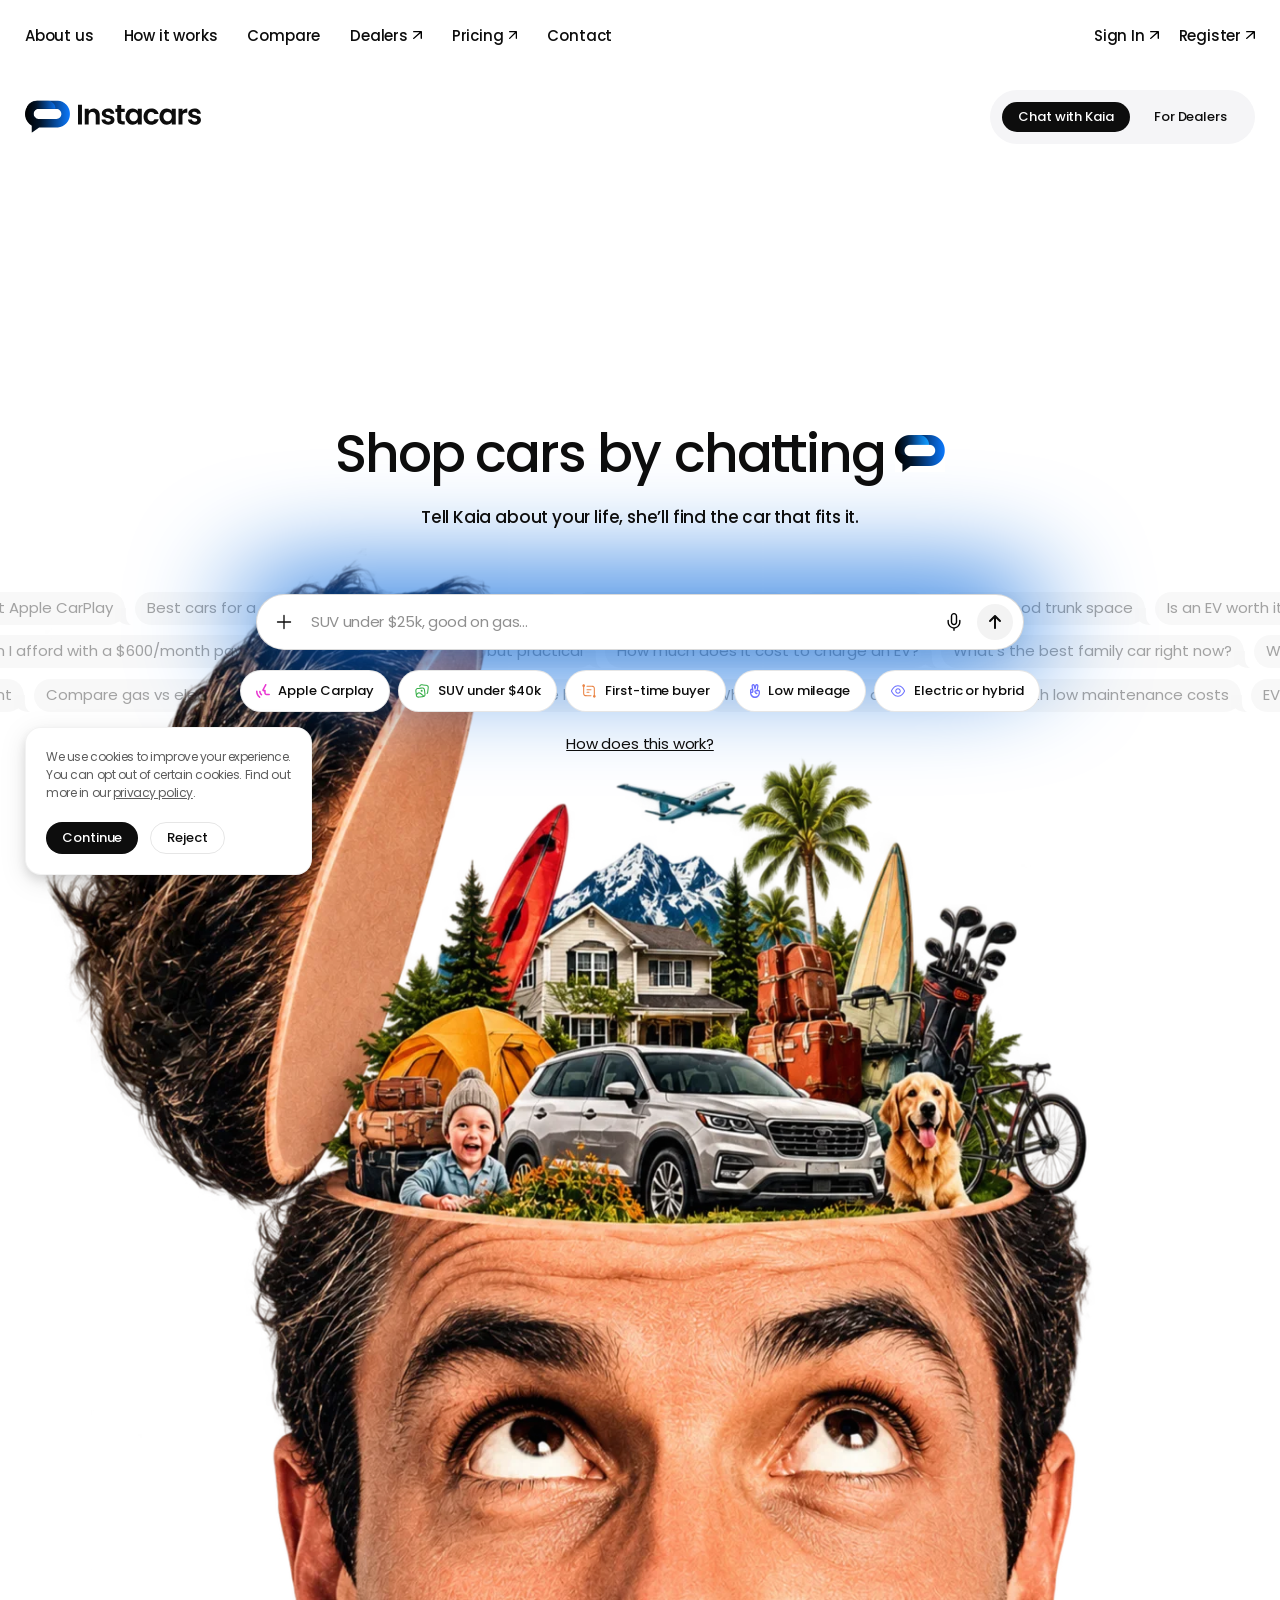
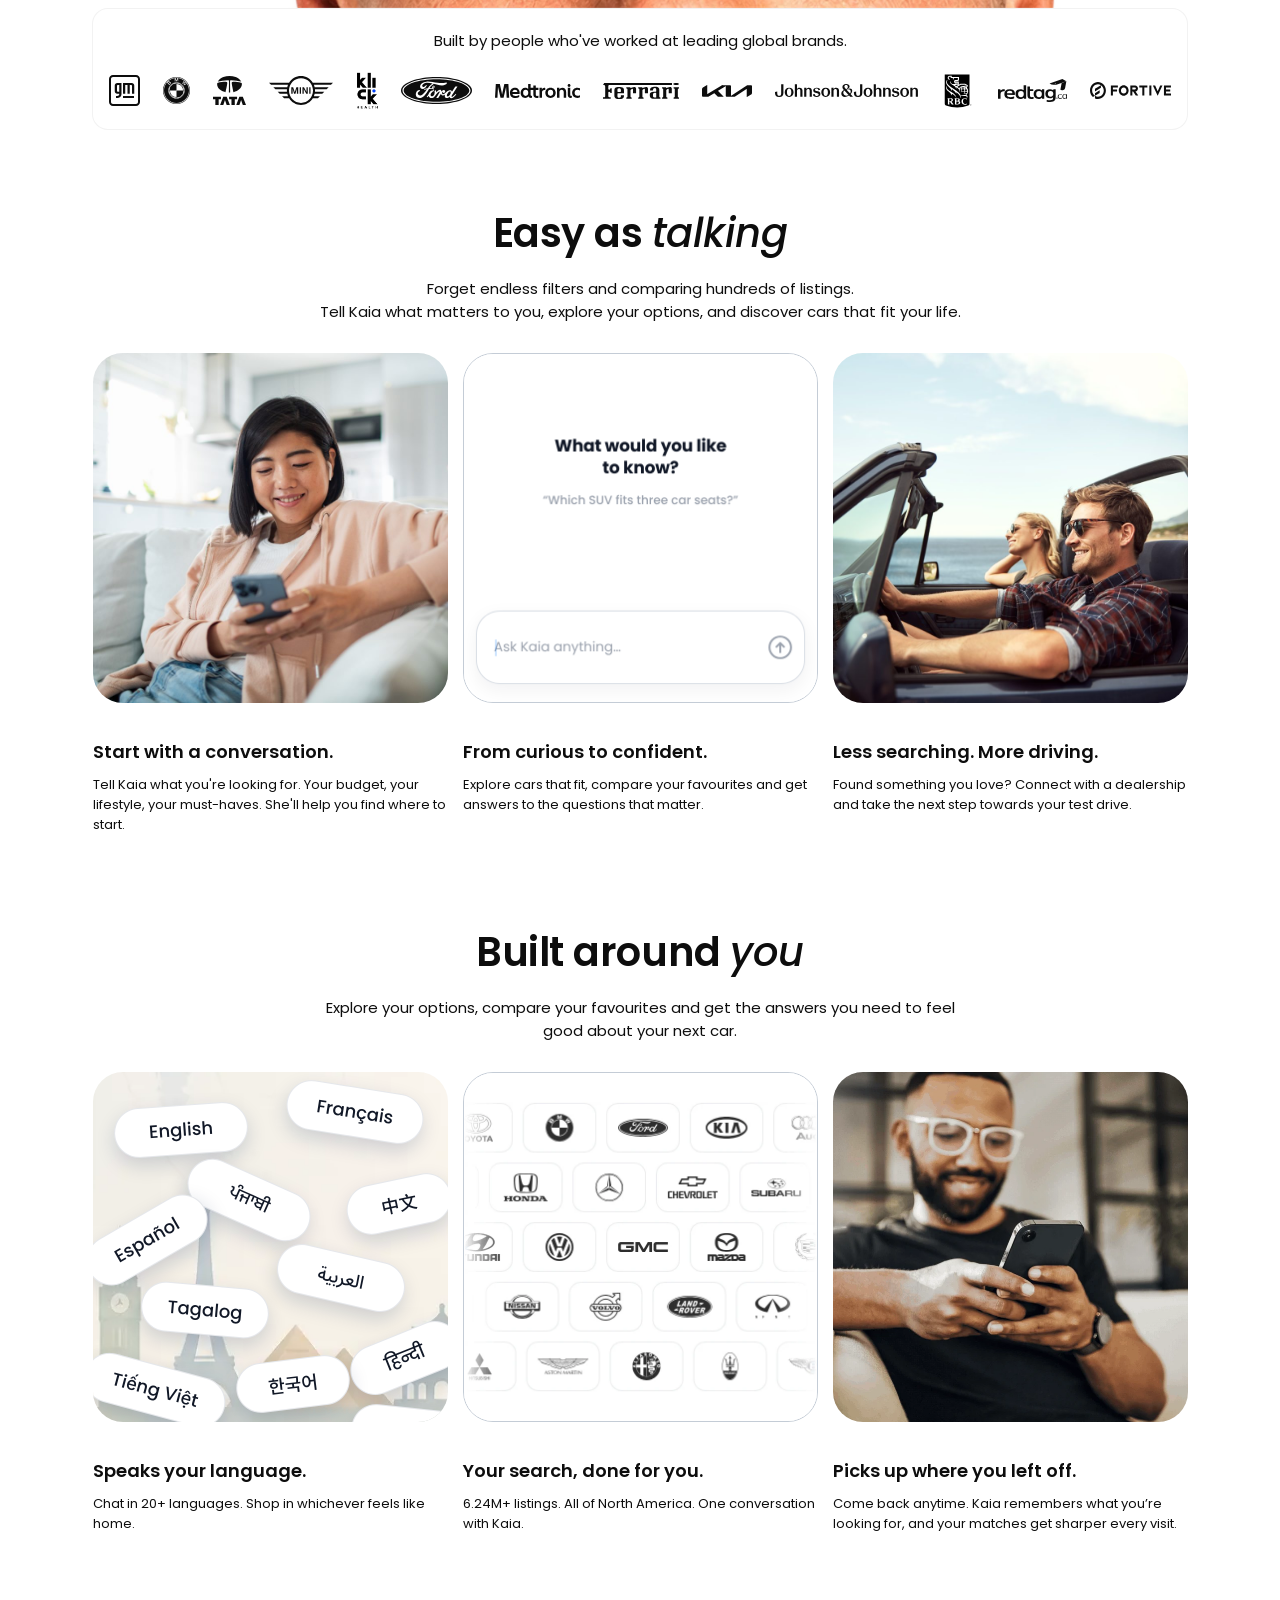
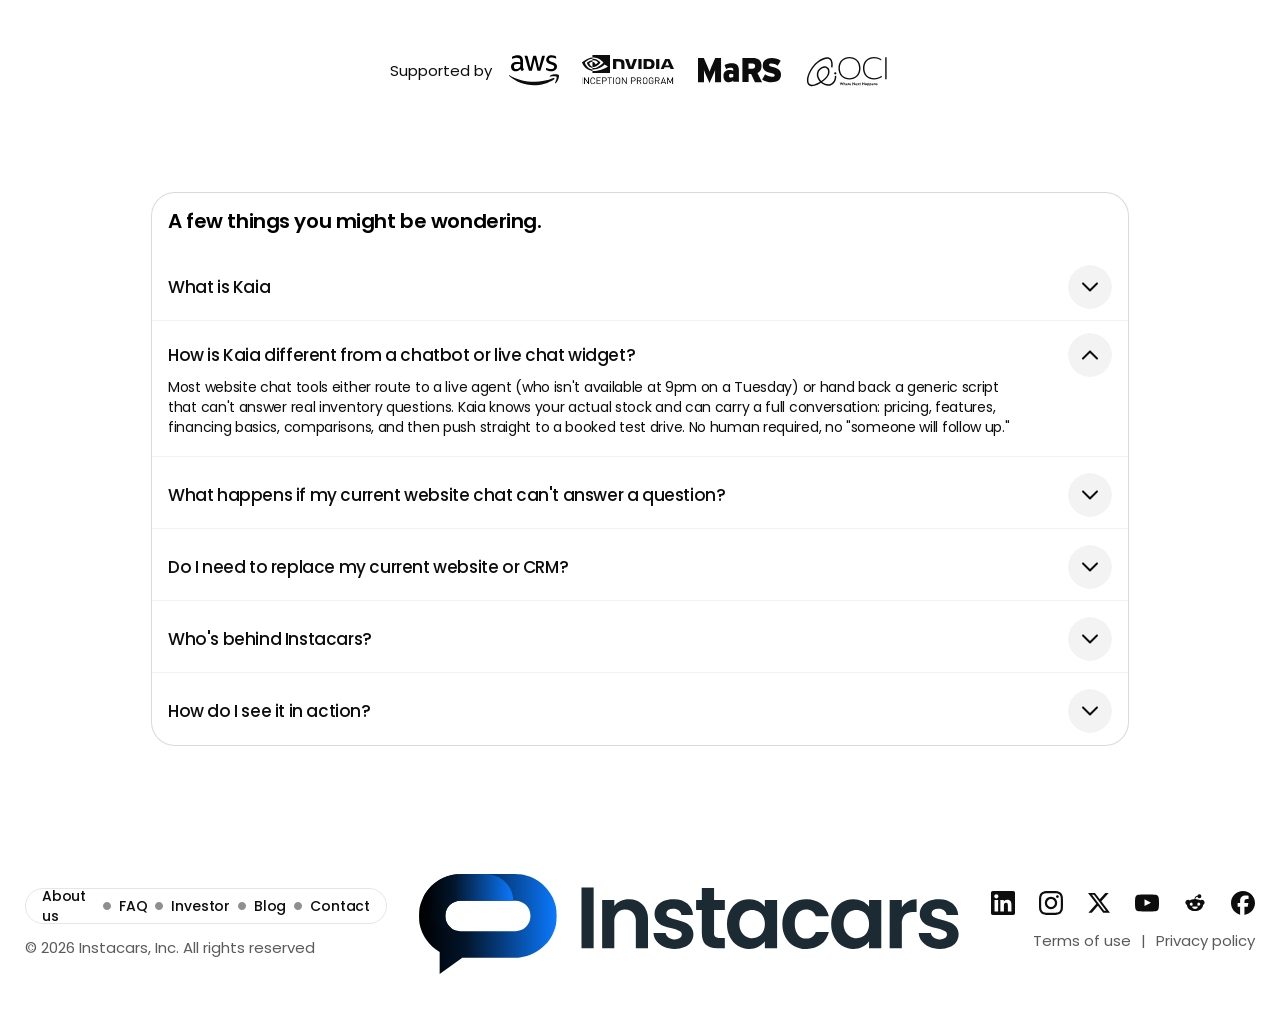
<file: index.html>
<!DOCTYPE html>
<html lang="en">
<head>
  <meta charset="utf-8" />
  <meta name="viewport" content="width=device-width, initial-scale=1" />
  <!-- Team preview: ask search engines not to list this page. Remove at public launch. -->
  <meta name="robots" content="noindex, nofollow" />
  <title>Instacars | Shop cars by chatting</title>
  <meta name="description" content="Tell Kaia about your life, she'll find the car that fits it." />
  <link rel="preconnect" href="https://fonts.googleapis.com" />
  <link rel="preconnect" href="https://fonts.gstatic.com" crossorigin />
  <link href="https://fonts.googleapis.com/css2?family=Poppins:ital,wght@0,400;0,500;0,600;1,500&display=swap" rel="stylesheet" />
  <link rel="stylesheet" href="styles.css" />
</head>
<body>
  <div class="page">

    <!-- Menu: logo + hamburger on phones/tablets, full two-row nav on desktop -->
    <header class="menu" data-menu>
      <a href="#" class="menu__logo" aria-label="Instacars home">
        <img src="assets/logo-header.svg" width="136" height="26" alt="Instacars" />
      </a>
      <button class="menu__toggle" type="button" aria-label="Open menu" aria-expanded="false" aria-controls="mobile-menu" data-menu-toggle>
        <img src="assets/icon-menu.svg" width="24" height="24" alt="" />
      </button>

      <!-- Full-screen menu for phones, foldables and tablets (Figma "mobile.menu") -->
      <div class="drawer" id="mobile-menu" role="dialog" aria-modal="true" aria-label="Menu" hidden data-drawer>
        <div class="drawer__top">
          <a href="#" class="menu__logo" aria-label="Instacars home">
            <img src="assets/logo-header.svg" width="136" height="26" alt="Instacars" />
          </a>
          <button class="menu__toggle" type="button" aria-label="Close menu" data-menu-close>
            <img src="assets/icon-close.svg" width="24" height="24" alt="" />
          </button>
        </div>

        <nav class="drawer__nav" aria-label="Mobile">
          <div class="drawer__group">
            <p class="drawer__label">EXPLORE</p>
            <ul class="drawer__links">
              <li><a class="drawer__row" href="about-us/"><img src="assets/mi-about.svg" alt="" />About us</a></li>
              <li><a class="drawer__row drawer__row--tall" href="how-it-works/"><img src="assets/mi-how.svg" alt="" />How it works</a></li>
              <li><a class="drawer__row" href="compare/"><img src="assets/mi-compare.svg" alt="" />Compare kaia</a></li>
              <li><a class="drawer__row" href="#"><img src="assets/mi-dealer.svg" alt="" />Dealers<img class="drawer__ext" src="assets/mi-arrow.svg" alt="" /></a></li>
              <li><a class="drawer__row" href="#"><img src="assets/mi-pricing.svg" alt="" />Pricing<img class="drawer__ext" src="assets/mi-arrow.svg" alt="" /></a></li>
              <li><a class="drawer__row" href="#faq"><img src="assets/mi-help.svg" alt="" />Help &amp; support</a></li>
            </ul>
          </div>
          <hr class="drawer__divider" />
          <div class="drawer__group">
            <p class="drawer__label">ACCOUNT</p>
            <ul class="drawer__links">
              <li><a class="drawer__row drawer__row--tall" href="#"><img src="assets/mi-preferences.svg" alt="" />Preferences</a></li>
              <li><a class="drawer__row" href="#"><img src="assets/mi-signout.svg" alt="" />Sign out</a></li>
            </ul>
          </div>
          <hr class="drawer__divider" />
          <div class="drawer__group">
            <p class="drawer__label">LEGAL</p>
            <ul class="drawer__links">
              <li><a class="drawer__row drawer__row--tall" href="https://instacars.io/page/terms-of-use" target="_blank" rel="noopener"><img src="assets/mi-terms.svg" alt="" />Terms of use</a></li>
              <li><a class="drawer__row" href="https://instacars.io/page/privacy-policy" target="_blank" rel="noopener"><img src="assets/mi-privacy.svg" alt="" />Privacy policy</a></li>
            </ul>
          </div>
        </nav>

        <div class="drawer__foot">
          <div class="drawer__social">
            <a href="https://www.linkedin.com/company/instacars-io/" target="_blank" rel="noopener" aria-label="LinkedIn"><img src="assets/social-linkedin.svg" width="24" height="24" alt="" /></a>
            <a href="https://www.instagram.com/instacars.io/" target="_blank" rel="noopener" aria-label="Instagram"><img src="assets/social-instagram.svg" width="24" height="24" alt="" /></a>
            <a href="https://twitter.com/instacarsio" target="_blank" rel="noopener" aria-label="X"><img src="assets/social-x.svg" width="24" height="24" alt="" /></a>
            <a href="https://www.youtube.com/@instacarsio" target="_blank" rel="noopener" aria-label="YouTube"><img src="assets/social-youtube.svg" width="24" height="24" alt="" /></a>
            <a href="https://www.reddit.com/user/instacarsio" target="_blank" rel="noopener" aria-label="Reddit"><img src="assets/social-reddit.svg" width="24" height="24" alt="" /></a>
            <a href="https://www.facebook.com/instacars.io/" target="_blank" rel="noopener" aria-label="Facebook"><img src="assets/social-facebook.svg" width="24" height="24" alt="" /></a>
          </div>
          <p class="drawer__copy">© 2026 Instacars, Inc. All rights reserved</p>
          <img src="assets/logo-footer.svg" class="drawer__logo drawer__logo--narrow" width="390" height="80" alt="" />
          <img src="assets/logo-footer-wide.svg" class="drawer__logo drawer__logo--wide" width="466" height="80" alt="" />
        </div>
      </div>
      <nav class="menu__nav" aria-label="Main">
        <ul class="menu__links">
          <li><a class="navlink" href="about-us/">About us</a></li>
          <!-- Subpage links are written for the published site, where this page is the root and subpages sit beside it -->
          <li><a class="navlink" href="how-it-works/">How it works</a></li>
          <li><a class="navlink" href="compare/">Compare</a></li>
          <li><a class="navlink" href="#">Dealers <img src="assets/nav-chevron.svg" alt="" /></a></li>
          <li><a class="navlink" href="pricing/">Pricing <img src="assets/nav-chevron.svg" alt="" /></a></li>
          <li><a class="navlink" href="contact/">Contact</a></li>
        </ul>
        <ul class="menu__account">
          <li><a class="navlink" href="#">Sign In <img src="assets/nav-chevron.svg" alt="" /></a></li>
          <li><a class="navlink" href="#">Register <img src="assets/nav-chevron.svg" alt="" /></a></li>
        </ul>
        <div class="seg">
          <a class="btn btn-primary" href="#" data-chat>Chat with Kaia</a>
          <a class="btn btn-ghost" href="#">For Dealers</a>
        </div>
      </nav>
    </header>

    <main>
      <section class="hero-head">
        <h1 class="hero-head__title">
          <span class="hero-head__line">Shop cars by</span>
          <span class="hero-head__line hero-head__line--icon">
            chatting
            <img src="assets/chat-icon@4x.png" class="chat-icon" width="50" height="37" alt="" />
          </span>
        </h1>
        <p class="hero-head__sub">Tell Kaia about your life, she’ll find <br />the car that fits it.</p>
      </section>

      <!-- Chat bubbles band + composer + suggestions -->
      <section class="stage">
        <div class="tags" aria-hidden="true" data-tags></div>

        <form class="composer" data-composer>
          <p class="composer__status" role="status" aria-live="polite" data-voice-status hidden></p>
          <label class="visually-hidden" for="kaia-input">Tell Kaia what you're looking for</label>
          <textarea id="kaia-input" class="composer__input" rows="1"
            placeholder="SUV under $25k, good on gas..." data-input></textarea>
          <div class="composer__actions">
            <button type="button" class="composer__btn composer__btn--add" aria-label="Add attachment">
              <img src="assets/icon-plus.svg" width="20" height="20" alt="" />
            </button>
            <div class="composer__right">
              <button type="button" class="composer__btn composer__btn--mic" aria-label="Speak instead of typing" aria-pressed="false" data-mic>
                <img src="assets/icon-mic.svg" width="34" height="34" alt="" />
              </button>
              <button type="submit" class="composer__send" aria-label="Send" data-send>
                <img src="assets/icon-send.svg" width="20" height="20" alt="" />
              </button>
            </div>
          </div>
        </form>

        <div class="suggest">
          <ul class="tokens" aria-label="Suggested searches">
            <li><button type="button" class="token" data-fill="Apple Carplay"><img src="assets/tok-carplay.svg" width="14" height="14" alt="" />Apple Carplay</button></li>
            <li><button type="button" class="token" data-fill="SUV under $40k"><img src="assets/tok-suv.svg" width="16" height="16" alt="" />SUV under $40k</button></li>
            <li><button type="button" class="token" data-fill="First-time buyer"><img src="assets/tok-firsttime.svg" width="16" height="16" alt="" />First-time buyer</button></li>
            <li><button type="button" class="token" data-fill="Low mileage"><img src="assets/tok-mileage.svg" width="10" height="14" alt="" />Low mileage</button></li>
            <li><button type="button" class="token" data-fill="Electric or hybrid"><img src="assets/tok-electric.svg" width="16" height="16" alt="" />Electric or hybrid</button></li>
          </ul>
          <a href="#how-it-works" class="suggest__how" aria-haspopup="dialog" aria-controls="faq-modal" data-faq-modal-open>How does this work?</a>
        </div>
      </section>

      <div class="hero-art">
        <img src="assets/hero.webp"
          srcset="assets/hero.webp 1600w, assets/hero-lg.webp 2200w"
          sizes="(min-width: 1024px) 1488px, (min-width: 768px) 850px, 140vw"
          alt="A man looking up, with a family, SUV, dog and travel gear sitting on top of his head" />
      </div>

      <section class="brands">
        <div class="brands__card">
          <p class="brands__text">Built by people who've worked at leading <br />global brands.</p>
          <div class="marquee" aria-label="Brands our team has worked with">
            <div class="marquee__track" data-marquee>
              <ul class="brands__row">
                <li><img src="assets/b-gm.svg" width="31" height="31" alt="GM" /></li>
                <li class="bmw" role="img" aria-label="BMW">
                  <img src="assets/b-bmw-l3.svg" alt="" class="bmw__l3" />
                  <img src="assets/b-bmw-l5.svg" alt="" class="bmw__l5" />
                  <img src="assets/b-bmw-l4.svg" alt="" class="bmw__l4" />
                  <img src="assets/b-bmw-l2.svg" alt="" class="bmw__l2" />
                </li>
                <li><img src="assets/b-tata.svg" width="33" height="29" alt="Tata" /></li>
                <li><img src="assets/b-mini.svg" width="64" height="29" alt="MINI" /></li>
                <li class="klick"><img src="assets/b-klick.jpg" alt="Klick Health" /></li>
                <li><img src="assets/b-ford.svg" width="71" height="27" alt="Ford" /></li>
                <li><img src="assets/b-medtronic.svg" width="85" height="14" alt="Medtronic" /></li>
                <li><img src="assets/b-ferrari.svg" width="76" height="16" alt="Ferrari" /></li>
                <li><img src="assets/b-kia.svg" width="50" height="12" alt="Kia" /></li>
                <li><img src="assets/b-jnj.svg" width="143" height="13" alt="Johnson &amp; Johnson" /></li>
                <li><img src="assets/b-rbc.svg" width="34" height="34" alt="RBC" /></li>
                <li><img src="assets/b-creative.svg" width="69" height="23" alt="Creative" /></li>
                <li><img src="assets/b-fortive.svg" width="81" height="17" alt="Fortive" /></li>
              </ul>
            </div>
          </div>
        </div>
      </section>

      <section class="feature" id="how-it-works">
        <div class="section-head">
          <h2 class="section-title">Easy as <em>talking</em></h2>
          <p class="section-sub">Forget endless filters and comparing hundreds of listings.<br />Tell Kaia what matters to you, explore your options, and discover cars that fit your life.</p>
        </div>
        <div class="carousel" data-carousel>
          <ul class="carousel__track" data-track>
            <li class="card">
              <div class="card__media"><img src="assets/card-conversation.jpg" alt="Woman smiling at her phone on a couch" loading="lazy" /></div>
              <h3 class="card__title">Start with a conversation.</h3>
              <p class="card__body">Tell Kaia what you're looking for. Your budget, your lifestyle, your must-haves. She'll help you find where to start.</p>
            </li>
            <li class="card">
              <div class="card__media card__media--outlined"><img src="assets/card-curious.gif" alt="Kaia chat asking: What would you like to know?" loading="lazy" /></div>
              <h3 class="card__title">From curious to confident.</h3>
              <p class="card__body">Explore cars that fit, compare your favourites and get answers to the questions that matter.</p>
            </li>
            <li class="card">
              <div class="card__media"><img src="assets/card-driving.jpg" alt="Couple driving a convertible" loading="lazy" /></div>
              <h3 class="card__title">Less searching. More driving.</h3>
              <p class="card__body">Found something you love? Connect with a dealership and take the next step towards your test drive.</p>
            </li>
          </ul>
          <div class="carousel__nav">
            <button type="button" class="carousel__arrow" data-prev aria-label="Previous"><img src="assets/arrow-right.svg" width="17" height="13" alt="" class="flip" /></button>
            <button type="button" class="carousel__arrow" data-next aria-label="Next"><img src="assets/arrow-right.svg" width="17" height="13" alt="" /></button>
          </div>
        </div>
      </section>

      <section class="feature feature--white">
        <div class="section-head">
          <h2 class="section-title">Built around <em>you</em></h2>
          <p class="section-sub">Explore your options, compare your favourites and get the answers you need to feel<br />good about your next car.</p>
        </div>
        <div class="carousel" data-carousel>
          <ul class="carousel__track" data-track>
            <li class="card">
              <div class="card__media card__media--lang">
                <img src="assets/card-lang-bg.webp" alt="" class="lang__bg" loading="lazy" />
                <img src="assets/card-lang.png" alt="Language bubbles: English, Español, Tagalog, Français, Punjabi, Arabic, Korean" class="lang__fg" loading="lazy" />
              </div>
              <h3 class="card__title">Speaks your language.</h3>
              <p class="card__body">Chat in 20+ languages. Shop in whichever feels like home.</p>
            </li>
            <li class="card">
              <div class="card__media card__media--outlined"><img src="assets/card-brandwall.webp" alt="Car brand logos" loading="lazy" /></div>
              <h3 class="card__title">Your search, done for you.</h3>
              <p class="card__body">6.24M+ listings. All of North America. One conversation with Kaia.</p>
            </li>
            <li class="card">
              <div class="card__media"><img src="assets/card-picksup.webp" alt="Man smiling at his phone" loading="lazy" /></div>
              <h3 class="card__title">Picks up where you left off.</h3>
              <p class="card__body">Come back anytime. Kaia remembers what you’re looking for, and your matches get sharper every visit.</p>
            </li>
          </ul>
          <div class="carousel__nav">
            <button type="button" class="carousel__arrow" data-prev aria-label="Previous"><img src="assets/arrow-right.svg" width="17" height="13" alt="" class="flip" /></button>
            <button type="button" class="carousel__arrow" data-next aria-label="Next"><img src="assets/arrow-right.svg" width="17" height="13" alt="" /></button>
          </div>
        </div>
      </section>

      <section class="supported">
        <p class="supported__title">Supported by</p>
        <ul class="supported__row">
          <li class="aws"><img src="assets/s-aws.svg" alt="AWS" /></li>
          <li class="nvidia" role="img" aria-label="NVIDIA Inception Program">
            <span class="nvidia__mark">
              <img src="assets/s-nvidia-eye.svg" width="27" height="18" alt="" class="nvidia__eye" />
              <img src="assets/s-nvidia-word.svg" width="61" height="10" alt="" class="nvidia__word" />
            </span>
            <span class="nvidia__inception"><img src="assets/s-nvidia-inception.png" alt="" /></span>
          </li>
          <li class="mars"><img src="assets/s-mars.svg" alt="MaRS" /></li>
          <li class="oci"><img src="assets/s-oci.svg" width="74" height="30" alt="OCI" /></li>
        </ul>
      </section>

      <section class="faq" id="faq">
        <h2 class="faq__title">A few things you might be <br />wondering.</h2>
        <div class="faq__list" data-faq></div>
      </section>
    </main>

    <footer class="footer">
      <div class="footer__left">
        <nav class="footer__links" aria-label="Footer">
          <a href="about-us/">About us</a><img src="assets/dot.svg" alt="" />
          <a href="#faq">FAQ</a><img src="assets/dot.svg" alt="" />
          <a href="contact/#investor">Investor</a><img src="assets/dot.svg" alt="" />
          <a href="#">Blog</a><img src="assets/dot.svg" alt="" />
          <a href="contact/">Contact</a>
        </nav>
        <p class="footer__copy">© 2026 Instacars, Inc. All rights reserved</p>
      </div>
      <img src="assets/logo-footer-desktop.svg" class="footer__logo footer__logo--desktop" width="899" height="166" alt="" />
      <div class="footer__right">
        <div class="footer__social">
          <a href="https://www.linkedin.com/company/instacars-io/" target="_blank" rel="noopener" aria-label="LinkedIn"><img src="assets/social-linkedin.svg" width="24" height="24" alt="" /></a>
          <a href="https://www.instagram.com/instacars.io/" target="_blank" rel="noopener" aria-label="Instagram"><img src="assets/social-instagram.svg" width="24" height="24" alt="" /></a>
          <a href="https://twitter.com/instacarsio" target="_blank" rel="noopener" aria-label="X"><img src="assets/social-x.svg" width="24" height="24" alt="" /></a>
          <a href="https://www.youtube.com/@instacarsio" target="_blank" rel="noopener" aria-label="YouTube"><img src="assets/social-youtube.svg" width="24" height="24" alt="" /></a>
          <a href="https://www.reddit.com/user/instacarsio" target="_blank" rel="noopener" aria-label="Reddit"><img src="assets/social-reddit.svg" width="24" height="24" alt="" /></a>
          <a href="https://www.facebook.com/instacars.io/" target="_blank" rel="noopener" aria-label="Facebook"><img src="assets/social-facebook.svg" width="24" height="24" alt="" /></a>
        </div>
        <p class="footer__legal"><a href="https://instacars.io/page/terms-of-use" target="_blank" rel="noopener">Terms of use</a><span aria-hidden="true">|</span><a href="https://instacars.io/page/privacy-policy" target="_blank" rel="noopener">Privacy policy</a></p>
      </div>
      <img src="assets/logo-footer.svg" class="footer__logo footer__logo--narrow" width="390" height="80" alt="" />
      <img src="assets/logo-footer-wide.svg" class="footer__logo footer__logo--wide" width="466" height="80" alt="" />
    </footer>
  </div>

  <!-- "How does this work?" modal (Figma 6407:1543) -->
  <dialog class="modal" id="faq-modal" aria-labelledby="faq-modal-title" data-faq-modal>
    <div class="modal__header">
      <h2 class="modal__title" id="faq-modal-title">Frequently asked questions</h2>
      <button type="button" class="modal__close" aria-label="Close" data-faq-modal-close>
        <img src="assets/icon-close-thin.svg" width="20" height="20" alt="" />
      </button>
    </div>
    <div class="modal__list" data-faq-modal-list></div>
  </dialog>

  <div class="cookie" data-cookie hidden>
    <p>We use cookies to improve your experience. You can opt out of certain cookies. Find out more in our <a href="https://instacars.io/page/privacy-policy" target="_blank" rel="noopener">privacy policy</a>.</p>
    <div class="cookie__actions">
      <button type="button" class="btn btn-primary" data-cookie-choice="accepted">Continue</button>
      <button type="button" class="btn btn-outline" data-cookie-choice="rejected">Reject</button>
    </div>
  </div>

  <script src="voice-input.js"></script>
  <script src="script.js"></script>
</body>
</html>
</file>
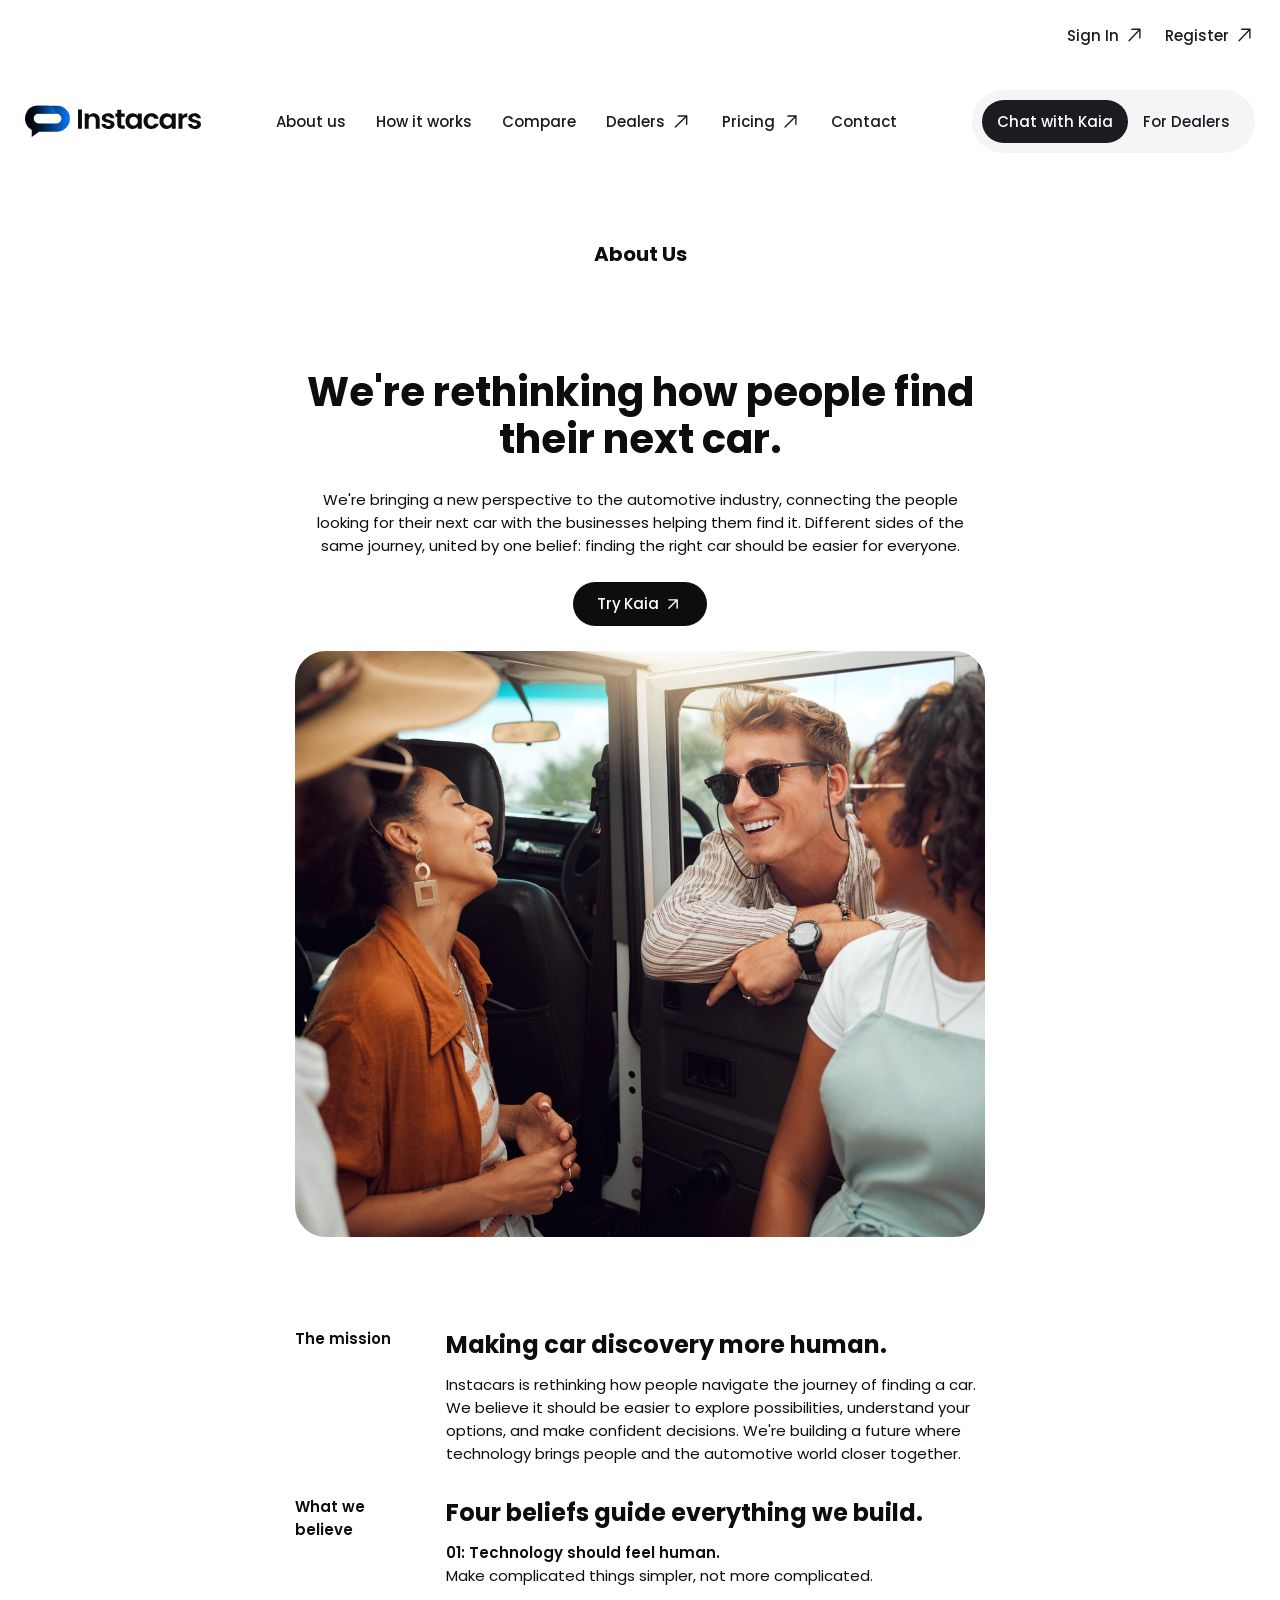
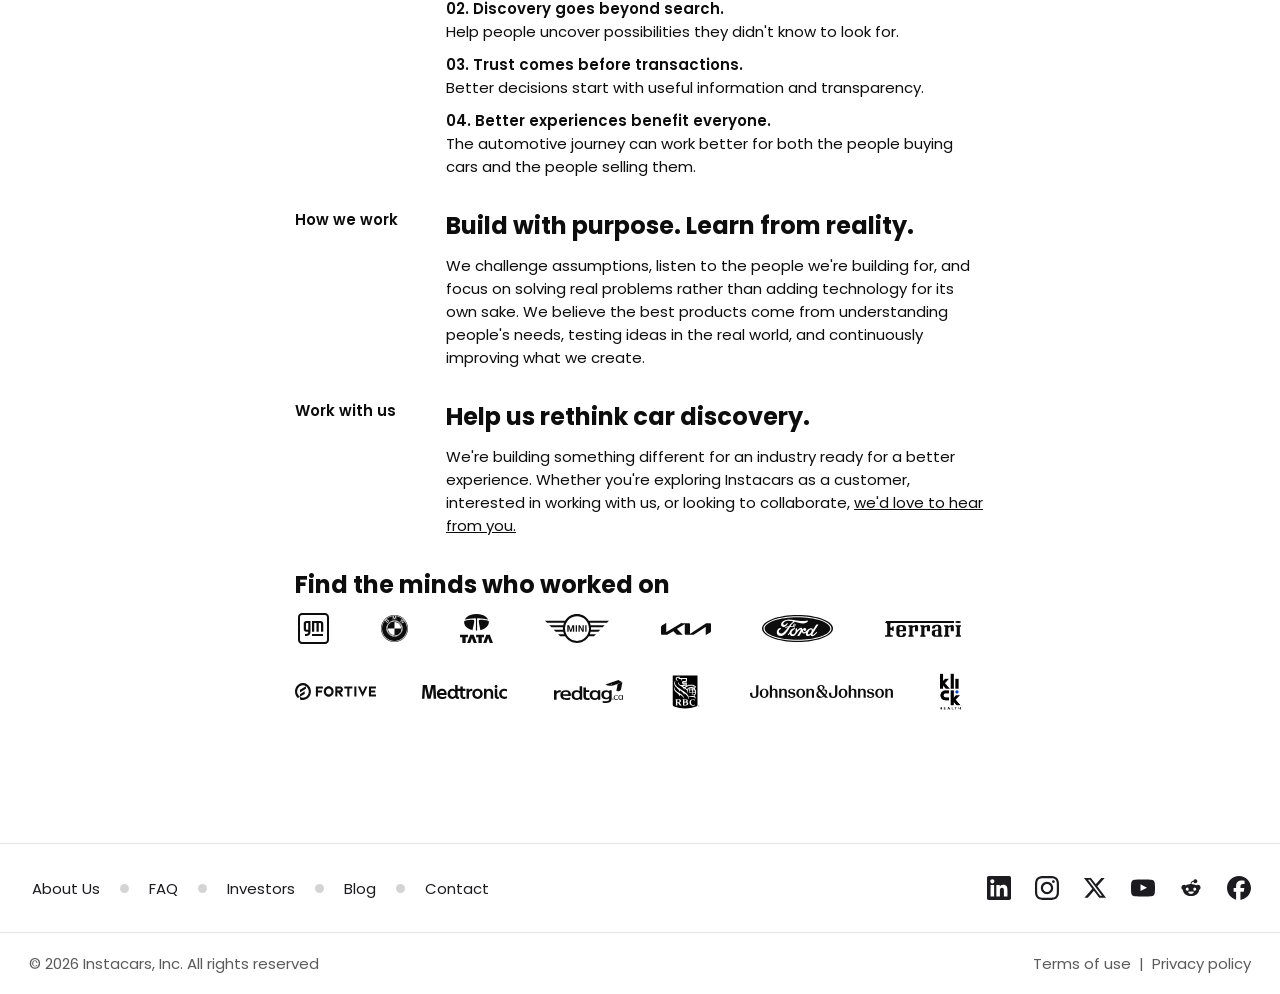
<file: about-us/index.html>
<!DOCTYPE html>
<html lang="en">
<head>
  <meta charset="utf-8" />
  <meta name="viewport" content="width=device-width, initial-scale=1" />
  <!-- Team preview: ask search engines not to list this page. Remove at public launch. -->
  <meta name="robots" content="noindex, nofollow" />
  <title>About Us | Instacars</title>
  <meta name="description" content="We're rethinking how people find their next car, connecting car shoppers with the businesses helping them find it." />
  <link rel="preconnect" href="https://fonts.googleapis.com" />
  <link rel="preconnect" href="https://fonts.gstatic.com" crossorigin />
  <link href="https://fonts.googleapis.com/css2?family=Poppins:wght@400;500;600;700&display=swap" rel="stylesheet" />
  <link rel="stylesheet" href="styles.css" />
</head>
<body>

  <!-- Top nav (6002:4653), same as How it works. Links are written for the published site, where this page sits in /about-us/. -->
  <header class="nav col">
    <ul class="nav__account">
      <li><a class="nav__link" href="#">Sign In <img src="assets/nav-arrow.svg" width="21" height="21" alt="" /></a></li>
      <li><a class="nav__link" href="#">Register <img src="assets/nav-arrow.svg" width="21" height="21" alt="" /></a></li>
    </ul>
    <div class="nav__main">
      <a class="nav__logo" href="../" aria-label="Instacars home"><img src="assets/logo-header.svg" width="176" height="34" alt="Instacars" /></a>
      <nav aria-label="Main">
        <ul class="nav__links">
          <li><a class="nav__link" href="./" aria-current="page">About us</a></li>
          <li><a class="nav__link" href="../how-it-works/">How it works</a></li>
          <li><a class="nav__link" href="../compare/">Compare</a></li>
          <li><a class="nav__link" href="#">Dealers <img src="assets/nav-arrow.svg" width="21" height="21" alt="" /></a></li>
          <li><a class="nav__link" href="../pricing/">Pricing <img src="assets/nav-arrow.svg" width="21" height="21" alt="" /></a></li>
          <li><a class="nav__link" href="../contact/">Contact</a></li>
        </ul>
      </nav>
      <div class="nav__cta">
        <a class="nav__btn nav__btn--dark" href="../">Chat with Kaia</a>
        <a class="nav__btn" href="../pricing/">For Dealers</a>
      </div>
      <!-- Below 1180px the nav collapses into this button and the full-screen menu (same as the marketplace homepage) -->
      <button class="nav__toggle" type="button" aria-label="Open menu" aria-expanded="false" aria-controls="mobile-menu" data-menu-toggle>
        <img src="assets/icon-menu.svg" width="24" height="24" alt="" />
      </button>
    </div>
  </header>

  <div class="drawer" id="mobile-menu" role="dialog" aria-modal="true" aria-label="Menu" hidden data-drawer>
    <div class="drawer__top">
      <a href="../" class="drawer__logo-link" aria-label="Instacars home">
        <img src="assets/logo-header.svg" width="136" height="26" alt="Instacars" />
      </a>
      <button class="nav__toggle" type="button" aria-label="Close menu" data-menu-close>
        <img src="assets/icon-close.svg" width="24" height="24" alt="" />
      </button>
    </div>
    <nav class="drawer__nav" aria-label="Mobile">
      <div class="drawer__group">
        <ul class="drawer__links">
          <li><a class="drawer__row" href="./" aria-current="page"><img src="assets/mi-about.svg" alt="" />About us</a></li>
          <li><a class="drawer__row drawer__row--tall" href="../how-it-works/"><img src="assets/mi-how.svg" alt="" />How it works</a></li>
          <li><a class="drawer__row" href="../compare/"><img src="assets/mi-compare.svg" alt="" />Compare kaia</a></li>
          <li><a class="drawer__row" href="#"><img src="assets/mi-dealer.svg" alt="" />Dealers<img class="drawer__ext" src="assets/mi-arrow.svg" alt="" /></a></li>
          <li><a class="drawer__row" href="../pricing/"><img src="assets/mi-pricing.svg" alt="" />Pricing<img class="drawer__ext" src="assets/mi-arrow.svg" alt="" /></a></li>
          <li><a class="drawer__row" href="../#faq"><img src="assets/mi-help.svg" alt="" />Help &amp; support</a></li>
        </ul>
      </div>
      <hr class="drawer__divider" />
      <div class="drawer__group">
        <p class="drawer__label">ACCOUNT</p>
        <ul class="drawer__links">
          <li><a class="drawer__row drawer__row--tall" href="#"><img src="assets/mi-preferences.svg" alt="" />Preferences</a></li>
          <li><a class="drawer__row" href="#"><img src="assets/mi-signout.svg" alt="" />Sign out</a></li>
        </ul>
      </div>
      <hr class="drawer__divider" />
      <div class="drawer__group">
        <p class="drawer__label">LEGAL</p>
        <ul class="drawer__links">
          <li><a class="drawer__row drawer__row--tall" href="https://instacars.io/page/terms-of-use" target="_blank" rel="noopener"><img src="assets/mi-terms.svg" alt="" />Terms of use</a></li>
          <li><a class="drawer__row" href="https://instacars.io/page/privacy-policy" target="_blank" rel="noopener"><img src="assets/mi-privacy.svg" alt="" />Privacy policy</a></li>
        </ul>
      </div>
    </nav>
    <div class="drawer__foot">
      <div class="drawer__social">
        <a href="https://www.linkedin.com/company/instacars-io/" target="_blank" rel="noopener" aria-label="LinkedIn"><img src="assets/social-linkedin.svg" width="24" height="24" alt="" /></a>
        <a href="https://www.instagram.com/instacars.io/" target="_blank" rel="noopener" aria-label="Instagram"><img src="assets/social-instagram.svg" width="24" height="24" alt="" /></a>
        <a href="https://twitter.com/instacarsio" target="_blank" rel="noopener" aria-label="X"><img src="assets/social-x.svg" width="24" height="24" alt="" /></a>
        <a href="https://www.youtube.com/@instacarsio" target="_blank" rel="noopener" aria-label="YouTube"><img src="assets/social-youtube.svg" width="24" height="24" alt="" /></a>
        <a href="https://www.reddit.com/user/instacarsio" target="_blank" rel="noopener" aria-label="Reddit"><img src="assets/social-reddit.svg" width="24" height="24" alt="" /></a>
        <a href="https://www.facebook.com/instacars.io/" target="_blank" rel="noopener" aria-label="Facebook"><img src="assets/social-facebook.svg" width="24" height="24" alt="" /></a>
      </div>
      <p class="drawer__copy">© 2026 Instacars, Inc. All rights reserved</p>
      <img src="assets/logo-footer.svg" class="drawer__logo drawer__logo--narrow" width="390" height="80" alt="" />
      <img src="assets/logo-footer-wide.svg" class="drawer__logo drawer__logo--wide" width="466" height="80" alt="" />
    </div>
  </div>

  <main class="col">
    <article class="hiw">
      <p class="page-label">About Us</p>

      <!-- Header content (6002:4570) -->
      <header class="hiw__head">
        <h1 class="hiw__title">We're rethinking how people find their next car.</h1>
        <p class="hiw__intro">We're bringing a new perspective to the automotive industry, connecting the people looking for their next car with the businesses helping them find it. Different sides of the same journey, united by one belief: finding the right car should be easier for everyone.</p>
        <a class="btn btn--dark" href="../">Try Kaia <img src="assets/icon-arrow-up-right.svg" width="20" height="20" alt="" /></a>
        <img class="hiw__photo" src="assets/hero.jpg" width="690" height="586" alt="Friends laughing together at the open door of an off-road vehicle" />
      </header>

      <!-- Full content (6002:4580) -->
      <div class="hiw__steps">
        <section class="step" aria-labelledby="mission">
          <p class="step__label">The mission</p>
          <div class="step__body">
            <h2 id="mission">Making car discovery more human.</h2>
            <div class="step__text">
              <p>Instacars is rethinking how people navigate the journey of finding a car. We believe it should be easier to explore possibilities, understand your options, and make confident decisions. We're building a future where technology brings people and the automotive world closer together.</p>
            </div>
          </div>
        </section>

        <section class="step" aria-labelledby="beliefs">
          <p class="step__label">What we believe</p>
          <div class="step__body">
            <h2 id="beliefs">Four beliefs guide everything we build.</h2>
            <ul class="beliefs">
              <li><strong>01: Technology should feel human.</strong> Make complicated things simpler, not more complicated.</li>
              <li><strong>02. Discovery goes beyond search.</strong> Help people uncover possibilities they didn't know to look for.</li>
              <li><strong>03. Trust comes before transactions.</strong> Better decisions start with useful information and transparency.</li>
              <li><strong>04. Better experiences benefit everyone.</strong> The automotive journey can work better for both the people buying cars and the people selling them.</li>
            </ul>
          </div>
        </section>

        <section class="step" aria-labelledby="how-we-work">
          <p class="step__label">How we work</p>
          <div class="step__body">
            <h2 id="how-we-work">Build with purpose. Learn from reality.</h2>
            <div class="step__text">
              <p>We challenge assumptions, listen to the people we're building for, and focus on solving real problems rather than adding technology for its own sake. We believe the best products come from understanding people's needs, testing ideas in the real world, and continuously improving what we create.</p>
            </div>
          </div>
        </section>

        <section class="step" aria-labelledby="work-with-us">
          <p class="step__label">Work with us</p>
          <div class="step__body">
            <h2 id="work-with-us">Help us rethink car discovery.</h2>
            <div class="step__text">
              <p>We're building something different for an industry ready for a better experience. Whether you're exploring Instacars as a customer, interested in working with us, or looking to collaborate, <a class="text-link" href="#">we'd love to hear from you.</a></p>
            </div>
          </div>
        </section>

        <!-- Brand logos (6041:1864): two rows, spread edge to edge -->
        <section class="step step--closing" aria-labelledby="minds">
          <div class="step__body">
            <h2 id="minds">Find the minds who worked on</h2>
            <!-- Desktop/tablet: two still rows. Phones: one looping strip, like the marketplace homepage (script.js adds the copies) -->
            <div class="minds">
              <div class="minds__track" data-marquee>
              <ul class="minds__row minds__row--1" aria-label="Brands our team has worked with">
                <li><img src="assets/b-gm.svg" width="31" height="31" alt="GM" /></li>
                <li class="bmw" role="img" aria-label="BMW">
                  <img src="assets/b-bmw-l3.svg" alt="" class="bmw__l3" />
                  <img src="assets/b-bmw-l5.svg" alt="" class="bmw__l5" />
                  <img src="assets/b-bmw-l4.svg" alt="" class="bmw__l4" />
                  <img src="assets/b-bmw-l2.svg" alt="" class="bmw__l2" />
                </li>
                <li><img src="assets/b-tata.svg" width="33" height="29" alt="Tata" /></li>
                <li><img src="assets/b-mini.svg" width="64" height="29" alt="MINI" /></li>
                <li><img src="assets/b-kia.svg" width="50" height="12" alt="Kia" /></li>
                <li><img src="assets/b-ford.svg" width="71" height="27" alt="Ford" /></li>
                <li><img src="assets/b-ferrari.svg" width="76" height="16" alt="Ferrari" /></li>
              </ul>
              <ul class="minds__row minds__row--2" aria-label="More brands our team has worked with">
                <li><img src="assets/b-fortive.svg" width="81" height="17" alt="Fortive" /></li>
                <li><img src="assets/b-medtronic.svg" width="85" height="14" alt="Medtronic" /></li>
                <li><img src="assets/b-creative.svg" width="69" height="23" alt="redtag.ca" /></li>
                <li><img src="assets/b-rbc.svg" width="34" height="34" alt="RBC" /></li>
                <li><img src="assets/b-jnj.svg" width="143" height="13" alt="Johnson &amp; Johnson" /></li>
                <li class="klick"><img src="assets/b-klick.jpg" alt="Klick Health" /></li>
              </ul>
              </div>
            </div>
          </div>
        </section>
      </div>
    </article>
  </main>

  <!-- Footer (6437:278), same as How it works -->
  <footer class="footer">
    <div class="footer__top">
      <div class="col footer__inner">
        <nav class="footer__links" aria-label="Footer">
          <a href="./" aria-current="page">About Us</a><span class="footer__dot" aria-hidden="true"></span>
          <a href="../#faq">FAQ</a><span class="footer__dot" aria-hidden="true"></span>
          <a href="../contact/#investor">Investors</a><span class="footer__dot" aria-hidden="true"></span>
          <a href="#">Blog</a><span class="footer__dot" aria-hidden="true"></span>
          <a href="../contact/">Contact</a>
        </nav>
        <div class="footer__social">
          <a href="https://www.linkedin.com/company/instacars-io/" target="_blank" rel="noopener" aria-label="LinkedIn"><img src="assets/social-linkedin.svg" width="24" height="24" alt="" /></a>
          <a href="https://www.instagram.com/instacars.io/" target="_blank" rel="noopener" aria-label="Instagram"><img src="assets/social-instagram.svg" width="24" height="24" alt="" /></a>
          <a href="https://twitter.com/instacarsio" target="_blank" rel="noopener" aria-label="X"><img src="assets/social-x.svg" width="24" height="24" alt="" /></a>
          <a href="https://www.youtube.com/@instacarsio" target="_blank" rel="noopener" aria-label="YouTube"><img src="assets/social-youtube.svg" width="24" height="24" alt="" /></a>
          <a href="https://www.reddit.com/user/instacarsio" target="_blank" rel="noopener" aria-label="Reddit"><img src="assets/social-reddit.svg" width="24" height="24" alt="" /></a>
          <a href="https://www.facebook.com/instacars.io/" target="_blank" rel="noopener" aria-label="Facebook"><img src="assets/social-facebook.svg" width="24" height="24" alt="" /></a>
        </div>
      </div>
    </div>
    <div class="col footer__bottom">
      <p>© 2026 Instacars, Inc. All rights reserved</p>
      <p class="footer__legal"><a href="https://instacars.io/page/terms-of-use" target="_blank" rel="noopener">Terms of use</a><span aria-hidden="true">|</span><a href="https://instacars.io/page/privacy-policy" target="_blank" rel="noopener">Privacy policy</a></p>
    </div>
    <!-- Phones only: the big IC mark peeking in at the bottom, as on How it works -->
    <img src="assets/logo-footer.svg" class="footer__mark footer__mark--narrow" width="390" height="80" alt="" />
    <img src="assets/logo-footer-wide.svg" class="footer__mark footer__mark--wide" width="466" height="80" alt="" />
  </footer>

  <script src="script.js"></script>
</body>
</html>
</file>
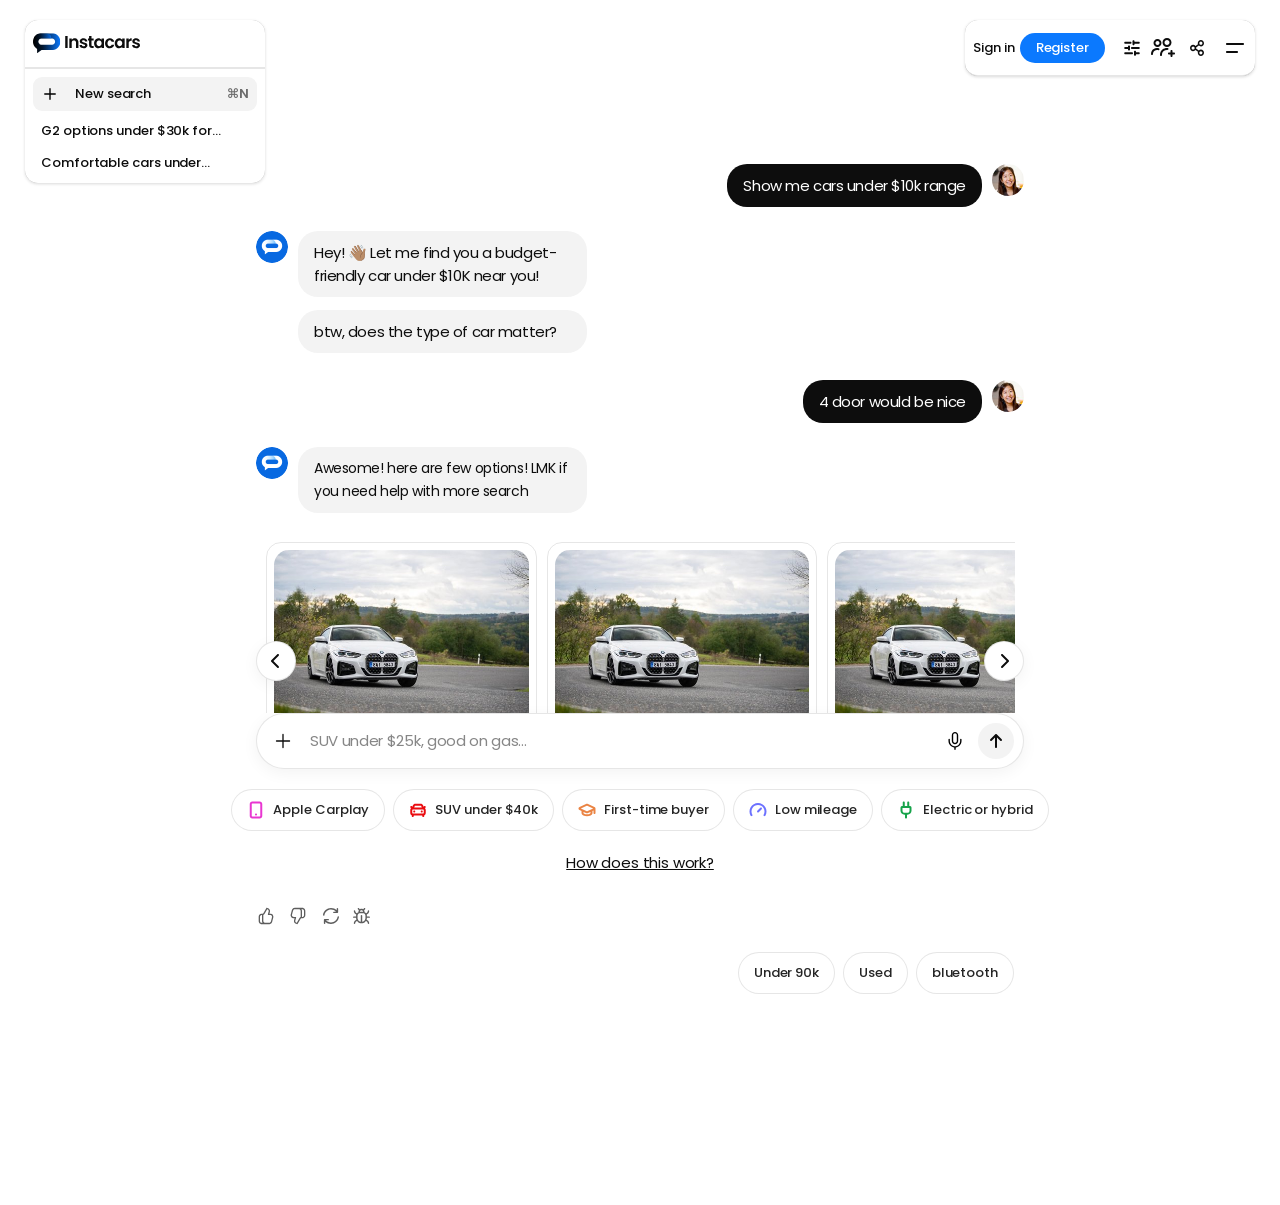
<file: chat/index.html>
<!DOCTYPE html>
<html lang="en">
<head>
  <meta charset="utf-8" />
  <meta name="viewport" content="width=device-width, initial-scale=1" />
  <!-- Team preview: ask search engines not to list this page. Remove at public launch. -->
  <meta name="robots" content="noindex, nofollow" />
  <title>Chat with Kaia | Instacars</title>
  <meta name="description" content="Tell Kaia what you're looking for and explore cars that fit your life." />
  <link rel="preconnect" href="https://fonts.googleapis.com" />
  <link rel="preconnect" href="https://fonts.gstatic.com" crossorigin />
  <link href="https://fonts.googleapis.com/css2?family=Poppins:wght@400;500;600&display=swap" rel="stylesheet" />
  <link rel="stylesheet" href="styles.css?v=chat-filters-7" />
</head>
<body>

  <!-- Left sidebar card (5969:2818): logo, New search, recent searches -->
  <aside class="side side--left" aria-label="Searches">
    <div class="side__card">
      <div class="side__head">
        <a href="../" class="side__logo" aria-label="Instacars home"><img src="assets/logo-header.svg" width="107" height="20" alt="Instacars" /></a>
      </div>
      <nav class="side__list" aria-label="Recent searches">
        <a class="side__row side__row--new" href="./" data-new-search>
          <span class="side__plus"><img src="assets/plus.svg" width="18" height="18" alt="" /></span>
          <span class="side__label">New search</span>
          <kbd class="side__kbd">⌘N</kbd>
        </a>
        <a class="side__row" href="#">G2 options under $30k for...</a>
        <a class="side__row" href="#">Comfortable cars under...</a>
      </nav>
    </div>
  </aside>

  <!-- Right sidebar card (5973:3441): account + tools -->
  <aside class="side side--right" aria-label="Account">
    <div class="side__card side__bar">
      <a class="side__signin" href="#">Sign in</a>
      <a class="side__register" href="#">Register</a>
      <div class="side__tools">
        <button type="button" class="side__tool side__tool--filter" aria-label="Filters" aria-haspopup="dialog" data-fpanel-open><img src="assets/sliders.svg" width="18" height="18" alt="" /><span class="side__badge" data-fbadge hidden></span></button>
        <button type="button" class="side__tool" aria-label="Invite people"><img src="assets/people.svg" width="24" height="19" alt="" /></button>
        <button type="button" class="side__tool" aria-label="Share"><img src="assets/share.svg" width="24" height="24" alt="" /></button>
        <button type="button" class="side__tool side__tool--menu" aria-label="Menu"><img src="assets/menu.svg" width="24" height="24" alt="" /></button>
      </div>
    </div>
  </aside>

  <!-- Conversation (5969:2706) -->
  <main class="chat" id="chat" aria-live="polite" data-chat>
    <div class="msg msg--me">
      <p class="bubble bubble--me">Show me cars under $10k range</p>
      <img class="avatar" src="assets/avatar-user.jpg" width="32" height="32" alt="You" />
    </div>

    <div class="msg msg--kaia">
      <img class="avatar" src="assets/avatar-kaia.png" width="32" height="32" alt="Kaia" />
      <div class="msg__stack">
        <p class="bubble bubble--kaia bubble--wide">Hey! 👋🏽 Let me find you a budget-friendly car under $10K near you!</p>
        <p class="bubble bubble--kaia">btw, does the type of car matter?</p>
      </div>
    </div>

    <div class="msg msg--me">
      <p class="bubble bubble--me">4 door would be nice</p>
      <img class="avatar" src="assets/avatar-user.jpg" width="32" height="32" alt="You" />
    </div>

    <div class="msg msg--kaia">
      <img class="avatar" src="assets/avatar-kaia.png" width="32" height="32" alt="Kaia" />
      <div class="msg__stack">
        <p class="bubble bubble--kaia bubble--wide bubble--small">Awesome! here are few options! LMK if you need help with more search</p>
      </div>
    </div>

    <!-- Car carousel (5969:2738) -->
    <section class="cars" aria-label="Suggested cars" data-carousel>
      <div class="cars__row" data-track>
        <!-- Sample listing from the design, shown five times -->
        <a class="car" href="#">
          <img class="car__img" src="assets/car.jpg" width="255" height="175" alt="White 2021 BMW M440i on a country road" />
          <span class="car__title">2021 BMW M440i Limited With Apple Carplay &amp; New All Season...</span>
          <span class="car__info">Gas<i></i>Sunroof<i></i>Carplay</span>
          <span class="car__price">$38,078</span>
        </a>
        <a class="car" href="#">
          <img class="car__img" src="assets/car.jpg" width="255" height="175" alt="White 2021 BMW M440i on a country road" />
          <span class="car__title">2021 BMW M440i Limited With Apple Carplay &amp; New All Season...</span>
          <span class="car__info">Gas<i></i>Sunroof<i></i>Carplay</span>
          <span class="car__price">$38,078</span>
        </a>
        <a class="car" href="#">
          <img class="car__img" src="assets/car.jpg" width="255" height="175" alt="White 2021 BMW M440i on a country road" />
          <span class="car__title">2021 BMW M440i Limited With Apple Carplay &amp; New All Season...</span>
          <span class="car__info">Gas<i></i>Sunroof<i></i>Carplay</span>
          <span class="car__price">$38,078</span>
        </a>
        <a class="car" href="#">
          <img class="car__img" src="assets/car.jpg" width="255" height="175" alt="White 2021 BMW M440i on a country road" />
          <span class="car__title">2021 BMW M440i Limited With Apple Carplay &amp; New All Season...</span>
          <span class="car__info">Gas<i></i>Sunroof<i></i>Carplay</span>
          <span class="car__price">$38,078</span>
        </a>
        <a class="car" href="#">
          <img class="car__img" src="assets/car.jpg" width="255" height="175" alt="White 2021 BMW M440i on a country road" />
          <span class="car__title">2021 BMW M440i Limited With Apple Carplay &amp; New All Season...</span>
          <span class="car__info">Gas<i></i>Sunroof<i></i>Carplay</span>
          <span class="car__price">$38,078</span>
        </a>
      </div>
      <button type="button" class="cars__btn cars__btn--prev" aria-label="Previous cars" data-prev><img src="assets/chevron-right.svg" width="24" height="24" alt="" /></button>
      <button type="button" class="cars__btn cars__btn--next" aria-label="Next cars" data-next><img src="assets/chevron-right.svg" width="24" height="24" alt="" /></button>
      <div class="cars__dots" data-dots></div>
    </section>

    <div class="actions" aria-label="Rate this answer">
      <button type="button" class="actions__btn" aria-label="Good answer" aria-pressed="false"><img src="assets/thumb-up.svg" width="20" height="20" alt="" /></button>
      <button type="button" class="actions__btn" aria-label="Bad answer" aria-pressed="false"><img src="assets/thumb-down.svg" width="20" height="20" alt="" /></button>
      <button type="button" class="actions__btn" aria-label="Try again"><img src="assets/regenerate.svg" width="20" height="20" alt="" /></button>
      <button type="button" class="actions__btn" aria-label="Report a problem"><img src="assets/bug.svg" width="18" height="18" alt="" /></button>
    </div>

    <ul class="tokens tokens--reply" aria-label="Quick replies">
      <li><button type="button" class="token" data-send-text="Under 90k">Under 90k</button></li>
      <li><button type="button" class="token" data-send-text="Used">Used</button></li>
      <li><button type="button" class="token" data-send-text="bluetooth">bluetooth</button></li>
    </ul>
  </main>

  <!-- Composer + suggestions, pinned to the bottom (5969:2677) -->
  <div class="dock">
    <form class="composer" data-composer>
      <p class="composer__status" role="status" aria-live="polite" data-voice-status hidden></p>
      <button type="button" class="composer__add" aria-label="Add attachment"><img src="assets/icon-plus-composer.svg" width="20" height="20" alt="" /></button>
      <label class="visually-hidden" for="chat-input">Message Kaia</label>
      <textarea id="chat-input" class="composer__input" rows="1" placeholder="SUV under $25k, good on gas..." data-input></textarea>
      <div class="composer__right">
        <button type="button" class="composer__mic" aria-label="Speak instead of typing" aria-pressed="false" data-mic><img src="assets/icon-mic.svg" width="34" height="34" alt="" /></button>
        <button type="submit" class="composer__send" aria-label="Send"><img src="assets/icon-send.svg" width="20" height="20" alt="" /></button>
      </div>
    </form>
    <ul class="tokens" aria-label="Suggested searches">
      <li><button type="button" class="token" data-fill="Apple Carplay"><img src="assets/tok-smartphone.svg" width="18" height="18" alt="" />Apple Carplay</button></li>
      <li><button type="button" class="token" data-fill="SUV under $40k"><img src="assets/tok-car.svg" width="18" height="18" alt="" />SUV under $40k</button></li>
      <li><button type="button" class="token" data-fill="First-time buyer"><img src="assets/tok-cap.svg" width="18" height="18" alt="" />First-time buyer</button></li>
      <li><button type="button" class="token" data-fill="Low mileage"><img src="assets/tok-gauge.svg" width="18" height="18" alt="" />Low mileage</button></li>
      <li><button type="button" class="token" data-fill="Electric or hybrid"><img src="assets/tok-plug.svg" width="18" height="18" alt="" />Electric or hybrid</button></li>
    </ul>
    <a class="dock__how" href="../#faq">How does this work?</a>
  </div>

  <!-- Filter panel (Figma 5988:4771). Kaia and the panel share one set of filters: typing to Kaia updates
       the panel, applying the panel updates Kaia. Built by /m/chat/filters.js. -->
  <svg width="0" height="0" style="position:absolute" aria-hidden="true">
    <symbol id="fp-x" viewBox="0 0 24 24"><path d="M18 6 6 18M6 6l12 12"/></symbol>
    <symbol id="fp-car-front" viewBox="0 0 24 24"><path d="m21 8-2 2-1.5-3.7A2 2 0 0 0 15.646 5H8.4a2 2 0 0 0-1.903 1.257L5 10 3 8"/><path d="M7 14h.01M17 14h.01"/><rect width="18" height="8" x="3" y="10" rx="2"/><path d="M5 18v2M19 18v2"/></symbol>
    <symbol id="fp-sparkles" viewBox="0 0 24 24"><path d="M9.94 15.5A2 2 0 0 0 8.5 14.06l-6.13-1.58a.5.5 0 0 1 0-.96L8.5 9.94A2 2 0 0 0 9.94 8.5l1.58-6.13a.5.5 0 0 1 .96 0L14.06 8.5A2 2 0 0 0 15.5 9.94l6.13 1.58a.5.5 0 0 1 0 .96L15.5 14.06a2 2 0 0 0-1.44 1.44l-1.58 6.13a.5.5 0 0 1-.96 0z"/><path d="M20 3v4M22 5h-4"/></symbol>
    <symbol id="fp-shield" viewBox="0 0 24 24"><path d="M20 13c0 5-3.5 7.5-7.66 8.95a1 1 0 0 1-.67-.01C7.5 20.5 4 18 4 13V6a1 1 0 0 1 1-1c2 0 4.5-1.2 6.24-2.72a1.17 1.17 0 0 1 1.52 0C14.51 3.81 17 5 19 5a1 1 0 0 1 1 1z"/><path d="m9 12 2 2 4-4"/></symbol>
    <symbol id="fp-gear" viewBox="0 0 24 24"><path d="M12.22 2h-.44a2 2 0 0 0-2 2v.18a2 2 0 0 1-1 1.73l-.43.25a2 2 0 0 1-2 0l-.15-.08a2 2 0 0 0-2.73.73l-.22.38a2 2 0 0 0 .73 2.73l.15.1a2 2 0 0 1 1 1.72v.51a2 2 0 0 1-1 1.74l-.15.09a2 2 0 0 0-.73 2.73l.22.38a2 2 0 0 0 2.73.73l.15-.08a2 2 0 0 1 2 0l.43.25a2 2 0 0 1 1 1.73V20a2 2 0 0 0 2 2h.44a2 2 0 0 0 2-2v-.18a2 2 0 0 1 1-1.73l.43-.25a2 2 0 0 1 2 0l.15.08a2 2 0 0 0 2.73-.73l.22-.39a2 2 0 0 0-.73-2.73l-.15-.08a2 2 0 0 1-1-1.74v-.5a2 2 0 0 1 1-1.74l.15-.09a2 2 0 0 0 .73-2.73l-.22-.38a2 2 0 0 0-2.73-.73l-.15.08a2 2 0 0 1-2 0l-.43-.25a2 2 0 0 1-1-1.73V4a2 2 0 0 0-2-2z"/><circle cx="12" cy="12" r="3"/></symbol>
    <symbol id="fp-wrench" viewBox="0 0 24 24"><path d="M14.7 6.3a1 1 0 0 0 0 1.4l1.6 1.6a1 1 0 0 0 1.4 0l3.77-3.77a6 6 0 0 1-7.94 7.94l-6.91 6.91a2.12 2.12 0 0 1-3-3l6.91-6.91a6 6 0 0 1 7.94-7.94l-3.76 3.76z"/></symbol>
    <symbol id="fp-fuel" viewBox="0 0 24 24"><path d="M3 22h12M4 9h10M14 22V4a2 2 0 0 0-2-2H6a2 2 0 0 0-2 2v18"/><path d="M14 13h2a2 2 0 0 1 2 2v2a2 2 0 0 0 2 2a2 2 0 0 0 2-2V9.83a2 2 0 0 0-.59-1.42L18 5"/></symbol>
    <symbol id="fp-gauge" viewBox="0 0 24 24"><path d="M15.6 2.7a10 10 0 1 0 5.7 5.7"/><circle cx="12" cy="12" r="2"/><path d="M13.4 10.6 19 5"/></symbol>
    <symbol id="fp-battery" viewBox="0 0 24 24"><path d="M15 7h1a2 2 0 0 1 2 2v6a2 2 0 0 1-2 2h-2M6 7H4a2 2 0 0 0-2 2v6a2 2 0 0 0 2 2h1M11 7l-3 5h4l-3 5M22 11v2"/></symbol>
    <symbol id="fp-zap" viewBox="0 0 24 24"><path d="M4 14a1 1 0 0 1-.78-1.63l9.9-10.2a.5.5 0 0 1 .86.46l-1.92 6.02A1 1 0 0 0 13 10h7a1 1 0 0 1 .78 1.63l-9.9 10.2a.5.5 0 0 1-.86-.46l1.92-6.02A1 1 0 0 0 11 14z"/></symbol>
  </svg>

  <div class="fpanel" data-fpanel hidden>
    <div class="fpanel__backdrop" data-fpanel-close></div>
    <div class="fpanel__box" role="dialog" aria-modal="true" aria-labelledby="fpanel-title">
      <div class="fpanel__head">
        <h2 class="fpanel__title" id="fpanel-title">Filter</h2>
        <button type="button" class="fpanel__close" aria-label="Close filters" data-fpanel-close><svg class="fpi"><use href="#fp-x"/></svg></button>
      </div>
      <div class="fpanel__body" data-fpanel-body></div>
      <div class="fpanel__foot">
        <button type="button" class="fpanel__clear" data-fpanel-clear>Clear</button>
        <button type="button" class="fpanel__show" data-fpanel-apply>Show cars</button>
      </div>
    </div>
  </div>

  <script src="../voice-input.js"></script>
  <script src="script.js?v=chat-filters-7"></script>
  <script src="filters.js?v=chat-filters-7"></script>
</body>
</html>
</file>
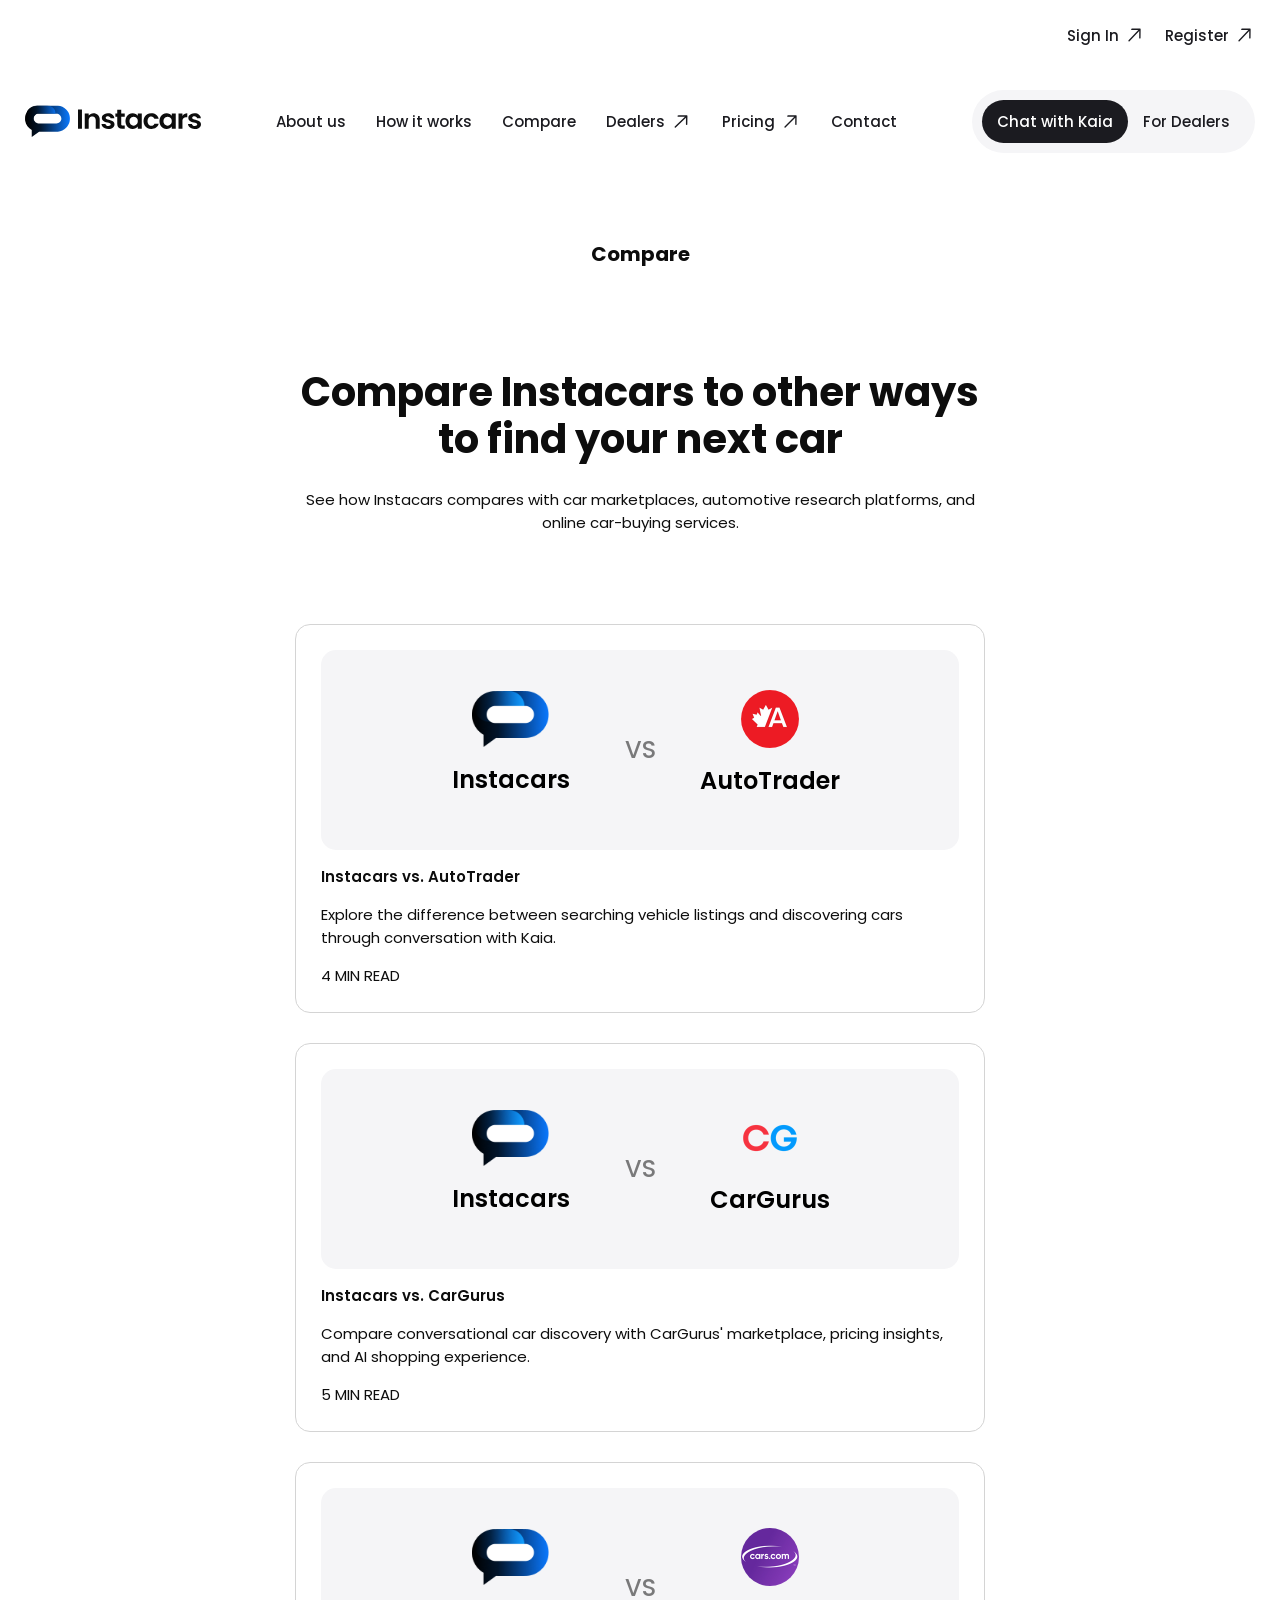
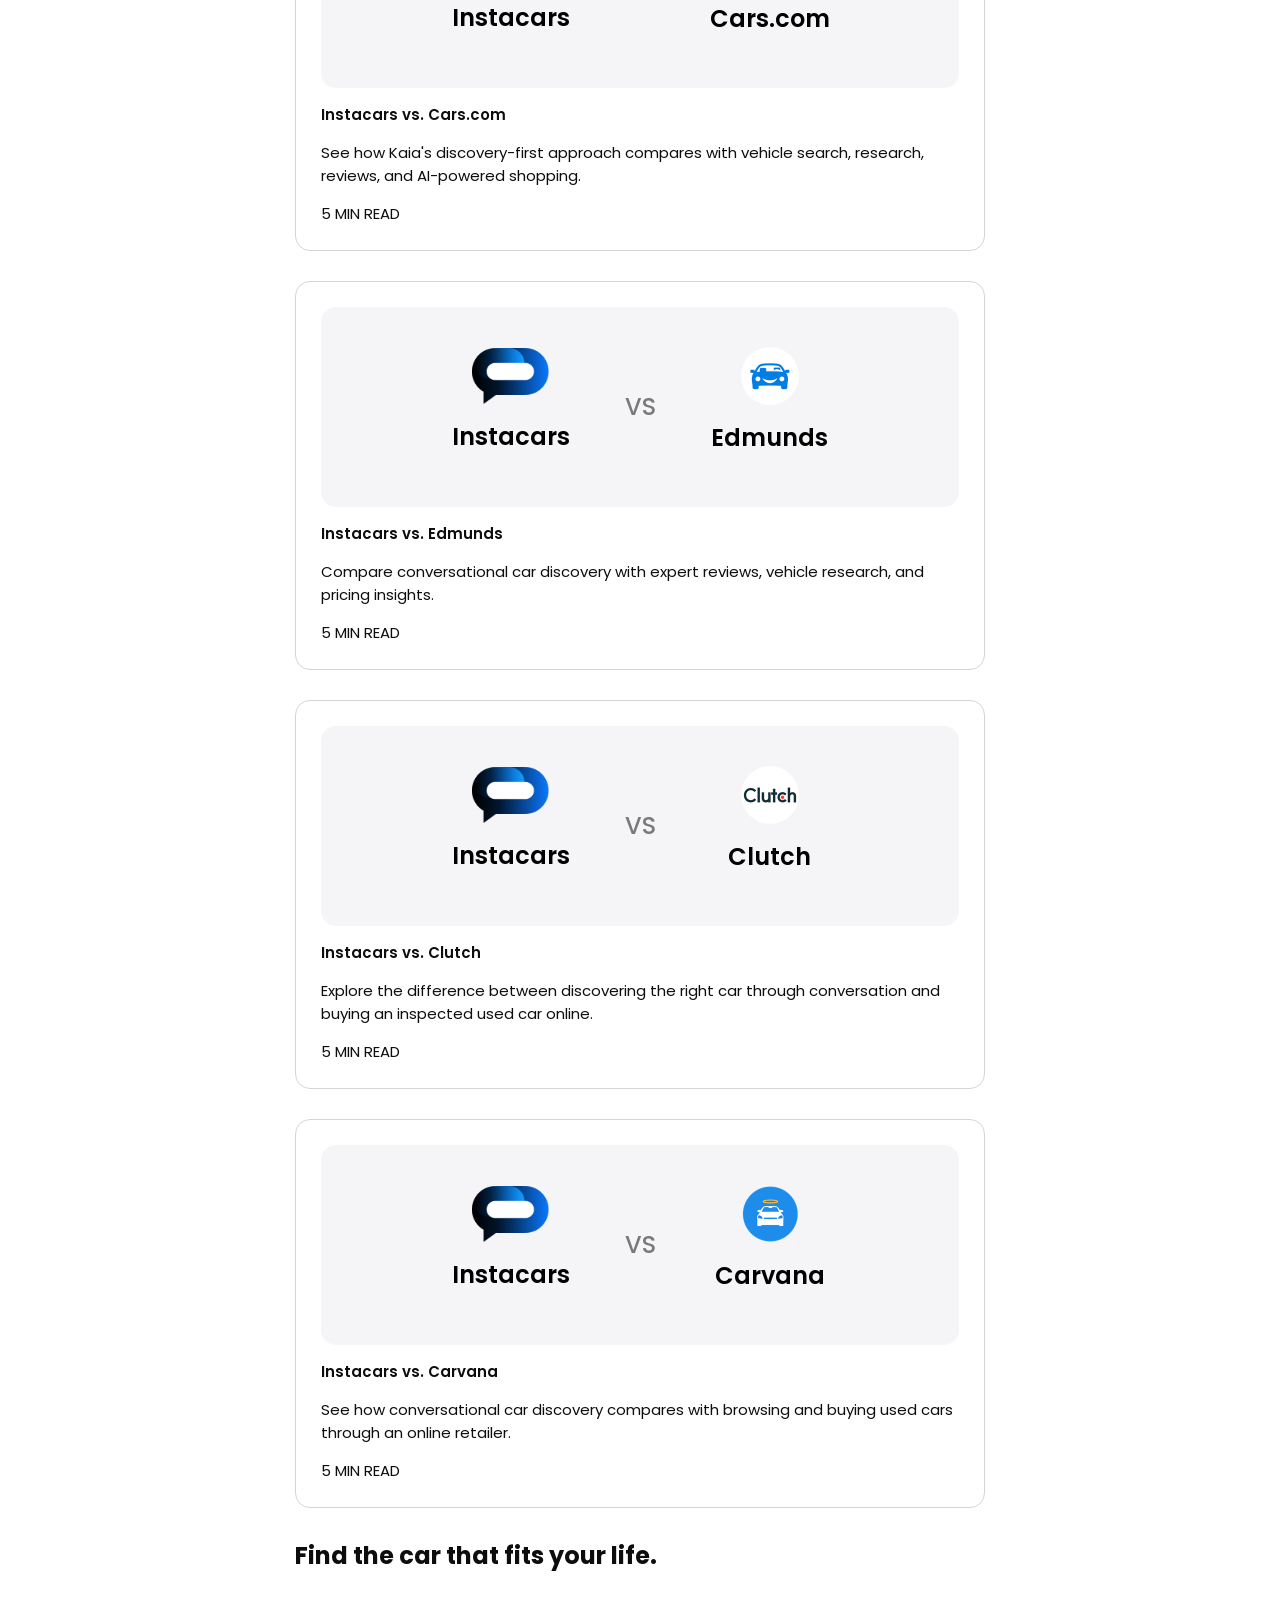
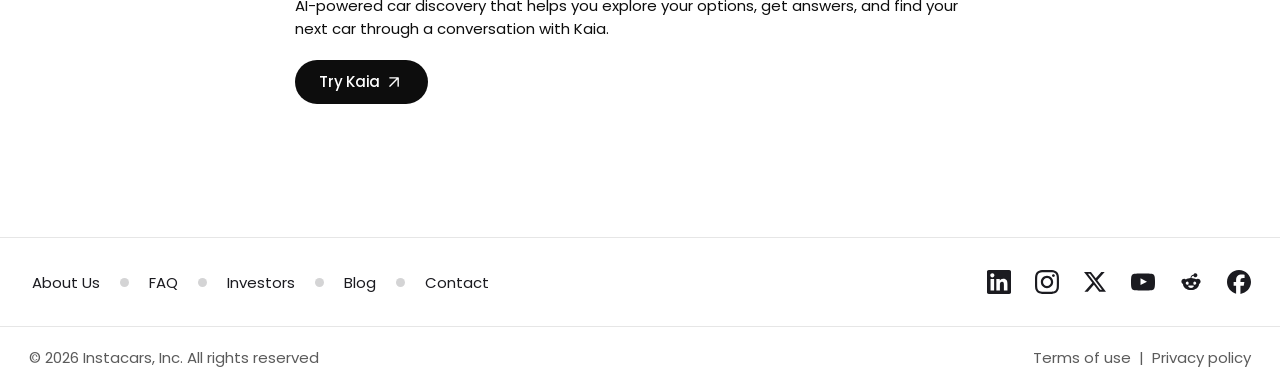
<file: compare/index.html>
<!DOCTYPE html>
<html lang="en">
<head>
  <meta charset="utf-8" />
  <meta name="viewport" content="width=device-width, initial-scale=1" />
  <!-- Team preview: ask search engines not to list this page. Remove at public launch. -->
  <meta name="robots" content="noindex, nofollow" />
  <title>Compare | Instacars</title>
  <meta name="description" content="See how Instacars compares with car marketplaces, automotive research platforms, and online car-buying services." />
  <link rel="preconnect" href="https://fonts.googleapis.com" />
  <link rel="preconnect" href="https://fonts.gstatic.com" crossorigin />
  <link href="https://fonts.googleapis.com/css2?family=Poppins:wght@400;500;600;700&display=swap" rel="stylesheet" />
  <link rel="stylesheet" href="styles.css" />
</head>
<body>

  <!-- Top nav, same as How it works. Links are written for the published site, where this page sits in /compare/. -->
  <header class="nav col">
    <ul class="nav__account">
      <li><a class="nav__link" href="#">Sign In <img src="assets/nav-arrow.svg" width="21" height="21" alt="" /></a></li>
      <li><a class="nav__link" href="#">Register <img src="assets/nav-arrow.svg" width="21" height="21" alt="" /></a></li>
    </ul>
    <div class="nav__main">
      <a class="nav__logo" href="../" aria-label="Instacars home"><img src="assets/logo-header.svg" width="176" height="34" alt="Instacars" /></a>
      <nav aria-label="Main">
        <ul class="nav__links">
          <li><a class="nav__link" href="../about-us/">About us</a></li>
          <li><a class="nav__link" href="../how-it-works/">How it works</a></li>
          <li><a class="nav__link" href="./" aria-current="page">Compare</a></li>
          <li><a class="nav__link" href="#">Dealers <img src="assets/nav-arrow.svg" width="21" height="21" alt="" /></a></li>
          <li><a class="nav__link" href="../pricing/">Pricing <img src="assets/nav-arrow.svg" width="21" height="21" alt="" /></a></li>
          <li><a class="nav__link" href="../contact/">Contact</a></li>
        </ul>
      </nav>
      <div class="nav__cta">
        <a class="nav__btn nav__btn--dark" href="../">Chat with Kaia</a>
        <a class="nav__btn" href="../pricing/">For Dealers</a>
      </div>
      <!-- Below 1180px the nav collapses into this button and the full-screen menu (same as the marketplace homepage) -->
      <button class="nav__toggle" type="button" aria-label="Open menu" aria-expanded="false" aria-controls="mobile-menu" data-menu-toggle>
        <img src="assets/icon-menu.svg" width="24" height="24" alt="" />
      </button>
    </div>
  </header>

  <div class="drawer" id="mobile-menu" role="dialog" aria-modal="true" aria-label="Menu" hidden data-drawer>
    <div class="drawer__top">
      <a href="../" class="drawer__logo-link" aria-label="Instacars home">
        <img src="assets/logo-header.svg" width="136" height="26" alt="Instacars" />
      </a>
      <button class="nav__toggle" type="button" aria-label="Close menu" data-menu-close>
        <img src="assets/icon-close.svg" width="24" height="24" alt="" />
      </button>
    </div>
    <nav class="drawer__nav" aria-label="Mobile">
      <div class="drawer__group">
        <ul class="drawer__links">
          <li><a class="drawer__row" href="../about-us/"><img src="assets/mi-about.svg" alt="" />About us</a></li>
          <li><a class="drawer__row drawer__row--tall" href="../how-it-works/"><img src="assets/mi-how.svg" alt="" />How it works</a></li>
          <li><a class="drawer__row" href="./" aria-current="page"><img src="assets/mi-compare.svg" alt="" />Compare kaia</a></li>
          <li><a class="drawer__row" href="#"><img src="assets/mi-dealer.svg" alt="" />Dealers<img class="drawer__ext" src="assets/mi-arrow.svg" alt="" /></a></li>
          <li><a class="drawer__row" href="../pricing/"><img src="assets/mi-pricing.svg" alt="" />Pricing<img class="drawer__ext" src="assets/mi-arrow.svg" alt="" /></a></li>
          <li><a class="drawer__row" href="../#faq"><img src="assets/mi-help.svg" alt="" />Help &amp; support</a></li>
        </ul>
      </div>
      <hr class="drawer__divider" />
      <div class="drawer__group">
        <p class="drawer__label">ACCOUNT</p>
        <ul class="drawer__links">
          <li><a class="drawer__row drawer__row--tall" href="#"><img src="assets/mi-preferences.svg" alt="" />Preferences</a></li>
          <li><a class="drawer__row" href="#"><img src="assets/mi-signout.svg" alt="" />Sign out</a></li>
        </ul>
      </div>
      <hr class="drawer__divider" />
      <div class="drawer__group">
        <p class="drawer__label">LEGAL</p>
        <ul class="drawer__links">
          <li><a class="drawer__row drawer__row--tall" href="https://instacars.io/page/terms-of-use" target="_blank" rel="noopener"><img src="assets/mi-terms.svg" alt="" />Terms of use</a></li>
          <li><a class="drawer__row" href="https://instacars.io/page/privacy-policy" target="_blank" rel="noopener"><img src="assets/mi-privacy.svg" alt="" />Privacy policy</a></li>
        </ul>
      </div>
    </nav>
    <div class="drawer__foot">
      <div class="drawer__social">
        <a href="https://www.linkedin.com/company/instacars-io/" target="_blank" rel="noopener" aria-label="LinkedIn"><img src="assets/social-linkedin.svg" width="24" height="24" alt="" /></a>
        <a href="https://www.instagram.com/instacars.io/" target="_blank" rel="noopener" aria-label="Instagram"><img src="assets/social-instagram.svg" width="24" height="24" alt="" /></a>
        <a href="https://twitter.com/instacarsio" target="_blank" rel="noopener" aria-label="X"><img src="assets/social-x.svg" width="24" height="24" alt="" /></a>
        <a href="https://www.youtube.com/@instacarsio" target="_blank" rel="noopener" aria-label="YouTube"><img src="assets/social-youtube.svg" width="24" height="24" alt="" /></a>
        <a href="https://www.reddit.com/user/instacarsio" target="_blank" rel="noopener" aria-label="Reddit"><img src="assets/social-reddit.svg" width="24" height="24" alt="" /></a>
        <a href="https://www.facebook.com/instacars.io/" target="_blank" rel="noopener" aria-label="Facebook"><img src="assets/social-facebook.svg" width="24" height="24" alt="" /></a>
      </div>
      <p class="drawer__copy">© 2026 Instacars, Inc. All rights reserved</p>
      <img src="assets/logo-footer.svg" class="drawer__logo drawer__logo--narrow" width="390" height="80" alt="" />
      <img src="assets/logo-footer-wide.svg" class="drawer__logo drawer__logo--wide" width="466" height="80" alt="" />
    </div>
  </div>

  <main class="col">
    <!-- Compare index (Figma 6008:13740) -->
    <article class="cmp">
      <p class="page-label">Compare</p>

      <header class="cmp__head">
        <h1 class="cmp__title">Compare Instacars to other ways to find your next car</h1>
        <p class="cmp__intro">See how Instacars compares with car marketplaces, automotive research platforms, and online car-buying services.</p>
      </header>

      <div class="cmp-list">
        <a class="cmp-card" href="autotrader/">
          <div class="cmp-card__banner" aria-hidden="true">
            <div class="cmp-card__side cmp-card__side--ic"><img class="cmp-card__mark" src="assets/instacars-mark.png" width="78" height="56" alt="" />Instacars</div>
            <span class="cmp-card__vs">VS</span>
            <div class="cmp-card__side cmp-card__side--them"><img class="cmp-card__logo" src="assets/logo-autotrader.png" width="58" height="58" alt="" />AutoTrader</div>
          </div>
          <h2 class="cmp-card__name">Instacars vs. AutoTrader</h2>
          <p>Explore the difference between searching vehicle listings and discovering cars through conversation with Kaia.</p>
          <p class="cmp-card__time">4 MIN READ</p>
        </a>
        <a class="cmp-card" href="cargurus/">
          <div class="cmp-card__banner" aria-hidden="true">
            <div class="cmp-card__side cmp-card__side--ic"><img class="cmp-card__mark" src="assets/instacars-mark.png" width="78" height="56" alt="" />Instacars</div>
            <span class="cmp-card__vs">VS</span>
            <div class="cmp-card__side cmp-card__side--them"><img class="cmp-card__logo" src="assets/logo-cargurus.png" width="58" height="58" alt="" />CarGurus</div>
          </div>
          <h2 class="cmp-card__name">Instacars vs. CarGurus</h2>
          <p>Compare conversational car discovery with CarGurus' marketplace, pricing insights, and AI shopping experience.</p>
          <p class="cmp-card__time">5 MIN READ</p>
        </a>
        <a class="cmp-card" href="cars-com/">
          <div class="cmp-card__banner" aria-hidden="true">
            <div class="cmp-card__side cmp-card__side--ic"><img class="cmp-card__mark" src="assets/instacars-mark.png" width="78" height="56" alt="" />Instacars</div>
            <span class="cmp-card__vs">VS</span>
            <div class="cmp-card__side cmp-card__side--them"><img class="cmp-card__logo" src="assets/logo-carscom.png" width="58" height="58" alt="" />Cars.com</div>
          </div>
          <h2 class="cmp-card__name">Instacars vs. Cars.com</h2>
          <p>See how Kaia's discovery-first approach compares with vehicle search, research, reviews, and AI-powered shopping.</p>
          <p class="cmp-card__time">5 MIN READ</p>
        </a>
        <a class="cmp-card" href="edmunds/">
          <div class="cmp-card__banner" aria-hidden="true">
            <div class="cmp-card__side cmp-card__side--ic"><img class="cmp-card__mark" src="assets/instacars-mark.png" width="78" height="56" alt="" />Instacars</div>
            <span class="cmp-card__vs">VS</span>
            <div class="cmp-card__side cmp-card__side--them"><img class="cmp-card__logo" src="assets/logo-edmunds.png" width="58" height="58" alt="" />Edmunds</div>
          </div>
          <h2 class="cmp-card__name">Instacars vs. Edmunds</h2>
          <p>Compare conversational car discovery with expert reviews, vehicle research, and pricing insights.</p>
          <p class="cmp-card__time">5 MIN READ</p>
        </a>
        <a class="cmp-card" href="clutch/">
          <div class="cmp-card__banner" aria-hidden="true">
            <div class="cmp-card__side cmp-card__side--ic"><img class="cmp-card__mark" src="assets/instacars-mark.png" width="78" height="56" alt="" />Instacars</div>
            <span class="cmp-card__vs">VS</span>
            <div class="cmp-card__side cmp-card__side--them"><img class="cmp-card__logo" src="assets/logo-clutch.png" width="58" height="58" alt="" />Clutch</div>
          </div>
          <h2 class="cmp-card__name">Instacars vs. Clutch</h2>
          <p>Explore the difference between discovering the right car through conversation and buying an inspected used car online.</p>
          <p class="cmp-card__time">5 MIN READ</p>
        </a>
        <a class="cmp-card" href="carvana/">
          <div class="cmp-card__banner" aria-hidden="true">
            <div class="cmp-card__side cmp-card__side--ic"><img class="cmp-card__mark" src="assets/instacars-mark.png" width="78" height="56" alt="" />Instacars</div>
            <span class="cmp-card__vs">VS</span>
            <div class="cmp-card__side cmp-card__side--them"><img class="cmp-card__logo" src="assets/logo-carvana.png" width="58" height="58" alt="" />Carvana</div>
          </div>
          <h2 class="cmp-card__name">Instacars vs. Carvana</h2>
          <p>See how conversational car discovery compares with browsing and buying used cars through an online retailer.</p>
          <p class="cmp-card__time">5 MIN READ</p>
        </a>

        <section class="sec" aria-labelledby="s-end">
          <h2 id="s-end">Find the car that fits your life.</h2>
          <div class="sec__text">
            <p>AI-powered car discovery that helps you explore your options, get answers, and find your next car through a conversation with Kaia.</p>
          </div>
          <a class="btn btn--dark" href="../">Try Kaia <img src="assets/icon-arrow-up-right.svg" width="20" height="20" alt="" /></a>
        </section>
      </div>
    </article>
  </main>

  <!-- Footer (5999:4224) -->
  <footer class="footer">
    <div class="footer__top">
      <div class="col footer__inner">
        <nav class="footer__links" aria-label="Footer">
          <a href="../about-us/">About Us</a><span class="footer__dot" aria-hidden="true"></span>
          <a href="../#faq">FAQ</a><span class="footer__dot" aria-hidden="true"></span>
          <a href="../contact/#investor">Investors</a><span class="footer__dot" aria-hidden="true"></span>
          <a href="#">Blog</a><span class="footer__dot" aria-hidden="true"></span>
          <a href="../contact/">Contact</a>
        </nav>
        <div class="footer__social">
          <a href="https://www.linkedin.com/company/instacars-io/" target="_blank" rel="noopener" aria-label="LinkedIn"><img src="assets/social-linkedin.svg" width="24" height="24" alt="" /></a>
          <a href="https://www.instagram.com/instacars.io/" target="_blank" rel="noopener" aria-label="Instagram"><img src="assets/social-instagram.svg" width="24" height="24" alt="" /></a>
          <a href="https://twitter.com/instacarsio" target="_blank" rel="noopener" aria-label="X"><img src="assets/social-x.svg" width="24" height="24" alt="" /></a>
          <a href="https://www.youtube.com/@instacarsio" target="_blank" rel="noopener" aria-label="YouTube"><img src="assets/social-youtube.svg" width="24" height="24" alt="" /></a>
          <a href="https://www.reddit.com/user/instacarsio" target="_blank" rel="noopener" aria-label="Reddit"><img src="assets/social-reddit.svg" width="24" height="24" alt="" /></a>
          <a href="https://www.facebook.com/instacars.io/" target="_blank" rel="noopener" aria-label="Facebook"><img src="assets/social-facebook.svg" width="24" height="24" alt="" /></a>
        </div>
      </div>
    </div>
    <div class="col footer__bottom">
      <p>© 2026 Instacars, Inc. All rights reserved</p>
      <p class="footer__legal"><a href="https://instacars.io/page/terms-of-use" target="_blank" rel="noopener">Terms of use</a><span aria-hidden="true">|</span><a href="https://instacars.io/page/privacy-policy" target="_blank" rel="noopener">Privacy policy</a></p>
    </div>
    <!-- Phones only: the big IC mark peeking in at the bottom, as in the mobile Figma frame -->
    <img src="assets/logo-footer.svg" class="footer__mark footer__mark--narrow" width="390" height="80" alt="" />
    <img src="assets/logo-footer-wide.svg" class="footer__mark footer__mark--wide" width="466" height="80" alt="" />
  </footer>

  <script src="script.js"></script>
</body>
</html>
</file>
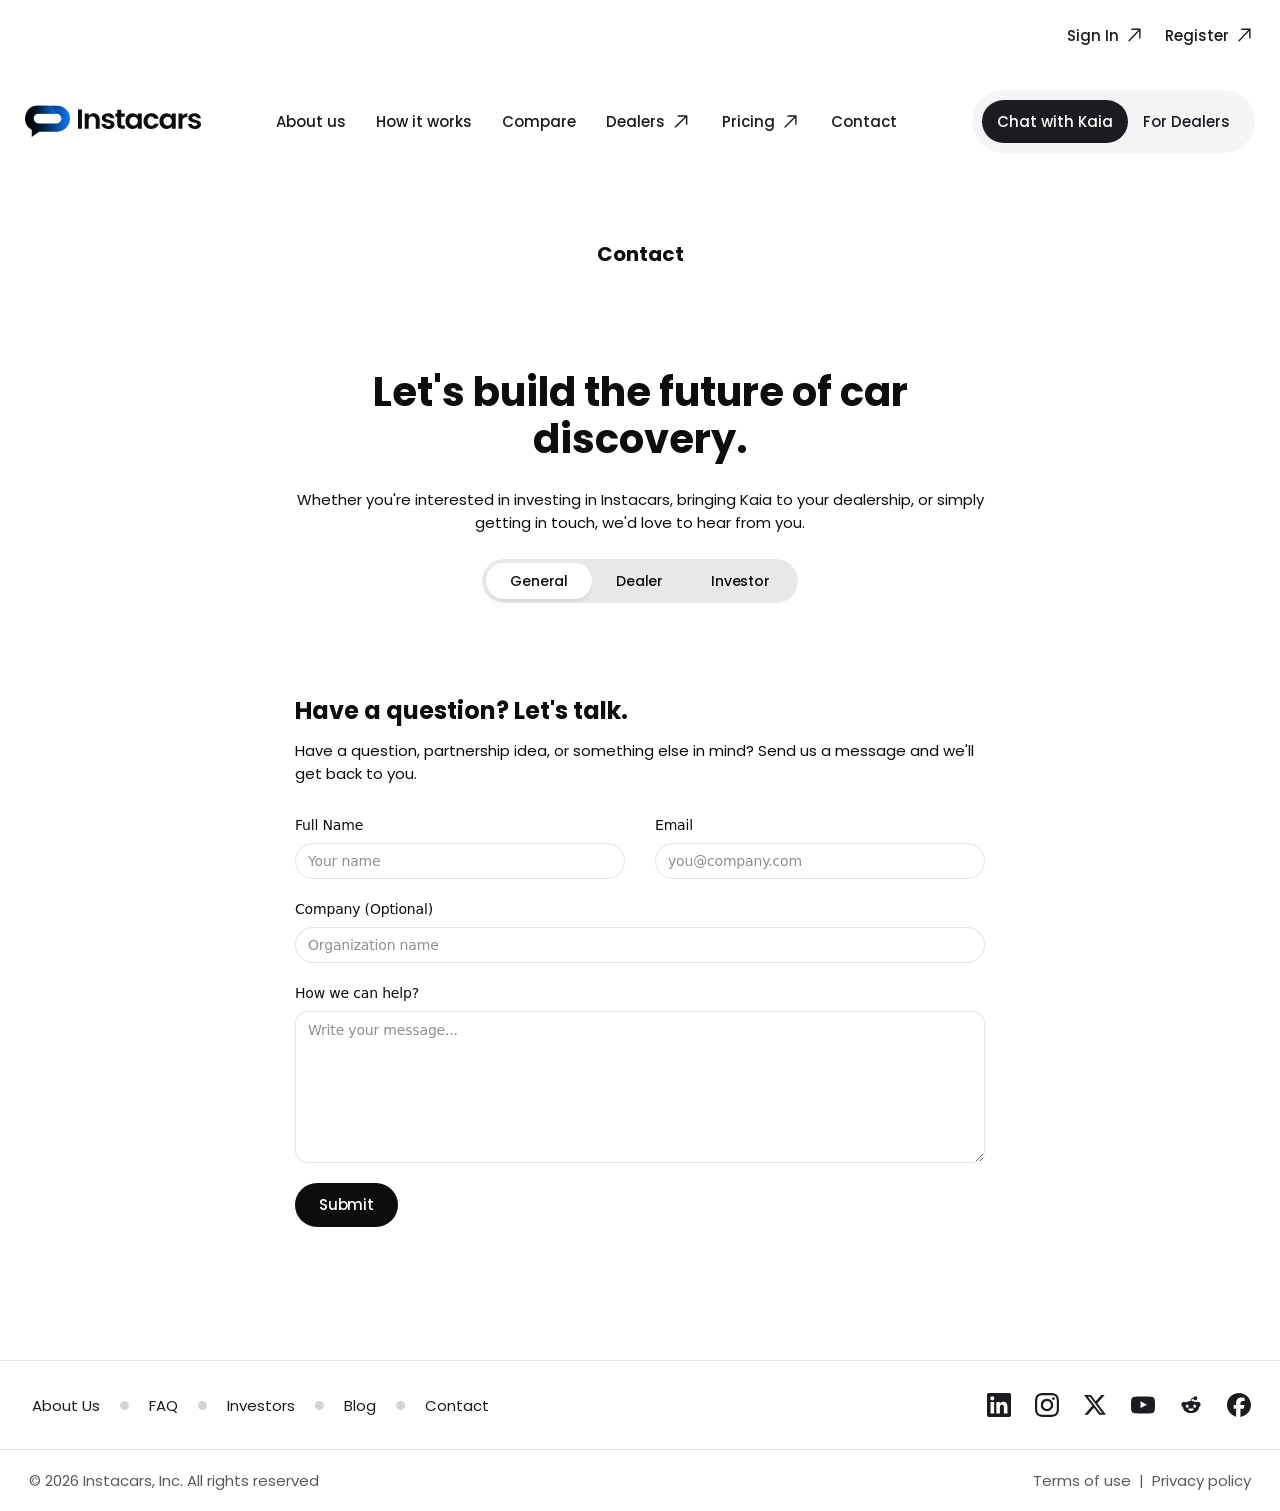
<file: contact/index.html>
<!DOCTYPE html>
<html lang="en">
<head>
  <meta charset="utf-8" />
  <meta name="viewport" content="width=device-width, initial-scale=1" />
  <!-- Team preview: ask search engines not to list this page. Remove at public launch. -->
  <meta name="robots" content="noindex, nofollow" />
  <title>Contact | Instacars</title>
  <meta name="description" content="Get in touch with Instacars: general questions, bringing Kaia to your dealership, or investing." />
  <link rel="preconnect" href="https://fonts.googleapis.com" />
  <link rel="preconnect" href="https://fonts.gstatic.com" crossorigin />
  <link href="https://fonts.googleapis.com/css2?family=Poppins:wght@400;500;600;700&display=swap" rel="stylesheet" />
  <link rel="stylesheet" href="styles.css" />
</head>
<body>

  <!-- Top nav (same as How it works). Links are written for the published site, where this page sits in /contact/. -->
  <header class="nav col">
    <ul class="nav__account">
      <li><a class="nav__link" href="#">Sign In <img src="assets/nav-arrow.svg" width="21" height="21" alt="" /></a></li>
      <li><a class="nav__link" href="#">Register <img src="assets/nav-arrow.svg" width="21" height="21" alt="" /></a></li>
    </ul>
    <div class="nav__main">
      <a class="nav__logo" href="../" aria-label="Instacars home"><img src="assets/logo-header.svg" width="176" height="34" alt="Instacars" /></a>
      <nav aria-label="Main">
        <ul class="nav__links">
          <li><a class="nav__link" href="../about-us/">About us</a></li>
          <li><a class="nav__link" href="../how-it-works/">How it works</a></li>
          <li><a class="nav__link" href="../compare/">Compare</a></li>
          <li><a class="nav__link" href="#">Dealers <img src="assets/nav-arrow.svg" width="21" height="21" alt="" /></a></li>
          <li><a class="nav__link" href="../pricing/">Pricing <img src="assets/nav-arrow.svg" width="21" height="21" alt="" /></a></li>
          <li><a class="nav__link" href="./" aria-current="page">Contact</a></li>
        </ul>
      </nav>
      <div class="nav__cta">
        <a class="nav__btn nav__btn--dark" href="../">Chat with Kaia</a>
        <a class="nav__btn" href="../pricing/">For Dealers</a>
      </div>
      <!-- Below 1180px the nav collapses into this button and the full-screen menu (same as the marketplace homepage) -->
      <button class="nav__toggle" type="button" aria-label="Open menu" aria-expanded="false" aria-controls="mobile-menu" data-menu-toggle>
        <img src="assets/icon-menu.svg" width="24" height="24" alt="" />
      </button>
    </div>
  </header>

  <div class="drawer" id="mobile-menu" role="dialog" aria-modal="true" aria-label="Menu" hidden data-drawer>
    <div class="drawer__top">
      <a href="../" class="drawer__logo-link" aria-label="Instacars home">
        <img src="assets/logo-header.svg" width="136" height="26" alt="Instacars" />
      </a>
      <button class="nav__toggle" type="button" aria-label="Close menu" data-menu-close>
        <img src="assets/icon-close.svg" width="24" height="24" alt="" />
      </button>
    </div>
    <nav class="drawer__nav" aria-label="Mobile">
      <div class="drawer__group">
        <ul class="drawer__links">
          <li><a class="drawer__row" href="../about-us/"><img src="assets/mi-about.svg" alt="" />About us</a></li>
          <li><a class="drawer__row drawer__row--tall" href="../how-it-works/"><img src="assets/mi-how.svg" alt="" />How it works</a></li>
          <li><a class="drawer__row" href="../compare/"><img src="assets/mi-compare.svg" alt="" />Compare kaia</a></li>
          <li><a class="drawer__row" href="#"><img src="assets/mi-dealer.svg" alt="" />Dealers<img class="drawer__ext" src="assets/mi-arrow.svg" alt="" /></a></li>
          <li><a class="drawer__row" href="../pricing/"><img src="assets/mi-pricing.svg" alt="" />Pricing<img class="drawer__ext" src="assets/mi-arrow.svg" alt="" /></a></li>
          <li><a class="drawer__row" href="../#faq"><img src="assets/mi-help.svg" alt="" />Help &amp; support</a></li>
        </ul>
      </div>
      <hr class="drawer__divider" />
      <div class="drawer__group">
        <p class="drawer__label">ACCOUNT</p>
        <ul class="drawer__links">
          <li><a class="drawer__row drawer__row--tall" href="#"><img src="assets/mi-preferences.svg" alt="" />Preferences</a></li>
          <li><a class="drawer__row" href="#"><img src="assets/mi-signout.svg" alt="" />Sign out</a></li>
        </ul>
      </div>
      <hr class="drawer__divider" />
      <div class="drawer__group">
        <p class="drawer__label">LEGAL</p>
        <ul class="drawer__links">
          <li><a class="drawer__row drawer__row--tall" href="https://instacars.io/page/terms-of-use" target="_blank" rel="noopener"><img src="assets/mi-terms.svg" alt="" />Terms of use</a></li>
          <li><a class="drawer__row" href="https://instacars.io/page/privacy-policy" target="_blank" rel="noopener"><img src="assets/mi-privacy.svg" alt="" />Privacy policy</a></li>
        </ul>
      </div>
    </nav>
    <div class="drawer__foot">
      <div class="drawer__social">
        <a href="https://www.linkedin.com/company/instacars-io/" target="_blank" rel="noopener" aria-label="LinkedIn"><img src="assets/social-linkedin.svg" width="24" height="24" alt="" /></a>
        <a href="https://www.instagram.com/instacars.io/" target="_blank" rel="noopener" aria-label="Instagram"><img src="assets/social-instagram.svg" width="24" height="24" alt="" /></a>
        <a href="https://twitter.com/instacarsio" target="_blank" rel="noopener" aria-label="X"><img src="assets/social-x.svg" width="24" height="24" alt="" /></a>
        <a href="https://www.youtube.com/@instacarsio" target="_blank" rel="noopener" aria-label="YouTube"><img src="assets/social-youtube.svg" width="24" height="24" alt="" /></a>
        <a href="https://www.reddit.com/user/instacarsio" target="_blank" rel="noopener" aria-label="Reddit"><img src="assets/social-reddit.svg" width="24" height="24" alt="" /></a>
        <a href="https://www.facebook.com/instacars.io/" target="_blank" rel="noopener" aria-label="Facebook"><img src="assets/social-facebook.svg" width="24" height="24" alt="" /></a>
      </div>
      <p class="drawer__copy">© 2026 Instacars, Inc. All rights reserved</p>
      <img src="assets/logo-footer.svg" class="drawer__logo drawer__logo--narrow" width="390" height="80" alt="" />
      <img src="assets/logo-footer-wide.svg" class="drawer__logo drawer__logo--wide" width="466" height="80" alt="" />
    </div>
  </div>

  <main class="col">
    <article class="hiw">
      <p class="page-label">Contact</p>

      <!-- Header content (6012:14403): headline, intro and the General / Dealer / Investor tabs -->
      <header class="hiw__head">
        <h1 class="hiw__title">Let's build the future of car discovery.</h1>
        <p class="hiw__intro">Whether you're interested in investing in Instacars, bringing Kaia to your dealership, or simply getting in touch, we'd love to hear from you.</p>
        <div class="tabs" role="tablist" aria-label="Who is getting in touch">
          <span class="tabs__pill" aria-hidden="true" data-tabs-pill></span>
          <button type="button" class="tabs__tab" role="tab" id="tab-general" aria-controls="panel-general" aria-selected="true" data-tab="general">General</button>
          <button type="button" class="tabs__tab" role="tab" id="tab-dealer" aria-controls="panel-dealer" aria-selected="false" tabindex="-1" data-tab="dealer">Dealer</button>
          <button type="button" class="tabs__tab" role="tab" id="tab-investor" aria-controls="panel-investor" aria-selected="false" tabindex="-1" data-tab="investor">Investor</button>
        </div>
      </header>

      <!-- General (6012:14413) -->
      <section class="panel" role="tabpanel" id="panel-general" aria-labelledby="tab-general" data-panel="general">
        <div class="panel__intro">
          <h2>Have a question? Let's talk.</h2>
          <p>Have a question, partnership idea, or something else in mind? Send us a message and we'll get back to you.</p>
        </div>
        <form class="form" data-contact-form novalidate>
          <div class="form__row">
            <label class="field"><span class="field__label">Full Name</span><input class="field__input" type="text" name="name" placeholder="Your name" autocomplete="name" maxlength="100" required /></label>
            <label class="field"><span class="field__label">Email</span><input class="field__input" type="email" name="email" placeholder="you@company.com" autocomplete="email" maxlength="254" required /></label>
          </div>
          <label class="field"><span class="field__label">Company (Optional)</span><input class="field__input" type="text" name="company" placeholder="Organization name" autocomplete="organization" maxlength="120" /></label>
          <label class="field"><span class="field__label">How we can help?</span><textarea class="field__input field__input--area" name="message" placeholder="Write your message..." minlength="10" maxlength="2000" required></textarea></label>
          <!-- Spam trap: hidden from people (and screen readers); bots that fill every field give themselves away -->
          <div class="form__trap" aria-hidden="true">
            <label>Website <input type="text" name="website" tabindex="-1" autocomplete="off" /></label>
          </div>
          <button type="submit" class="btn btn--dark">Submit</button>
          <p class="form__status" role="status" data-form-status></p>
        </form>
      </section>

      <!-- Dealer (6012:15453) -->
      <section class="panel" role="tabpanel" id="panel-dealer" aria-labelledby="tab-dealer" data-panel="dealer" hidden>
        <div class="panel__intro">
          <h2>Bring Kaia to your dealership.</h2>
          <p>See how conversational AI can help your dealership engage shoppers, answer vehicle questions, and create more opportunities for test drives.</p>
        </div>
        <a class="btn btn--dark btn--block" href="#"><img src="assets/icon-calendar.svg" width="20" height="20" alt="" />Book a 15-minute demo<img src="assets/icon-arrow-up-right.svg" width="20" height="20" alt="" /></a>
      </section>

      <!-- Investor (6012:15703) -->
      <section class="panel" role="tabpanel" id="panel-investor" aria-labelledby="tab-investor" data-panel="investor" hidden>
        <div class="panel__intro">
          <h2>Invest in a better way to buy cars.</h2>
          <p>We're building Instacars to rethink how people discover vehicles and how dealerships connect with shoppers. Interested in what we're building and where we're headed? Let's connect.</p>
        </div>
        <a class="btn btn--dark btn--block" href="#"><img src="assets/icon-calendar.svg" width="20" height="20" alt="" />Book an investor meeting<img src="assets/icon-arrow-up-right.svg" width="20" height="20" alt="" /></a>
      </section>
    </article>
  </main>


  <!-- Footer (6437:436), same as How it works -->
  <footer class="footer">
    <div class="footer__top">
      <div class="col footer__inner">
        <nav class="footer__links" aria-label="Footer">
          <a href="../about-us/">About Us</a><span class="footer__dot" aria-hidden="true"></span>
          <a href="../#faq">FAQ</a><span class="footer__dot" aria-hidden="true"></span>
          <a href="#investor" data-tab-link="investor">Investors</a><span class="footer__dot" aria-hidden="true"></span>
          <a href="#">Blog</a><span class="footer__dot" aria-hidden="true"></span>
          <a href="./" aria-current="page">Contact</a>
        </nav>
        <div class="footer__social">
          <a href="https://www.linkedin.com/company/instacars-io/" target="_blank" rel="noopener" aria-label="LinkedIn"><img src="assets/social-linkedin.svg" width="24" height="24" alt="" /></a>
          <a href="https://www.instagram.com/instacars.io/" target="_blank" rel="noopener" aria-label="Instagram"><img src="assets/social-instagram.svg" width="24" height="24" alt="" /></a>
          <a href="https://twitter.com/instacarsio" target="_blank" rel="noopener" aria-label="X"><img src="assets/social-x.svg" width="24" height="24" alt="" /></a>
          <a href="https://www.youtube.com/@instacarsio" target="_blank" rel="noopener" aria-label="YouTube"><img src="assets/social-youtube.svg" width="24" height="24" alt="" /></a>
          <a href="https://www.reddit.com/user/instacarsio" target="_blank" rel="noopener" aria-label="Reddit"><img src="assets/social-reddit.svg" width="24" height="24" alt="" /></a>
          <a href="https://www.facebook.com/instacars.io/" target="_blank" rel="noopener" aria-label="Facebook"><img src="assets/social-facebook.svg" width="24" height="24" alt="" /></a>
        </div>
      </div>
    </div>
    <div class="col footer__bottom">
      <p>© 2026 Instacars, Inc. All rights reserved</p>
      <p class="footer__legal"><a href="https://instacars.io/page/terms-of-use" target="_blank" rel="noopener">Terms of use</a><span aria-hidden="true">|</span><a href="https://instacars.io/page/privacy-policy" target="_blank" rel="noopener">Privacy policy</a></p>
    </div>
    <!-- Phones only: the big IC mark peeking in at the bottom, as on How it works -->
    <img src="assets/logo-footer.svg" class="footer__mark footer__mark--narrow" width="390" height="80" alt="" />
    <img src="assets/logo-footer-wide.svg" class="footer__mark footer__mark--wide" width="466" height="80" alt="" />
  </footer>

  <script src="script.js"></script>
</body>
</html>
</file>
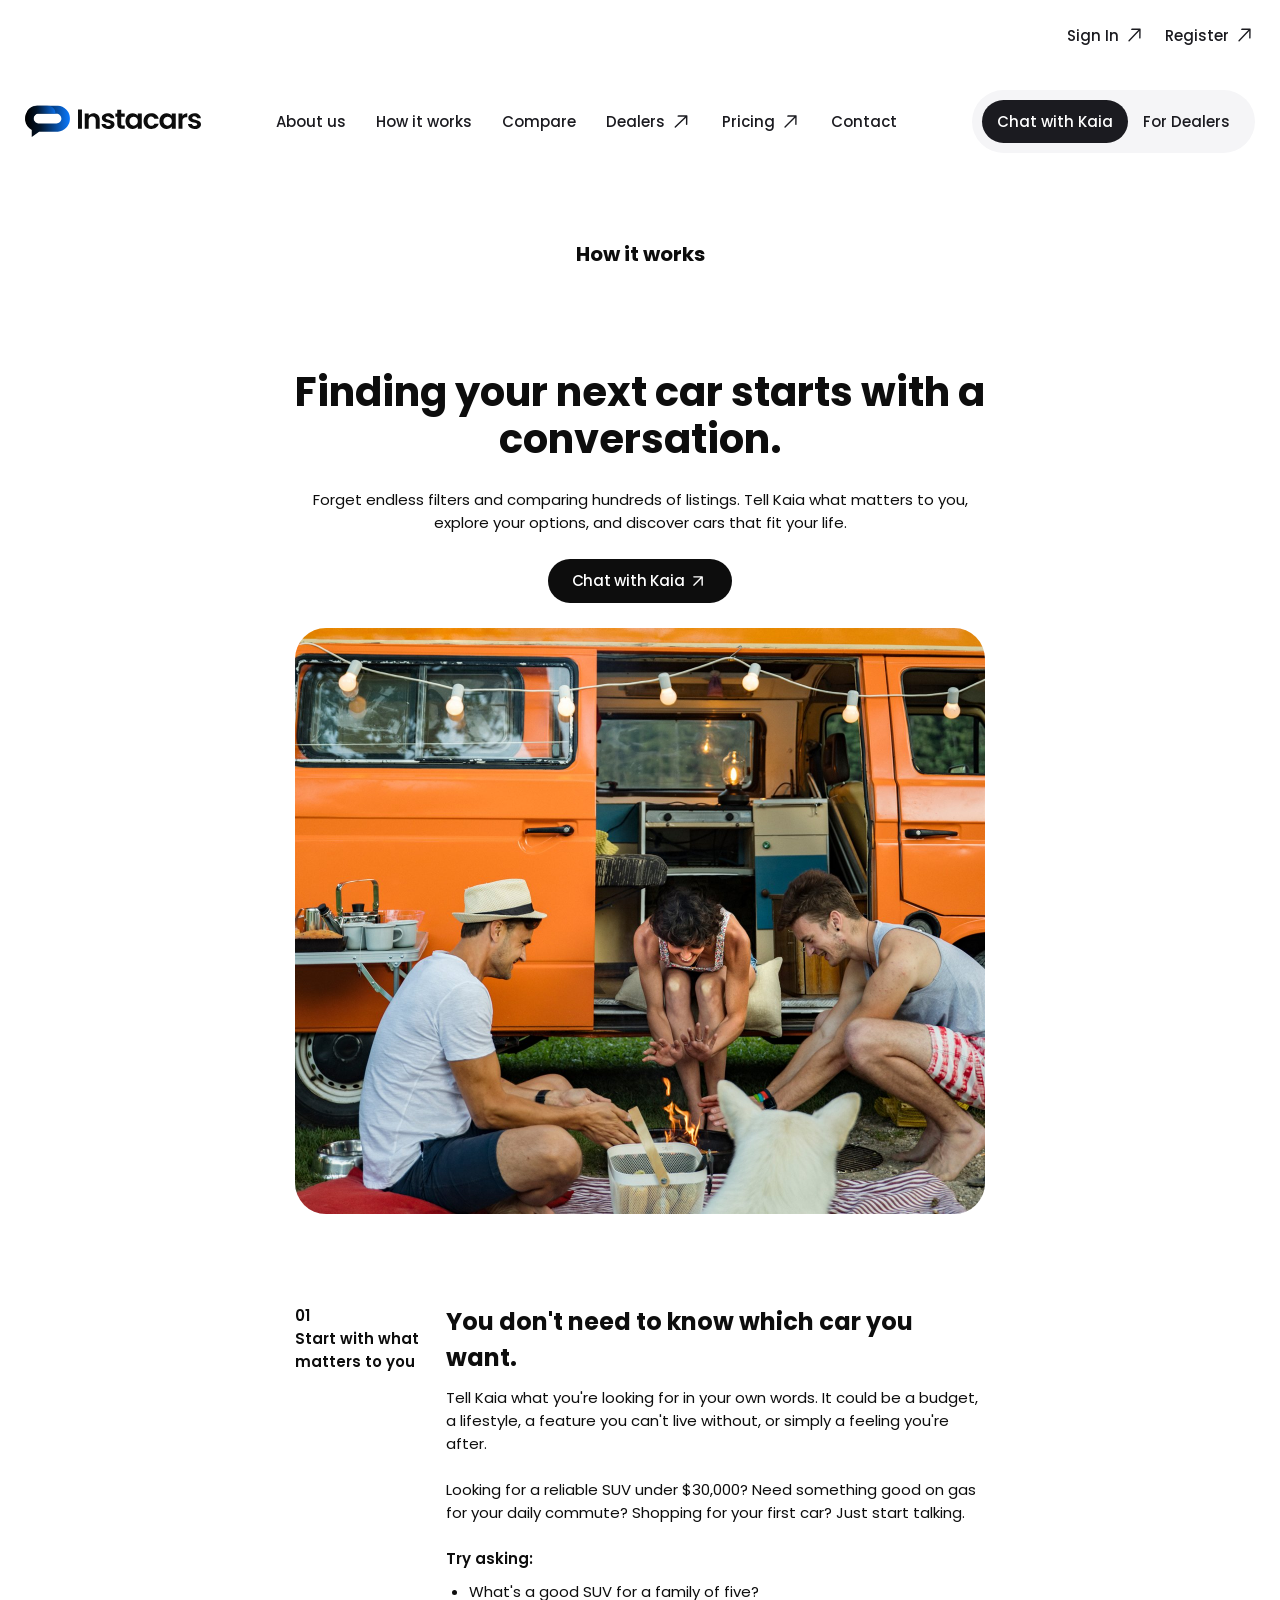
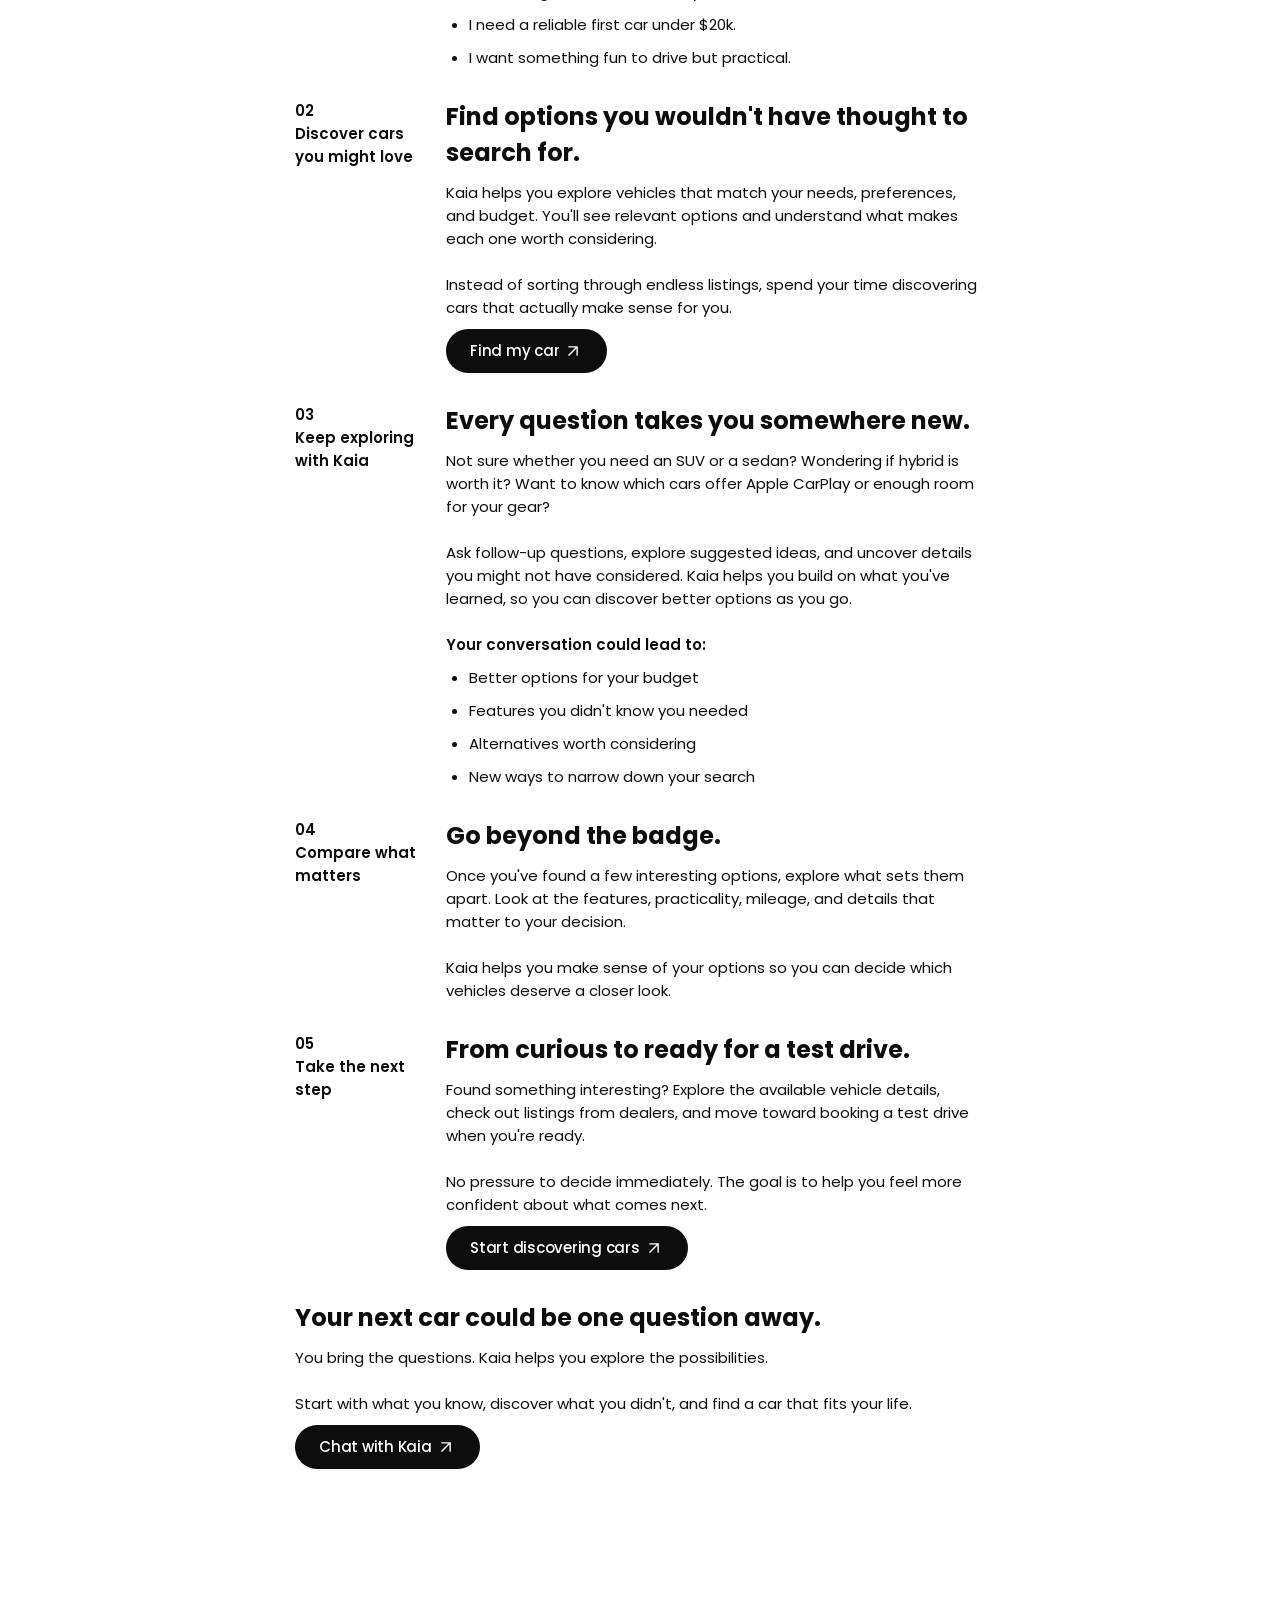
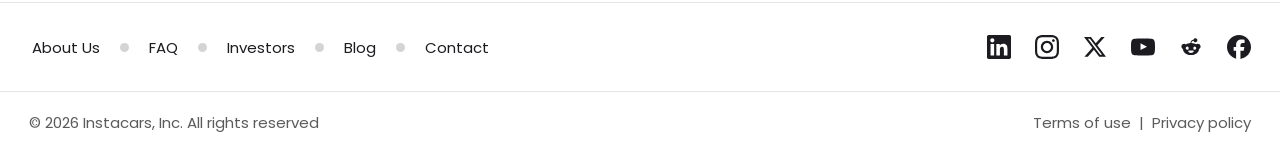
<file: how-it-works/index.html>
<!DOCTYPE html>
<html lang="en">
<head>
  <meta charset="utf-8" />
  <meta name="viewport" content="width=device-width, initial-scale=1" />
  <!-- Team preview: ask search engines not to list this page. Remove at public launch. -->
  <meta name="robots" content="noindex, nofollow" />
  <title>How it works | Instacars</title>
  <meta name="description" content="Finding your next car starts with a conversation. Tell Kaia what matters to you, explore your options, and discover cars that fit your life." />
  <link rel="preconnect" href="https://fonts.googleapis.com" />
  <link rel="preconnect" href="https://fonts.gstatic.com" crossorigin />
  <link href="https://fonts.googleapis.com/css2?family=Poppins:wght@400;500;600;700&display=swap" rel="stylesheet" />
  <link rel="stylesheet" href="styles.css" />
</head>
<body>

  <!-- Top nav (5999:4378). Links are written for the published site, where this page sits in /how-it-works/ next to /pricing/. -->
  <header class="nav col">
    <ul class="nav__account">
      <li><a class="nav__link" href="#">Sign In <img src="assets/nav-arrow.svg" width="21" height="21" alt="" /></a></li>
      <li><a class="nav__link" href="#">Register <img src="assets/nav-arrow.svg" width="21" height="21" alt="" /></a></li>
    </ul>
    <div class="nav__main">
      <a class="nav__logo" href="../" aria-label="Instacars home"><img src="assets/logo-header.svg" width="176" height="34" alt="Instacars" /></a>
      <nav aria-label="Main">
        <ul class="nav__links">
          <li><a class="nav__link" href="../about-us/">About us</a></li>
          <li><a class="nav__link" href="./" aria-current="page">How it works</a></li>
          <li><a class="nav__link" href="../compare/">Compare</a></li>
          <li><a class="nav__link" href="#">Dealers <img src="assets/nav-arrow.svg" width="21" height="21" alt="" /></a></li>
          <li><a class="nav__link" href="../pricing/">Pricing <img src="assets/nav-arrow.svg" width="21" height="21" alt="" /></a></li>
          <li><a class="nav__link" href="../contact/">Contact</a></li>
        </ul>
      </nav>
      <div class="nav__cta">
        <a class="nav__btn nav__btn--dark" href="../">Chat with Kaia</a>
        <a class="nav__btn" href="../pricing/">For Dealers</a>
      </div>
      <!-- Below 1180px the nav collapses into this button and the full-screen menu (same as the marketplace homepage) -->
      <button class="nav__toggle" type="button" aria-label="Open menu" aria-expanded="false" aria-controls="mobile-menu" data-menu-toggle>
        <img src="assets/icon-menu.svg" width="24" height="24" alt="" />
      </button>
    </div>
  </header>

  <div class="drawer" id="mobile-menu" role="dialog" aria-modal="true" aria-label="Menu" hidden data-drawer>
    <div class="drawer__top">
      <a href="../" class="drawer__logo-link" aria-label="Instacars home">
        <img src="assets/logo-header.svg" width="136" height="26" alt="Instacars" />
      </a>
      <button class="nav__toggle" type="button" aria-label="Close menu" data-menu-close>
        <img src="assets/icon-close.svg" width="24" height="24" alt="" />
      </button>
    </div>
    <nav class="drawer__nav" aria-label="Mobile">
      <div class="drawer__group">
        <ul class="drawer__links">
          <li><a class="drawer__row" href="../about-us/"><img src="assets/mi-about.svg" alt="" />About us</a></li>
          <li><a class="drawer__row drawer__row--tall" href="./" aria-current="page"><img src="assets/mi-how.svg" alt="" />How it works</a></li>
          <li><a class="drawer__row" href="../compare/"><img src="assets/mi-compare.svg" alt="" />Compare kaia</a></li>
          <li><a class="drawer__row" href="#"><img src="assets/mi-dealer.svg" alt="" />Dealers<img class="drawer__ext" src="assets/mi-arrow.svg" alt="" /></a></li>
          <li><a class="drawer__row" href="../pricing/"><img src="assets/mi-pricing.svg" alt="" />Pricing<img class="drawer__ext" src="assets/mi-arrow.svg" alt="" /></a></li>
          <li><a class="drawer__row" href="../#faq"><img src="assets/mi-help.svg" alt="" />Help &amp; support</a></li>
        </ul>
      </div>
      <hr class="drawer__divider" />
      <div class="drawer__group">
        <p class="drawer__label">ACCOUNT</p>
        <ul class="drawer__links">
          <li><a class="drawer__row drawer__row--tall" href="#"><img src="assets/mi-preferences.svg" alt="" />Preferences</a></li>
          <li><a class="drawer__row" href="#"><img src="assets/mi-signout.svg" alt="" />Sign out</a></li>
        </ul>
      </div>
      <hr class="drawer__divider" />
      <div class="drawer__group">
        <p class="drawer__label">LEGAL</p>
        <ul class="drawer__links">
          <li><a class="drawer__row drawer__row--tall" href="https://instacars.io/page/terms-of-use" target="_blank" rel="noopener"><img src="assets/mi-terms.svg" alt="" />Terms of use</a></li>
          <li><a class="drawer__row" href="https://instacars.io/page/privacy-policy" target="_blank" rel="noopener"><img src="assets/mi-privacy.svg" alt="" />Privacy policy</a></li>
        </ul>
      </div>
    </nav>
    <div class="drawer__foot">
      <div class="drawer__social">
        <a href="https://www.linkedin.com/company/instacars-io/" target="_blank" rel="noopener" aria-label="LinkedIn"><img src="assets/social-linkedin.svg" width="24" height="24" alt="" /></a>
        <a href="https://www.instagram.com/instacars.io/" target="_blank" rel="noopener" aria-label="Instagram"><img src="assets/social-instagram.svg" width="24" height="24" alt="" /></a>
        <a href="https://twitter.com/instacarsio" target="_blank" rel="noopener" aria-label="X"><img src="assets/social-x.svg" width="24" height="24" alt="" /></a>
        <a href="https://www.youtube.com/@instacarsio" target="_blank" rel="noopener" aria-label="YouTube"><img src="assets/social-youtube.svg" width="24" height="24" alt="" /></a>
        <a href="https://www.reddit.com/user/instacarsio" target="_blank" rel="noopener" aria-label="Reddit"><img src="assets/social-reddit.svg" width="24" height="24" alt="" /></a>
        <a href="https://www.facebook.com/instacars.io/" target="_blank" rel="noopener" aria-label="Facebook"><img src="assets/social-facebook.svg" width="24" height="24" alt="" /></a>
      </div>
      <p class="drawer__copy">© 2026 Instacars, Inc. All rights reserved</p>
      <img src="assets/logo-footer.svg" class="drawer__logo drawer__logo--narrow" width="390" height="80" alt="" />
      <img src="assets/logo-footer-wide.svg" class="drawer__logo drawer__logo--wide" width="466" height="80" alt="" />
    </div>
  </div>

  <main class="col">
    <article class="hiw">
      <p class="page-label">How it works</p>

      <!-- Header content (5999:4295) -->
      <header class="hiw__head">
        <h1 class="hiw__title">Finding your next car starts with a conversation.</h1>
        <p class="hiw__intro">Forget endless filters and comparing hundreds of listings. Tell Kaia what matters to you, explore your options, and discover cars that fit your life.</p>
        <a class="btn btn--dark" href="../">Chat with Kaia <img src="assets/icon-arrow-up-right.svg" width="20" height="20" alt="" /></a>
        <!-- Phones get the taller crop from the mobile Figma frame (6440:2649) -->
        <picture class="hiw__picture">
          <source media="(max-width: 767px)" srcset="assets/hero-mobile.jpg" width="360" height="462" />
          <img class="hiw__photo" src="assets/hero.jpg" width="690" height="586" alt="Friends gathered around a campfire beside an orange camper van strung with lights, with a white dog in the foreground" />
        </picture>
      </header>

      <!-- Full content (5999:4305) -->
      <div class="hiw__steps">
        <section class="step" aria-labelledby="step-1">
          <p class="step__label"><span>01</span>Start with what matters to you</p>
          <div class="step__body">
            <h2 id="step-1">You don't need to know which car you want.</h2>
            <div class="step__text">
              <p>Tell Kaia what you're looking for in your own words. It could be a budget, a lifestyle, a feature you can't live without, or simply a feeling you're after.</p>
              <p>Looking for a reliable SUV under $30,000? Need something good on gas for your daily commute? Shopping for your first car? Just start talking.</p>
              <p class="step__lead">Try asking:</p>
            </div>
            <ul class="step__list">
              <li>What's a good SUV for a family of five?</li>
              <li>I need a reliable first car under $20k.</li>
              <li>I want something fun to drive but practical.</li>
            </ul>
          </div>
        </section>

        <section class="step step--loose" aria-labelledby="step-2">
          <p class="step__label"><span>02</span>Discover cars you might love</p>
          <div class="step__body">
            <h2 id="step-2">Find options you wouldn't have thought to search for.</h2>
            <div class="step__text">
              <p>Kaia helps you explore vehicles that match your needs, preferences, and budget. You'll see relevant options and understand what makes each one worth considering.</p>
              <p>Instead of sorting through endless listings, spend your time discovering cars that actually make sense for you.</p>
            </div>
            <a class="btn btn--dark" href="../">Find my car <img src="assets/icon-arrow-up-right.svg" width="20" height="20" alt="" /></a>
          </div>
        </section>

        <section class="step step--loose" aria-labelledby="step-3">
          <p class="step__label"><span>03</span>Keep exploring with Kaia</p>
          <div class="step__body">
            <h2 id="step-3">Every question takes you somewhere new.</h2>
            <div class="step__text">
              <p>Not sure whether you need an SUV or a sedan? Wondering if hybrid is worth it? Want to know which cars offer Apple CarPlay or enough room for your gear?</p>
              <p>Ask follow-up questions, explore suggested ideas, and uncover details you might not have considered. Kaia helps you build on what you've learned, so you can discover better options as you go.</p>
              <p class="step__lead">Your conversation could lead to:</p>
            </div>
            <ul class="step__list">
              <li>Better options for your budget</li>
              <li>Features you didn't know you needed</li>
              <li>Alternatives worth considering</li>
              <li>New ways to narrow down your search</li>
            </ul>
          </div>
        </section>

        <section class="step" aria-labelledby="step-4">
          <p class="step__label"><span>04</span>Compare what matters</p>
          <div class="step__body">
            <h2 id="step-4">Go beyond the badge.</h2>
            <div class="step__text">
              <p>Once you've found a few interesting options, explore what sets them apart. Look at the features, practicality, mileage, and details that matter to your decision.</p>
              <p>Kaia helps you make sense of your options so you can decide which vehicles deserve a closer look.</p>
            </div>
          </div>
        </section>

        <section class="step" aria-labelledby="step-5">
          <p class="step__label"><span>05</span>Take the next step</p>
          <div class="step__body">
            <h2 id="step-5">From curious to ready for a test drive.</h2>
            <div class="step__text">
              <p>Found something interesting? Explore the available vehicle details, check out listings from dealers, and move toward booking a test drive when you're ready.</p>
              <p>No pressure to decide immediately. The goal is to help you feel more confident about what comes next.</p>
            </div>
            <a class="btn btn--dark" href="../">Start discovering cars <img src="assets/icon-arrow-up-right.svg" width="20" height="20" alt="" /></a>
          </div>
        </section>

        <section class="step step--closing" aria-labelledby="step-end">
          <div class="step__body">
            <h2 id="step-end">Your next car could be one question away.</h2>
            <div class="step__text">
              <p>You bring the questions. Kaia helps you explore the possibilities.</p>
              <p>Start with what you know, discover what you didn't, and find a car that fits your life.</p>
            </div>
            <a class="btn btn--dark" href="../">Chat with Kaia <img src="assets/icon-arrow-up-right.svg" width="20" height="20" alt="" /></a>
          </div>
        </section>
      </div>
    </article>
  </main>

  <!-- Footer (5999:4224) -->
  <footer class="footer">
    <div class="footer__top">
      <div class="col footer__inner">
        <nav class="footer__links" aria-label="Footer">
          <a href="../about-us/">About Us</a><span class="footer__dot" aria-hidden="true"></span>
          <a href="../#faq">FAQ</a><span class="footer__dot" aria-hidden="true"></span>
          <a href="../contact/#investor">Investors</a><span class="footer__dot" aria-hidden="true"></span>
          <a href="#">Blog</a><span class="footer__dot" aria-hidden="true"></span>
          <a href="../contact/">Contact</a>
        </nav>
        <div class="footer__social">
          <a href="https://www.linkedin.com/company/instacars-io/" target="_blank" rel="noopener" aria-label="LinkedIn"><img src="assets/social-linkedin.svg" width="24" height="24" alt="" /></a>
          <a href="https://www.instagram.com/instacars.io/" target="_blank" rel="noopener" aria-label="Instagram"><img src="assets/social-instagram.svg" width="24" height="24" alt="" /></a>
          <a href="https://twitter.com/instacarsio" target="_blank" rel="noopener" aria-label="X"><img src="assets/social-x.svg" width="24" height="24" alt="" /></a>
          <a href="https://www.youtube.com/@instacarsio" target="_blank" rel="noopener" aria-label="YouTube"><img src="assets/social-youtube.svg" width="24" height="24" alt="" /></a>
          <a href="https://www.reddit.com/user/instacarsio" target="_blank" rel="noopener" aria-label="Reddit"><img src="assets/social-reddit.svg" width="24" height="24" alt="" /></a>
          <a href="https://www.facebook.com/instacars.io/" target="_blank" rel="noopener" aria-label="Facebook"><img src="assets/social-facebook.svg" width="24" height="24" alt="" /></a>
        </div>
      </div>
    </div>
    <div class="col footer__bottom">
      <p>© 2026 Instacars, Inc. All rights reserved</p>
      <p class="footer__legal"><a href="https://instacars.io/page/terms-of-use" target="_blank" rel="noopener">Terms of use</a><span aria-hidden="true">|</span><a href="https://instacars.io/page/privacy-policy" target="_blank" rel="noopener">Privacy policy</a></p>
    </div>
    <!-- Phones only: the big IC mark peeking in at the bottom, as in the mobile Figma frame -->
    <img src="assets/logo-footer.svg" class="footer__mark footer__mark--narrow" width="390" height="80" alt="" />
    <img src="assets/logo-footer-wide.svg" class="footer__mark footer__mark--wide" width="466" height="80" alt="" />
  </footer>

  <script src="script.js"></script>
</body>
</html>
</file>
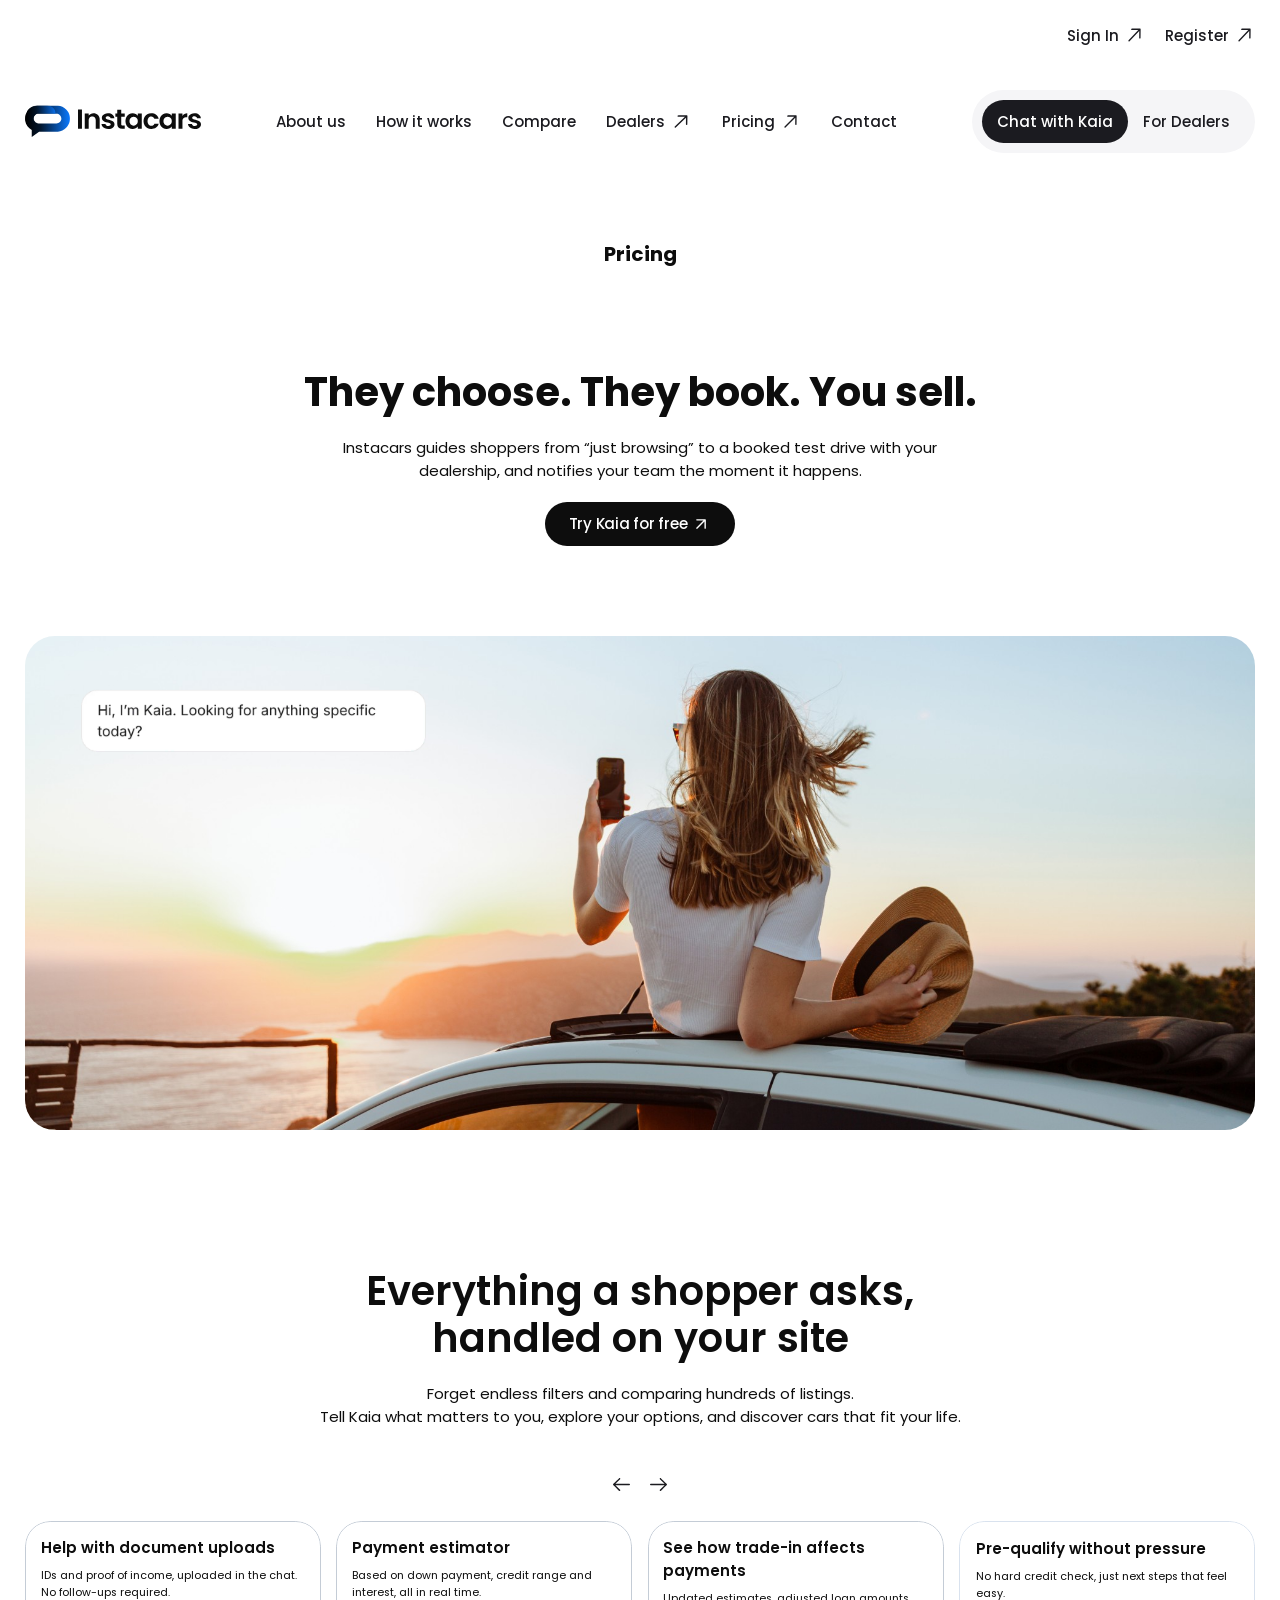
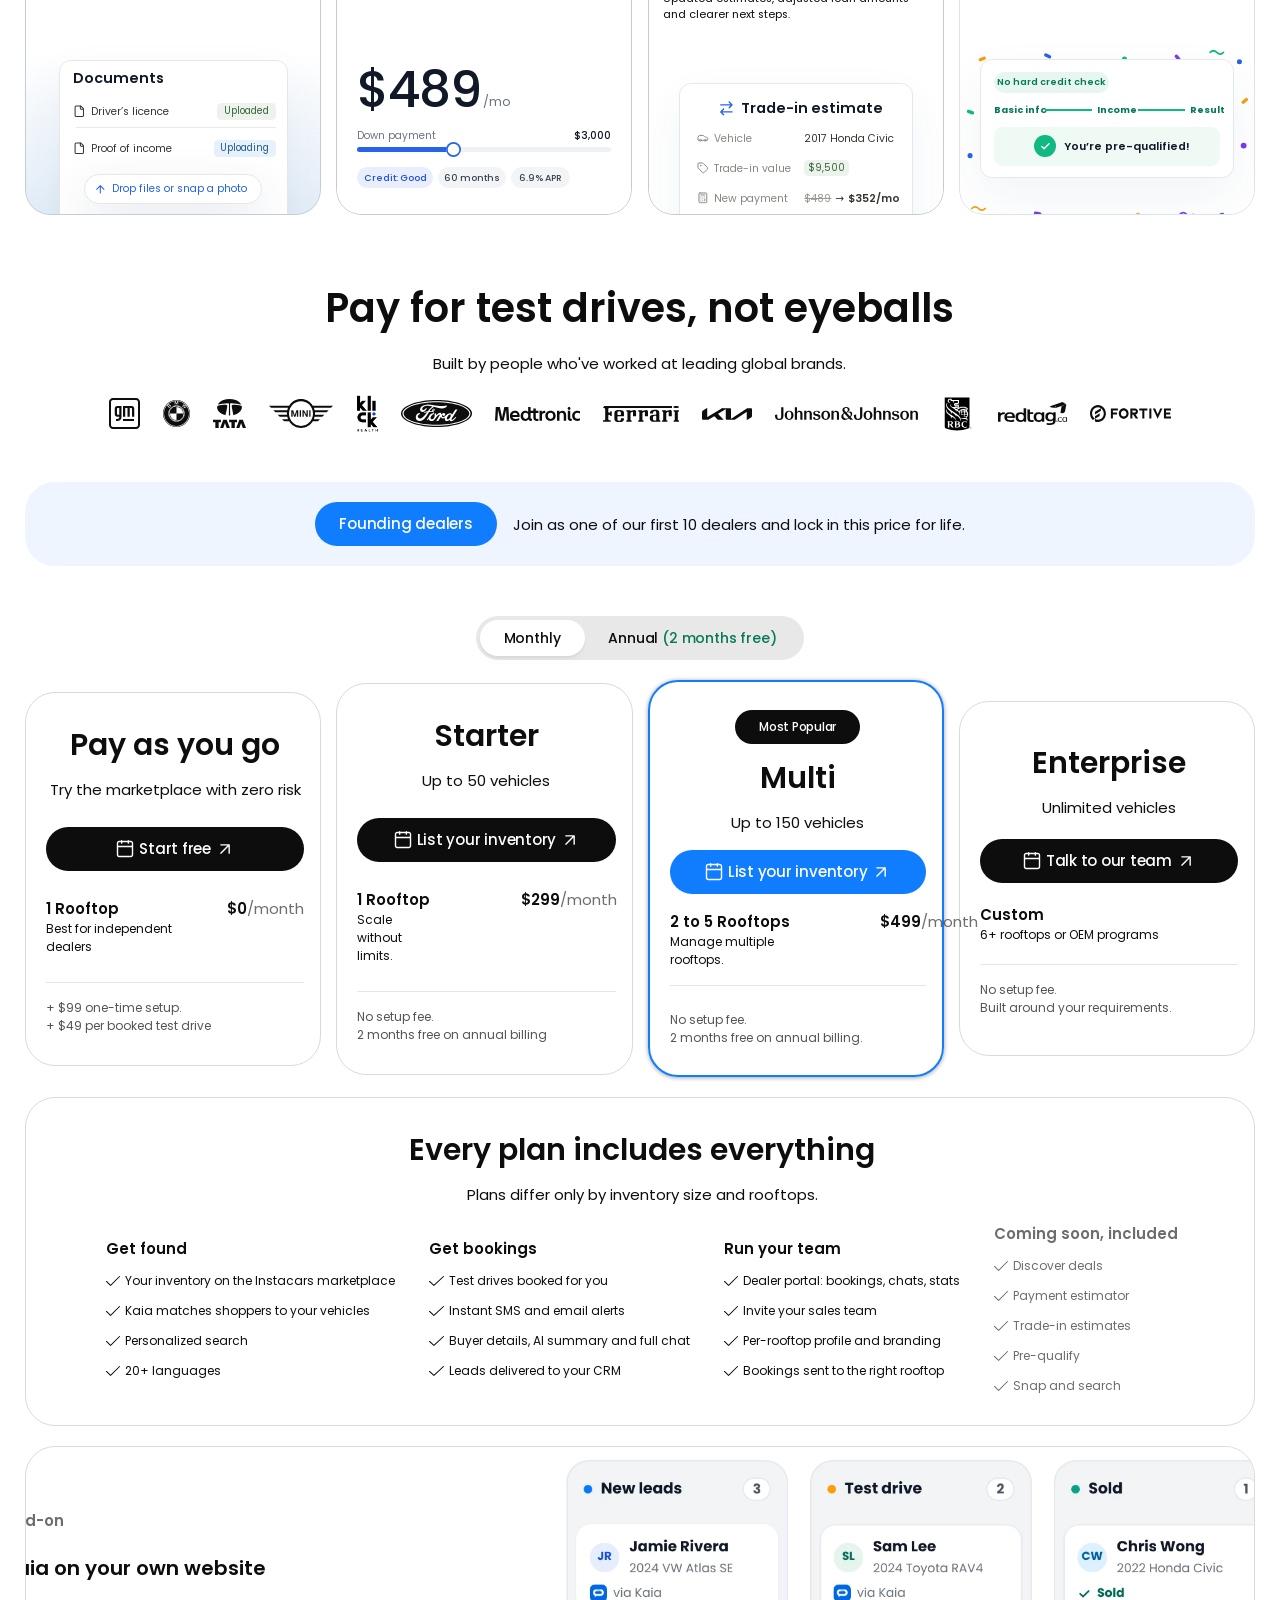
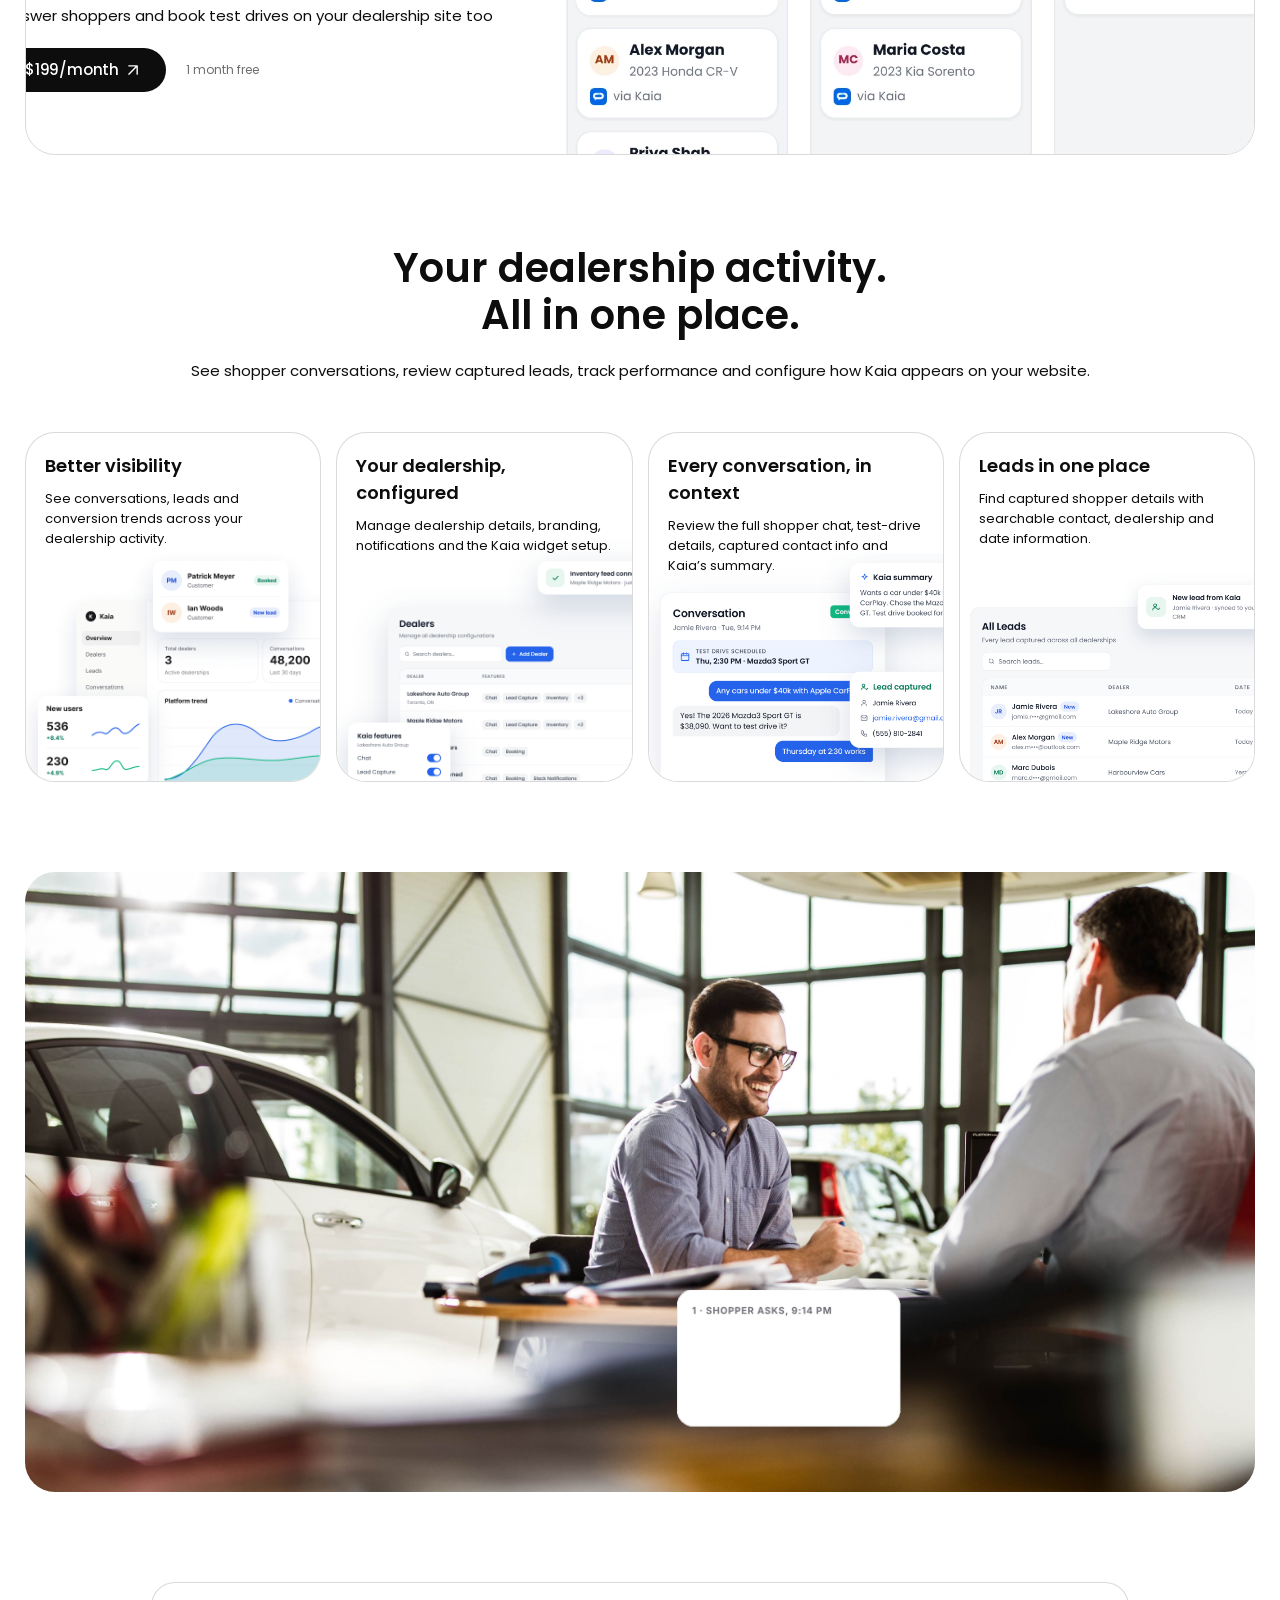
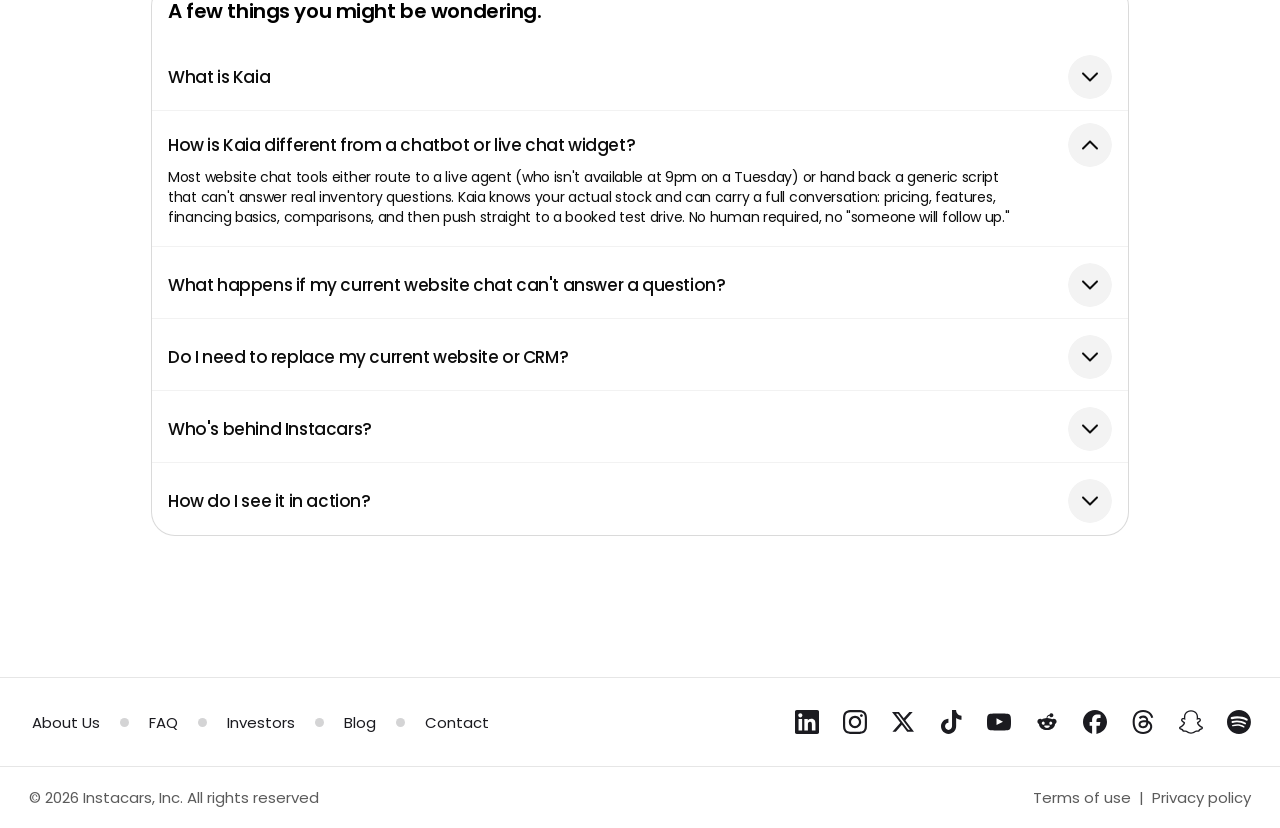
<file: pricing/index.html>
<!DOCTYPE html>
<html lang="en">
<head>
  <meta charset="utf-8" />
  <meta name="viewport" content="width=device-width, initial-scale=1" />
  <!-- Team preview: ask search engines not to list this page. Remove at public launch. -->
  <meta name="robots" content="noindex, nofollow" />
  <title>Pricing | Instacars for dealers</title>
  <meta name="description" content="Instacars guides shoppers from “just browsing” to a booked test drive with your dealership. Pay for test drives, not eyeballs." />
  <link rel="preconnect" href="https://fonts.googleapis.com" />
  <link rel="preconnect" href="https://fonts.gstatic.com" crossorigin />
  <link href="https://fonts.googleapis.com/css2?family=Poppins:wght@400;500;600;700&family=DM+Sans:opsz,wght@9..40,500;9..40,700&family=Fredoka:wght@600&display=swap" rel="stylesheet" />
  <link rel="stylesheet" href="styles.css" />
</head>
<body>

  <!-- Top nav (6246:14147) -->
  <header class="nav col">
    <ul class="nav__account">
      <li><a class="nav__link" href="#">Sign In <img src="assets/nav-arrow.svg" width="21" height="21" alt="" /></a></li>
      <li><a class="nav__link" href="#">Register <img src="assets/nav-arrow.svg" width="21" height="21" alt="" /></a></li>
    </ul>
    <div class="nav__main">
      <a class="nav__logo" href="#" aria-label="Instacars home"><img src="assets/logo-header.svg" width="176" height="34" alt="Instacars" /></a>
      <nav aria-label="Main">
        <ul class="nav__links">
          <li><a class="nav__link" href="../about-us/">About us</a></li>
          <li><a class="nav__link" href="../how-it-works/">How it works</a></li>
          <li><a class="nav__link" href="../compare/">Compare</a></li>
          <li><a class="nav__link" href="#">Dealers <img src="assets/nav-arrow.svg" width="21" height="21" alt="" /></a></li>
          <li><a class="nav__link" href="#" aria-current="page">Pricing <img src="assets/nav-arrow.svg" width="21" height="21" alt="" /></a></li>
          <li><a class="nav__link" href="../contact/">Contact</a></li>
        </ul>
      </nav>
      <div class="nav__cta">
        <a class="nav__btn nav__btn--dark" href="#">Chat with Kaia</a>
        <a class="nav__btn" href="#">For Dealers</a>
      </div>
      <!-- Below 1180px the nav collapses into this button and the full-screen menu (same as the other pages) -->
      <button class="nav__toggle" type="button" aria-label="Open menu" aria-expanded="false" aria-controls="mobile-menu" data-menu-toggle>
        <img src="assets/icon-menu.svg" width="24" height="24" alt="" />
      </button>
    </div>
  </header>

  <div class="drawer" id="mobile-menu" role="dialog" aria-modal="true" aria-label="Menu" hidden data-drawer>
    <div class="drawer__top">
      <a href="../" class="drawer__logo-link" aria-label="Instacars home">
        <img src="assets/logo-header.svg" width="136" height="26" alt="Instacars" />
      </a>
      <button class="nav__toggle" type="button" aria-label="Close menu" data-menu-close>
        <img src="assets/icon-close.svg" width="24" height="24" alt="" />
      </button>
    </div>
    <nav class="drawer__nav" aria-label="Mobile">
      <div class="drawer__group">
        <p class="drawer__label">EXPLORE</p>
        <ul class="drawer__links">
          <li><a class="drawer__row" href="../about-us/"><img src="assets/mi-about.svg" alt="" />About us</a></li>
          <li><a class="drawer__row drawer__row--tall" href="../how-it-works/"><img src="assets/mi-how.svg" alt="" />How it works</a></li>
          <li><a class="drawer__row" href="../compare/"><img src="assets/mi-compare.svg" alt="" />Compare kaia</a></li>
          <li><a class="drawer__row" href="#"><img src="assets/mi-dealer.svg" alt="" />Dealers<img class="drawer__ext" src="assets/mi-arrow.svg" alt="" /></a></li>
          <li><a class="drawer__row" href="./" aria-current="page"><img src="assets/mi-pricing.svg" alt="" />Pricing<img class="drawer__ext" src="assets/mi-arrow.svg" alt="" /></a></li>
          <li><a class="drawer__row" href="../#faq"><img src="assets/mi-help.svg" alt="" />Help &amp; support</a></li>
        </ul>
      </div>
      <hr class="drawer__divider" />
      <div class="drawer__group">
        <p class="drawer__label">ACCOUNT</p>
        <ul class="drawer__links">
          <li><a class="drawer__row drawer__row--tall" href="#"><img src="assets/mi-preferences.svg" alt="" />Preferences</a></li>
          <li><a class="drawer__row" href="#"><img src="assets/mi-signout.svg" alt="" />Sign out</a></li>
        </ul>
      </div>
      <hr class="drawer__divider" />
      <div class="drawer__group">
        <p class="drawer__label">LEGAL</p>
        <ul class="drawer__links">
          <li><a class="drawer__row drawer__row--tall" href="https://instacars.io/page/terms-of-use" target="_blank" rel="noopener"><img src="assets/mi-terms.svg" alt="" />Terms of use</a></li>
          <li><a class="drawer__row" href="https://instacars.io/page/privacy-policy" target="_blank" rel="noopener"><img src="assets/mi-privacy.svg" alt="" />Privacy policy</a></li>
        </ul>
      </div>
    </nav>
    <div class="drawer__foot">
      <div class="drawer__social">
        <a href="https://www.linkedin.com/company/instacars-io/" target="_blank" rel="noopener" aria-label="LinkedIn"><img src="assets/social-linkedin.svg" width="24" height="24" alt="" /></a>
        <a href="https://www.instagram.com/instacars.io/" target="_blank" rel="noopener" aria-label="Instagram"><img src="assets/social-instagram.svg" width="24" height="24" alt="" /></a>
        <a href="https://twitter.com/instacarsio" target="_blank" rel="noopener" aria-label="X"><img src="assets/social-x.svg" width="24" height="24" alt="" /></a>
        <a href="https://www.youtube.com/@instacarsio" target="_blank" rel="noopener" aria-label="YouTube"><img src="assets/social-youtube.svg" width="24" height="24" alt="" /></a>
        <a href="https://www.reddit.com/user/instacarsio" target="_blank" rel="noopener" aria-label="Reddit"><img src="assets/social-reddit.svg" width="24" height="24" alt="" /></a>
        <a href="https://www.facebook.com/instacars.io/" target="_blank" rel="noopener" aria-label="Facebook"><img src="assets/social-facebook.svg" width="24" height="24" alt="" /></a>
      </div>
      <p class="drawer__copy">© 2026 Instacars, Inc. All rights reserved</p>
      <img src="assets/logo-footer.svg" class="drawer__logo drawer__logo--narrow" width="390" height="80" alt="" />
      <img src="assets/logo-footer-wide.svg" class="drawer__logo drawer__logo--wide" width="466" height="80" alt="" />
    </div>
  </div>


  <main class="col">
    <p class="page-label">Pricing</p>

    <!-- Intro (6246:13582) -->
    <section class="intro">
      <h1 class="intro__title">They choose. They book. You sell.</h1>
      <p class="intro__text">Instacars guides shoppers from “just browsing” to a booked test drive with your dealership, and notifies your team the moment it happens.</p>
      <a class="btn btn--dark" href="#plans">Try Kaia for free <img src="assets/icon-arrow-up-right.svg" width="20" height="20" alt="" /></a>
    </section>

    <!-- Header image (6246:13591) -->
    <div class="hero">
      <div class="hero__media">
        <img class="hero__photo" src="assets/header-photo.jpg" width="2000" height="1333" alt="Woman standing up through a car's sunroof at sunset, taking a photo of the view with her phone." />
        <!-- Kaia chat playing over the photo (Figma layer "kaia-chat-transparent@2x"), 11.5 s loop -->
        <img class="hero__chat" src="assets/header-chat.webp" width="556" height="480" alt="Kaia chat: a shopper asks for an SUV under $28k, Kaia suggests the 2023 CR-V at $27,900, and a test drive is booked for Thursday at 2:30 PM." data-hero-chat />
      </div>
      <!-- Phones only: the sign-up card sits over the photo -->
      <form class="lead-card hero__form" data-contact novalidate>
        <h2 class="lead-card__title">Finding your next car starts with a conversation.</h2>
        <p class="lead-card__sub">AI that helps every shopper discover cars, get answers, and book test drives.</p>
        <div class="contact__fields">
          <label class="field"><span>Full Name</span><input type="text" name="name" autocomplete="name" required /></label>
          <label class="field"><span>Phone</span><input type="tel" name="phone" autocomplete="tel" /></label>
          <label class="field"><span>Email</span><input type="email" name="email" autocomplete="email" required /></label>
          <button type="submit" class="btn btn--blue btn--block btn--tall">Get Kaia for your dealership <img src="assets/icon-arrow-up-right.svg" width="20" height="20" alt="" /></button>
          <p class="contact__status" role="status" data-status></p>
        </div>
      </form>
    </div>

    <!-- Everything a shopper asks (6246:13595) -->
    <section class="features">
      <!-- Feature cards: built in HTML/CSS like info.instacars.io (no pictures), 4 rows of 4 -->
      <svg width="0" height="0" style="position:absolute" aria-hidden="true">
        <symbol id="fi-refresh" viewBox="0 0 24 24"><path d="M3 12a9 9 0 0 1 9-9 9.75 9.75 0 0 1 6.74 2.74L21 8"/><path d="M21 3v5h-5"/><path d="M21 12a9 9 0 0 1-9 9 9.75 9.75 0 0 1-6.74-2.74L3 16"/><path d="M8 16H3v5"/></symbol>
        <symbol id="fi-tag" viewBox="0 0 24 24"><path d="M12.59 2.59A2 2 0 0 0 11.17 2H4a2 2 0 0 0-2 2v7.17a2 2 0 0 0 .59 1.41l8.7 8.71a2.43 2.43 0 0 0 3.42 0l6.58-6.58a2.43 2.43 0 0 0 0-3.42z"/><circle cx="7.5" cy="7.5" r=".5" fill="currentColor"/></symbol>
        <symbol id="fi-camera" viewBox="0 0 24 24"><path d="M14.5 4h-5L7 7H4a2 2 0 0 0-2 2v9a2 2 0 0 0 2 2h16a2 2 0 0 0 2-2V9a2 2 0 0 0-2-2h-3z"/><circle cx="12" cy="13" r="3"/></symbol>
        <symbol id="fi-list" viewBox="0 0 24 24"><path d="M3 12h.01M3 18h.01M3 6h.01M8 12h13M8 18h13M8 6h13"/></symbol>
        <symbol id="fi-file" viewBox="0 0 24 24"><path d="M15 2H6a2 2 0 0 0-2 2v16a2 2 0 0 0 2 2h12a2 2 0 0 0 2-2V7z"/><path d="M14 2v4a2 2 0 0 0 2 2h4"/></symbol>
        <symbol id="fi-up" viewBox="0 0 24 24"><path d="m5 12 7-7 7 7M12 19V5"/></symbol>
        <symbol id="fi-swap" viewBox="0 0 24 24"><path d="m16 3 4 4-4 4M20 7H4M8 21l-4-4 4-4M4 17h16"/></symbol>
        <symbol id="fi-car" viewBox="0 0 24 24"><path d="M19 17h2c.6 0 1-.4 1-1v-3c0-.9-.7-1.7-1.5-1.9C18.7 10.6 16 10 16 10s-1.3-1.4-2.2-2.3c-.5-.4-1.1-.7-1.8-.7H5c-.6 0-1.1.4-1.4.9l-1.4 2.9A3.7 3.7 0 0 0 2 12v4c0 .6.4 1 1 1h2"/><circle cx="7" cy="17" r="2"/><path d="M9 17h6"/><circle cx="17" cy="17" r="2"/></symbol>
        <symbol id="fi-gift" viewBox="0 0 24 24"><rect x="3" y="8" width="18" height="4" rx="1"/><path d="M12 8v13M19 12v7a2 2 0 0 1-2 2H7a2 2 0 0 1-2-2v-7M7.5 8a2.5 2.5 0 0 1 0-5A4.8 8 0 0 1 12 8a4.8 8 0 0 1 4.5-5 2.5 2.5 0 0 1 0 5"/></symbol>
        <symbol id="fi-calc" viewBox="0 0 24 24"><rect width="16" height="20" x="4" y="2" rx="2"/><path d="M8 6h8M16 14v4M16 10h.01M12 10h.01M8 10h.01M12 14h.01M8 14h.01M12 18h.01M8 18h.01"/></symbol>
        <symbol id="fi-search" viewBox="0 0 24 24"><circle cx="11" cy="11" r="8"/><path d="m21 21-4.3-4.3"/></symbol>
        <symbol id="fi-check" viewBox="0 0 24 24"><path d="M20 6 9 17l-5-5"/></symbol>
        <symbol id="fi-plus" viewBox="0 0 24 24"><path d="M5 12h14M12 5v14"/></symbol>
        <symbol id="fi-db" viewBox="0 0 24 24"><ellipse cx="12" cy="5" rx="9" ry="3"/><path d="M3 5v14a9 3 0 0 0 18 0V5"/><path d="M3 12a9 3 0 0 0 18 0"/></symbol>
        <symbol id="fi-spark" viewBox="0 0 24 24"><path d="M9.94 15.5A2 2 0 0 0 8.5 14.06l-6.13-1.58a.5.5 0 0 1 0-.96L8.5 9.94A2 2 0 0 0 9.94 8.5l1.58-6.13a.5.5 0 0 1 .96 0L14.06 8.5A2 2 0 0 0 15.5 9.94l6.13 1.58a.5.5 0 0 1 0 .96L15.5 14.06a2 2 0 0 0-1.44 1.44l-1.58 6.13a.5.5 0 0 1-.96 0z"/><path d="M20 3v4M22 5h-4"/></symbol>
        <symbol id="fi-msgc" viewBox="0 0 24 24"><path d="M7.9 20A9 9 0 1 0 4 16.1L2 22Z"/></symbol>
        <symbol id="fi-msgs" viewBox="0 0 24 24"><path d="M21 15a2 2 0 0 1-2 2H7l-4 4V5a2 2 0 0 1 2-2h14a2 2 0 0 1 2 2z"/></symbol>
      </svg>
      <div class="section-head">
        <h2 class="section-title">Everything a shopper asks, <br />handled on your site</h2>
        <p class="section-sub">Forget endless filters and comparing hundreds of listings. <br />Tell Kaia what matters to you, explore your options, and discover cars that fit your life.</p>
      </div>
      <div class="features__arrows" role="group" aria-label="Feature card rows">
        <button type="button" data-feature-prev aria-label="Previous card row"><img src="assets/arrow-left.svg" width="17" height="13" alt="" /></button>
        <button type="button" data-feature-next aria-label="Next card row"><img src="assets/arrow-right.svg" width="17" height="13" alt="" /></button>
      </div>
      <div class="features__viewport">
        <div class="features__track" data-feature-track>
      <ul class="cards features__slide" data-feature-slide="1" aria-label="Feature card row 1 of 4" aria-hidden="true">
        <li class="fcard fcard--soft">
          <div class="fcard__copy fc-extras__copy"><h3>Suggest the right extras</h3><p>Kaia brings up what’s right at the right time, based on real buyer intent.</p></div>
          <span class="fa fk fc-extras__k">K</span>
          <p class="fa fc-extras__bub">Most CR-V buyers add winter tires.<br />Want to see the package?</p>
          <div class="fa fb fb--12 fc-extras__item fc-extras__item--1"><b>Winter tire package</b><small>Popular with CR-V buyers</small></div>
          <span class="fa fc-add fc-add--on fc-add--1"><svg class="fi"><use href="#fi-plus"/></svg>Add</span>
          <div class="fa fb fb--12 fc-extras__item fc-extras__item--2"><b>Extended warranty</b><small>5 years of coverage</small></div>
          <span class="fa fc-add fc-add--2"><svg class="fi"><use href="#fi-plus"/></svg>Add</span>
        </li>
        <li class="fcard">
          <div class="fcard__copy"><h3>Discover deals</h3><p>Find vehicles with current promotions and discounts tailored to each shopper.</p></div>
          <div class="fa fb fb--06 fc-deals__panel"></div>
          <svg class="fa fi fc-deals__tag"><use href="#fi-tag"/></svg>
          <p class="fa ft17 fc-deals__title">Deals for you</p>
          <span class="fa frow fc-deals__r1">2024 VW Atlas SE</span><span class="fa fpill fpill--green fc-deals__p1">−$2,000</span>
          <i class="fa fline fc-deals__l1"></i>
          <span class="fa frow fc-deals__r2">2023 Honda CR-V</span><span class="fa fpill fpill--green fc-deals__p2">−$1,500</span>
          <i class="fa fline fc-deals__l2"></i>
          <span class="fa frow fc-deals__r3">2022 Ford F-150</span><span class="fa fpill fpill--green fc-deals__p3">−$2,500</span>
          <span class="fa fchip fb--14 fc-deals__chip"><svg class="fi"><use href="#fi-refresh"/></svg>Deals updated</span>
        </li>
        <li class="fcard">
          <div class="fcard__copy"><h3>Snap &amp; search</h3><p>Snap a photo and Kaia finds similar vehicles in your inventory.</p></div>
          <div class="fa fc-snap__photo"><svg class="fi"><use href="#fi-camera"/></svg><small>Photo uploaded</small></div>
          <div class="fa fc-snap__m fc-snap__m1"><b>2023 CR-V</b><span class="fc-snap__pill">96% match</span></div>
          <div class="fa fc-snap__m fc-snap__m2"><b>2022 RAV4</b><span class="fc-snap__pill fc-snap__pill--n">91% match</span></div>
          <div class="fa fc-snap__m fc-snap__m3"><b>2024 CX-5</b><span class="fc-snap__pill">88% match</span></div>
        </li>
        <li class="fcard">
          <div class="fcard__copy"><h3>Guide to financing approval</h3><p>Timelines, checklists, and pre-qual steps, all in the chat.</p></div>
          <div class="fa fb fb--06 fc-fin__panel"></div>
          <svg class="fa fi fc-fin__icon"><use href="#fi-list"/></svg>
          <p class="fa ft17 fc-fin__title">Financing checklist</p>
          <span class="fa fc-cb fc-cb--on fc-fin__c1"><svg class="fi"><use href="#fi-check"/></svg></span><span class="fa frow frow--done fc-fin__t1">Choose a vehicle</span>
          <span class="fa fc-cb fc-cb--on fc-fin__c2"><svg class="fi"><use href="#fi-check"/></svg></span><span class="fa frow frow--done fc-fin__t2">Pre-qualify</span>
          <span class="fa fc-cb fc-fin__c3"></span><span class="fa frow fc-fin__t3">Upload documents</span>
          <span class="fa fc-cb fc-fin__c4"></span><span class="fa frow fc-fin__t4">Sign and drive</span>
          <span class="fa fchip fb--14 fc-fin__done"><svg class="fi"><use href="#fi-check"/></svg>2 of 4 done</span>
        </li>
      </ul>

      <ul class="cards features__slide" data-feature-slide="2" aria-label="Feature card row 2 of 4" aria-hidden="false">
        <li class="fcard fcard--wash">
          <div class="fcard__copy"><h3>Help with document uploads</h3><p>IDs and proof of income, uploaded in the chat. No follow-ups required.</p></div>
          <div class="fa fb fb--06 fc-docs__panel"></div>
          <p class="fa ft17 fc-docs__title">Documents</p>
          <svg class="fa fi fc-docs__f1"><use href="#fi-file"/></svg><span class="fa frow fc-docs__t1">Driver’s licence</span><span class="fa fpill fpill--green fc-docs__p1">Uploaded</span>
          <i class="fa fline fc-docs__line"></i>
          <svg class="fa fi fc-docs__f2"><use href="#fi-file"/></svg><span class="fa frow fc-docs__t2">Proof of income</span><span class="fa fpill fpill--blue fc-docs__p2">Uploading</span>
          <span class="fa fchip fb--14 fc-docs__drop"><svg class="fi"><use href="#fi-up"/></svg>Drop files or snap a photo</span>
        </li>
        <li class="fcard">
          <div class="fcard__copy"><h3>Payment estimator</h3><p>Based on down payment, credit range and interest, all in real time.</p></div>
          <p class="fa fc-pay__amt">$489</p><span class="fa fc-pay__mo">/mo</span>
          <span class="fa fc-pay__lbl">Down payment</span><span class="fa fc-pay__val">$3,000</span>
          <span class="fa fc-pay__track"><i></i></span><span class="fa fc-pay__knob"></span>
          <span class="fa fc-pay__chip fc-pay__chip--1">Credit: Good</span><span class="fa fc-pay__chip fc-pay__chip--2">60 months</span><span class="fa fc-pay__chip fc-pay__chip--3">6.9% APR</span>
        </li>
        <li class="fcard">
          <div class="fcard__copy fcard__copy--tall"><h3>See how trade-in affects payments</h3><p>Updated estimates, adjusted loan amounts and clearer next steps.</p></div>
          <div class="fa fb fb--06 fc-trade__panel"></div>
          <svg class="fa fi fc-trade__icon"><use href="#fi-swap"/></svg>
          <p class="fa ft17 fc-trade__title">Trade-in estimate</p>
          <svg class="fa fi fc-trade__i fc-trade__i1"><use href="#fi-car"/></svg><span class="fa frow fc-trade__lbl fc-trade__y1">Vehicle</span><span class="fa frow fc-trade__val fc-trade__y1">2017 Honda Civic</span>
          <svg class="fa fi fc-trade__i fc-trade__i2"><use href="#fi-tag"/></svg><span class="fa frow fc-trade__lbl fc-trade__y2">Trade-in value</span><span class="fa fpill fpill--green fc-trade__pill">$9,500</span>
          <svg class="fa fi fc-trade__i fc-trade__i3"><use href="#fi-calc"/></svg><span class="fa frow fc-trade__lbl fc-trade__y3">New payment</span>
          <span class="fa frow fc-trade__val fc-trade__y3"><s>$489</s><span class="fc-trade__arrow">→</span><b>$352/mo</b></span>
        </li>
        <li class="fcard fcard--soft">
          <div class="fcard__copy fc-pq__copy"><h3>Pre-qualify without pressure</h3><p>No hard credit check, just next steps that feel easy.</p></div>
          <svg class="fa fc-pq__confetti" viewBox="0 0 353 220" aria-hidden="true"><rect x="22" y="22" width="9" height="4" rx="2" fill="#F59E0B" transform="rotate(-20 26 24)"/><rect x="100" y="18" width="9" height="4" rx="2" fill="#2563EB" transform="rotate(25 104 20)"/><circle cx="196" cy="24" r="3" fill="#10B981"/><rect x="255" y="20" width="9" height="4" rx="2" fill="#7C3AED" transform="rotate(50 259 22)"/><path d="M298 16q4-4 8 0t8 0" stroke="#10B981" stroke-width="2" fill="none" stroke-linecap="round"/><circle cx="333" cy="27" r="3" fill="#2563EB"/><rect x="8" y="85" width="9" height="4" rx="2" fill="#10B981" transform="rotate(20 12 87)"/><rect x="335" y="72" width="9" height="4" rx="2" fill="#F59E0B" transform="rotate(-40 339 74)"/><circle cx="12" cy="139" r="3" fill="#2563EB"/><circle cx="338" cy="127" r="3.5" fill="#7C3AED"/><path d="M14 202q4-4 8 0t8 0" stroke="#F59E0B" stroke-width="2" fill="none" stroke-linecap="round"/><rect x="88" y="206" width="9" height="4" rx="2" fill="#7C3AED" transform="rotate(10 92 208)"/><circle cx="212" cy="211" r="3.5" fill="#F59E0B"/><path d="M262 209q4-4 8 0t8 0" stroke="#7C3AED" stroke-width="2" fill="none" stroke-linecap="round"/><rect x="306" y="208" width="9" height="4" rx="2" fill="#2563EB" transform="rotate(-20 310 210)"/></svg>
          <div class="fa fb fb--06 fc-pq__card"></div>
          <span class="fa fc-pq__pill">No hard credit check</span>
          <span class="fa fc-pq__step fc-pq__s1">Basic info</span><i class="fa fc-pq__line fc-pq__l1"></i><span class="fa fc-pq__step fc-pq__s2">Income</span><i class="fa fc-pq__line fc-pq__l2"></i><span class="fa fc-pq__step fc-pq__s3">Result</span>
          <span class="fa fc-pq__ok"></span><span class="fa fc-pq__tick"><svg class="fi"><use href="#fi-check"/></svg></span><span class="fa fc-pq__oktext">You’re pre-qualified!</span>
        </li>
      </ul>

      <ul class="cards features__slide" data-feature-slide="3" aria-label="Feature card row 3 of 4" aria-hidden="true">
        <li class="fcard fcard--wash">
          <div class="fcard__copy"><h3>Your stock. Instant answers.</h3><p>Give buyers the right price, mileage and availability from your inventory.</p></div>
          <!-- Live inventory: cars appear one by one, are checked, then marked in stock (CSS animation, 8 s loop) -->
          <div class="fa fc-inv" role="img" aria-label="Live inventory: 2024 VW Atlas SE, 2023 Honda CR-V and 2022 Ford F-150, all in stock">
            <div class="fc-inv__car fc-inv__car--1"><div><b>2024 VW Atlas SE</b><small>$31,450 · 18,200 mi</small></div><span class="fc-inv__check"><i></i>Checking…</span><span class="fc-inv__ok"><svg class="fi"><use href="#fi-check"/></svg>In stock</span></div>
            <div class="fc-inv__car fc-inv__car--2"><div><b>2023 Honda CR-V</b><small>$27,900 · 24,600 mi</small></div><span class="fc-inv__check"><i></i>Checking…</span><span class="fc-inv__ok"><svg class="fi"><use href="#fi-check"/></svg>In stock</span></div>
            <div class="fc-inv__car fc-inv__car--3"><div><b>2022 Ford F-150</b><small>$38,200 · 41,000 mi</small></div><span class="fc-inv__check"><i></i>Checking…</span><span class="fc-inv__ok"><svg class="fi"><use href="#fi-check"/></svg>In stock</span></div>
          </div>
        </li>
        <li class="fcard">
          <div class="fcard__copy"><h3>A chat. Then a test drive.</h3><p>Kaia agrees on a time with the shopper and sends your team a confirmed test-drive appointment.</p></div>
          <div class="fa appt">
            <div class="appt__top"><span class="pill pill--white"><i class="dot" style="background:var(--blue);width:8px;height:8px"></i>TEST DRIVE</span><span class="pill pill--green"><i class="dot" style="background:#10b981"></i>CONFIRMED</span></div>
            <div class="appt__body"><div><span>Shopper</span><span>Alex Morgan</span></div><div><span>Vehicle</span><span>Civic Hybrid</span></div><div><span>When</span><span>Thu, 18 Jul · 2:30 PM</span></div></div>
            <div class="appt__foot"><span class="appt__ready">Handoff ready</span><span class="pill pill--white pill--link"><i class="dot" style="background:var(--blue)"></i>View Details</span></div>
          </div>
        </li>
        <li class="fcard">
          <div class="fcard__copy"><h3>Leads to your CRM</h3><p>Contact info, an AI summary and the full chat, plus instant SMS alerts.</p></div>
          <div class="fa crm">
            <div class="crm__head"><div class="crm__title"><span class="crm__ico"><svg class="fi"><use href="#fi-db"/></svg></span>Dealer CRM</div><span class="pill pill--synced"><i class="dot" style="background:#10b981;width:8px;height:8px"></i>Synced</span></div>
            <div class="crm__contact">
              <div class="crm__row"><div class="crm__who"><span class="fx-avatar">JR</span><div><b>Jamie Rivera</b><small>SUV · Budget under $28k</small></div></div><span class="pill pill--lead">New lead</span></div>
              <p class="crm__meta">jamie.rivera@gmail.com  ·  (555) 810-2841</p>
            </div>
            <div class="crm__panels"><span style="width:107px"><svg class="fi"><use href="#fi-spark"/></svg>AI summary</span><span style="width:70px"><svg class="fi"><use href="#fi-msgc"/></svg>SMS</span><span style="width:96px"><svg class="fi"><use href="#fi-msgs"/></svg>Full chat</span></div>
          </div>
        </li>
        <li class="fcard fcard--open">
          <div class="fa lang">
            <div class="lang__opts"><span>EN</span><span class="on">FR</span><span>ES</span><span class="more">+17</span></div>
            <div class="bub bub--shopper">Ce SUV est disponible ?</div>
            <div class="lang__reply"><div class="bub bub--kaia">Oui ! On réserve un essai ?</div><span class="k-av">K</span></div>
          </div>
          <div class="fcard__copy"><h3>20+ languages.<br />Zero awkward hellos.</h3><p class="fc-lang__p">From bonjour to a booked test drive. Kaia speaks their language, so you don’t have to.</p></div>
        </li>
      </ul>

      <ul class="cards features__slide" data-feature-slide="4" aria-label="Feature card row 4 of 4" aria-hidden="true">
        <li class="fcard fcard--invite">
          <div class="fcard__copy fc-invite__copy"><h3>Invite a partner to the chat</h3><p>Loop in a friend, partner or family member to decide together.</p></div>
          <span class="fa fc-face fc-face--jr">JR</span>
          <span class="fa fc-face fc-face--sr">SR</span>
          <span class="fa fc-face fc-face--add"><svg class="fi"><use href="#fi-plus"/></svg></span>
          <div class="fa fb fb--12 fc-invite__msg"></div>
          <b class="fa fc-invite__who">Sam joined the chat</b>
          <p class="fa fc-invite__quote">“Love the blue one. Can we test drive<br />Saturday?”</p>
        </li>
        <li class="fcard">
          <div class="fcard__copy"><h3>Return visitor recognition</h3><p>Kaia picks up right where each shopper left off.</p></div>
          <span class="fa fc-rv__band"></span>
          <span class="fa fc-rv__pill">Returning visitor</span>
          <span class="fa fk fc-rv__k">K</span>
          <p class="fa fc-rv__bub">Welcome back, Jamie! The 2023 CR-V<br />you saved is still in stock.</p>
          <div class="fa fc-rv__car"></div>
          <span class="fa fc-rv__tile"><svg class="fi"><use href="#fi-car"/></svg></span>
          <b class="fa fc-rv__name">2023 Honda CR-V</b>
          <small class="fa fc-rv__sub">$27,900 · Saved</small>
          <span class="fa fc-rv__stock"><svg class="fi"><use href="#fi-check"/></svg>In stock</span>
        </li>
        <li class="fcard">
          <div class="fcard__copy fcard__copy--tall"><h3>Incentive discovery</h3><p>Updated estimates, adjusted loan amounts and clearer next steps.</p></div>
          <img class="fa fc-inc__mark" src="assets/kaia-mark.png" width="64" height="64" alt="" />
          <ul class="fa fc-inc__list">
            <li style="width:138.58px"><svg class="fi" style="color:#f59e0b"><use href="#fi-gift"/></svg>Loyalty rebate</li>
            <li style="width:185.31px"><svg class="fi" style="color:#2563eb"><use href="#fi-tag"/></svg>Recent grad program</li>
            <li style="width:137.23px"><svg class="fi" style="color:#047857"><use href="#fi-calc"/></svg>0.9% APR offer</li>
            <li style="width:135.19px"><svg class="fi" style="color:#7c3aed"><use href="#fi-gift"/></svg>Spring promo</li>
          </ul>
        </li>
        <li class="fcard">
          <div class="fcard__copy fcard__copy--tall"><h3>Personalized search</h3><p>Understands requests like “an SUV under $40k with 7 seats.”</p></div>
          <div class="fa fb fb--06 fc-srch__panel"></div>
          <svg class="fa fi fc-srch__icon"><use href="#fi-search"/></svg>
          <p class="fa ft17 fc-srch__title">Results</p>
          <span class="fa frow fc-srch__r1">2024 VW Atlas SE</span><span class="fa fpill fpill--purple fc-srch__s1">7 seats</span><span class="fa fpill fpill--grey fc-srch__p1">$31,450</span>
          <i class="fa fline fc-srch__line"></i>
          <span class="fa frow fc-srch__r2">2023 Kia Telluride</span><span class="fa fpill fpill--purple fc-srch__s2">7 seats</span><span class="fa fpill fpill--grey fc-srch__p2">$38,900</span>
          <div class="fa fb fb--14 fc-srch__input"></div>
          <span class="fa fc-srch__q">SUV under $40k with 7 seats</span>
          <span class="fa fc-srch__send"><svg class="fi"><use href="#fi-up"/></svg></span>
        </li>
      </ul>
        </div>
        <p class="features__sr" data-feature-status aria-live="polite">Card row 2 of 4</p>
      </div>
    </section>

    <!-- Pricing (6246:13729) -->
    <section class="pricing" id="plans">
      <div class="section-head section-head--tight">
        <h2 class="section-title">Pay for test drives, not eyeballs</h2>
        <p class="section-sub">Built by people who've worked at leading global brands.</p>
        <ul class="brands" aria-label="Brands our team has worked with">
          <li><img src="assets/b-gm.svg" width="31" height="31" alt="GM" /></li>
          <li class="bmw" role="img" aria-label="BMW">
            <img src="assets/b-bmw-l3.svg" alt="" class="bmw__l3" />
            <img src="assets/b-bmw-l5.svg" alt="" class="bmw__l5" />
            <img src="assets/b-bmw-l4.svg" alt="" class="bmw__l4" />
            <img src="assets/b-bmw-l2.svg" alt="" class="bmw__l2" />
          </li>
          <li><img src="assets/b-tata.svg" width="33" height="29" alt="Tata" /></li>
          <li><img src="assets/b-mini.svg" width="64" height="29" alt="MINI" /></li>
          <li class="klick"><img src="assets/b-klick.jpg" alt="Klick Health" /></li>
          <li><img src="assets/b-ford.svg" width="71" height="27" alt="Ford" /></li>
          <li><img src="assets/b-medtronic.svg" width="85" height="14" alt="Medtronic" /></li>
          <li><img src="assets/b-ferrari.svg" width="76" height="16" alt="Ferrari" /></li>
          <li><img src="assets/b-kia.svg" width="50" height="12" alt="Kia" /></li>
          <li><img src="assets/b-jnj.svg" width="143" height="13" alt="Johnson &amp; Johnson" /></li>
          <li><img src="assets/b-rbc.svg" width="34" height="34" alt="RBC" /></li>
          <li><img src="assets/b-creative.svg" width="69" height="23" alt="redtag.ca" /></li>
          <li><img src="assets/b-fortive.svg" width="81" height="17" alt="Fortive" /></li>
        </ul>
      </div>

      <div class="founding">
        <span class="btn btn--blue btn--static">Founding dealers</span>
        <p>Join as one of our first 10 dealers and lock in this price for life.</p>
      </div>

      <div class="plans-wrap">
        <div class="billing" role="radiogroup" aria-label="Billing period" data-billing-group>
          <span class="billing__pill" aria-hidden="true"></span>
          <button type="button" class="billing__opt is-selected" role="radio" aria-checked="true" data-billing="monthly">Monthly</button>
          <button type="button" class="billing__opt" role="radio" aria-checked="false" data-billing="annual">Annual <span class="billing__save">(2 months free)</span></button>
        </div>

        <ul class="plans">
          <li class="plan">
            <div class="plan__top">
              <div class="plan__name"><h3>Pay as you go</h3><p>Try the marketplace with zero risk</p></div>
              <a class="btn btn--dark btn--block" href="#contact"><img src="assets/icon-calendar.svg" width="20" height="20" alt="" />Start free<img src="assets/icon-arrow-up-right.svg" width="20" height="20" alt="" /></a>
              <div class="plan__row">
                <div><p class="plan__label">1 Rooftop</p><p class="plan__desc">Best for independent dealers</p></div>
                <p class="plan__price"><span class="plan__num">$0</span><span class="plan__per">/month</span></p>
              </div>
              <hr />
            </div>
            <p class="plan__notes">+ $99 one-time setup.<br />+ $49 per booked test drive</p>
          </li>

          <li class="plan">
            <div class="plan__top">
              <div class="plan__name"><h3>Starter</h3><p>Up to 50 vehicles</p></div>
              <a class="btn btn--dark btn--block" href="#contact"><img src="assets/icon-calendar.svg" width="20" height="20" alt="" />List your inventory<img src="assets/icon-arrow-up-right.svg" width="20" height="20" alt="" /></a>
              <div class="plan__row">
                <div><p class="plan__label">1 Rooftop</p><p class="plan__desc">Scale without limits.</p></div>
                <p class="plan__price"><span class="plan__num" data-monthly="299" data-annual="249">$299</span><span class="plan__per">/month</span><span class="plan__save" aria-hidden="true">Billed $2,990/yr · Save $598</span></p>
              </div>
              <hr />
            </div>
            <p class="plan__notes">No setup fee.<br />2 months free on annual billing</p>
          </li>

          <li class="plan plan--popular">
            <span class="plan__badge">Most Popular</span>
            <div class="plan__body">
              <div class="plan__name"><h3>Multi</h3><p>Up to 150 vehicles</p></div>
              <a class="btn btn--blue btn--block" href="#contact"><img src="assets/icon-calendar.svg" width="20" height="20" alt="" />List your inventory<img src="assets/icon-arrow-up-right.svg" width="20" height="20" alt="" /></a>
              <div class="plan__row">
                <div><p class="plan__label">2 to 5 Rooftops</p><p class="plan__desc">Manage multiple rooftops.</p></div>
                <p class="plan__price"><span class="plan__num" data-monthly="499" data-annual="416">$499</span><span class="plan__per">/month</span><span class="plan__save" aria-hidden="true">Billed $4,990/yr · Save $998</span></p>
              </div>
              <div class="plan__foot">
                <hr />
                <p class="plan__notes">No setup fee.<br />2 months free on annual billing.</p>
              </div>
            </div>
          </li>

          <li class="plan plan--enterprise">
            <div class="plan__top">
              <div class="plan__name"><h3>Enterprise</h3><p>Unlimited vehicles</p></div>
              <a class="btn btn--dark btn--block" href="#contact"><img src="assets/icon-calendar.svg" width="20" height="20" alt="" />Talk to our team<img src="assets/icon-arrow-up-right.svg" width="20" height="20" alt="" /></a>
              <div class="plan__row">
                <div><p class="plan__label">Custom</p><p class="plan__desc">6+ rooftops or OEM programs</p></div>
              </div>
              <hr />
            </div>
            <p class="plan__notes">No setup fee.<br />Built around your requirements.</p>
          </li>
        </ul>

        <div class="includes">
          <div class="plan__name"><h3>Every plan includes everything</h3><p>Plans differ only by inventory size and rooftops.</p></div>
          <div class="includes__cols">
            <ul class="includes__col">
              <li class="includes__head">Get found</li>
              <li>Your inventory on the Instacars marketplace</li>
              <li>Kaia matches shoppers to your vehicles</li>
              <li>Personalized search</li>
              <li>20+ languages</li>
            </ul>
            <ul class="includes__col">
              <li class="includes__head">Get bookings</li>
              <li>Test drives booked for you</li>
              <li>Instant SMS and email alerts</li>
              <li>Buyer details, AI summary and full chat</li>
              <li>Leads delivered to your CRM</li>
            </ul>
            <ul class="includes__col">
              <li class="includes__head">Run your team</li>
              <li>Dealer portal: bookings, chats, stats</li>
              <li>Invite your sales team</li>
              <li>Per-rooftop profile and branding</li>
              <li>Bookings sent to the right rooftop</li>
            </ul>
            <ul class="includes__col includes__col--soon">
              <li class="includes__head"><button type="button" class="includes__toggle" aria-expanded="false" data-soon-toggle>Coming soon, included<img src="assets/faq-closed.svg" width="44" height="44" alt="" /></button></li>
              <li>Discover deals</li>
              <li>Payment estimator</li>
              <li>Trade-in estimates</li>
              <li>Pre-qualify</li>
              <li>Snap and search</li>
            </ul>
          </div>
        </div>

      <div class="addon">
        <div class="addon__text">
          <p class="addon__kicker">Add-on</p>
          <h3 class="addon__title">Kaia on your own website</h3>
          <p class="addon__desc">Answer shoppers and book test drives on your dealership site too</p>
          <div class="addon__cta">
            <a class="btn btn--dark addon__btn" href="#contact">$199/month <img src="assets/icon-arrow-up-right.svg" width="20" height="20" alt="" /></a>
            <span class="addon__free">1 month free</span>
          </div>
        </div>
        <div class="addon__board">
          <!-- Animated lead board: a booked shopper card is dragged from New leads to Test drive (7 s loop). The still is shown until it plays. -->
          <video src="assets/leadboard.mp4" poster="assets/leadboard.png" width="788" height="517" autoplay muted loop playsinline preload="metadata" role="img" aria-label="Lead board: new leads, test drives and sold columns with shoppers booked via Kaia" data-leadboard></video>
        </div>
      </div>
      </div>
    </section>

    <!-- Dealer portal (6246:14036) -->
    <section class="dealer">
      <div class="section-head">
        <h2 class="section-title">Your dealership activity. <br />All in one place.</h2>
        <p class="section-sub">See shopper conversations, review captured leads, track performance and configure how Kaia appears on your website.</p>
      </div>
      <ul class="cards" data-dealer-track>
        <li class="card card--dealer">
          <img class="card__shot" src="assets/dealer-dashboard.png" alt="Dealer dashboard with conversations, leads and platform trend chart" style="left:-16.5px; top:111px; width:384px; height:377px" loading="lazy" />
          <div class="card__text"><h3>Better visibility</h3><p>See conversations, leads and conversion trends across your dealership activity.</p></div>
        </li>
        <li class="card card--dealer">
          <img class="card__shot" src="assets/dealer-configured.png" alt="Dealers settings list with Kaia features toggles" style="left:-0.5px; top:104px; width:353px; height:334px" loading="lazy" />
          <div class="card__text"><h3>Your dealership, configured</h3><p>Manage dealership details, branding, notifications and the Kaia widget setup.</p></div>
        </li>
        <li class="card card--dealer">
          <img class="card__shot" src="assets/dealer-conversation.png" alt="Shopper conversation with Kaia summary and captured lead" style="left:-6.5px; top:120px; width:361px; height:237px" loading="lazy" />
          <div class="card__text"><h3>Every conversation, in context</h3><p>Review the full shopper chat, test-drive details, captured contact info and Kaia’s summary.</p></div>
        </li>
        <li class="card card--dealer">
          <img class="card__shot" src="assets/dealer-leads.png" alt="All leads table with dealer and date columns" style="left:5.5px; top:130px; width:339px; height:222px" loading="lazy" />
          <div class="card__text"><h3>Leads in one place</h3><p>Find captured shopper details with searchable contact, dealership and date information.</p></div>
        </li>
      </ul>
      <div class="features__arrows dealer__arrows" role="group" aria-label="Dealer cards">
        <button type="button" data-dealer-prev aria-label="Previous card"><img src="assets/arrow-left.svg" width="17" height="13" alt="" /></button>
        <button type="button" data-dealer-next aria-label="Next card"><img src="assets/arrow-right.svg" width="17" height="13" alt="" /></button>
      </div>
    </section>

    <!-- Contact (6246:14063) -->
    <section class="contact" id="contact">
      <img class="contact__bg" src="assets/contact-bg.jpg" alt="" loading="lazy" />
      <form class="contact__form" data-contact novalidate>
        <h2 class="contact__title">Discover what Kaia can do for you</h2>
        <p class="contact__sub">Find out how Kaia can help you deliver better <br />outcomes with AI.</p>
        <div class="contact__fields">
          <div class="contact__row">
            <label class="field"><span>Full Name</span><input type="text" name="name" autocomplete="name" required /></label>
            <label class="field"><span>Phone</span><input type="tel" name="phone" autocomplete="tel" /></label>
          </div>
          <label class="field"><span>Email</span><input type="email" name="email" autocomplete="email" required /></label>
          <button type="submit" class="btn btn--blue btn--block btn--tall">Get Kaia for your dealership <img src="assets/icon-arrow-up-right.svg" width="20" height="20" alt="" /></button>
          <p class="contact__status" role="status" data-status></p>
        </div>
      </form>
      <img class="contact__bubbles" src="assets/kaia-bubbles.gif" width="328" height="259" alt="Kaia chat: a shopper asks about trade-ins and Kaia books an appraisal for Thursday at 2:30 PM." loading="lazy" />
      <div class="contact__steps">
        <img src="assets/contact-steps.gif" alt="1: Shopper asks, “Any SUVs under $28k?” Kaia replies the 2023 CR-V is $27,900. 2: Kaia books it: 2023 Honda CR-V test drive confirmed for Thursday at 2:30 PM." loading="lazy" />
      </div>
    </section>

    <!-- Supported by (tablet 6499:7567 / phone 6490:5694; not in the desktop frame) -->
    <section class="supported">
      <p class="supported__title">Supported by</p>
      <ul class="supported__row">
        <li><img src="assets/s-mars.svg" width="85" height="26" alt="MaRS" /></li>
        <li><img src="assets/s-aws.svg" width="44" height="44" alt="AWS" /></li>
        <li><img src="assets/s-nvidia-inception.svg" width="121" height="45" alt="NVIDIA Inception Program" /></li>
        <li><img src="assets/s-oci.svg" width="109" height="45" alt="OCI" /></li>
      </ul>
    </section>

    <!-- FAQ (6246:14091) -->
    <section class="faq" id="faq">
      <h2 class="faq__title">A few things you might be <br class="faq__br" />wondering.</h2>
      <div class="faq__list" data-faq></div>
    </section>
  </main>

  <!-- Footer (6246:13511) -->
  <footer class="footer">
    <div class="footer__top">
      <div class="col footer__inner">
        <nav class="footer__links" aria-label="Footer">
          <a href="../about-us/">About Us</a><span class="footer__dot" aria-hidden="true"></span>
          <a href="#faq">FAQ</a><span class="footer__dot" aria-hidden="true"></span>
          <a href="../contact/#investor">Investors</a><span class="footer__dot" aria-hidden="true"></span>
          <a href="#">Blog</a><span class="footer__dot" aria-hidden="true"></span>
          <a href="../contact/">Contact</a>
        </nav>
        <div class="footer__social">
          <a href="https://www.linkedin.com/company/instacars-io/" target="_blank" rel="noopener" aria-label="LinkedIn"><img src="assets/social-linkedin.svg" width="24" height="24" alt="" /></a>
          <a href="https://www.instagram.com/instacars.io/" target="_blank" rel="noopener" aria-label="Instagram"><img src="assets/social-instagram.svg" width="24" height="24" alt="" /></a>
          <a href="https://twitter.com/instacarsio" target="_blank" rel="noopener" aria-label="X"><img src="assets/social-x.svg" width="24" height="24" alt="" /></a>
          <a href="https://www.tiktok.com/@instacars.io" target="_blank" rel="noopener" aria-label="TikTok"><img src="assets/social-tiktok.svg" width="24" height="24" alt="" /></a>
          <a href="https://www.youtube.com/@instacarsio" target="_blank" rel="noopener" aria-label="YouTube"><img src="assets/social-youtube.svg" width="24" height="24" alt="" /></a>
          <a href="https://www.reddit.com/user/instacarsio" target="_blank" rel="noopener" aria-label="Reddit"><img src="assets/social-reddit.svg" width="24" height="24" alt="" /></a>
          <a href="https://www.facebook.com/instacars.io/" target="_blank" rel="noopener" aria-label="Facebook"><img src="assets/social-facebook.svg" width="24" height="24" alt="" /></a>
          <a href="https://www.facebook.com/instacars.io/" target="_blank" rel="noopener" aria-label="Threads"><img src="assets/social-threads.svg" width="24" height="24" alt="" /></a>
          <a href="https://www.snapchat.com/add/instacars.io" target="_blank" rel="noopener" aria-label="Snapchat"><img src="assets/social-snapchat.svg" width="24" height="24" alt="" /></a>
          <a href="https://open.spotify.com/playlist/5QeZYlAYDQfzw9OdTAzf6a?si=9b115b9875564ab7" target="_blank" rel="noopener" aria-label="Spotify"><img src="assets/social-spotify.svg" width="24" height="24" alt="" /></a>
        </div>
      </div>
    </div>
    <div class="col footer__bottom">
      <p>© 2026 Instacars, Inc. All rights reserved</p>
      <p class="footer__legal"><a href="https://instacars.io/page/terms-of-use" target="_blank" rel="noopener">Terms of use</a><span aria-hidden="true">|</span><a href="https://instacars.io/page/privacy-policy" target="_blank" rel="noopener">Privacy policy</a></p>
    </div>
    <img src="assets/logo-footer.svg" class="footer__mark footer__mark--narrow" width="390" height="80" alt="" />
    <img src="assets/logo-footer-wide.svg" class="footer__mark footer__mark--wide" width="466" height="80" alt="" />
  </footer>

  <script src="script.js"></script>
</body>
</html>
</file>
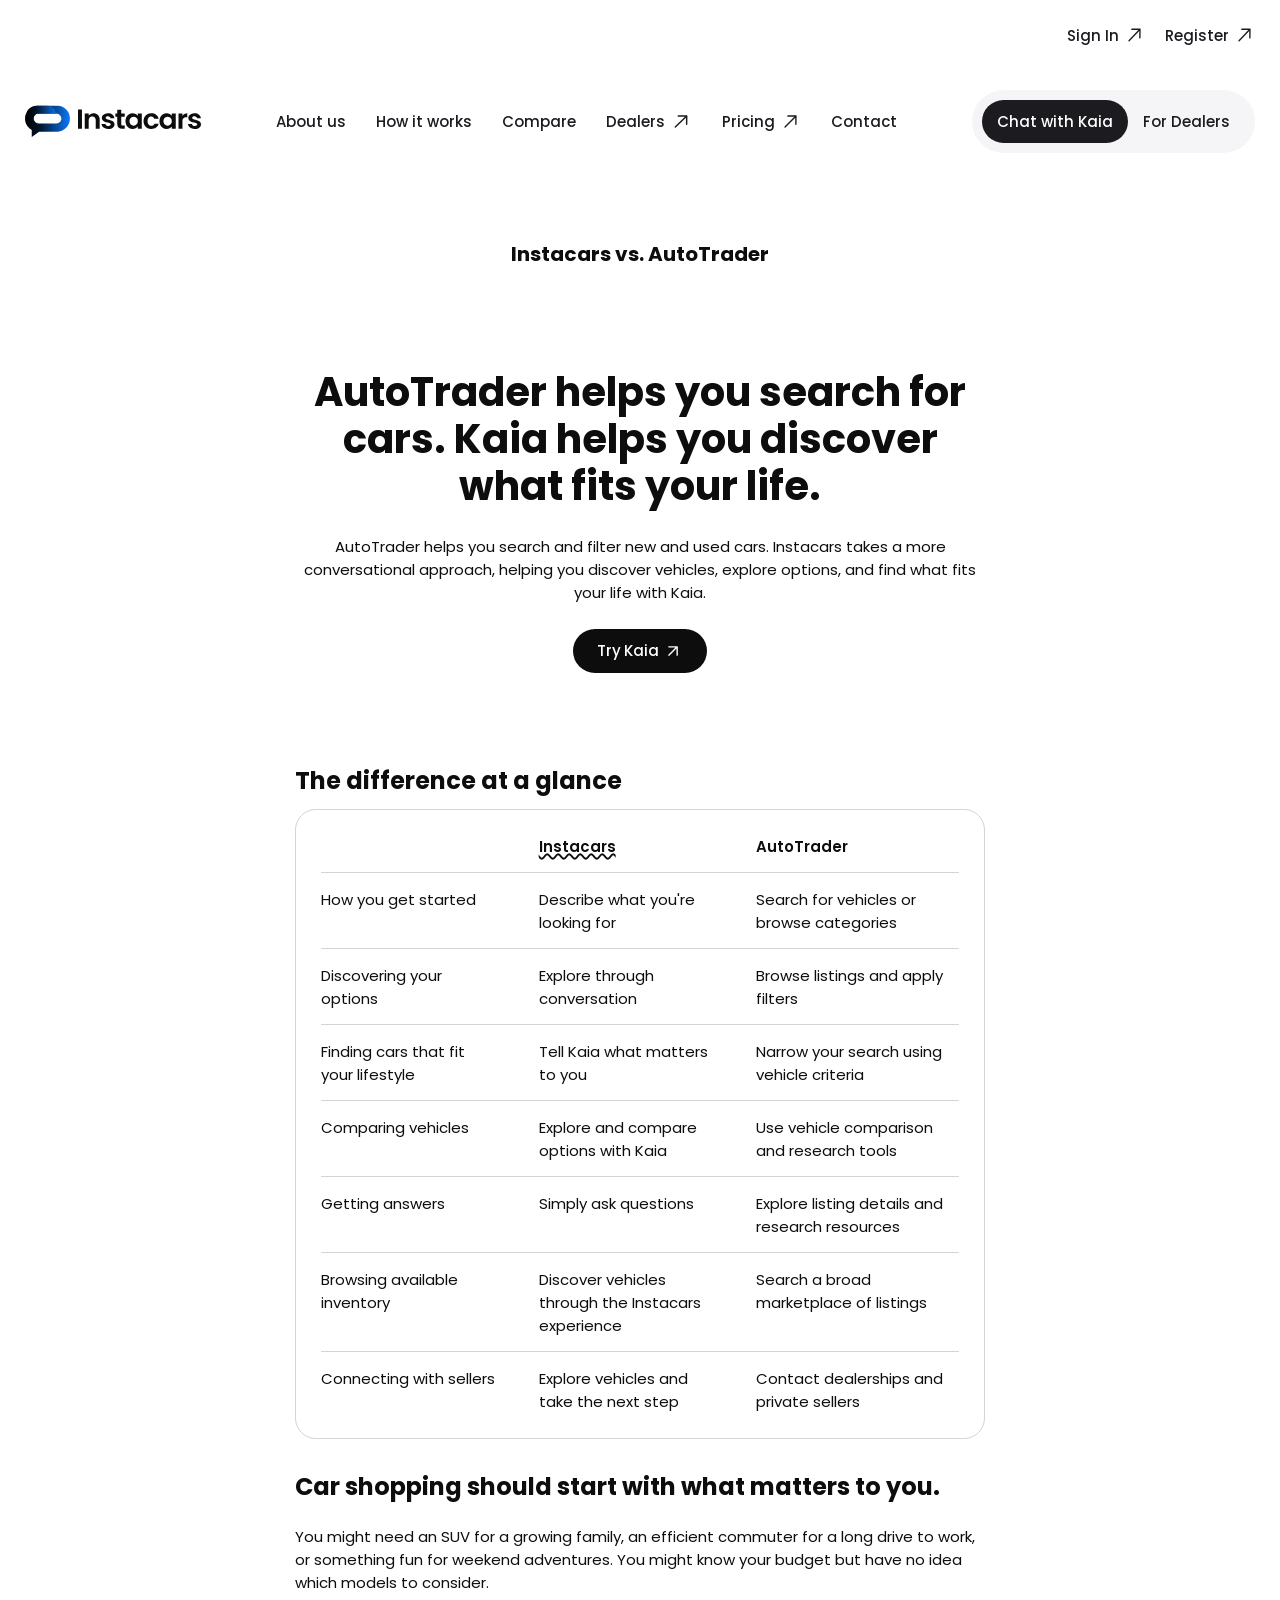
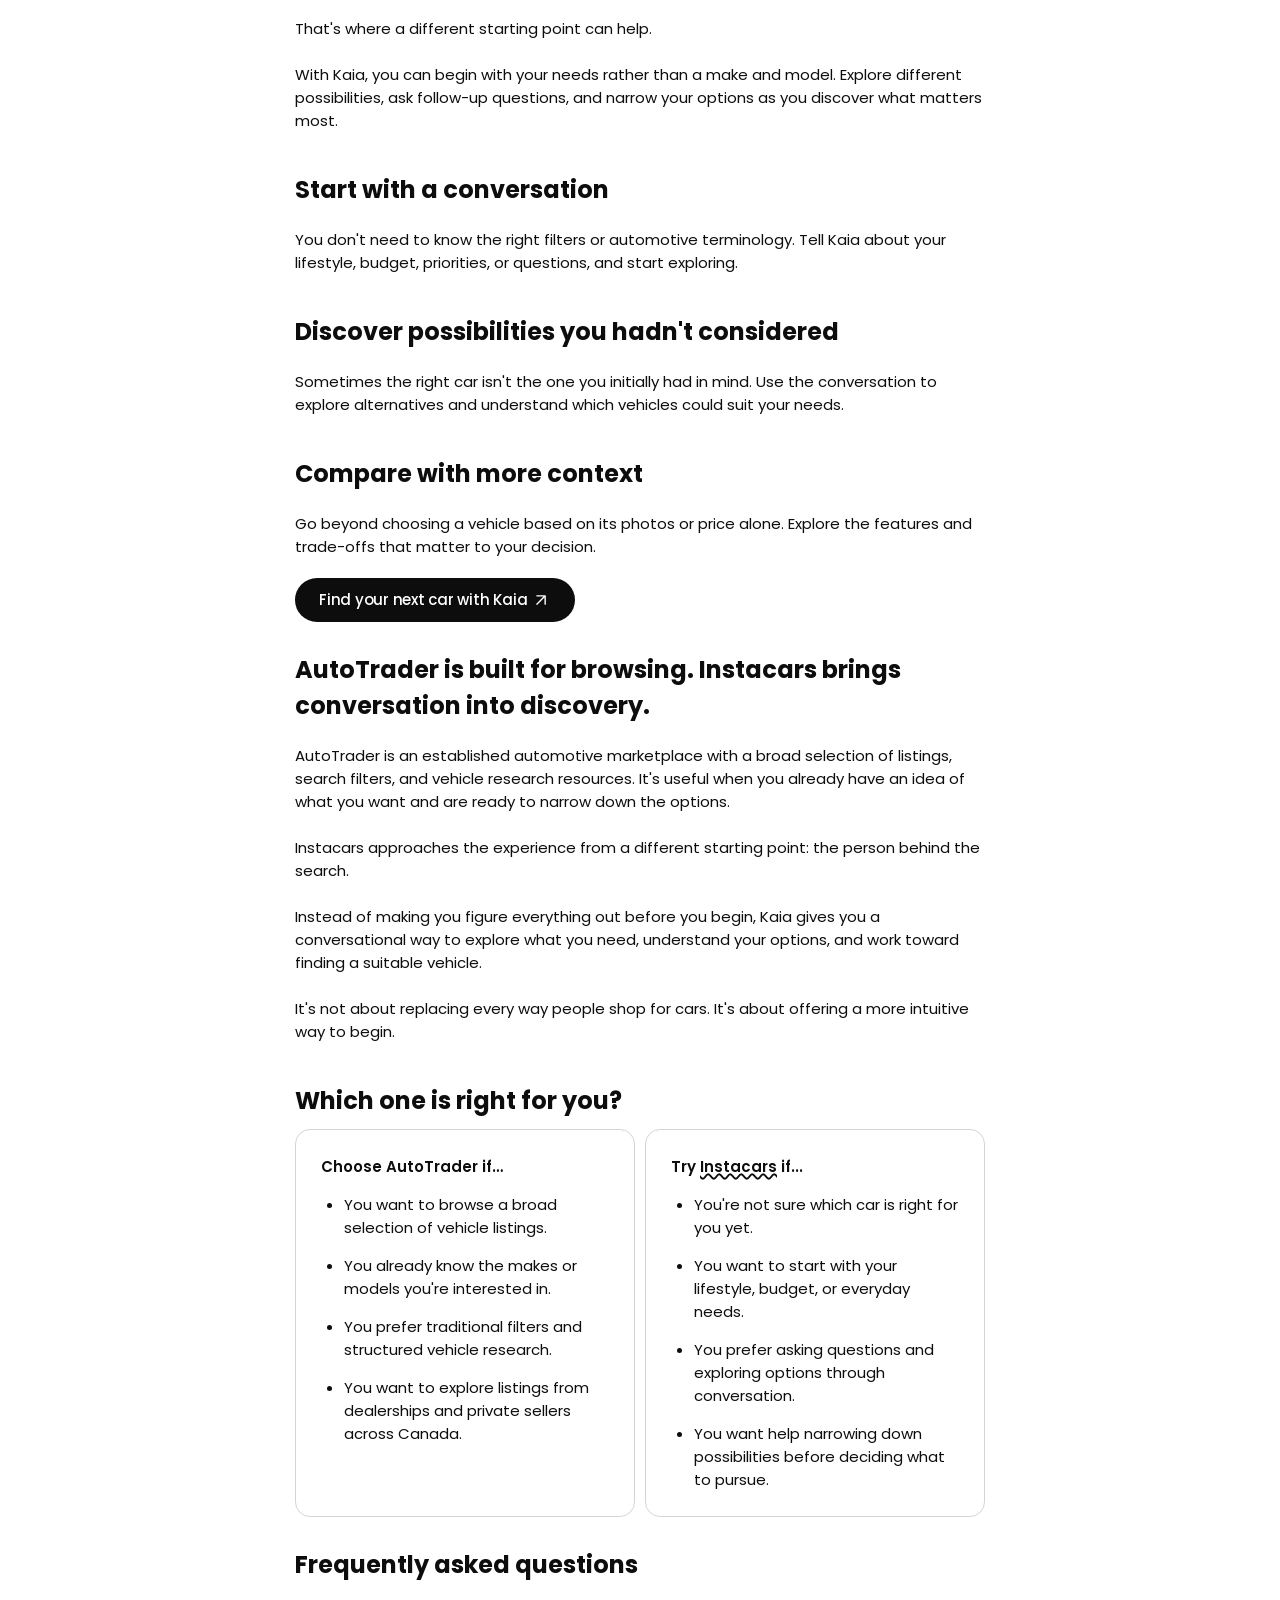
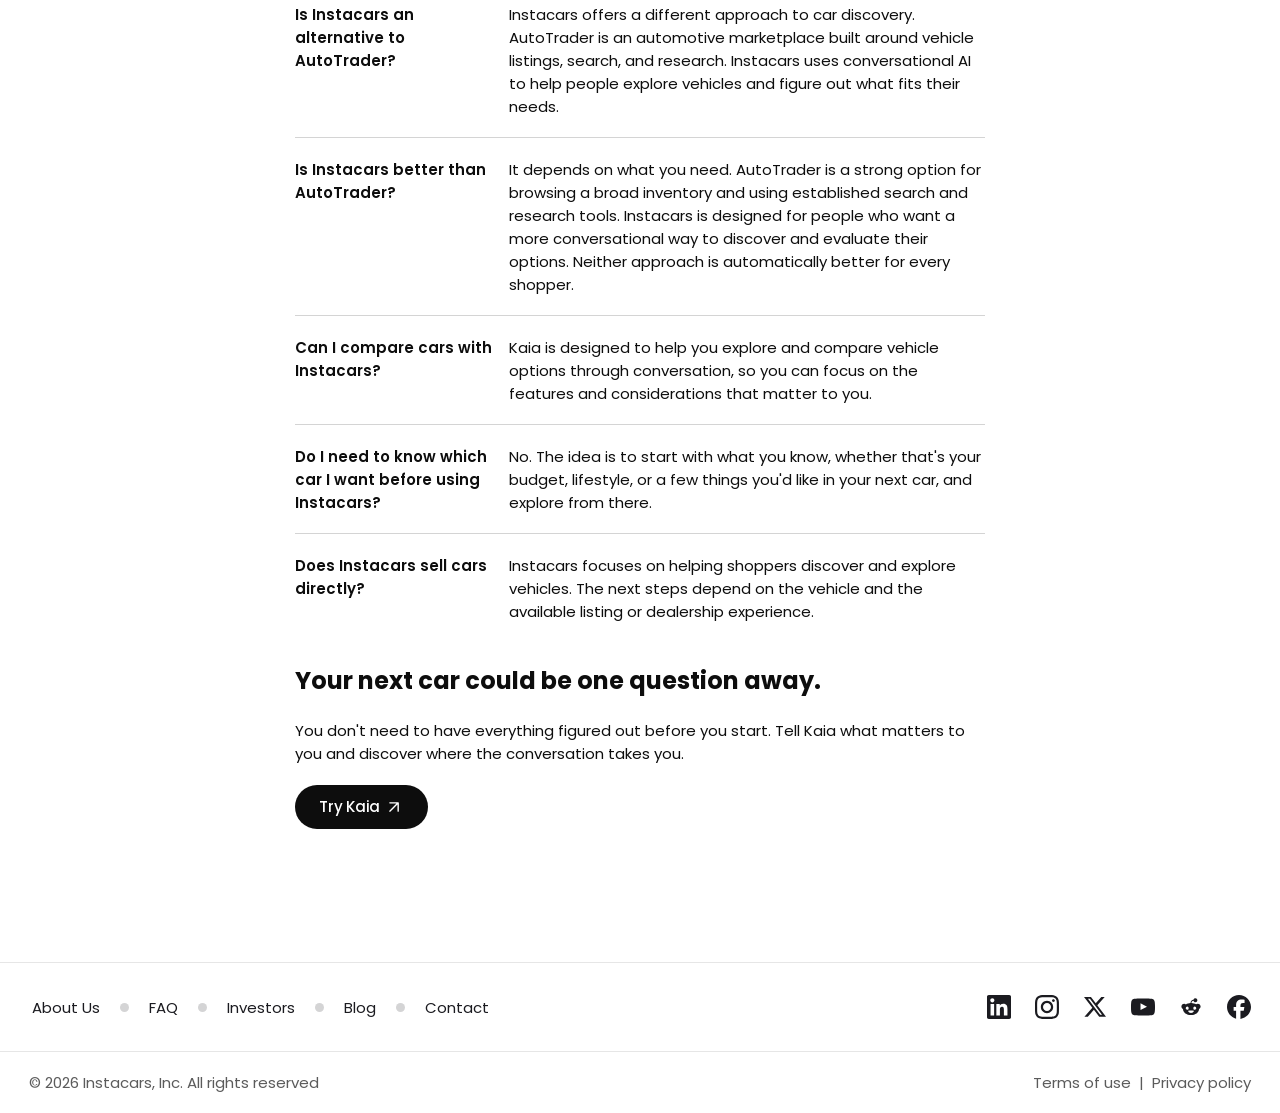
<file: compare/autotrader/index.html>
<!DOCTYPE html>
<html lang="en">
<head>
  <meta charset="utf-8" />
  <meta name="viewport" content="width=device-width, initial-scale=1" />
  <!-- Team preview: ask search engines not to list this page. Remove at public launch. -->
  <meta name="robots" content="noindex, nofollow" />
  <title>Instacars vs. AutoTrader | Instacars</title>
  <meta name="description" content="AutoTrader helps you search and filter new and used cars. Instacars takes a more conversational approach, helping you discover vehicles, explore options, and find what fits your life with Kaia." />
  <link rel="preconnect" href="https://fonts.googleapis.com" />
  <link rel="preconnect" href="https://fonts.gstatic.com" crossorigin />
  <link href="https://fonts.googleapis.com/css2?family=Poppins:wght@400;500;600;700&display=swap" rel="stylesheet" />
  <link rel="stylesheet" href="../styles.css" />
</head>
<body>

  <!-- Top nav, same as How it works. Links are written for the published site, where this page sits in /compare/&lt;name&gt;/. -->
  <header class="nav col">
    <ul class="nav__account">
      <li><a class="nav__link" href="#">Sign In <img src="../assets/nav-arrow.svg" width="21" height="21" alt="" /></a></li>
      <li><a class="nav__link" href="#">Register <img src="../assets/nav-arrow.svg" width="21" height="21" alt="" /></a></li>
    </ul>
    <div class="nav__main">
      <a class="nav__logo" href="../../" aria-label="Instacars home"><img src="../assets/logo-header.svg" width="176" height="34" alt="Instacars" /></a>
      <nav aria-label="Main">
        <ul class="nav__links">
          <li><a class="nav__link" href="../../about-us/">About us</a></li>
          <li><a class="nav__link" href="../../how-it-works/">How it works</a></li>
          <li><a class="nav__link" href="../">Compare</a></li>
          <li><a class="nav__link" href="#">Dealers <img src="../assets/nav-arrow.svg" width="21" height="21" alt="" /></a></li>
          <li><a class="nav__link" href="../../pricing/">Pricing <img src="../assets/nav-arrow.svg" width="21" height="21" alt="" /></a></li>
          <li><a class="nav__link" href="../../contact/">Contact</a></li>
        </ul>
      </nav>
      <div class="nav__cta">
        <a class="nav__btn nav__btn--dark" href="../../">Chat with Kaia</a>
        <a class="nav__btn" href="../../pricing/">For Dealers</a>
      </div>
      <!-- Below 1180px the nav collapses into this button and the full-screen menu (same as the marketplace homepage) -->
      <button class="nav__toggle" type="button" aria-label="Open menu" aria-expanded="false" aria-controls="mobile-menu" data-menu-toggle>
        <img src="../assets/icon-menu.svg" width="24" height="24" alt="" />
      </button>
    </div>
  </header>

  <div class="drawer" id="mobile-menu" role="dialog" aria-modal="true" aria-label="Menu" hidden data-drawer>
    <div class="drawer__top">
      <a href="../../" class="drawer__logo-link" aria-label="Instacars home">
        <img src="../assets/logo-header.svg" width="136" height="26" alt="Instacars" />
      </a>
      <button class="nav__toggle" type="button" aria-label="Close menu" data-menu-close>
        <img src="../assets/icon-close.svg" width="24" height="24" alt="" />
      </button>
    </div>
    <nav class="drawer__nav" aria-label="Mobile">
      <div class="drawer__group">
        <ul class="drawer__links">
          <li><a class="drawer__row" href="../../about-us/"><img src="../assets/mi-about.svg" alt="" />About us</a></li>
          <li><a class="drawer__row drawer__row--tall" href="../../how-it-works/"><img src="../assets/mi-how.svg" alt="" />How it works</a></li>
          <li><a class="drawer__row" href="../"><img src="../assets/mi-compare.svg" alt="" />Compare kaia</a></li>
          <li><a class="drawer__row" href="#"><img src="../assets/mi-dealer.svg" alt="" />Dealers<img class="drawer__ext" src="../assets/mi-arrow.svg" alt="" /></a></li>
          <li><a class="drawer__row" href="../../pricing/"><img src="../assets/mi-pricing.svg" alt="" />Pricing<img class="drawer__ext" src="../assets/mi-arrow.svg" alt="" /></a></li>
          <li><a class="drawer__row" href="../../#faq"><img src="../assets/mi-help.svg" alt="" />Help &amp; support</a></li>
        </ul>
      </div>
      <hr class="drawer__divider" />
      <div class="drawer__group">
        <p class="drawer__label">ACCOUNT</p>
        <ul class="drawer__links">
          <li><a class="drawer__row drawer__row--tall" href="#"><img src="../assets/mi-preferences.svg" alt="" />Preferences</a></li>
          <li><a class="drawer__row" href="#"><img src="../assets/mi-signout.svg" alt="" />Sign out</a></li>
        </ul>
      </div>
      <hr class="drawer__divider" />
      <div class="drawer__group">
        <p class="drawer__label">LEGAL</p>
        <ul class="drawer__links">
          <li><a class="drawer__row drawer__row--tall" href="https://instacars.io/page/terms-of-use" target="_blank" rel="noopener"><img src="../assets/mi-terms.svg" alt="" />Terms of use</a></li>
          <li><a class="drawer__row" href="https://instacars.io/page/privacy-policy" target="_blank" rel="noopener"><img src="../assets/mi-privacy.svg" alt="" />Privacy policy</a></li>
        </ul>
      </div>
    </nav>
    <div class="drawer__foot">
      <div class="drawer__social">
        <a href="https://www.linkedin.com/company/instacars-io/" target="_blank" rel="noopener" aria-label="LinkedIn"><img src="../assets/social-linkedin.svg" width="24" height="24" alt="" /></a>
        <a href="https://www.instagram.com/instacars.io/" target="_blank" rel="noopener" aria-label="Instagram"><img src="../assets/social-instagram.svg" width="24" height="24" alt="" /></a>
        <a href="https://twitter.com/instacarsio" target="_blank" rel="noopener" aria-label="X"><img src="../assets/social-x.svg" width="24" height="24" alt="" /></a>
        <a href="https://www.youtube.com/@instacarsio" target="_blank" rel="noopener" aria-label="YouTube"><img src="../assets/social-youtube.svg" width="24" height="24" alt="" /></a>
        <a href="https://www.reddit.com/user/instacarsio" target="_blank" rel="noopener" aria-label="Reddit"><img src="../assets/social-reddit.svg" width="24" height="24" alt="" /></a>
        <a href="https://www.facebook.com/instacars.io/" target="_blank" rel="noopener" aria-label="Facebook"><img src="../assets/social-facebook.svg" width="24" height="24" alt="" /></a>
      </div>
      <p class="drawer__copy">© 2026 Instacars, Inc. All rights reserved</p>
      <img src="../assets/logo-footer.svg" class="drawer__logo drawer__logo--narrow" width="390" height="80" alt="" />
      <img src="../assets/logo-footer-wide.svg" class="drawer__logo drawer__logo--wide" width="466" height="80" alt="" />
    </div>
  </div>

  <main class="col">
    <!-- "Instacars vs. AutoTrader" (Figma 6004:4898) -->
    <article class="cmp">
      <p class="page-label">Instacars vs. AutoTrader</p>

      <header class="cmp__head">
        <h1 class="cmp__title">AutoTrader helps you search for cars. Kaia helps you discover what fits your life.</h1>
        <p class="cmp__intro">AutoTrader helps you search and filter new and used cars. Instacars takes a more conversational approach, helping you discover vehicles, explore options, and find what fits your life with Kaia.</p>
        <a class="btn btn--dark" href="../../">Try Kaia <img src="../assets/icon-arrow-up-right.svg" width="20" height="20" alt="" /></a>
      </header>

      <div class="cmp__body">
        <section class="sec" aria-labelledby="glance">
          <h2 id="glance">The difference at a glance</h2>
          <div class="glance" role="table" aria-label="Instacars compared with AutoTrader">
            <div class="glance__row glance__row--head" role="row"><span role="columnheader"></span><span role="columnheader"><span class="wavy">Instacars</span></span><span role="columnheader">AutoTrader</span></div>
            <div class="glance__row" role="row"><span role="rowheader">How you get started</span><span role="cell">Describe what you're <br class="d" />looking for</span><span role="cell">Search for vehicles or <br class="d" />browse categories</span></div>
            <div class="glance__row" role="row"><span role="rowheader">Discovering your <br class="d" />options</span><span role="cell">Explore through <br class="d" />conversation</span><span role="cell">Browse listings and apply <br class="d" />filters</span></div>
            <div class="glance__row" role="row"><span role="rowheader">Finding cars that fit <br class="d" />your lifestyle</span><span role="cell">Tell Kaia what matters <br class="d" />to you</span><span role="cell">Narrow your search using <br class="d" />vehicle criteria</span></div>
            <div class="glance__row" role="row"><span role="rowheader">Comparing vehicles</span><span role="cell">Explore and compare <br class="d" />options with Kaia</span><span role="cell">Use vehicle comparison <br class="d" />and research tools</span></div>
            <div class="glance__row" role="row"><span role="rowheader">Getting answers</span><span role="cell">Simply ask questions</span><span role="cell">Explore listing details and <br class="d" />research resources</span></div>
            <div class="glance__row" role="row"><span role="rowheader">Browsing available <br class="d" />inventory</span><span role="cell">Discover vehicles <br class="d" />through the Instacars <br class="d" />experience</span><span role="cell">Search a broad <br class="d" />marketplace of listings</span></div>
            <div class="glance__row" role="row"><span role="rowheader">Connecting with sellers</span><span role="cell">Explore vehicles and <br class="d" />take the next step</span><span role="cell">Contact dealerships and <br class="d" />private sellers</span></div>
          </div>
        </section>

        <section class="sec" aria-labelledby="s1">
          <h2 id="s1">Car shopping should start with what matters to you.</h2>
          <div class="sec__text">
            <p>You might need an SUV for a growing family, an efficient commuter for a long drive to work, or something fun for weekend adventures. You might know your budget but have no idea which models to consider.</p>
            <p>That's where a different starting point can help.</p>
            <p>With Kaia, you can begin with your needs rather than a make and model. Explore different possibilities, ask follow-up questions, and narrow your options as you discover what matters most.</p>
          </div>
        </section>

        <section class="sec" aria-labelledby="s2">
          <h2 id="s2">Start with a conversation</h2>
          <div class="sec__text">
            <p>You don't need to know the right filters or automotive terminology. Tell Kaia about your lifestyle, budget, priorities, or questions, and start exploring.</p>
          </div>
        </section>

        <section class="sec" aria-labelledby="s3">
          <h2 id="s3">Discover possibilities you hadn't considered</h2>
          <div class="sec__text">
            <p>Sometimes the right car isn't the one you initially had in mind. Use the conversation to explore alternatives and understand which vehicles could suit your needs.</p>
          </div>
        </section>

        <section class="sec" aria-labelledby="s4">
          <h2 id="s4">Compare with more context</h2>
          <div class="sec__text">
            <p>Go beyond choosing a vehicle based on its photos or price alone. Explore the features and trade-offs that matter to your decision.</p>
          </div>
          <a class="btn btn--dark" href="../../">Find your next car with Kaia <img src="../assets/icon-arrow-up-right.svg" width="20" height="20" alt="" /></a>
        </section>

        <section class="sec" aria-labelledby="s5">
          <h2 id="s5">AutoTrader is built for browsing. Instacars brings conversation into discovery.</h2>
          <div class="sec__text">
            <p>AutoTrader is an established automotive marketplace with a broad selection of listings, search filters, and vehicle research resources. It's useful when you already have an idea of what you want and are ready to narrow down the options.</p>
            <p>Instacars approaches the experience from a different starting point: the person behind the search.</p>
            <p>Instead of making you figure everything out before you begin, Kaia gives you a conversational way to explore what you need, understand your options, and work toward finding a suitable vehicle.</p>
            <p>It's not about replacing every way people shop for cars. It's about offering a more intuitive way to begin.</p>
          </div>
        </section>

        <section class="sec" aria-labelledby="choose">
          <h2 id="choose" class="sec__muted">Which one is right for you?</h2>
          <div class="choose">
            <div class="choose__card">
              <h3>Choose AutoTrader if…</h3>
              <ul>
                <li>You want to browse a broad selection of vehicle listings.</li>
                <li>You already know the makes or models you're interested in.</li>
                <li>You prefer traditional filters and structured vehicle research.</li>
                <li>You want to explore listings from dealerships and private sellers across Canada.</li>
              </ul>
            </div>
            <div class="choose__card">
              <h3>Try <span class="wavy">Instacars</span> if...</h3>
              <ul>
                <li>You're not sure which car is right for you yet.</li>
                <li>You want to start with your lifestyle, budget, or everyday needs.</li>
                <li>You prefer asking questions and exploring options through conversation.</li>
                <li>You want help narrowing down possibilities before deciding what to pursue.</li>
              </ul>
            </div>
          </div>
        </section>

        <section class="sec" aria-labelledby="faq">
          <h2 id="faq">Frequently asked questions</h2>
          <dl class="faq">
            <div class="faq__item"><dt>Is Instacars an alternative to AutoTrader?</dt><dd>Instacars offers a different approach to car discovery. AutoTrader is an automotive marketplace built around vehicle listings, search, and research. Instacars uses conversational AI to help people explore vehicles and figure out what fits their needs.</dd></div>
            <div class="faq__item"><dt>Is Instacars better than AutoTrader?</dt><dd>It depends on what you need. AutoTrader is a strong option for browsing a broad inventory and using established search and research tools. Instacars is designed for people who want a more conversational way to discover and evaluate their options. Neither approach is automatically better for every shopper.</dd></div>
            <div class="faq__item"><dt>Can I compare cars with Instacars?</dt><dd>Kaia is designed to help you explore and compare vehicle options through conversation, so you can focus on the features and considerations that matter to you.</dd></div>
            <div class="faq__item"><dt>Do I need to know which car I want before using Instacars?</dt><dd>No. The idea is to start with what you know, whether that's your budget, lifestyle, or a few things you'd like in your next car, and explore from there.</dd></div>
            <div class="faq__item"><dt>Does Instacars sell cars directly?</dt><dd>Instacars focuses on helping shoppers discover and explore vehicles. The next steps depend on the vehicle and the available listing or dealership experience.</dd></div>
          </dl>
        </section>

        <section class="sec" aria-labelledby="s-end">
          <h2 id="s-end">Your next car could be one question away.</h2>
          <div class="sec__text">
            <p>You don't need to have everything figured out before you start. Tell Kaia what matters to you and discover where the conversation takes you.</p>
          </div>
          <a class="btn btn--dark" href="../../">Try Kaia <img src="../assets/icon-arrow-up-right.svg" width="20" height="20" alt="" /></a>
        </section>
      </div>
    </article>
  </main>
  <script type="application/ld+json">
  {"@context":"https://schema.org","@type":"FAQPage","mainEntity":[{"@type":"Question","name":"Is Instacars an alternative to AutoTrader?","acceptedAnswer":{"@type":"Answer","text":"Instacars offers a different approach to car discovery. AutoTrader is an automotive marketplace built around vehicle listings, search, and research. Instacars uses conversational AI to help people explore vehicles and figure out what fits their needs."}},{"@type":"Question","name":"Is Instacars better than AutoTrader?","acceptedAnswer":{"@type":"Answer","text":"It depends on what you need. AutoTrader is a strong option for browsing a broad inventory and using established search and research tools. Instacars is designed for people who want a more conversational way to discover and evaluate their options. Neither approach is automatically better for every shopper."}},{"@type":"Question","name":"Can I compare cars with Instacars?","acceptedAnswer":{"@type":"Answer","text":"Kaia is designed to help you explore and compare vehicle options through conversation, so you can focus on the features and considerations that matter to you."}},{"@type":"Question","name":"Do I need to know which car I want before using Instacars?","acceptedAnswer":{"@type":"Answer","text":"No. The idea is to start with what you know, whether that's your budget, lifestyle, or a few things you'd like in your next car, and explore from there."}},{"@type":"Question","name":"Does Instacars sell cars directly?","acceptedAnswer":{"@type":"Answer","text":"Instacars focuses on helping shoppers discover and explore vehicles. The next steps depend on the vehicle and the available listing or dealership experience."}}]}
  </script>

  <!-- Footer (5999:4224) -->
  <footer class="footer">
    <div class="footer__top">
      <div class="col footer__inner">
        <nav class="footer__links" aria-label="Footer">
          <a href="../../about-us/">About Us</a><span class="footer__dot" aria-hidden="true"></span>
          <a href="../../#faq">FAQ</a><span class="footer__dot" aria-hidden="true"></span>
          <a href="../../contact/#investor">Investors</a><span class="footer__dot" aria-hidden="true"></span>
          <a href="#">Blog</a><span class="footer__dot" aria-hidden="true"></span>
          <a href="../../contact/">Contact</a>
        </nav>
        <div class="footer__social">
          <a href="https://www.linkedin.com/company/instacars-io/" target="_blank" rel="noopener" aria-label="LinkedIn"><img src="../assets/social-linkedin.svg" width="24" height="24" alt="" /></a>
          <a href="https://www.instagram.com/instacars.io/" target="_blank" rel="noopener" aria-label="Instagram"><img src="../assets/social-instagram.svg" width="24" height="24" alt="" /></a>
          <a href="https://twitter.com/instacarsio" target="_blank" rel="noopener" aria-label="X"><img src="../assets/social-x.svg" width="24" height="24" alt="" /></a>
          <a href="https://www.youtube.com/@instacarsio" target="_blank" rel="noopener" aria-label="YouTube"><img src="../assets/social-youtube.svg" width="24" height="24" alt="" /></a>
          <a href="https://www.reddit.com/user/instacarsio" target="_blank" rel="noopener" aria-label="Reddit"><img src="../assets/social-reddit.svg" width="24" height="24" alt="" /></a>
          <a href="https://www.facebook.com/instacars.io/" target="_blank" rel="noopener" aria-label="Facebook"><img src="../assets/social-facebook.svg" width="24" height="24" alt="" /></a>
        </div>
      </div>
    </div>
    <div class="col footer__bottom">
      <p>© 2026 Instacars, Inc. All rights reserved</p>
      <p class="footer__legal"><a href="https://instacars.io/page/terms-of-use" target="_blank" rel="noopener">Terms of use</a><span aria-hidden="true">|</span><a href="https://instacars.io/page/privacy-policy" target="_blank" rel="noopener">Privacy policy</a></p>
    </div>
    <!-- Phones only: the big IC mark peeking in at the bottom, as in the mobile Figma frame -->
    <img src="../assets/logo-footer.svg" class="footer__mark footer__mark--narrow" width="390" height="80" alt="" />
    <img src="../assets/logo-footer-wide.svg" class="footer__mark footer__mark--wide" width="466" height="80" alt="" />
  </footer>

  <script src="../script.js"></script>
</body>
</html>
</file>
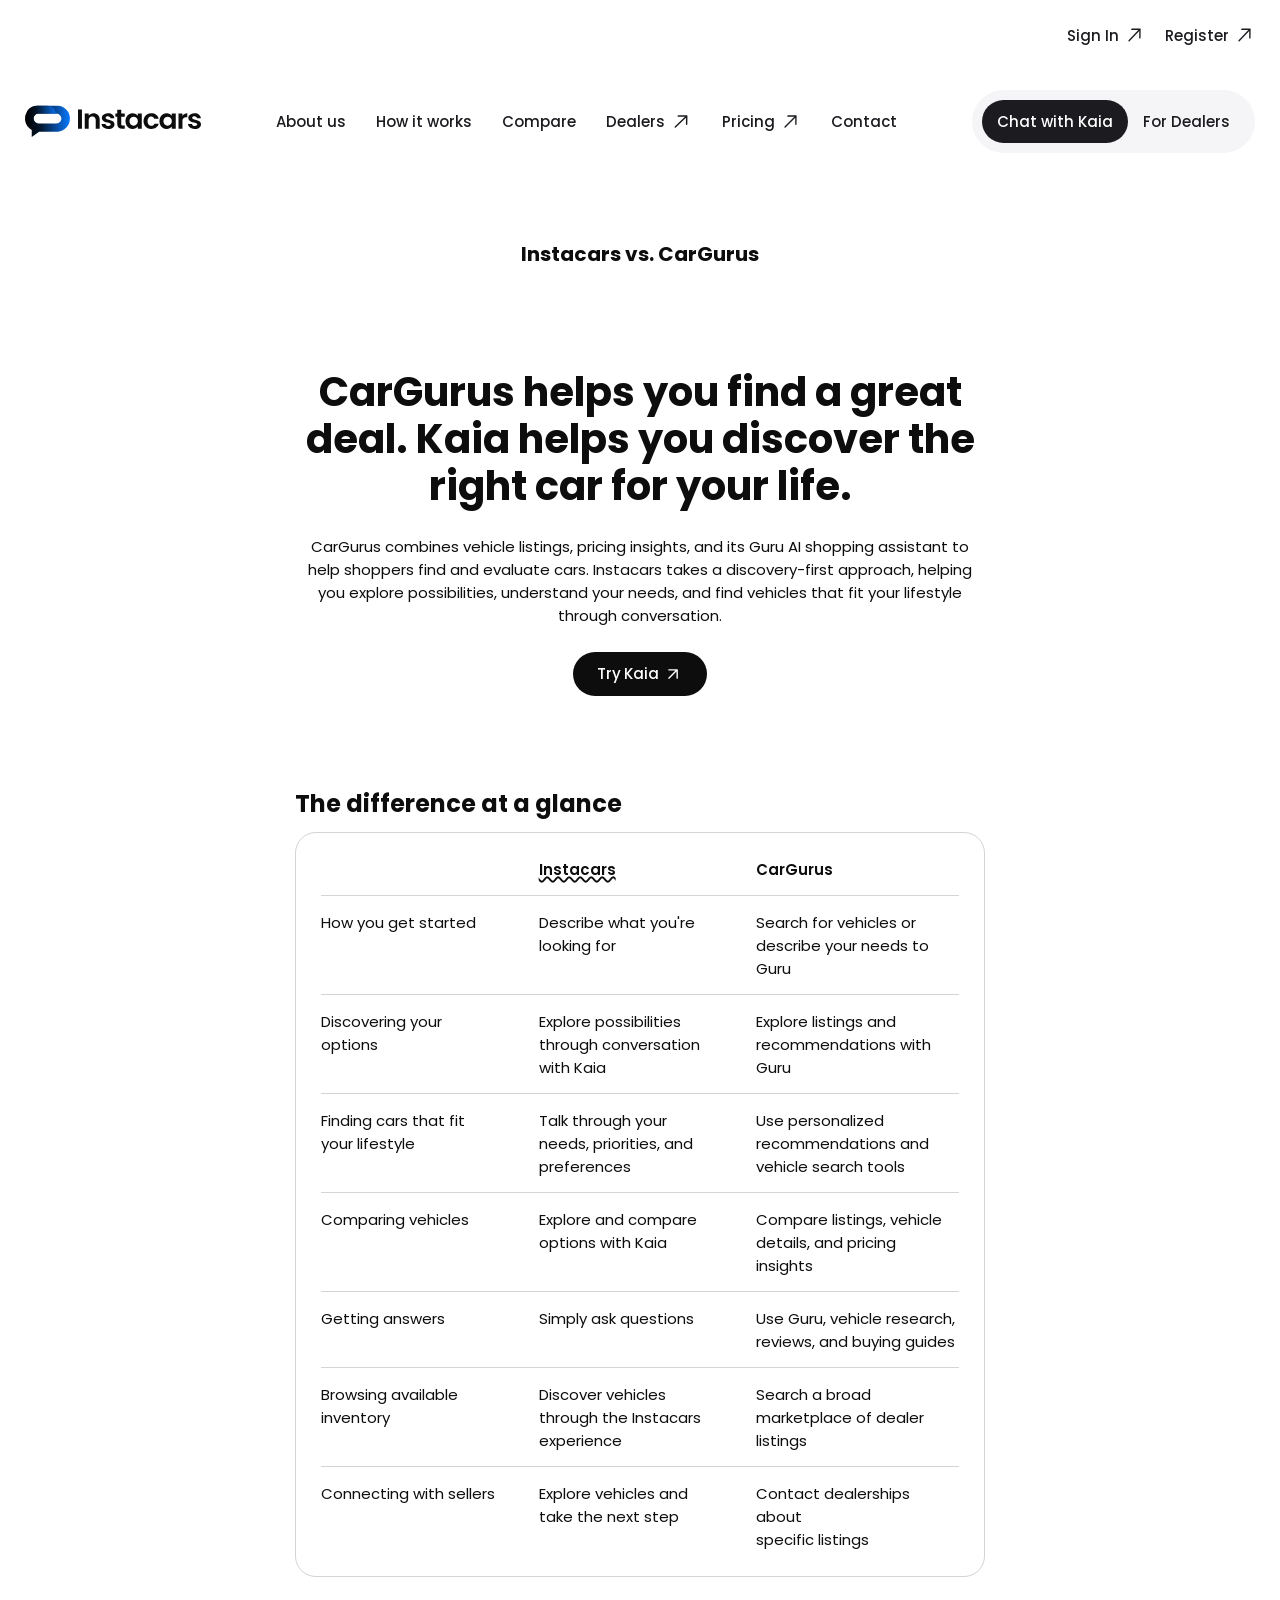
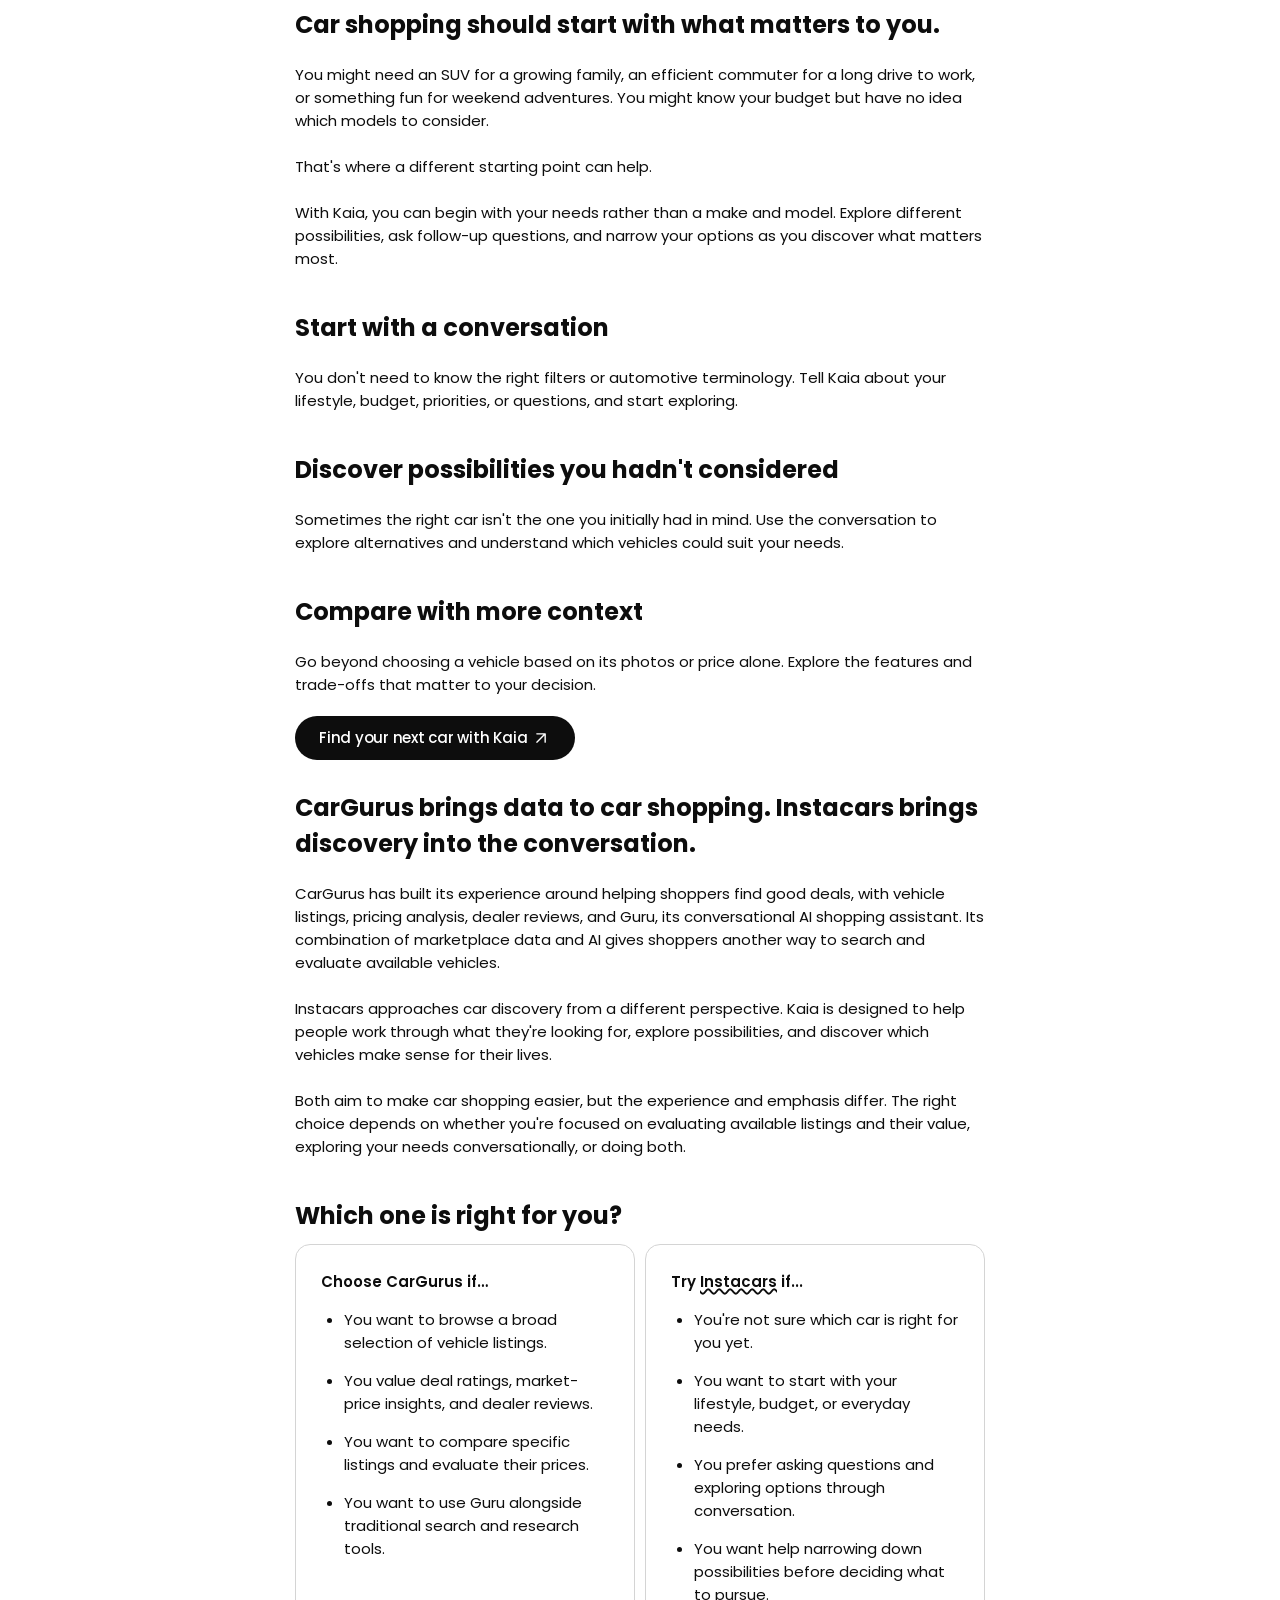
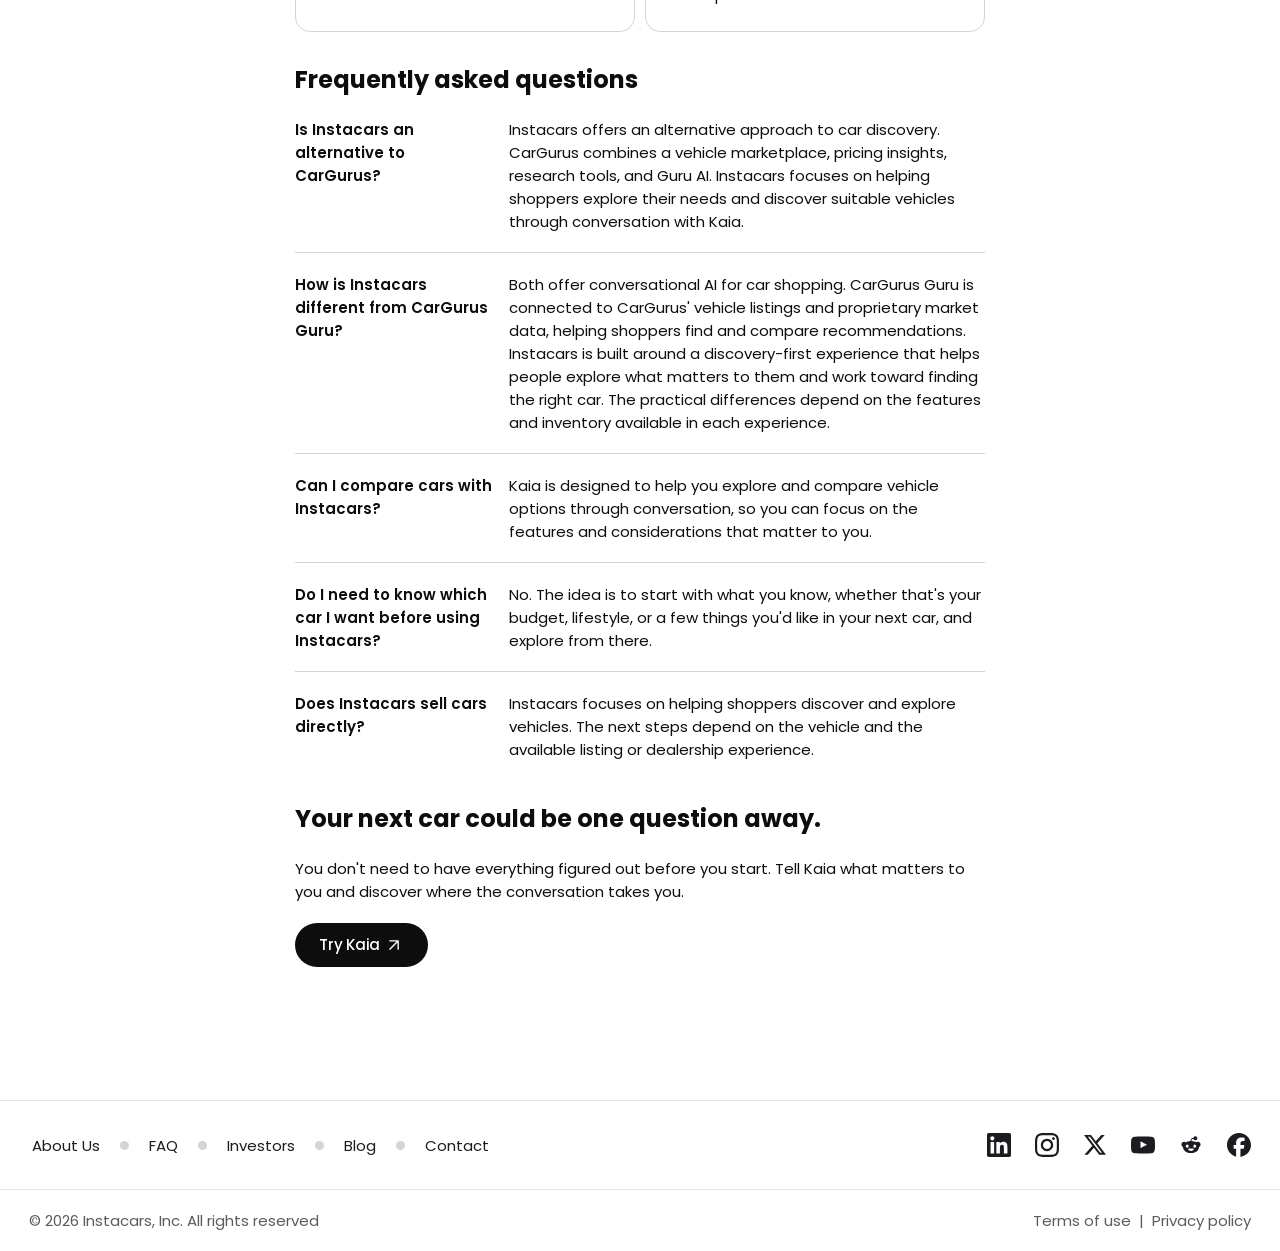
<file: compare/cargurus/index.html>
<!DOCTYPE html>
<html lang="en">
<head>
  <meta charset="utf-8" />
  <meta name="viewport" content="width=device-width, initial-scale=1" />
  <!-- Team preview: ask search engines not to list this page. Remove at public launch. -->
  <meta name="robots" content="noindex, nofollow" />
  <title>Instacars vs. CarGurus | Instacars</title>
  <meta name="description" content="CarGurus combines vehicle listings, pricing insights, and its Guru AI shopping assistant to help shoppers find and evaluate cars. Instacars takes a discovery-first approach, helping you explore possibilities, understand your needs, and find vehicles that fit your lifestyle through conversation." />
  <link rel="preconnect" href="https://fonts.googleapis.com" />
  <link rel="preconnect" href="https://fonts.gstatic.com" crossorigin />
  <link href="https://fonts.googleapis.com/css2?family=Poppins:wght@400;500;600;700&display=swap" rel="stylesheet" />
  <link rel="stylesheet" href="../styles.css" />
</head>
<body>

  <!-- Top nav, same as How it works. Links are written for the published site, where this page sits in /compare/&lt;name&gt;/. -->
  <header class="nav col">
    <ul class="nav__account">
      <li><a class="nav__link" href="#">Sign In <img src="../assets/nav-arrow.svg" width="21" height="21" alt="" /></a></li>
      <li><a class="nav__link" href="#">Register <img src="../assets/nav-arrow.svg" width="21" height="21" alt="" /></a></li>
    </ul>
    <div class="nav__main">
      <a class="nav__logo" href="../../" aria-label="Instacars home"><img src="../assets/logo-header.svg" width="176" height="34" alt="Instacars" /></a>
      <nav aria-label="Main">
        <ul class="nav__links">
          <li><a class="nav__link" href="../../about-us/">About us</a></li>
          <li><a class="nav__link" href="../../how-it-works/">How it works</a></li>
          <li><a class="nav__link" href="../">Compare</a></li>
          <li><a class="nav__link" href="#">Dealers <img src="../assets/nav-arrow.svg" width="21" height="21" alt="" /></a></li>
          <li><a class="nav__link" href="../../pricing/">Pricing <img src="../assets/nav-arrow.svg" width="21" height="21" alt="" /></a></li>
          <li><a class="nav__link" href="../../contact/">Contact</a></li>
        </ul>
      </nav>
      <div class="nav__cta">
        <a class="nav__btn nav__btn--dark" href="../../">Chat with Kaia</a>
        <a class="nav__btn" href="../../pricing/">For Dealers</a>
      </div>
      <!-- Below 1180px the nav collapses into this button and the full-screen menu (same as the marketplace homepage) -->
      <button class="nav__toggle" type="button" aria-label="Open menu" aria-expanded="false" aria-controls="mobile-menu" data-menu-toggle>
        <img src="../assets/icon-menu.svg" width="24" height="24" alt="" />
      </button>
    </div>
  </header>

  <div class="drawer" id="mobile-menu" role="dialog" aria-modal="true" aria-label="Menu" hidden data-drawer>
    <div class="drawer__top">
      <a href="../../" class="drawer__logo-link" aria-label="Instacars home">
        <img src="../assets/logo-header.svg" width="136" height="26" alt="Instacars" />
      </a>
      <button class="nav__toggle" type="button" aria-label="Close menu" data-menu-close>
        <img src="../assets/icon-close.svg" width="24" height="24" alt="" />
      </button>
    </div>
    <nav class="drawer__nav" aria-label="Mobile">
      <div class="drawer__group">
        <ul class="drawer__links">
          <li><a class="drawer__row" href="../../about-us/"><img src="../assets/mi-about.svg" alt="" />About us</a></li>
          <li><a class="drawer__row drawer__row--tall" href="../../how-it-works/"><img src="../assets/mi-how.svg" alt="" />How it works</a></li>
          <li><a class="drawer__row" href="../"><img src="../assets/mi-compare.svg" alt="" />Compare kaia</a></li>
          <li><a class="drawer__row" href="#"><img src="../assets/mi-dealer.svg" alt="" />Dealers<img class="drawer__ext" src="../assets/mi-arrow.svg" alt="" /></a></li>
          <li><a class="drawer__row" href="../../pricing/"><img src="../assets/mi-pricing.svg" alt="" />Pricing<img class="drawer__ext" src="../assets/mi-arrow.svg" alt="" /></a></li>
          <li><a class="drawer__row" href="../../#faq"><img src="../assets/mi-help.svg" alt="" />Help &amp; support</a></li>
        </ul>
      </div>
      <hr class="drawer__divider" />
      <div class="drawer__group">
        <p class="drawer__label">ACCOUNT</p>
        <ul class="drawer__links">
          <li><a class="drawer__row drawer__row--tall" href="#"><img src="../assets/mi-preferences.svg" alt="" />Preferences</a></li>
          <li><a class="drawer__row" href="#"><img src="../assets/mi-signout.svg" alt="" />Sign out</a></li>
        </ul>
      </div>
      <hr class="drawer__divider" />
      <div class="drawer__group">
        <p class="drawer__label">LEGAL</p>
        <ul class="drawer__links">
          <li><a class="drawer__row drawer__row--tall" href="https://instacars.io/page/terms-of-use" target="_blank" rel="noopener"><img src="../assets/mi-terms.svg" alt="" />Terms of use</a></li>
          <li><a class="drawer__row" href="https://instacars.io/page/privacy-policy" target="_blank" rel="noopener"><img src="../assets/mi-privacy.svg" alt="" />Privacy policy</a></li>
        </ul>
      </div>
    </nav>
    <div class="drawer__foot">
      <div class="drawer__social">
        <a href="https://www.linkedin.com/company/instacars-io/" target="_blank" rel="noopener" aria-label="LinkedIn"><img src="../assets/social-linkedin.svg" width="24" height="24" alt="" /></a>
        <a href="https://www.instagram.com/instacars.io/" target="_blank" rel="noopener" aria-label="Instagram"><img src="../assets/social-instagram.svg" width="24" height="24" alt="" /></a>
        <a href="https://twitter.com/instacarsio" target="_blank" rel="noopener" aria-label="X"><img src="../assets/social-x.svg" width="24" height="24" alt="" /></a>
        <a href="https://www.youtube.com/@instacarsio" target="_blank" rel="noopener" aria-label="YouTube"><img src="../assets/social-youtube.svg" width="24" height="24" alt="" /></a>
        <a href="https://www.reddit.com/user/instacarsio" target="_blank" rel="noopener" aria-label="Reddit"><img src="../assets/social-reddit.svg" width="24" height="24" alt="" /></a>
        <a href="https://www.facebook.com/instacars.io/" target="_blank" rel="noopener" aria-label="Facebook"><img src="../assets/social-facebook.svg" width="24" height="24" alt="" /></a>
      </div>
      <p class="drawer__copy">© 2026 Instacars, Inc. All rights reserved</p>
      <img src="../assets/logo-footer.svg" class="drawer__logo drawer__logo--narrow" width="390" height="80" alt="" />
      <img src="../assets/logo-footer-wide.svg" class="drawer__logo drawer__logo--wide" width="466" height="80" alt="" />
    </div>
  </div>

  <main class="col">
    <!-- "Instacars vs. CarGurus" (Figma 6005:12133) -->
    <article class="cmp">
      <p class="page-label">Instacars vs. CarGurus</p>

      <header class="cmp__head">
        <h1 class="cmp__title">CarGurus helps you find a great deal. Kaia helps you discover the right car for your life.</h1>
        <p class="cmp__intro">CarGurus combines vehicle listings, pricing insights, and its Guru AI shopping assistant to help shoppers find and evaluate cars. Instacars takes a discovery-first approach, helping you explore possibilities, understand your needs, and find vehicles that fit your lifestyle through conversation.</p>
        <a class="btn btn--dark" href="../../">Try Kaia <img src="../assets/icon-arrow-up-right.svg" width="20" height="20" alt="" /></a>
      </header>

      <div class="cmp__body">
        <section class="sec" aria-labelledby="glance">
          <h2 id="glance">The difference at a glance</h2>
          <div class="glance" role="table" aria-label="Instacars compared with CarGurus">
            <div class="glance__row glance__row--head" role="row"><span role="columnheader"></span><span role="columnheader"><span class="wavy">Instacars</span></span><span role="columnheader">CarGurus</span></div>
            <div class="glance__row" role="row"><span role="rowheader">How you get started</span><span role="cell">Describe what you're <br class="d" />looking for</span><span role="cell">Search for vehicles or <br class="d" />describe your needs to <br class="d" />Guru</span></div>
            <div class="glance__row" role="row"><span role="rowheader">Discovering your <br class="d" />options</span><span role="cell">Explore possibilities <br class="d" />through conversation <br class="d" />with Kaia</span><span role="cell">Explore listings and <br class="d" />recommendations with <br class="d" />Guru</span></div>
            <div class="glance__row" role="row"><span role="rowheader">Finding cars that fit <br class="d" />your lifestyle</span><span role="cell">Talk through your <br class="d" />needs, priorities, and <br class="d" />preferences</span><span role="cell">Use personalized <br class="d" />recommendations and <br class="d" />vehicle search tools</span></div>
            <div class="glance__row" role="row"><span role="rowheader">Comparing vehicles</span><span role="cell">Explore and compare <br class="d" />options with Kaia</span><span role="cell">Compare listings, vehicle <br class="d" />details, and pricing <br class="d" />insights</span></div>
            <div class="glance__row" role="row"><span role="rowheader">Getting answers</span><span role="cell">Simply ask questions</span><span role="cell">Use Guru, vehicle research, <br class="d" />reviews, and buying guides</span></div>
            <div class="glance__row" role="row"><span role="rowheader">Browsing available <br class="d" />inventory</span><span role="cell">Discover vehicles <br class="d" />through the Instacars <br class="d" />experience</span><span role="cell">Search a broad <br class="d" />marketplace of dealer <br class="d" />listings</span></div>
            <div class="glance__row" role="row"><span role="rowheader">Connecting with sellers</span><span role="cell">Explore vehicles and <br class="d" />take the next step</span><span role="cell">Contact dealerships about <br class="d" />specific listings</span></div>
          </div>
        </section>

        <section class="sec" aria-labelledby="s1">
          <h2 id="s1">Car shopping should start with what matters to you.</h2>
          <div class="sec__text">
            <p>You might need an SUV for a growing family, an efficient commuter for a long drive to work, or something fun for weekend adventures. You might know your budget but have no idea which models to consider.</p>
            <p>That's where a different starting point can help.</p>
            <p>With Kaia, you can begin with your needs rather than a make and model. Explore different possibilities, ask follow-up questions, and narrow your options as you discover what matters most.</p>
          </div>
        </section>

        <section class="sec" aria-labelledby="s2">
          <h2 id="s2">Start with a conversation</h2>
          <div class="sec__text">
            <p>You don't need to know the right filters or automotive terminology. Tell Kaia about your lifestyle, budget, priorities, or questions, and start exploring.</p>
          </div>
        </section>

        <section class="sec" aria-labelledby="s3">
          <h2 id="s3">Discover possibilities you hadn't considered</h2>
          <div class="sec__text">
            <p>Sometimes the right car isn't the one you initially had in mind. Use the conversation to explore alternatives and understand which vehicles could suit your needs.</p>
          </div>
        </section>

        <section class="sec" aria-labelledby="s4">
          <h2 id="s4">Compare with more context</h2>
          <div class="sec__text">
            <p>Go beyond choosing a vehicle based on its photos or price alone. Explore the features and trade-offs that matter to your decision.</p>
          </div>
          <a class="btn btn--dark" href="../../">Find your next car with Kaia <img src="../assets/icon-arrow-up-right.svg" width="20" height="20" alt="" /></a>
        </section>

        <section class="sec" aria-labelledby="s5">
          <h2 id="s5">CarGurus brings data to car shopping. Instacars brings discovery into the conversation.</h2>
          <div class="sec__text">
            <p>CarGurus has built its experience around helping shoppers find good deals, with vehicle listings, pricing analysis, dealer reviews, and Guru, its conversational AI shopping assistant. Its combination of marketplace data and AI gives shoppers another way to search and evaluate available vehicles.</p>
            <p>Instacars approaches car discovery from a different perspective. Kaia is designed to help people work through what they're looking for, explore possibilities, and discover which vehicles make sense for their lives.</p>
            <p>Both aim to make car shopping easier, but the experience and emphasis differ. The right choice depends on whether you're focused on evaluating available listings and their value, exploring your needs conversationally, or doing both.</p>
          </div>
        </section>

        <section class="sec" aria-labelledby="choose">
          <h2 id="choose" class="sec__muted">Which one is right for you?</h2>
          <div class="choose">
            <div class="choose__card">
              <h3>Choose CarGurus if…</h3>
              <ul>
                <li>You want to browse a broad selection of vehicle listings.</li>
                <li>You value deal ratings, market-price insights, and dealer reviews.</li>
                <li>You want to compare specific listings and evaluate their prices.</li>
                <li>You want to use Guru alongside traditional search and research tools.</li>
              </ul>
            </div>
            <div class="choose__card">
              <h3>Try <span class="wavy">Instacars</span> if...</h3>
              <ul>
                <li>You're not sure which car is right for you yet.</li>
                <li>You want to start with your lifestyle, budget, or everyday needs.</li>
                <li>You prefer asking questions and exploring options through conversation.</li>
                <li>You want help narrowing down possibilities before deciding what to pursue.</li>
              </ul>
            </div>
          </div>
        </section>

        <section class="sec" aria-labelledby="faq">
          <h2 id="faq">Frequently asked questions</h2>
          <dl class="faq">
            <div class="faq__item"><dt>Is Instacars an alternative to CarGurus?</dt><dd>Instacars offers an alternative approach to car discovery. CarGurus combines a vehicle marketplace, pricing insights, research tools, and Guru AI. Instacars focuses on helping shoppers explore their needs and discover suitable vehicles through conversation with Kaia.</dd></div>
            <div class="faq__item"><dt>How is Instacars different from CarGurus Guru?</dt><dd>Both offer conversational AI for car shopping. CarGurus Guru is connected to CarGurus' vehicle listings and proprietary market data, helping shoppers find and compare recommendations. Instacars is built around a discovery-first experience that helps people explore what matters to them and work toward finding the right car. The practical differences depend on the features and inventory available in each experience.</dd></div>
            <div class="faq__item"><dt>Can I compare cars with Instacars?</dt><dd>Kaia is designed to help you explore and compare vehicle options through conversation, so you can focus on the features and considerations that matter to you.</dd></div>
            <div class="faq__item"><dt>Do I need to know which car I want before using Instacars?</dt><dd>No. The idea is to start with what you know, whether that's your budget, lifestyle, or a few things you'd like in your next car, and explore from there.</dd></div>
            <div class="faq__item"><dt>Does Instacars sell cars directly?</dt><dd>Instacars focuses on helping shoppers discover and explore vehicles. The next steps depend on the vehicle and the available listing or dealership experience.</dd></div>
          </dl>
        </section>

        <section class="sec" aria-labelledby="s-end">
          <h2 id="s-end">Your next car could be one question away.</h2>
          <div class="sec__text">
            <p>You don't need to have everything figured out before you start. Tell Kaia what matters to you and discover where the conversation takes you.</p>
          </div>
          <a class="btn btn--dark" href="../../">Try Kaia <img src="../assets/icon-arrow-up-right.svg" width="20" height="20" alt="" /></a>
        </section>
      </div>
    </article>
  </main>
  <script type="application/ld+json">
  {"@context":"https://schema.org","@type":"FAQPage","mainEntity":[{"@type":"Question","name":"Is Instacars an alternative to CarGurus?","acceptedAnswer":{"@type":"Answer","text":"Instacars offers an alternative approach to car discovery. CarGurus combines a vehicle marketplace, pricing insights, research tools, and Guru AI. Instacars focuses on helping shoppers explore their needs and discover suitable vehicles through conversation with Kaia."}},{"@type":"Question","name":"How is Instacars different from CarGurus Guru?","acceptedAnswer":{"@type":"Answer","text":"Both offer conversational AI for car shopping. CarGurus Guru is connected to CarGurus' vehicle listings and proprietary market data, helping shoppers find and compare recommendations. Instacars is built around a discovery-first experience that helps people explore what matters to them and work toward finding the right car. The practical differences depend on the features and inventory available in each experience."}},{"@type":"Question","name":"Can I compare cars with Instacars?","acceptedAnswer":{"@type":"Answer","text":"Kaia is designed to help you explore and compare vehicle options through conversation, so you can focus on the features and considerations that matter to you."}},{"@type":"Question","name":"Do I need to know which car I want before using Instacars?","acceptedAnswer":{"@type":"Answer","text":"No. The idea is to start with what you know, whether that's your budget, lifestyle, or a few things you'd like in your next car, and explore from there."}},{"@type":"Question","name":"Does Instacars sell cars directly?","acceptedAnswer":{"@type":"Answer","text":"Instacars focuses on helping shoppers discover and explore vehicles. The next steps depend on the vehicle and the available listing or dealership experience."}}]}
  </script>

  <!-- Footer (5999:4224) -->
  <footer class="footer">
    <div class="footer__top">
      <div class="col footer__inner">
        <nav class="footer__links" aria-label="Footer">
          <a href="../../about-us/">About Us</a><span class="footer__dot" aria-hidden="true"></span>
          <a href="../../#faq">FAQ</a><span class="footer__dot" aria-hidden="true"></span>
          <a href="../../contact/#investor">Investors</a><span class="footer__dot" aria-hidden="true"></span>
          <a href="#">Blog</a><span class="footer__dot" aria-hidden="true"></span>
          <a href="../../contact/">Contact</a>
        </nav>
        <div class="footer__social">
          <a href="https://www.linkedin.com/company/instacars-io/" target="_blank" rel="noopener" aria-label="LinkedIn"><img src="../assets/social-linkedin.svg" width="24" height="24" alt="" /></a>
          <a href="https://www.instagram.com/instacars.io/" target="_blank" rel="noopener" aria-label="Instagram"><img src="../assets/social-instagram.svg" width="24" height="24" alt="" /></a>
          <a href="https://twitter.com/instacarsio" target="_blank" rel="noopener" aria-label="X"><img src="../assets/social-x.svg" width="24" height="24" alt="" /></a>
          <a href="https://www.youtube.com/@instacarsio" target="_blank" rel="noopener" aria-label="YouTube"><img src="../assets/social-youtube.svg" width="24" height="24" alt="" /></a>
          <a href="https://www.reddit.com/user/instacarsio" target="_blank" rel="noopener" aria-label="Reddit"><img src="../assets/social-reddit.svg" width="24" height="24" alt="" /></a>
          <a href="https://www.facebook.com/instacars.io/" target="_blank" rel="noopener" aria-label="Facebook"><img src="../assets/social-facebook.svg" width="24" height="24" alt="" /></a>
        </div>
      </div>
    </div>
    <div class="col footer__bottom">
      <p>© 2026 Instacars, Inc. All rights reserved</p>
      <p class="footer__legal"><a href="https://instacars.io/page/terms-of-use" target="_blank" rel="noopener">Terms of use</a><span aria-hidden="true">|</span><a href="https://instacars.io/page/privacy-policy" target="_blank" rel="noopener">Privacy policy</a></p>
    </div>
    <!-- Phones only: the big IC mark peeking in at the bottom, as in the mobile Figma frame -->
    <img src="../assets/logo-footer.svg" class="footer__mark footer__mark--narrow" width="390" height="80" alt="" />
    <img src="../assets/logo-footer-wide.svg" class="footer__mark footer__mark--wide" width="466" height="80" alt="" />
  </footer>

  <script src="../script.js"></script>
</body>
</html>
</file>
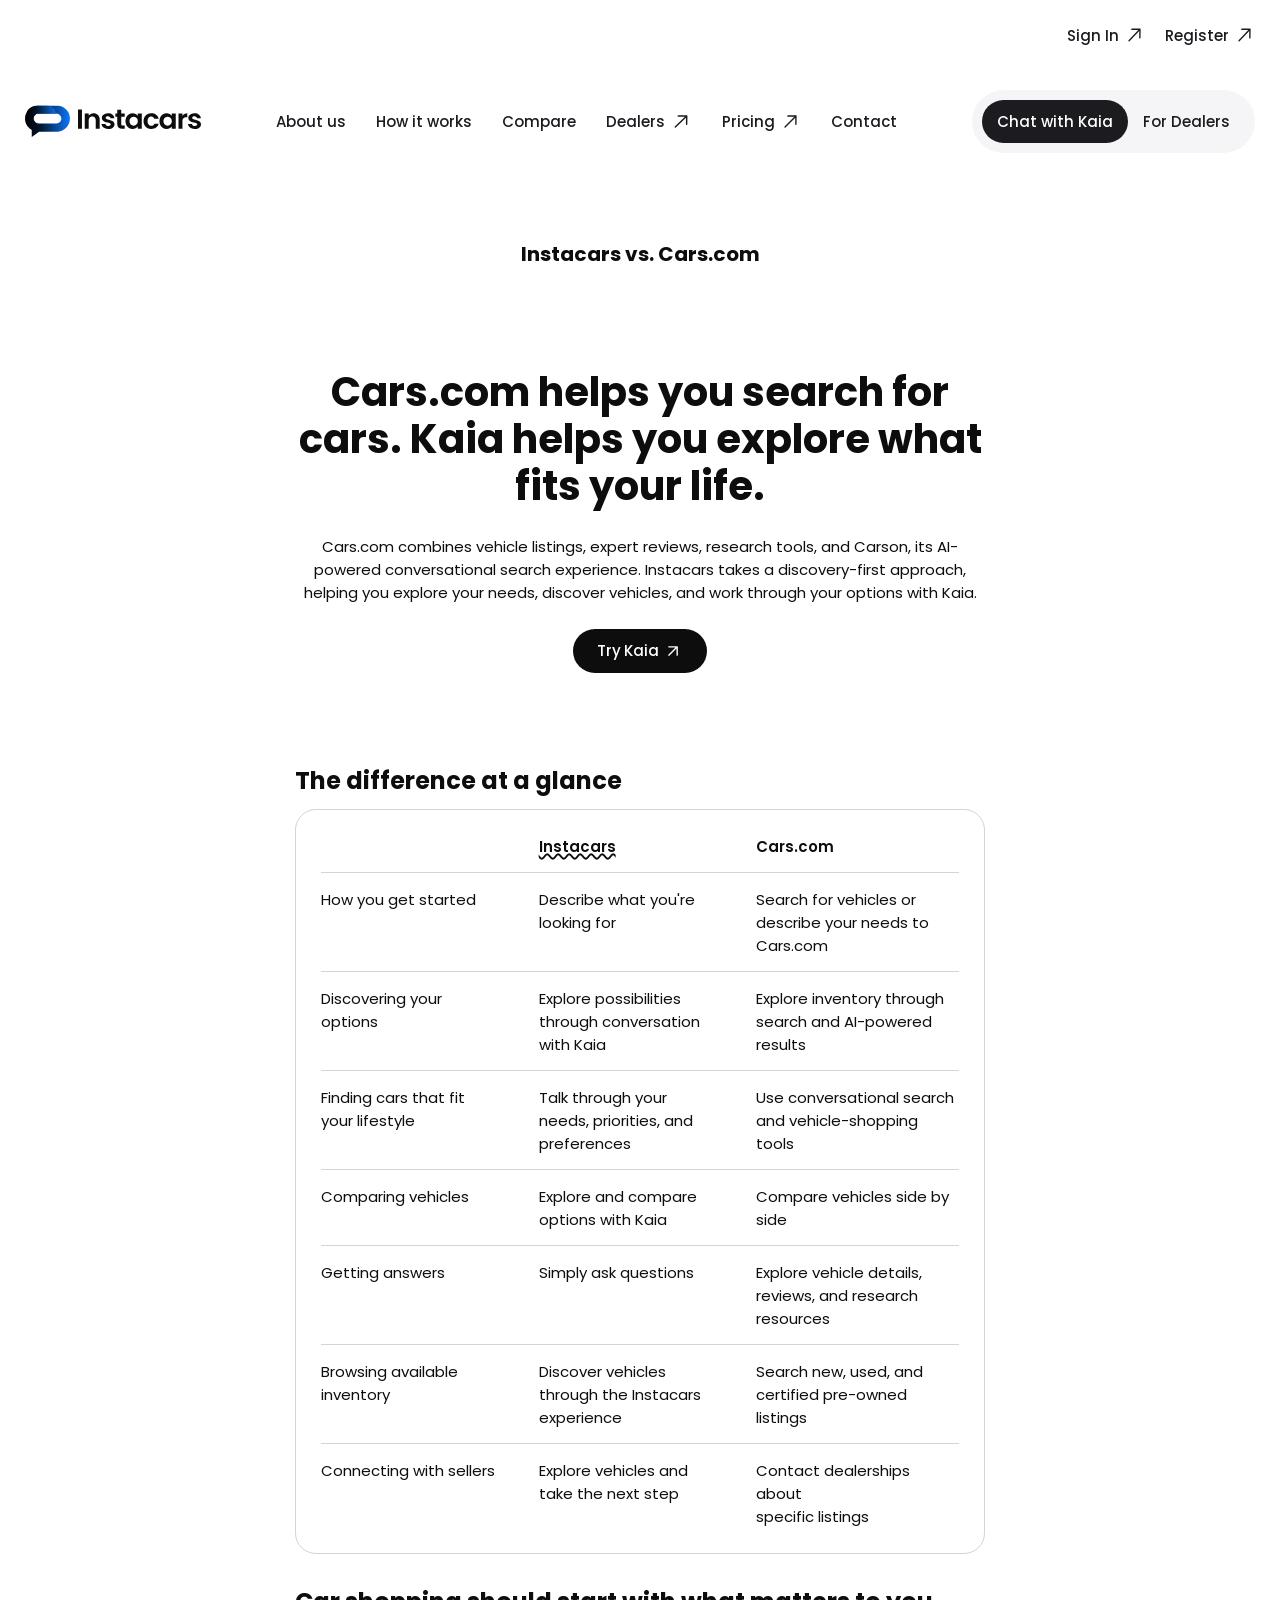
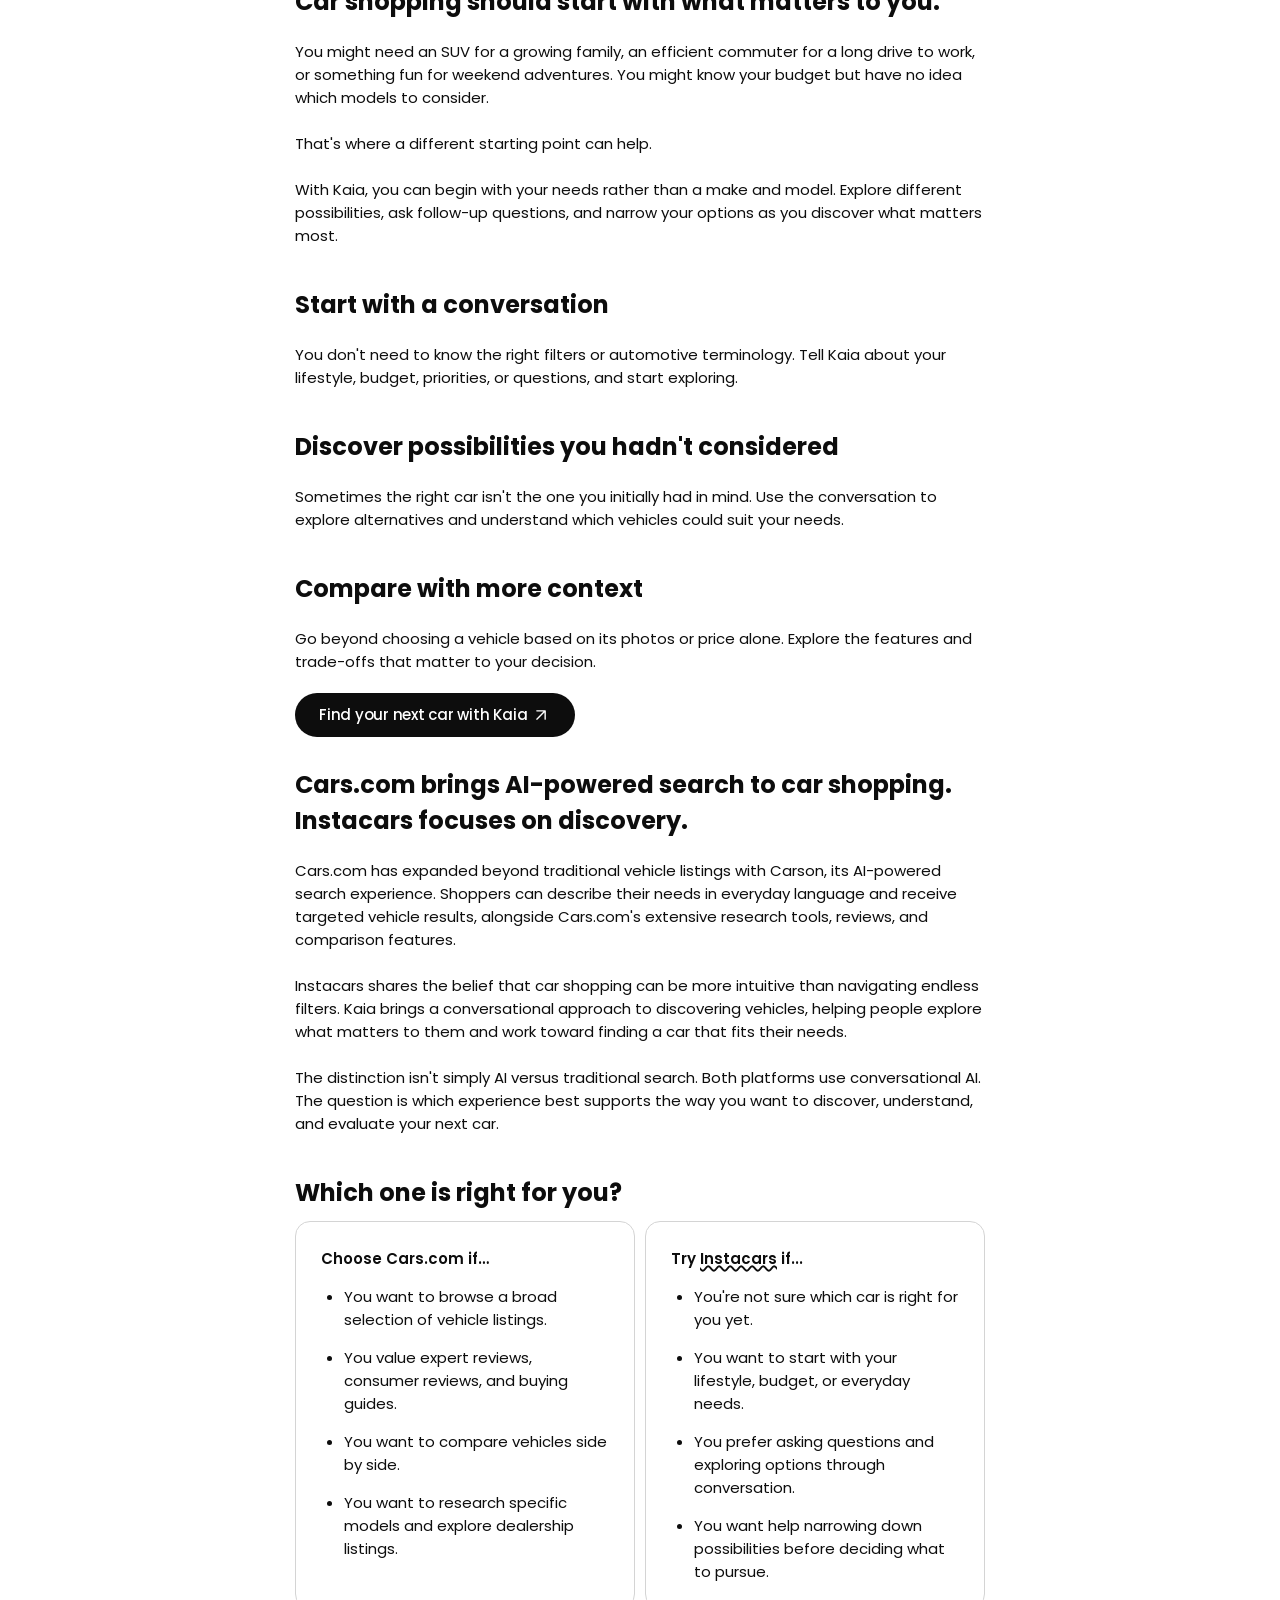
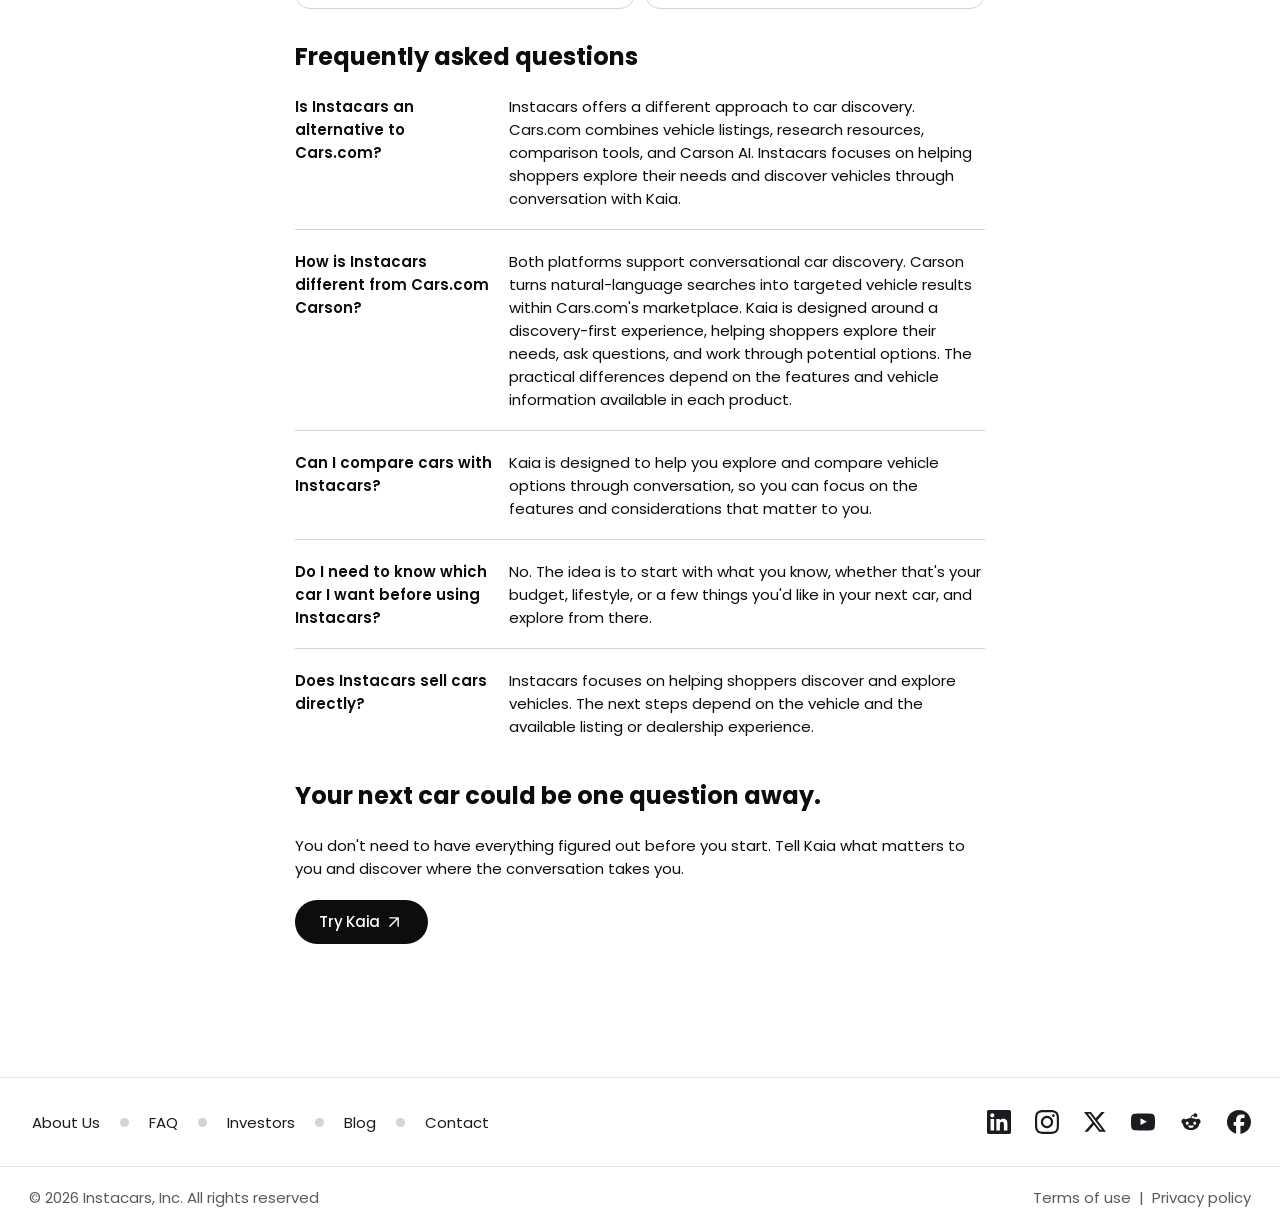
<file: compare/cars-com/index.html>
<!DOCTYPE html>
<html lang="en">
<head>
  <meta charset="utf-8" />
  <meta name="viewport" content="width=device-width, initial-scale=1" />
  <!-- Team preview: ask search engines not to list this page. Remove at public launch. -->
  <meta name="robots" content="noindex, nofollow" />
  <title>Instacars vs. Cars.com | Instacars</title>
  <meta name="description" content="Cars.com combines vehicle listings, expert reviews, research tools, and Carson, its AI-powered conversational search experience. Instacars takes a discovery-first approach, helping you explore your needs, discover vehicles, and work through your options with Kaia." />
  <link rel="preconnect" href="https://fonts.googleapis.com" />
  <link rel="preconnect" href="https://fonts.gstatic.com" crossorigin />
  <link href="https://fonts.googleapis.com/css2?family=Poppins:wght@400;500;600;700&display=swap" rel="stylesheet" />
  <link rel="stylesheet" href="../styles.css" />
</head>
<body>

  <!-- Top nav, same as How it works. Links are written for the published site, where this page sits in /compare/&lt;name&gt;/. -->
  <header class="nav col">
    <ul class="nav__account">
      <li><a class="nav__link" href="#">Sign In <img src="../assets/nav-arrow.svg" width="21" height="21" alt="" /></a></li>
      <li><a class="nav__link" href="#">Register <img src="../assets/nav-arrow.svg" width="21" height="21" alt="" /></a></li>
    </ul>
    <div class="nav__main">
      <a class="nav__logo" href="../../" aria-label="Instacars home"><img src="../assets/logo-header.svg" width="176" height="34" alt="Instacars" /></a>
      <nav aria-label="Main">
        <ul class="nav__links">
          <li><a class="nav__link" href="../../about-us/">About us</a></li>
          <li><a class="nav__link" href="../../how-it-works/">How it works</a></li>
          <li><a class="nav__link" href="../">Compare</a></li>
          <li><a class="nav__link" href="#">Dealers <img src="../assets/nav-arrow.svg" width="21" height="21" alt="" /></a></li>
          <li><a class="nav__link" href="../../pricing/">Pricing <img src="../assets/nav-arrow.svg" width="21" height="21" alt="" /></a></li>
          <li><a class="nav__link" href="../../contact/">Contact</a></li>
        </ul>
      </nav>
      <div class="nav__cta">
        <a class="nav__btn nav__btn--dark" href="../../">Chat with Kaia</a>
        <a class="nav__btn" href="../../pricing/">For Dealers</a>
      </div>
      <!-- Below 1180px the nav collapses into this button and the full-screen menu (same as the marketplace homepage) -->
      <button class="nav__toggle" type="button" aria-label="Open menu" aria-expanded="false" aria-controls="mobile-menu" data-menu-toggle>
        <img src="../assets/icon-menu.svg" width="24" height="24" alt="" />
      </button>
    </div>
  </header>

  <div class="drawer" id="mobile-menu" role="dialog" aria-modal="true" aria-label="Menu" hidden data-drawer>
    <div class="drawer__top">
      <a href="../../" class="drawer__logo-link" aria-label="Instacars home">
        <img src="../assets/logo-header.svg" width="136" height="26" alt="Instacars" />
      </a>
      <button class="nav__toggle" type="button" aria-label="Close menu" data-menu-close>
        <img src="../assets/icon-close.svg" width="24" height="24" alt="" />
      </button>
    </div>
    <nav class="drawer__nav" aria-label="Mobile">
      <div class="drawer__group">
        <ul class="drawer__links">
          <li><a class="drawer__row" href="../../about-us/"><img src="../assets/mi-about.svg" alt="" />About us</a></li>
          <li><a class="drawer__row drawer__row--tall" href="../../how-it-works/"><img src="../assets/mi-how.svg" alt="" />How it works</a></li>
          <li><a class="drawer__row" href="../"><img src="../assets/mi-compare.svg" alt="" />Compare kaia</a></li>
          <li><a class="drawer__row" href="#"><img src="../assets/mi-dealer.svg" alt="" />Dealers<img class="drawer__ext" src="../assets/mi-arrow.svg" alt="" /></a></li>
          <li><a class="drawer__row" href="../../pricing/"><img src="../assets/mi-pricing.svg" alt="" />Pricing<img class="drawer__ext" src="../assets/mi-arrow.svg" alt="" /></a></li>
          <li><a class="drawer__row" href="../../#faq"><img src="../assets/mi-help.svg" alt="" />Help &amp; support</a></li>
        </ul>
      </div>
      <hr class="drawer__divider" />
      <div class="drawer__group">
        <p class="drawer__label">ACCOUNT</p>
        <ul class="drawer__links">
          <li><a class="drawer__row drawer__row--tall" href="#"><img src="../assets/mi-preferences.svg" alt="" />Preferences</a></li>
          <li><a class="drawer__row" href="#"><img src="../assets/mi-signout.svg" alt="" />Sign out</a></li>
        </ul>
      </div>
      <hr class="drawer__divider" />
      <div class="drawer__group">
        <p class="drawer__label">LEGAL</p>
        <ul class="drawer__links">
          <li><a class="drawer__row drawer__row--tall" href="https://instacars.io/page/terms-of-use" target="_blank" rel="noopener"><img src="../assets/mi-terms.svg" alt="" />Terms of use</a></li>
          <li><a class="drawer__row" href="https://instacars.io/page/privacy-policy" target="_blank" rel="noopener"><img src="../assets/mi-privacy.svg" alt="" />Privacy policy</a></li>
        </ul>
      </div>
    </nav>
    <div class="drawer__foot">
      <div class="drawer__social">
        <a href="https://www.linkedin.com/company/instacars-io/" target="_blank" rel="noopener" aria-label="LinkedIn"><img src="../assets/social-linkedin.svg" width="24" height="24" alt="" /></a>
        <a href="https://www.instagram.com/instacars.io/" target="_blank" rel="noopener" aria-label="Instagram"><img src="../assets/social-instagram.svg" width="24" height="24" alt="" /></a>
        <a href="https://twitter.com/instacarsio" target="_blank" rel="noopener" aria-label="X"><img src="../assets/social-x.svg" width="24" height="24" alt="" /></a>
        <a href="https://www.youtube.com/@instacarsio" target="_blank" rel="noopener" aria-label="YouTube"><img src="../assets/social-youtube.svg" width="24" height="24" alt="" /></a>
        <a href="https://www.reddit.com/user/instacarsio" target="_blank" rel="noopener" aria-label="Reddit"><img src="../assets/social-reddit.svg" width="24" height="24" alt="" /></a>
        <a href="https://www.facebook.com/instacars.io/" target="_blank" rel="noopener" aria-label="Facebook"><img src="../assets/social-facebook.svg" width="24" height="24" alt="" /></a>
      </div>
      <p class="drawer__copy">© 2026 Instacars, Inc. All rights reserved</p>
      <img src="../assets/logo-footer.svg" class="drawer__logo drawer__logo--narrow" width="390" height="80" alt="" />
      <img src="../assets/logo-footer-wide.svg" class="drawer__logo drawer__logo--wide" width="466" height="80" alt="" />
    </div>
  </div>

  <main class="col">
    <!-- "Instacars vs. Cars.com" (Figma 6005:12454) -->
    <article class="cmp">
      <p class="page-label">Instacars vs. Cars.com</p>

      <header class="cmp__head">
        <h1 class="cmp__title">Cars.com helps you search for cars. Kaia helps you explore what fits your life.</h1>
        <p class="cmp__intro">Cars.com combines vehicle listings, expert reviews, research tools, and Carson, its AI-powered conversational search experience. Instacars takes a discovery-first approach, helping you explore your needs, discover vehicles, and work through your options with Kaia.</p>
        <a class="btn btn--dark" href="../../">Try Kaia <img src="../assets/icon-arrow-up-right.svg" width="20" height="20" alt="" /></a>
      </header>

      <div class="cmp__body">
        <section class="sec" aria-labelledby="glance">
          <h2 id="glance">The difference at a glance</h2>
          <div class="glance" role="table" aria-label="Instacars compared with Cars.com">
            <div class="glance__row glance__row--head" role="row"><span role="columnheader"></span><span role="columnheader"><span class="wavy">Instacars</span></span><span role="columnheader">Cars.com</span></div>
            <div class="glance__row" role="row"><span role="rowheader">How you get started</span><span role="cell">Describe what you're <br class="d" />looking for</span><span role="cell">Search for vehicles or <br class="d" />describe your needs to <br class="d" />Cars.com</span></div>
            <div class="glance__row" role="row"><span role="rowheader">Discovering your <br class="d" />options</span><span role="cell">Explore possibilities <br class="d" />through conversation <br class="d" />with Kaia</span><span role="cell">Explore inventory through <br class="d" />search and AI-powered <br class="d" />results</span></div>
            <div class="glance__row" role="row"><span role="rowheader">Finding cars that fit <br class="d" />your lifestyle</span><span role="cell">Talk through your <br class="d" />needs, priorities, and <br class="d" />preferences</span><span role="cell">Use conversational search <br class="d" />and vehicle-shopping <br class="d" />tools</span></div>
            <div class="glance__row" role="row"><span role="rowheader">Comparing vehicles</span><span role="cell">Explore and compare <br class="d" />options with Kaia</span><span role="cell">Compare vehicles side by <br class="d" />side</span></div>
            <div class="glance__row" role="row"><span role="rowheader">Getting answers</span><span role="cell">Simply ask questions</span><span role="cell">Explore vehicle details, <br class="d" />reviews, and research <br class="d" />resources</span></div>
            <div class="glance__row" role="row"><span role="rowheader">Browsing available <br class="d" />inventory</span><span role="cell">Discover vehicles <br class="d" />through the Instacars <br class="d" />experience</span><span role="cell">Search new, used, and <br class="d" />certified pre-owned <br class="d" />listings</span></div>
            <div class="glance__row" role="row"><span role="rowheader">Connecting with sellers</span><span role="cell">Explore vehicles and <br class="d" />take the next step</span><span role="cell">Contact dealerships about <br class="d" />specific listings</span></div>
          </div>
        </section>

        <section class="sec" aria-labelledby="s1">
          <h2 id="s1">Car shopping should start with what matters to you.</h2>
          <div class="sec__text">
            <p>You might need an SUV for a growing family, an efficient commuter for a long drive to work, or something fun for weekend adventures. You might know your budget but have no idea which models to consider.</p>
            <p>That's where a different starting point can help.</p>
            <p>With Kaia, you can begin with your needs rather than a make and model. Explore different possibilities, ask follow-up questions, and narrow your options as you discover what matters most.</p>
          </div>
        </section>

        <section class="sec" aria-labelledby="s2">
          <h2 id="s2">Start with a conversation</h2>
          <div class="sec__text">
            <p>You don't need to know the right filters or automotive terminology. Tell Kaia about your lifestyle, budget, priorities, or questions, and start exploring.</p>
          </div>
        </section>

        <section class="sec" aria-labelledby="s3">
          <h2 id="s3">Discover possibilities you hadn't considered</h2>
          <div class="sec__text">
            <p>Sometimes the right car isn't the one you initially had in mind. Use the conversation to explore alternatives and understand which vehicles could suit your needs.</p>
          </div>
        </section>

        <section class="sec" aria-labelledby="s4">
          <h2 id="s4">Compare with more context</h2>
          <div class="sec__text">
            <p>Go beyond choosing a vehicle based on its photos or price alone. Explore the features and trade-offs that matter to your decision.</p>
          </div>
          <a class="btn btn--dark" href="../../">Find your next car with Kaia <img src="../assets/icon-arrow-up-right.svg" width="20" height="20" alt="" /></a>
        </section>

        <section class="sec" aria-labelledby="s5">
          <h2 id="s5">Cars.com brings AI-powered search to car shopping. Instacars focuses on discovery.</h2>
          <div class="sec__text">
            <p>Cars.com has expanded beyond traditional vehicle listings with Carson, its AI-powered search experience. Shoppers can describe their needs in everyday language and receive targeted vehicle results, alongside Cars.com's extensive research tools, reviews, and comparison features.</p>
            <p>Instacars shares the belief that car shopping can be more intuitive than navigating endless filters. Kaia brings a conversational approach to discovering vehicles, helping people explore what matters to them and work toward finding a car that fits their needs.</p>
            <p>The distinction isn't simply AI versus traditional search. Both platforms use conversational AI. The question is which experience best supports the way you want to discover, understand, and evaluate your next car.</p>
          </div>
        </section>

        <section class="sec" aria-labelledby="choose">
          <h2 id="choose" class="sec__muted">Which one is right for you?</h2>
          <div class="choose">
            <div class="choose__card">
              <h3>Choose Cars.com if…</h3>
              <ul>
                <li>You want to browse a broad selection of vehicle listings.</li>
                <li>You value expert reviews, consumer reviews, and buying guides.</li>
                <li>You want to compare vehicles side by side.</li>
                <li>You want to research specific models and explore dealership listings.</li>
              </ul>
            </div>
            <div class="choose__card">
              <h3>Try <span class="wavy">Instacars</span> if...</h3>
              <ul>
                <li>You're not sure which car is right for you yet.</li>
                <li>You want to start with your lifestyle, budget, or everyday needs.</li>
                <li>You prefer asking questions and exploring options through conversation.</li>
                <li>You want help narrowing down possibilities before deciding what to pursue.</li>
              </ul>
            </div>
          </div>
        </section>

        <section class="sec" aria-labelledby="faq">
          <h2 id="faq">Frequently asked questions</h2>
          <dl class="faq">
            <div class="faq__item"><dt>Is Instacars an alternative to Cars.com?</dt><dd>Instacars offers a different approach to car discovery. Cars.com combines vehicle listings, research resources, comparison tools, and Carson AI. Instacars focuses on helping shoppers explore their needs and discover vehicles through conversation with Kaia.</dd></div>
            <div class="faq__item"><dt>How is Instacars different from Cars.com Carson?</dt><dd>Both platforms support conversational car discovery. Carson turns natural-language searches into targeted vehicle results within Cars.com's marketplace. Kaia is designed around a discovery-first experience, helping shoppers explore their needs, ask questions, and work through potential options. The practical differences depend on the features and vehicle information available in each product.</dd></div>
            <div class="faq__item"><dt>Can I compare cars with Instacars?</dt><dd>Kaia is designed to help you explore and compare vehicle options through conversation, so you can focus on the features and considerations that matter to you.</dd></div>
            <div class="faq__item"><dt>Do I need to know which car I want before using Instacars?</dt><dd>No. The idea is to start with what you know, whether that's your budget, lifestyle, or a few things you'd like in your next car, and explore from there.</dd></div>
            <div class="faq__item"><dt>Does Instacars sell cars directly?</dt><dd>Instacars focuses on helping shoppers discover and explore vehicles. The next steps depend on the vehicle and the available listing or dealership experience.</dd></div>
          </dl>
        </section>

        <section class="sec" aria-labelledby="s-end">
          <h2 id="s-end">Your next car could be one question away.</h2>
          <div class="sec__text">
            <p>You don't need to have everything figured out before you start. Tell Kaia what matters to you and discover where the conversation takes you.</p>
          </div>
          <a class="btn btn--dark" href="../../">Try Kaia <img src="../assets/icon-arrow-up-right.svg" width="20" height="20" alt="" /></a>
        </section>
      </div>
    </article>
  </main>
  <script type="application/ld+json">
  {"@context":"https://schema.org","@type":"FAQPage","mainEntity":[{"@type":"Question","name":"Is Instacars an alternative to Cars.com?","acceptedAnswer":{"@type":"Answer","text":"Instacars offers a different approach to car discovery. Cars.com combines vehicle listings, research resources, comparison tools, and Carson AI. Instacars focuses on helping shoppers explore their needs and discover vehicles through conversation with Kaia."}},{"@type":"Question","name":"How is Instacars different from Cars.com Carson?","acceptedAnswer":{"@type":"Answer","text":"Both platforms support conversational car discovery. Carson turns natural-language searches into targeted vehicle results within Cars.com's marketplace. Kaia is designed around a discovery-first experience, helping shoppers explore their needs, ask questions, and work through potential options. The practical differences depend on the features and vehicle information available in each product."}},{"@type":"Question","name":"Can I compare cars with Instacars?","acceptedAnswer":{"@type":"Answer","text":"Kaia is designed to help you explore and compare vehicle options through conversation, so you can focus on the features and considerations that matter to you."}},{"@type":"Question","name":"Do I need to know which car I want before using Instacars?","acceptedAnswer":{"@type":"Answer","text":"No. The idea is to start with what you know, whether that's your budget, lifestyle, or a few things you'd like in your next car, and explore from there."}},{"@type":"Question","name":"Does Instacars sell cars directly?","acceptedAnswer":{"@type":"Answer","text":"Instacars focuses on helping shoppers discover and explore vehicles. The next steps depend on the vehicle and the available listing or dealership experience."}}]}
  </script>

  <!-- Footer (5999:4224) -->
  <footer class="footer">
    <div class="footer__top">
      <div class="col footer__inner">
        <nav class="footer__links" aria-label="Footer">
          <a href="../../about-us/">About Us</a><span class="footer__dot" aria-hidden="true"></span>
          <a href="../../#faq">FAQ</a><span class="footer__dot" aria-hidden="true"></span>
          <a href="../../contact/#investor">Investors</a><span class="footer__dot" aria-hidden="true"></span>
          <a href="#">Blog</a><span class="footer__dot" aria-hidden="true"></span>
          <a href="../../contact/">Contact</a>
        </nav>
        <div class="footer__social">
          <a href="https://www.linkedin.com/company/instacars-io/" target="_blank" rel="noopener" aria-label="LinkedIn"><img src="../assets/social-linkedin.svg" width="24" height="24" alt="" /></a>
          <a href="https://www.instagram.com/instacars.io/" target="_blank" rel="noopener" aria-label="Instagram"><img src="../assets/social-instagram.svg" width="24" height="24" alt="" /></a>
          <a href="https://twitter.com/instacarsio" target="_blank" rel="noopener" aria-label="X"><img src="../assets/social-x.svg" width="24" height="24" alt="" /></a>
          <a href="https://www.youtube.com/@instacarsio" target="_blank" rel="noopener" aria-label="YouTube"><img src="../assets/social-youtube.svg" width="24" height="24" alt="" /></a>
          <a href="https://www.reddit.com/user/instacarsio" target="_blank" rel="noopener" aria-label="Reddit"><img src="../assets/social-reddit.svg" width="24" height="24" alt="" /></a>
          <a href="https://www.facebook.com/instacars.io/" target="_blank" rel="noopener" aria-label="Facebook"><img src="../assets/social-facebook.svg" width="24" height="24" alt="" /></a>
        </div>
      </div>
    </div>
    <div class="col footer__bottom">
      <p>© 2026 Instacars, Inc. All rights reserved</p>
      <p class="footer__legal"><a href="https://instacars.io/page/terms-of-use" target="_blank" rel="noopener">Terms of use</a><span aria-hidden="true">|</span><a href="https://instacars.io/page/privacy-policy" target="_blank" rel="noopener">Privacy policy</a></p>
    </div>
    <!-- Phones only: the big IC mark peeking in at the bottom, as in the mobile Figma frame -->
    <img src="../assets/logo-footer.svg" class="footer__mark footer__mark--narrow" width="390" height="80" alt="" />
    <img src="../assets/logo-footer-wide.svg" class="footer__mark footer__mark--wide" width="466" height="80" alt="" />
  </footer>

  <script src="../script.js"></script>
</body>
</html>
</file>
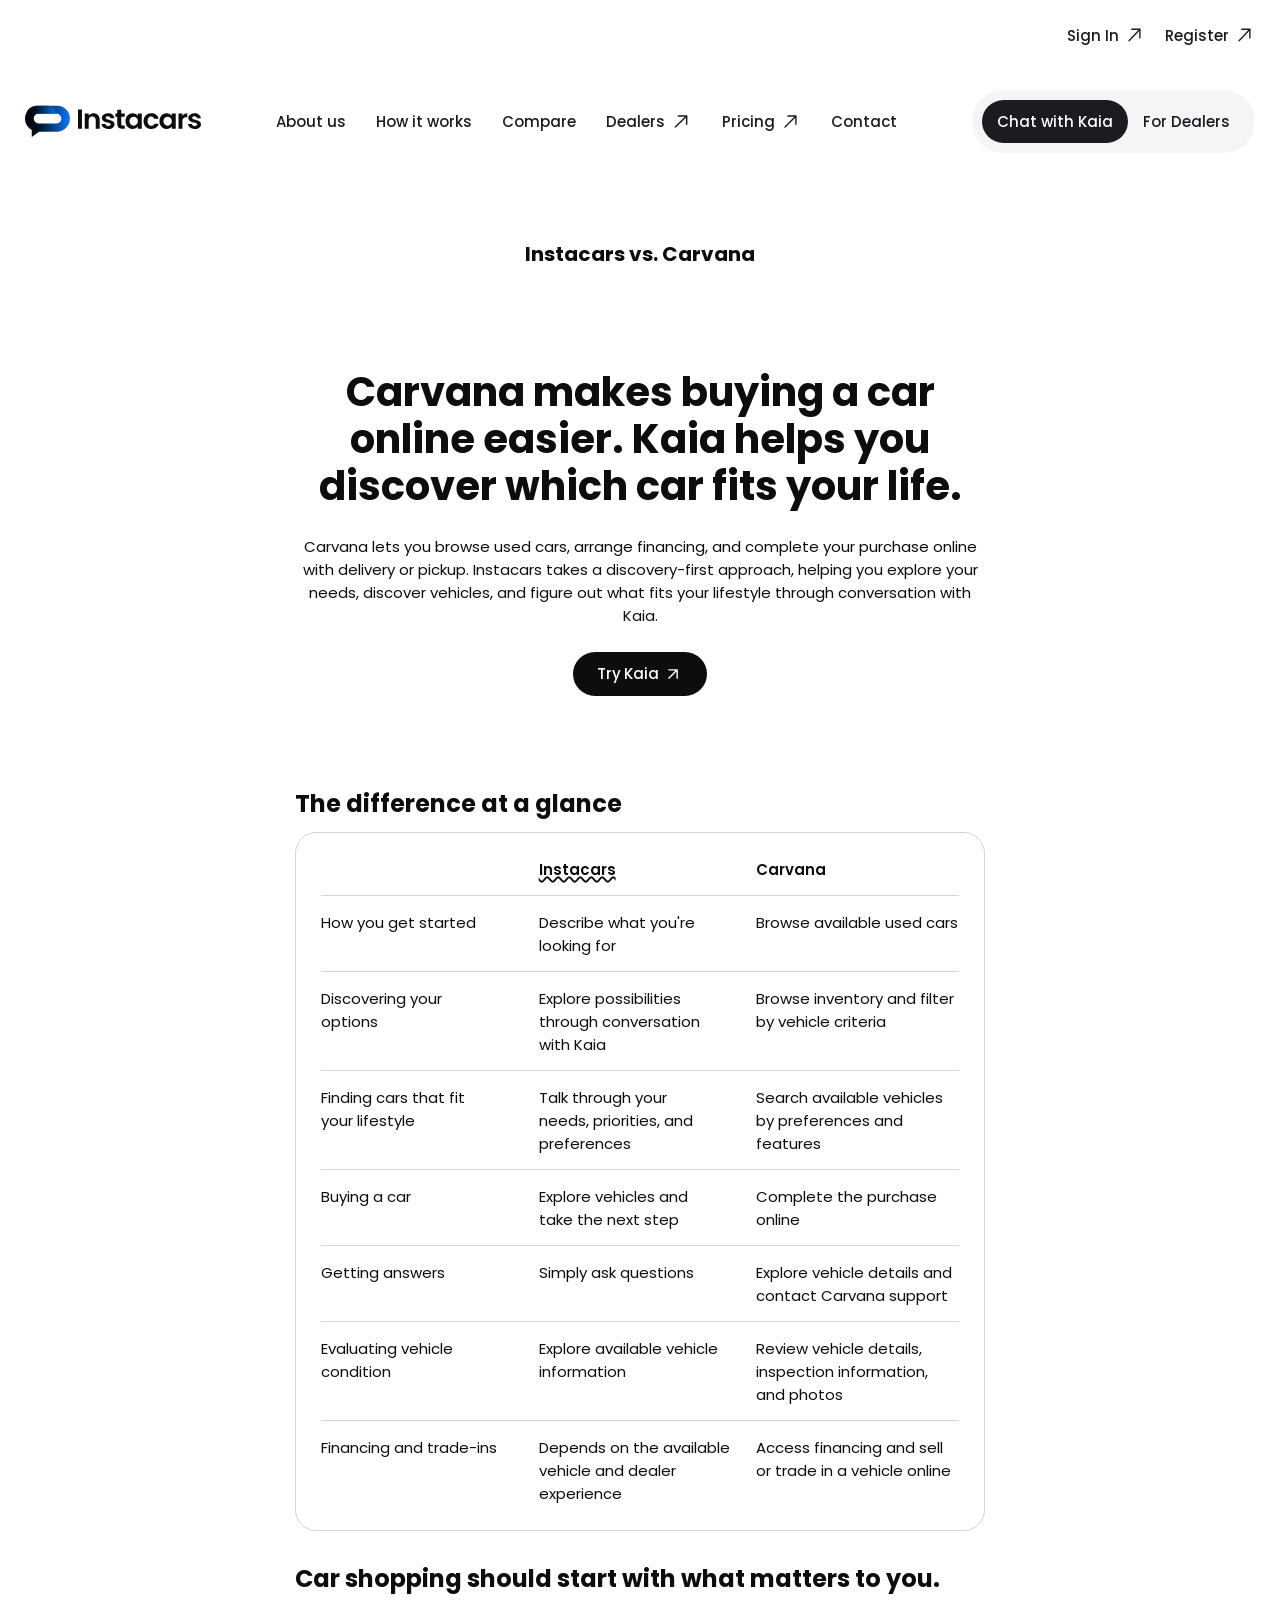
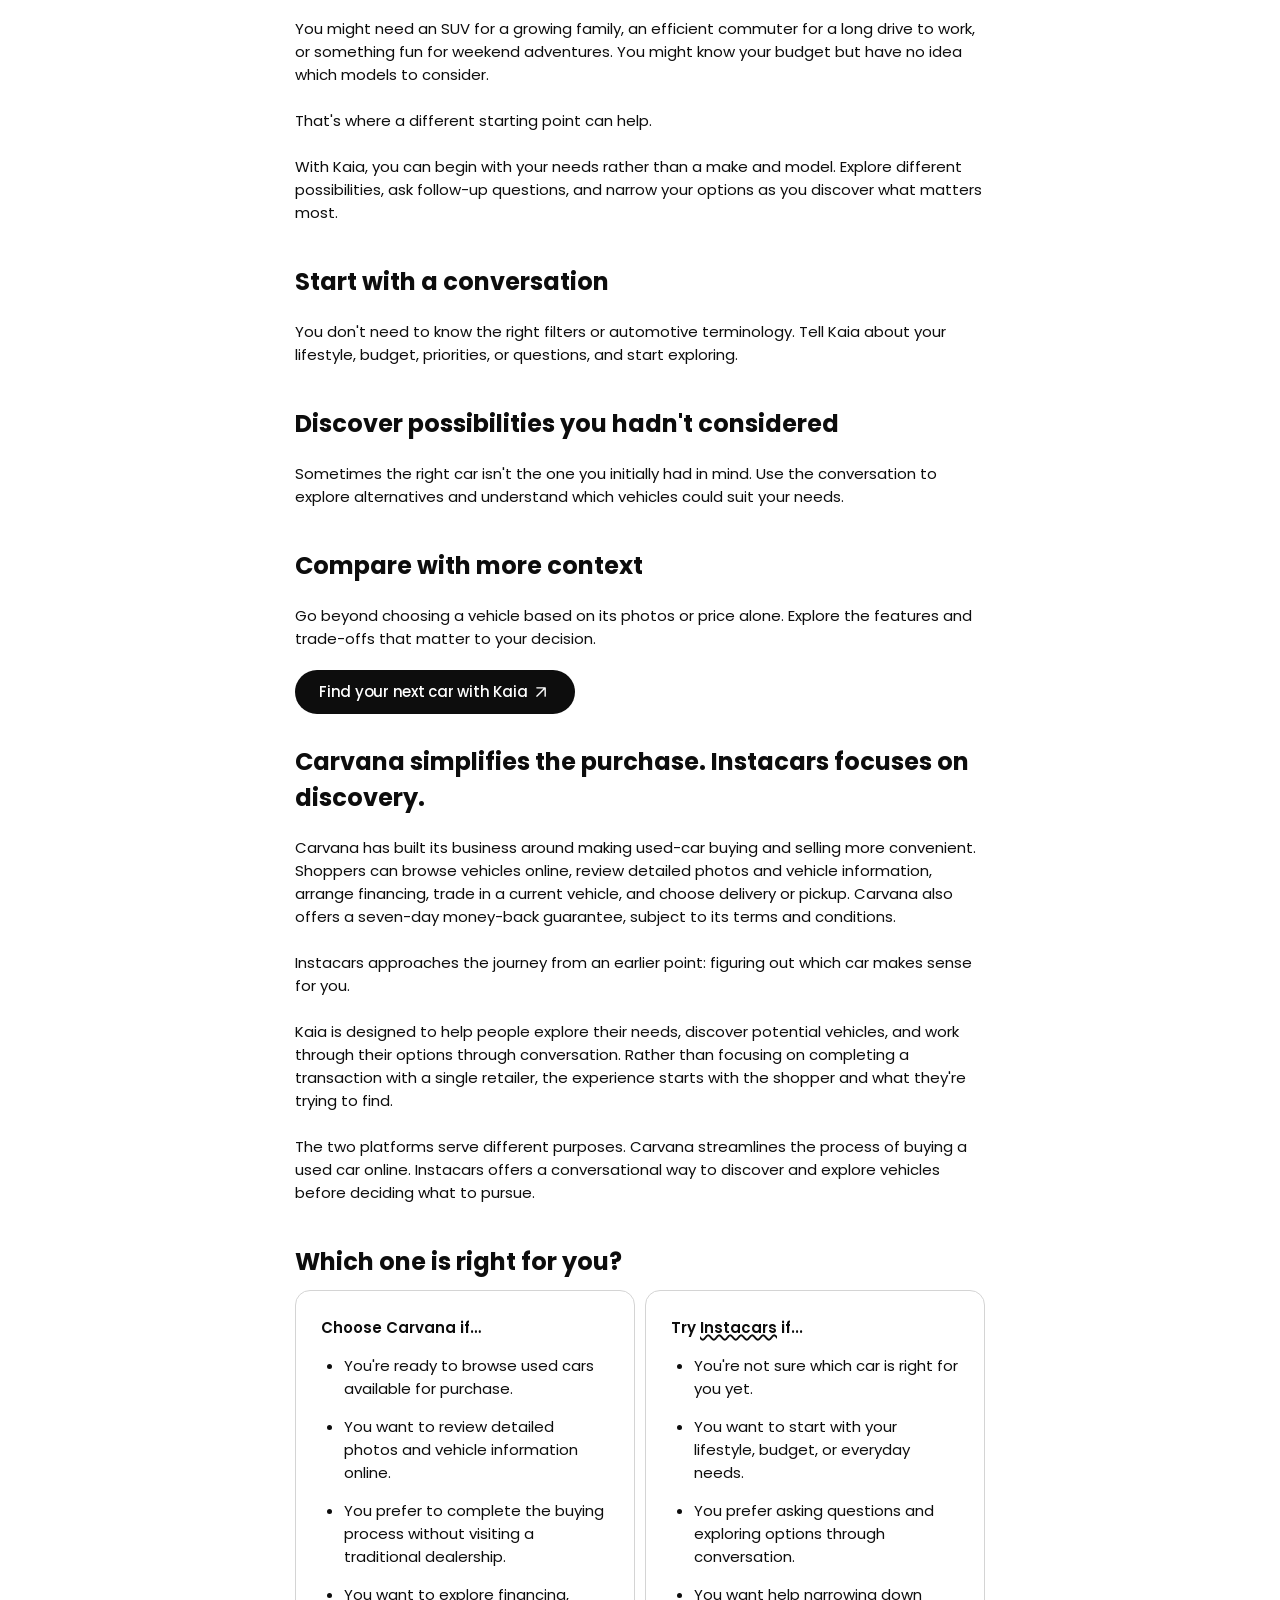
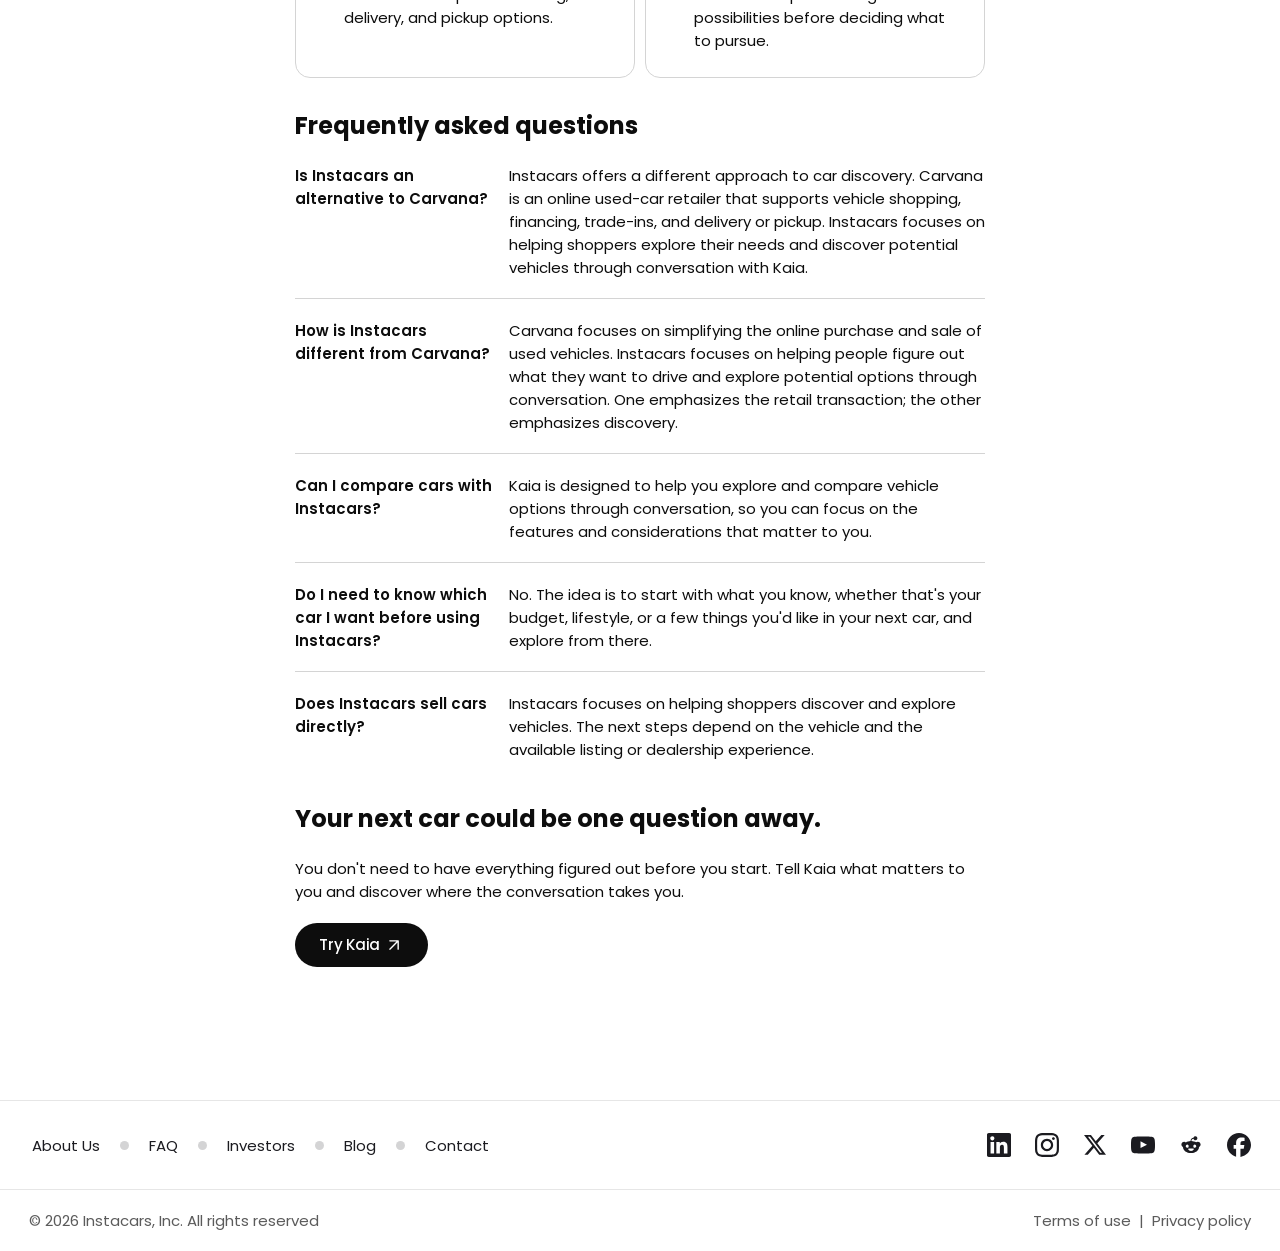
<file: compare/carvana/index.html>
<!DOCTYPE html>
<html lang="en">
<head>
  <meta charset="utf-8" />
  <meta name="viewport" content="width=device-width, initial-scale=1" />
  <!-- Team preview: ask search engines not to list this page. Remove at public launch. -->
  <meta name="robots" content="noindex, nofollow" />
  <title>Instacars vs. Carvana | Instacars</title>
  <meta name="description" content="Carvana lets you browse used cars, arrange financing, and complete your purchase online with delivery or pickup. Instacars takes a discovery-first approach, helping you explore your needs, discover vehicles, and figure out what fits your lifestyle through conversation with Kaia." />
  <link rel="preconnect" href="https://fonts.googleapis.com" />
  <link rel="preconnect" href="https://fonts.gstatic.com" crossorigin />
  <link href="https://fonts.googleapis.com/css2?family=Poppins:wght@400;500;600;700&display=swap" rel="stylesheet" />
  <link rel="stylesheet" href="../styles.css" />
</head>
<body>

  <!-- Top nav, same as How it works. Links are written for the published site, where this page sits in /compare/&lt;name&gt;/. -->
  <header class="nav col">
    <ul class="nav__account">
      <li><a class="nav__link" href="#">Sign In <img src="../assets/nav-arrow.svg" width="21" height="21" alt="" /></a></li>
      <li><a class="nav__link" href="#">Register <img src="../assets/nav-arrow.svg" width="21" height="21" alt="" /></a></li>
    </ul>
    <div class="nav__main">
      <a class="nav__logo" href="../../" aria-label="Instacars home"><img src="../assets/logo-header.svg" width="176" height="34" alt="Instacars" /></a>
      <nav aria-label="Main">
        <ul class="nav__links">
          <li><a class="nav__link" href="../../about-us/">About us</a></li>
          <li><a class="nav__link" href="../../how-it-works/">How it works</a></li>
          <li><a class="nav__link" href="../">Compare</a></li>
          <li><a class="nav__link" href="#">Dealers <img src="../assets/nav-arrow.svg" width="21" height="21" alt="" /></a></li>
          <li><a class="nav__link" href="../../pricing/">Pricing <img src="../assets/nav-arrow.svg" width="21" height="21" alt="" /></a></li>
          <li><a class="nav__link" href="../../contact/">Contact</a></li>
        </ul>
      </nav>
      <div class="nav__cta">
        <a class="nav__btn nav__btn--dark" href="../../">Chat with Kaia</a>
        <a class="nav__btn" href="../../pricing/">For Dealers</a>
      </div>
      <!-- Below 1180px the nav collapses into this button and the full-screen menu (same as the marketplace homepage) -->
      <button class="nav__toggle" type="button" aria-label="Open menu" aria-expanded="false" aria-controls="mobile-menu" data-menu-toggle>
        <img src="../assets/icon-menu.svg" width="24" height="24" alt="" />
      </button>
    </div>
  </header>

  <div class="drawer" id="mobile-menu" role="dialog" aria-modal="true" aria-label="Menu" hidden data-drawer>
    <div class="drawer__top">
      <a href="../../" class="drawer__logo-link" aria-label="Instacars home">
        <img src="../assets/logo-header.svg" width="136" height="26" alt="Instacars" />
      </a>
      <button class="nav__toggle" type="button" aria-label="Close menu" data-menu-close>
        <img src="../assets/icon-close.svg" width="24" height="24" alt="" />
      </button>
    </div>
    <nav class="drawer__nav" aria-label="Mobile">
      <div class="drawer__group">
        <ul class="drawer__links">
          <li><a class="drawer__row" href="../../about-us/"><img src="../assets/mi-about.svg" alt="" />About us</a></li>
          <li><a class="drawer__row drawer__row--tall" href="../../how-it-works/"><img src="../assets/mi-how.svg" alt="" />How it works</a></li>
          <li><a class="drawer__row" href="../"><img src="../assets/mi-compare.svg" alt="" />Compare kaia</a></li>
          <li><a class="drawer__row" href="#"><img src="../assets/mi-dealer.svg" alt="" />Dealers<img class="drawer__ext" src="../assets/mi-arrow.svg" alt="" /></a></li>
          <li><a class="drawer__row" href="../../pricing/"><img src="../assets/mi-pricing.svg" alt="" />Pricing<img class="drawer__ext" src="../assets/mi-arrow.svg" alt="" /></a></li>
          <li><a class="drawer__row" href="../../#faq"><img src="../assets/mi-help.svg" alt="" />Help &amp; support</a></li>
        </ul>
      </div>
      <hr class="drawer__divider" />
      <div class="drawer__group">
        <p class="drawer__label">ACCOUNT</p>
        <ul class="drawer__links">
          <li><a class="drawer__row drawer__row--tall" href="#"><img src="../assets/mi-preferences.svg" alt="" />Preferences</a></li>
          <li><a class="drawer__row" href="#"><img src="../assets/mi-signout.svg" alt="" />Sign out</a></li>
        </ul>
      </div>
      <hr class="drawer__divider" />
      <div class="drawer__group">
        <p class="drawer__label">LEGAL</p>
        <ul class="drawer__links">
          <li><a class="drawer__row drawer__row--tall" href="https://instacars.io/page/terms-of-use" target="_blank" rel="noopener"><img src="../assets/mi-terms.svg" alt="" />Terms of use</a></li>
          <li><a class="drawer__row" href="https://instacars.io/page/privacy-policy" target="_blank" rel="noopener"><img src="../assets/mi-privacy.svg" alt="" />Privacy policy</a></li>
        </ul>
      </div>
    </nav>
    <div class="drawer__foot">
      <div class="drawer__social">
        <a href="https://www.linkedin.com/company/instacars-io/" target="_blank" rel="noopener" aria-label="LinkedIn"><img src="../assets/social-linkedin.svg" width="24" height="24" alt="" /></a>
        <a href="https://www.instagram.com/instacars.io/" target="_blank" rel="noopener" aria-label="Instagram"><img src="../assets/social-instagram.svg" width="24" height="24" alt="" /></a>
        <a href="https://twitter.com/instacarsio" target="_blank" rel="noopener" aria-label="X"><img src="../assets/social-x.svg" width="24" height="24" alt="" /></a>
        <a href="https://www.youtube.com/@instacarsio" target="_blank" rel="noopener" aria-label="YouTube"><img src="../assets/social-youtube.svg" width="24" height="24" alt="" /></a>
        <a href="https://www.reddit.com/user/instacarsio" target="_blank" rel="noopener" aria-label="Reddit"><img src="../assets/social-reddit.svg" width="24" height="24" alt="" /></a>
        <a href="https://www.facebook.com/instacars.io/" target="_blank" rel="noopener" aria-label="Facebook"><img src="../assets/social-facebook.svg" width="24" height="24" alt="" /></a>
      </div>
      <p class="drawer__copy">© 2026 Instacars, Inc. All rights reserved</p>
      <img src="../assets/logo-footer.svg" class="drawer__logo drawer__logo--narrow" width="390" height="80" alt="" />
      <img src="../assets/logo-footer-wide.svg" class="drawer__logo drawer__logo--wide" width="466" height="80" alt="" />
    </div>
  </div>

  <main class="col">
    <!-- "Instacars vs. Carvana" (Figma 6007:13419) -->
    <article class="cmp">
      <p class="page-label">Instacars vs. Carvana</p>

      <header class="cmp__head">
        <h1 class="cmp__title">Carvana makes buying a car online easier. Kaia helps you discover which car fits your life.</h1>
        <p class="cmp__intro">Carvana lets you browse used cars, arrange financing, and complete your purchase online with delivery or pickup. Instacars takes a discovery-first approach, helping you explore your needs, discover vehicles, and figure out what fits your lifestyle through conversation with Kaia.</p>
        <a class="btn btn--dark" href="../../">Try Kaia <img src="../assets/icon-arrow-up-right.svg" width="20" height="20" alt="" /></a>
      </header>

      <div class="cmp__body">
        <section class="sec" aria-labelledby="glance">
          <h2 id="glance">The difference at a glance</h2>
          <div class="glance" role="table" aria-label="Instacars compared with Carvana">
            <div class="glance__row glance__row--head" role="row"><span role="columnheader"></span><span role="columnheader"><span class="wavy">Instacars</span></span><span role="columnheader">Carvana</span></div>
            <div class="glance__row" role="row"><span role="rowheader">How you get started</span><span role="cell">Describe what you're <br class="d" />looking for</span><span role="cell">Browse available used cars</span></div>
            <div class="glance__row" role="row"><span role="rowheader">Discovering your <br class="d" />options</span><span role="cell">Explore possibilities <br class="d" />through conversation <br class="d" />with Kaia</span><span role="cell">Browse inventory and filter <br class="d" />by vehicle criteria</span></div>
            <div class="glance__row" role="row"><span role="rowheader">Finding cars that fit <br class="d" />your lifestyle</span><span role="cell">Talk through your <br class="d" />needs, priorities, and <br class="d" />preferences</span><span role="cell">Search available vehicles <br class="d" />by preferences and <br class="d" />features</span></div>
            <div class="glance__row" role="row"><span role="rowheader">Buying a car</span><span role="cell">Explore vehicles and <br class="d" />take the next step</span><span role="cell">Complete the purchase <br class="d" />online</span></div>
            <div class="glance__row" role="row"><span role="rowheader">Getting answers</span><span role="cell">Simply ask questions</span><span role="cell">Explore vehicle details and <br class="d" />contact Carvana support</span></div>
            <div class="glance__row" role="row"><span role="rowheader">Evaluating vehicle <br class="d" />condition</span><span role="cell">Explore available vehicle <br class="d" />information</span><span role="cell">Review vehicle details, <br class="d" />inspection information, <br class="d" />and photos</span></div>
            <div class="glance__row" role="row"><span role="rowheader">Financing and trade-ins</span><span role="cell">Depends on the available <br class="d" />vehicle and dealer <br class="d" />experience</span><span role="cell">Access financing and sell <br class="d" />or trade in a vehicle online</span></div>
          </div>
        </section>

        <section class="sec" aria-labelledby="s1">
          <h2 id="s1">Car shopping should start with what matters to you.</h2>
          <div class="sec__text">
            <p>You might need an SUV for a growing family, an efficient commuter for a long drive to work, or something fun for weekend adventures. You might know your budget but have no idea which models to consider.</p>
            <p>That's where a different starting point can help.</p>
            <p>With Kaia, you can begin with your needs rather than a make and model. Explore different possibilities, ask follow-up questions, and narrow your options as you discover what matters most.</p>
          </div>
        </section>

        <section class="sec" aria-labelledby="s2">
          <h2 id="s2">Start with a conversation</h2>
          <div class="sec__text">
            <p>You don't need to know the right filters or automotive terminology. Tell Kaia about your lifestyle, budget, priorities, or questions, and start exploring.</p>
          </div>
        </section>

        <section class="sec" aria-labelledby="s3">
          <h2 id="s3">Discover possibilities you hadn't considered</h2>
          <div class="sec__text">
            <p>Sometimes the right car isn't the one you initially had in mind. Use the conversation to explore alternatives and understand which vehicles could suit your needs.</p>
          </div>
        </section>

        <section class="sec" aria-labelledby="s4">
          <h2 id="s4">Compare with more context</h2>
          <div class="sec__text">
            <p>Go beyond choosing a vehicle based on its photos or price alone. Explore the features and trade-offs that matter to your decision.</p>
          </div>
          <a class="btn btn--dark" href="../../">Find your next car with Kaia <img src="../assets/icon-arrow-up-right.svg" width="20" height="20" alt="" /></a>
        </section>

        <section class="sec" aria-labelledby="s5">
          <h2 id="s5">Carvana simplifies the purchase. Instacars focuses on discovery.</h2>
          <div class="sec__text">
            <p>Carvana has built its business around making used-car buying and selling more convenient. Shoppers can browse vehicles online, review detailed photos and vehicle information, arrange financing, trade in a current vehicle, and choose delivery or pickup. Carvana also offers a seven-day money-back guarantee, subject to its terms and conditions.</p>
            <p>Instacars approaches the journey from an earlier point: figuring out which car makes sense for you.</p>
            <p>Kaia is designed to help people explore their needs, discover potential vehicles, and work through their options through conversation. Rather than focusing on completing a transaction with a single retailer, the experience starts with the shopper and what they're trying to find.</p>
            <p>The two platforms serve different purposes. Carvana streamlines the process of buying a used car online. Instacars offers a conversational way to discover and explore vehicles before deciding what to pursue.</p>
          </div>
        </section>

        <section class="sec" aria-labelledby="choose">
          <h2 id="choose" class="sec__muted">Which one is right for you?</h2>
          <div class="choose">
            <div class="choose__card">
              <h3>Choose Carvana if…</h3>
              <ul>
                <li>You're ready to browse used cars available for purchase.</li>
                <li>You want to review detailed photos and vehicle information online.</li>
                <li>You prefer to complete the buying process without visiting a traditional dealership.</li>
                <li>You want to explore financing, delivery, and pickup options.</li>
              </ul>
            </div>
            <div class="choose__card">
              <h3>Try <span class="wavy">Instacars</span> if...</h3>
              <ul>
                <li>You're not sure which car is right for you yet.</li>
                <li>You want to start with your lifestyle, budget, or everyday needs.</li>
                <li>You prefer asking questions and exploring options through conversation.</li>
                <li>You want help narrowing down possibilities before deciding what to pursue.</li>
              </ul>
            </div>
          </div>
        </section>

        <section class="sec" aria-labelledby="faq">
          <h2 id="faq">Frequently asked questions</h2>
          <dl class="faq">
            <div class="faq__item"><dt>Is Instacars an alternative to Carvana?</dt><dd>Instacars offers a different approach to car discovery. Carvana is an online used-car retailer that supports vehicle shopping, financing, trade-ins, and delivery or pickup. Instacars focuses on helping shoppers explore their needs and discover potential vehicles through conversation with Kaia.</dd></div>
            <div class="faq__item"><dt>How is Instacars different from Carvana?</dt><dd>Carvana focuses on simplifying the online purchase and sale of used vehicles. Instacars focuses on helping people figure out what they want to drive and explore potential options through conversation. One emphasizes the retail transaction; the other emphasizes discovery.</dd></div>
            <div class="faq__item"><dt>Can I compare cars with Instacars?</dt><dd>Kaia is designed to help you explore and compare vehicle options through conversation, so you can focus on the features and considerations that matter to you.</dd></div>
            <div class="faq__item"><dt>Do I need to know which car I want before using Instacars?</dt><dd>No. The idea is to start with what you know, whether that's your budget, lifestyle, or a few things you'd like in your next car, and explore from there.</dd></div>
            <div class="faq__item"><dt>Does Instacars sell cars directly?</dt><dd>Instacars focuses on helping shoppers discover and explore vehicles. The next steps depend on the vehicle and the available listing or dealership experience.</dd></div>
          </dl>
        </section>

        <section class="sec" aria-labelledby="s-end">
          <h2 id="s-end">Your next car could be one question away.</h2>
          <div class="sec__text">
            <p>You don't need to have everything figured out before you start. Tell Kaia what matters to you and discover where the conversation takes you.</p>
          </div>
          <a class="btn btn--dark" href="../../">Try Kaia <img src="../assets/icon-arrow-up-right.svg" width="20" height="20" alt="" /></a>
        </section>
      </div>
    </article>
  </main>
  <script type="application/ld+json">
  {"@context":"https://schema.org","@type":"FAQPage","mainEntity":[{"@type":"Question","name":"Is Instacars an alternative to Carvana?","acceptedAnswer":{"@type":"Answer","text":"Instacars offers a different approach to car discovery. Carvana is an online used-car retailer that supports vehicle shopping, financing, trade-ins, and delivery or pickup. Instacars focuses on helping shoppers explore their needs and discover potential vehicles through conversation with Kaia."}},{"@type":"Question","name":"How is Instacars different from Carvana?","acceptedAnswer":{"@type":"Answer","text":"Carvana focuses on simplifying the online purchase and sale of used vehicles. Instacars focuses on helping people figure out what they want to drive and explore potential options through conversation. One emphasizes the retail transaction; the other emphasizes discovery."}},{"@type":"Question","name":"Can I compare cars with Instacars?","acceptedAnswer":{"@type":"Answer","text":"Kaia is designed to help you explore and compare vehicle options through conversation, so you can focus on the features and considerations that matter to you."}},{"@type":"Question","name":"Do I need to know which car I want before using Instacars?","acceptedAnswer":{"@type":"Answer","text":"No. The idea is to start with what you know, whether that's your budget, lifestyle, or a few things you'd like in your next car, and explore from there."}},{"@type":"Question","name":"Does Instacars sell cars directly?","acceptedAnswer":{"@type":"Answer","text":"Instacars focuses on helping shoppers discover and explore vehicles. The next steps depend on the vehicle and the available listing or dealership experience."}}]}
  </script>

  <!-- Footer (5999:4224) -->
  <footer class="footer">
    <div class="footer__top">
      <div class="col footer__inner">
        <nav class="footer__links" aria-label="Footer">
          <a href="../../about-us/">About Us</a><span class="footer__dot" aria-hidden="true"></span>
          <a href="../../#faq">FAQ</a><span class="footer__dot" aria-hidden="true"></span>
          <a href="../../contact/#investor">Investors</a><span class="footer__dot" aria-hidden="true"></span>
          <a href="#">Blog</a><span class="footer__dot" aria-hidden="true"></span>
          <a href="../../contact/">Contact</a>
        </nav>
        <div class="footer__social">
          <a href="https://www.linkedin.com/company/instacars-io/" target="_blank" rel="noopener" aria-label="LinkedIn"><img src="../assets/social-linkedin.svg" width="24" height="24" alt="" /></a>
          <a href="https://www.instagram.com/instacars.io/" target="_blank" rel="noopener" aria-label="Instagram"><img src="../assets/social-instagram.svg" width="24" height="24" alt="" /></a>
          <a href="https://twitter.com/instacarsio" target="_blank" rel="noopener" aria-label="X"><img src="../assets/social-x.svg" width="24" height="24" alt="" /></a>
          <a href="https://www.youtube.com/@instacarsio" target="_blank" rel="noopener" aria-label="YouTube"><img src="../assets/social-youtube.svg" width="24" height="24" alt="" /></a>
          <a href="https://www.reddit.com/user/instacarsio" target="_blank" rel="noopener" aria-label="Reddit"><img src="../assets/social-reddit.svg" width="24" height="24" alt="" /></a>
          <a href="https://www.facebook.com/instacars.io/" target="_blank" rel="noopener" aria-label="Facebook"><img src="../assets/social-facebook.svg" width="24" height="24" alt="" /></a>
        </div>
      </div>
    </div>
    <div class="col footer__bottom">
      <p>© 2026 Instacars, Inc. All rights reserved</p>
      <p class="footer__legal"><a href="https://instacars.io/page/terms-of-use" target="_blank" rel="noopener">Terms of use</a><span aria-hidden="true">|</span><a href="https://instacars.io/page/privacy-policy" target="_blank" rel="noopener">Privacy policy</a></p>
    </div>
    <!-- Phones only: the big IC mark peeking in at the bottom, as in the mobile Figma frame -->
    <img src="../assets/logo-footer.svg" class="footer__mark footer__mark--narrow" width="390" height="80" alt="" />
    <img src="../assets/logo-footer-wide.svg" class="footer__mark footer__mark--wide" width="466" height="80" alt="" />
  </footer>

  <script src="../script.js"></script>
</body>
</html>
</file>
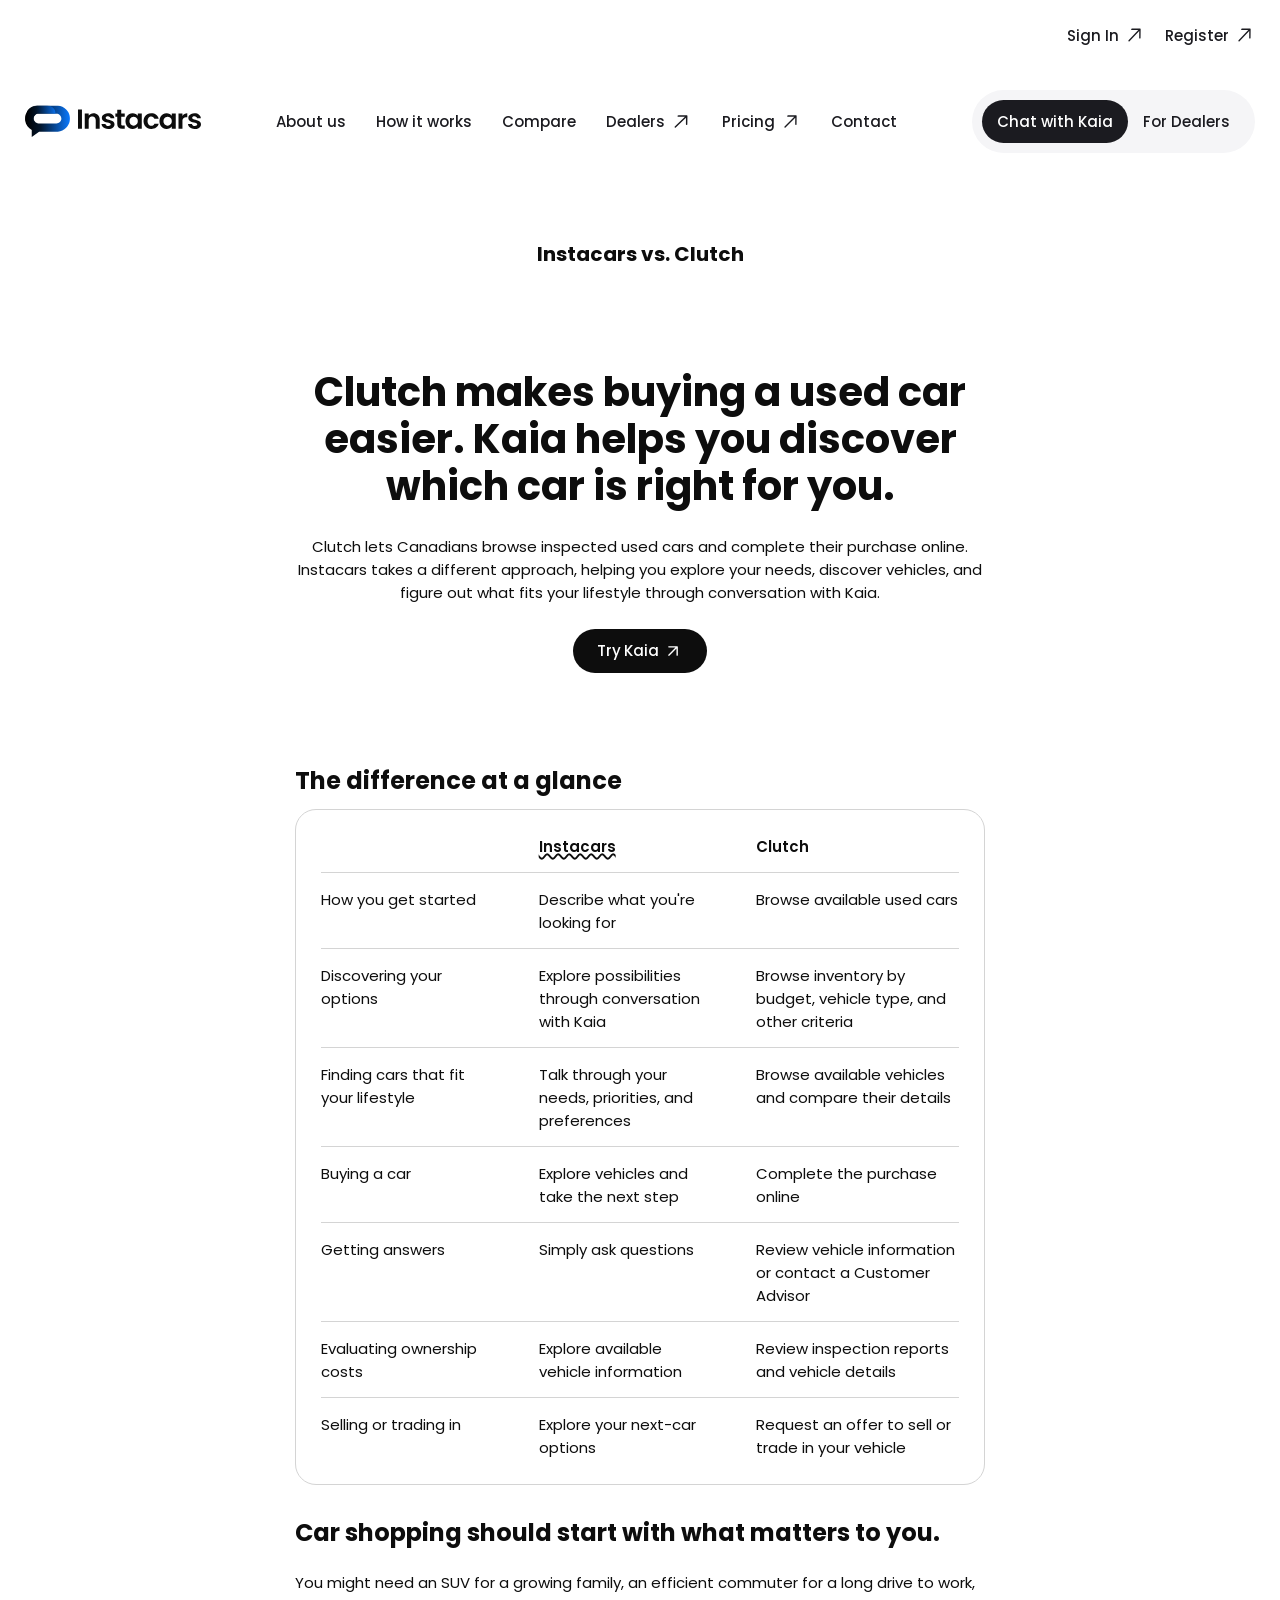
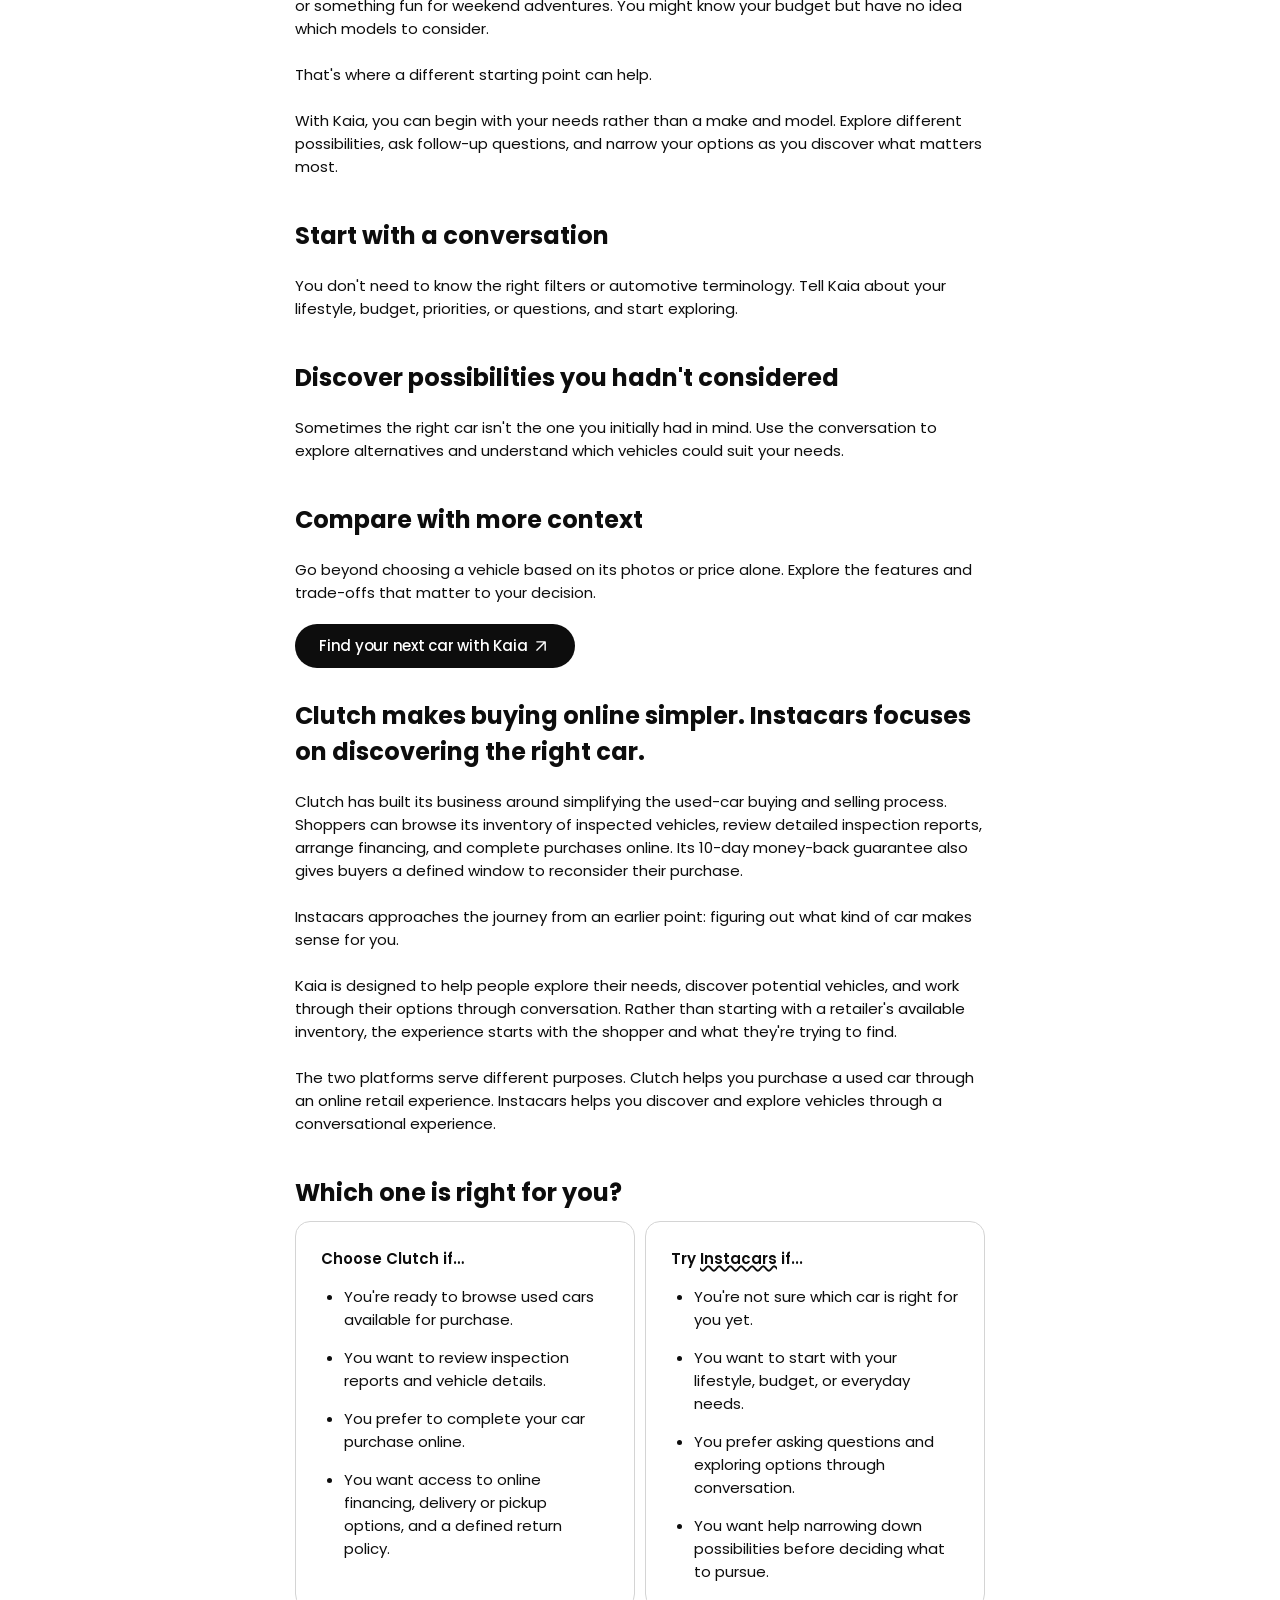
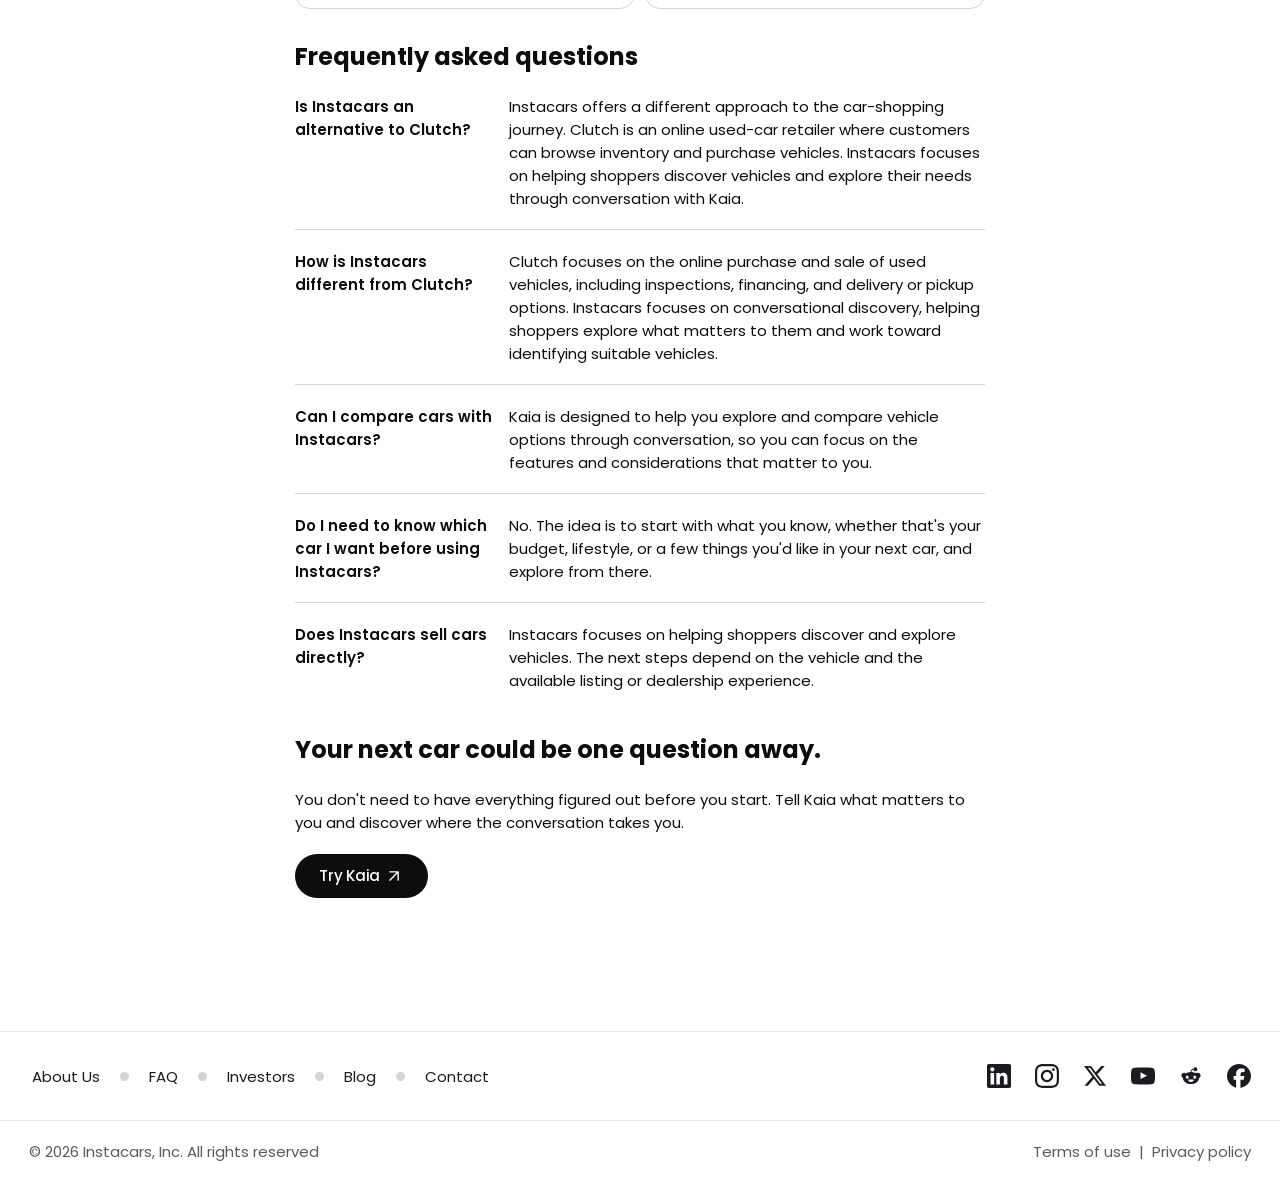
<file: compare/clutch/index.html>
<!DOCTYPE html>
<html lang="en">
<head>
  <meta charset="utf-8" />
  <meta name="viewport" content="width=device-width, initial-scale=1" />
  <!-- Team preview: ask search engines not to list this page. Remove at public launch. -->
  <meta name="robots" content="noindex, nofollow" />
  <title>Instacars vs. Clutch | Instacars</title>
  <meta name="description" content="Clutch lets Canadians browse inspected used cars and complete their purchase online. Instacars takes a different approach, helping you explore your needs, discover vehicles, and figure out what fits your lifestyle through conversation with Kaia." />
  <link rel="preconnect" href="https://fonts.googleapis.com" />
  <link rel="preconnect" href="https://fonts.gstatic.com" crossorigin />
  <link href="https://fonts.googleapis.com/css2?family=Poppins:wght@400;500;600;700&display=swap" rel="stylesheet" />
  <link rel="stylesheet" href="../styles.css" />
</head>
<body>

  <!-- Top nav, same as How it works. Links are written for the published site, where this page sits in /compare/&lt;name&gt;/. -->
  <header class="nav col">
    <ul class="nav__account">
      <li><a class="nav__link" href="#">Sign In <img src="../assets/nav-arrow.svg" width="21" height="21" alt="" /></a></li>
      <li><a class="nav__link" href="#">Register <img src="../assets/nav-arrow.svg" width="21" height="21" alt="" /></a></li>
    </ul>
    <div class="nav__main">
      <a class="nav__logo" href="../../" aria-label="Instacars home"><img src="../assets/logo-header.svg" width="176" height="34" alt="Instacars" /></a>
      <nav aria-label="Main">
        <ul class="nav__links">
          <li><a class="nav__link" href="../../about-us/">About us</a></li>
          <li><a class="nav__link" href="../../how-it-works/">How it works</a></li>
          <li><a class="nav__link" href="../">Compare</a></li>
          <li><a class="nav__link" href="#">Dealers <img src="../assets/nav-arrow.svg" width="21" height="21" alt="" /></a></li>
          <li><a class="nav__link" href="../../pricing/">Pricing <img src="../assets/nav-arrow.svg" width="21" height="21" alt="" /></a></li>
          <li><a class="nav__link" href="../../contact/">Contact</a></li>
        </ul>
      </nav>
      <div class="nav__cta">
        <a class="nav__btn nav__btn--dark" href="../../">Chat with Kaia</a>
        <a class="nav__btn" href="../../pricing/">For Dealers</a>
      </div>
      <!-- Below 1180px the nav collapses into this button and the full-screen menu (same as the marketplace homepage) -->
      <button class="nav__toggle" type="button" aria-label="Open menu" aria-expanded="false" aria-controls="mobile-menu" data-menu-toggle>
        <img src="../assets/icon-menu.svg" width="24" height="24" alt="" />
      </button>
    </div>
  </header>

  <div class="drawer" id="mobile-menu" role="dialog" aria-modal="true" aria-label="Menu" hidden data-drawer>
    <div class="drawer__top">
      <a href="../../" class="drawer__logo-link" aria-label="Instacars home">
        <img src="../assets/logo-header.svg" width="136" height="26" alt="Instacars" />
      </a>
      <button class="nav__toggle" type="button" aria-label="Close menu" data-menu-close>
        <img src="../assets/icon-close.svg" width="24" height="24" alt="" />
      </button>
    </div>
    <nav class="drawer__nav" aria-label="Mobile">
      <div class="drawer__group">
        <ul class="drawer__links">
          <li><a class="drawer__row" href="../../about-us/"><img src="../assets/mi-about.svg" alt="" />About us</a></li>
          <li><a class="drawer__row drawer__row--tall" href="../../how-it-works/"><img src="../assets/mi-how.svg" alt="" />How it works</a></li>
          <li><a class="drawer__row" href="../"><img src="../assets/mi-compare.svg" alt="" />Compare kaia</a></li>
          <li><a class="drawer__row" href="#"><img src="../assets/mi-dealer.svg" alt="" />Dealers<img class="drawer__ext" src="../assets/mi-arrow.svg" alt="" /></a></li>
          <li><a class="drawer__row" href="../../pricing/"><img src="../assets/mi-pricing.svg" alt="" />Pricing<img class="drawer__ext" src="../assets/mi-arrow.svg" alt="" /></a></li>
          <li><a class="drawer__row" href="../../#faq"><img src="../assets/mi-help.svg" alt="" />Help &amp; support</a></li>
        </ul>
      </div>
      <hr class="drawer__divider" />
      <div class="drawer__group">
        <p class="drawer__label">ACCOUNT</p>
        <ul class="drawer__links">
          <li><a class="drawer__row drawer__row--tall" href="#"><img src="../assets/mi-preferences.svg" alt="" />Preferences</a></li>
          <li><a class="drawer__row" href="#"><img src="../assets/mi-signout.svg" alt="" />Sign out</a></li>
        </ul>
      </div>
      <hr class="drawer__divider" />
      <div class="drawer__group">
        <p class="drawer__label">LEGAL</p>
        <ul class="drawer__links">
          <li><a class="drawer__row drawer__row--tall" href="https://instacars.io/page/terms-of-use" target="_blank" rel="noopener"><img src="../assets/mi-terms.svg" alt="" />Terms of use</a></li>
          <li><a class="drawer__row" href="https://instacars.io/page/privacy-policy" target="_blank" rel="noopener"><img src="../assets/mi-privacy.svg" alt="" />Privacy policy</a></li>
        </ul>
      </div>
    </nav>
    <div class="drawer__foot">
      <div class="drawer__social">
        <a href="https://www.linkedin.com/company/instacars-io/" target="_blank" rel="noopener" aria-label="LinkedIn"><img src="../assets/social-linkedin.svg" width="24" height="24" alt="" /></a>
        <a href="https://www.instagram.com/instacars.io/" target="_blank" rel="noopener" aria-label="Instagram"><img src="../assets/social-instagram.svg" width="24" height="24" alt="" /></a>
        <a href="https://twitter.com/instacarsio" target="_blank" rel="noopener" aria-label="X"><img src="../assets/social-x.svg" width="24" height="24" alt="" /></a>
        <a href="https://www.youtube.com/@instacarsio" target="_blank" rel="noopener" aria-label="YouTube"><img src="../assets/social-youtube.svg" width="24" height="24" alt="" /></a>
        <a href="https://www.reddit.com/user/instacarsio" target="_blank" rel="noopener" aria-label="Reddit"><img src="../assets/social-reddit.svg" width="24" height="24" alt="" /></a>
        <a href="https://www.facebook.com/instacars.io/" target="_blank" rel="noopener" aria-label="Facebook"><img src="../assets/social-facebook.svg" width="24" height="24" alt="" /></a>
      </div>
      <p class="drawer__copy">© 2026 Instacars, Inc. All rights reserved</p>
      <img src="../assets/logo-footer.svg" class="drawer__logo drawer__logo--narrow" width="390" height="80" alt="" />
      <img src="../assets/logo-footer-wide.svg" class="drawer__logo drawer__logo--wide" width="466" height="80" alt="" />
    </div>
  </div>

  <main class="col">
    <!-- "Instacars vs. Clutch" (Figma 6005:13098) -->
    <article class="cmp">
      <p class="page-label">Instacars vs. Clutch</p>

      <header class="cmp__head">
        <h1 class="cmp__title">Clutch makes buying a used car easier. Kaia helps you discover which car is right for you.</h1>
        <p class="cmp__intro">Clutch lets Canadians browse inspected used cars and complete their purchase online. Instacars takes a different approach, helping you explore your needs, discover vehicles, and figure out what fits your lifestyle through conversation with Kaia.</p>
        <a class="btn btn--dark" href="../../">Try Kaia <img src="../assets/icon-arrow-up-right.svg" width="20" height="20" alt="" /></a>
      </header>

      <div class="cmp__body">
        <section class="sec" aria-labelledby="glance">
          <h2 id="glance">The difference at a glance</h2>
          <div class="glance" role="table" aria-label="Instacars compared with Clutch">
            <div class="glance__row glance__row--head" role="row"><span role="columnheader"></span><span role="columnheader"><span class="wavy">Instacars</span></span><span role="columnheader">Clutch</span></div>
            <div class="glance__row" role="row"><span role="rowheader">How you get started</span><span role="cell">Describe what you're <br class="d" />looking for</span><span role="cell">Browse available used cars</span></div>
            <div class="glance__row" role="row"><span role="rowheader">Discovering your <br class="d" />options</span><span role="cell">Explore possibilities <br class="d" />through conversation <br class="d" />with Kaia</span><span role="cell">Browse inventory by <br class="d" />budget, vehicle type, and <br class="d" />other criteria</span></div>
            <div class="glance__row" role="row"><span role="rowheader">Finding cars that fit <br class="d" />your lifestyle</span><span role="cell">Talk through your <br class="d" />needs, priorities, and <br class="d" />preferences</span><span role="cell">Browse available vehicles <br class="d" />and compare their details</span></div>
            <div class="glance__row" role="row"><span role="rowheader">Buying a car</span><span role="cell">Explore vehicles and <br class="d" />take the next step</span><span role="cell">Complete the purchase <br class="d" />online</span></div>
            <div class="glance__row" role="row"><span role="rowheader">Getting answers</span><span role="cell">Simply ask questions</span><span role="cell">Review vehicle information <br class="d" />or contact a Customer <br class="d" />Advisor</span></div>
            <div class="glance__row" role="row"><span role="rowheader">Evaluating ownership <br class="d" />costs</span><span role="cell">Explore available <br class="d" />vehicle information</span><span role="cell">Review inspection reports <br class="d" />and vehicle details</span></div>
            <div class="glance__row" role="row"><span role="rowheader">Selling or trading in</span><span role="cell">Explore your next-car <br class="d" />options</span><span role="cell">Request an offer to sell or <br class="d" />trade in your vehicle</span></div>
          </div>
        </section>

        <section class="sec" aria-labelledby="s1">
          <h2 id="s1">Car shopping should start with what matters to you.</h2>
          <div class="sec__text">
            <p>You might need an SUV for a growing family, an efficient commuter for a long drive to work, or something fun for weekend adventures. You might know your budget but have no idea which models to consider.</p>
            <p>That's where a different starting point can help.</p>
            <p>With Kaia, you can begin with your needs rather than a make and model. Explore different possibilities, ask follow-up questions, and narrow your options as you discover what matters most.</p>
          </div>
        </section>

        <section class="sec" aria-labelledby="s2">
          <h2 id="s2">Start with a conversation</h2>
          <div class="sec__text">
            <p>You don't need to know the right filters or automotive terminology. Tell Kaia about your lifestyle, budget, priorities, or questions, and start exploring.</p>
          </div>
        </section>

        <section class="sec" aria-labelledby="s3">
          <h2 id="s3">Discover possibilities you hadn't considered</h2>
          <div class="sec__text">
            <p>Sometimes the right car isn't the one you initially had in mind. Use the conversation to explore alternatives and understand which vehicles could suit your needs.</p>
          </div>
        </section>

        <section class="sec" aria-labelledby="s4">
          <h2 id="s4">Compare with more context</h2>
          <div class="sec__text">
            <p>Go beyond choosing a vehicle based on its photos or price alone. Explore the features and trade-offs that matter to your decision.</p>
          </div>
          <a class="btn btn--dark" href="../../">Find your next car with Kaia <img src="../assets/icon-arrow-up-right.svg" width="20" height="20" alt="" /></a>
        </section>

        <section class="sec" aria-labelledby="s5">
          <h2 id="s5">Clutch makes buying online simpler. Instacars focuses on discovering the right car.</h2>
          <div class="sec__text">
            <p>Clutch has built its business around simplifying the used-car buying and selling process. Shoppers can browse its inventory of inspected vehicles, review detailed inspection reports, arrange financing, and complete purchases online. Its 10-day money-back guarantee also gives buyers a defined window to reconsider their purchase.</p>
            <p>Instacars approaches the journey from an earlier point: figuring out what kind of car makes sense for you.</p>
            <p>Kaia is designed to help people explore their needs, discover potential vehicles, and work through their options through conversation. Rather than starting with a retailer's available inventory, the experience starts with the shopper and what they're trying to find.</p>
            <p>The two platforms serve different purposes. Clutch helps you purchase a used car through an online retail experience. Instacars helps you discover and explore vehicles through a conversational experience.</p>
          </div>
        </section>

        <section class="sec" aria-labelledby="choose">
          <h2 id="choose" class="sec__muted">Which one is right for you?</h2>
          <div class="choose">
            <div class="choose__card">
              <h3>Choose Clutch if…</h3>
              <ul>
                <li>You're ready to browse used cars available for purchase.</li>
                <li>You want to review inspection reports and vehicle details.</li>
                <li>You prefer to complete your car purchase online.</li>
                <li>You want access to online financing, delivery or pickup options, and a defined return policy.</li>
              </ul>
            </div>
            <div class="choose__card">
              <h3>Try <span class="wavy">Instacars</span> if...</h3>
              <ul>
                <li>You're not sure which car is right for you yet.</li>
                <li>You want to start with your lifestyle, budget, or everyday needs.</li>
                <li>You prefer asking questions and exploring options through conversation.</li>
                <li>You want help narrowing down possibilities before deciding what to pursue.</li>
              </ul>
            </div>
          </div>
        </section>

        <section class="sec" aria-labelledby="faq">
          <h2 id="faq">Frequently asked questions</h2>
          <dl class="faq">
            <div class="faq__item"><dt>Is Instacars an alternative to Clutch?</dt><dd>Instacars offers a different approach to the car-shopping journey. Clutch is an online used-car retailer where customers can browse inventory and purchase vehicles. Instacars focuses on helping shoppers discover vehicles and explore their needs through conversation with Kaia.</dd></div>
            <div class="faq__item"><dt>How is Instacars different from Clutch?</dt><dd>Clutch focuses on the online purchase and sale of used vehicles, including inspections, financing, and delivery or pickup options. Instacars focuses on conversational discovery, helping shoppers explore what matters to them and work toward identifying suitable vehicles.</dd></div>
            <div class="faq__item"><dt>Can I compare cars with Instacars?</dt><dd>Kaia is designed to help you explore and compare vehicle options through conversation, so you can focus on the features and considerations that matter to you.</dd></div>
            <div class="faq__item"><dt>Do I need to know which car I want before using Instacars?</dt><dd>No. The idea is to start with what you know, whether that's your budget, lifestyle, or a few things you'd like in your next car, and explore from there.</dd></div>
            <div class="faq__item"><dt>Does Instacars sell cars directly?</dt><dd>Instacars focuses on helping shoppers discover and explore vehicles. The next steps depend on the vehicle and the available listing or dealership experience.</dd></div>
          </dl>
        </section>

        <section class="sec" aria-labelledby="s-end">
          <h2 id="s-end">Your next car could be one question away.</h2>
          <div class="sec__text">
            <p>You don't need to have everything figured out before you start. Tell Kaia what matters to you and discover where the conversation takes you.</p>
          </div>
          <a class="btn btn--dark" href="../../">Try Kaia <img src="../assets/icon-arrow-up-right.svg" width="20" height="20" alt="" /></a>
        </section>
      </div>
    </article>
  </main>
  <script type="application/ld+json">
  {"@context":"https://schema.org","@type":"FAQPage","mainEntity":[{"@type":"Question","name":"Is Instacars an alternative to Clutch?","acceptedAnswer":{"@type":"Answer","text":"Instacars offers a different approach to the car-shopping journey. Clutch is an online used-car retailer where customers can browse inventory and purchase vehicles. Instacars focuses on helping shoppers discover vehicles and explore their needs through conversation with Kaia."}},{"@type":"Question","name":"How is Instacars different from Clutch?","acceptedAnswer":{"@type":"Answer","text":"Clutch focuses on the online purchase and sale of used vehicles, including inspections, financing, and delivery or pickup options. Instacars focuses on conversational discovery, helping shoppers explore what matters to them and work toward identifying suitable vehicles."}},{"@type":"Question","name":"Can I compare cars with Instacars?","acceptedAnswer":{"@type":"Answer","text":"Kaia is designed to help you explore and compare vehicle options through conversation, so you can focus on the features and considerations that matter to you."}},{"@type":"Question","name":"Do I need to know which car I want before using Instacars?","acceptedAnswer":{"@type":"Answer","text":"No. The idea is to start with what you know, whether that's your budget, lifestyle, or a few things you'd like in your next car, and explore from there."}},{"@type":"Question","name":"Does Instacars sell cars directly?","acceptedAnswer":{"@type":"Answer","text":"Instacars focuses on helping shoppers discover and explore vehicles. The next steps depend on the vehicle and the available listing or dealership experience."}}]}
  </script>

  <!-- Footer (5999:4224) -->
  <footer class="footer">
    <div class="footer__top">
      <div class="col footer__inner">
        <nav class="footer__links" aria-label="Footer">
          <a href="../../about-us/">About Us</a><span class="footer__dot" aria-hidden="true"></span>
          <a href="../../#faq">FAQ</a><span class="footer__dot" aria-hidden="true"></span>
          <a href="../../contact/#investor">Investors</a><span class="footer__dot" aria-hidden="true"></span>
          <a href="#">Blog</a><span class="footer__dot" aria-hidden="true"></span>
          <a href="../../contact/">Contact</a>
        </nav>
        <div class="footer__social">
          <a href="https://www.linkedin.com/company/instacars-io/" target="_blank" rel="noopener" aria-label="LinkedIn"><img src="../assets/social-linkedin.svg" width="24" height="24" alt="" /></a>
          <a href="https://www.instagram.com/instacars.io/" target="_blank" rel="noopener" aria-label="Instagram"><img src="../assets/social-instagram.svg" width="24" height="24" alt="" /></a>
          <a href="https://twitter.com/instacarsio" target="_blank" rel="noopener" aria-label="X"><img src="../assets/social-x.svg" width="24" height="24" alt="" /></a>
          <a href="https://www.youtube.com/@instacarsio" target="_blank" rel="noopener" aria-label="YouTube"><img src="../assets/social-youtube.svg" width="24" height="24" alt="" /></a>
          <a href="https://www.reddit.com/user/instacarsio" target="_blank" rel="noopener" aria-label="Reddit"><img src="../assets/social-reddit.svg" width="24" height="24" alt="" /></a>
          <a href="https://www.facebook.com/instacars.io/" target="_blank" rel="noopener" aria-label="Facebook"><img src="../assets/social-facebook.svg" width="24" height="24" alt="" /></a>
        </div>
      </div>
    </div>
    <div class="col footer__bottom">
      <p>© 2026 Instacars, Inc. All rights reserved</p>
      <p class="footer__legal"><a href="https://instacars.io/page/terms-of-use" target="_blank" rel="noopener">Terms of use</a><span aria-hidden="true">|</span><a href="https://instacars.io/page/privacy-policy" target="_blank" rel="noopener">Privacy policy</a></p>
    </div>
    <!-- Phones only: the big IC mark peeking in at the bottom, as in the mobile Figma frame -->
    <img src="../assets/logo-footer.svg" class="footer__mark footer__mark--narrow" width="390" height="80" alt="" />
    <img src="../assets/logo-footer-wide.svg" class="footer__mark footer__mark--wide" width="466" height="80" alt="" />
  </footer>

  <script src="../script.js"></script>
</body>
</html>
</file>
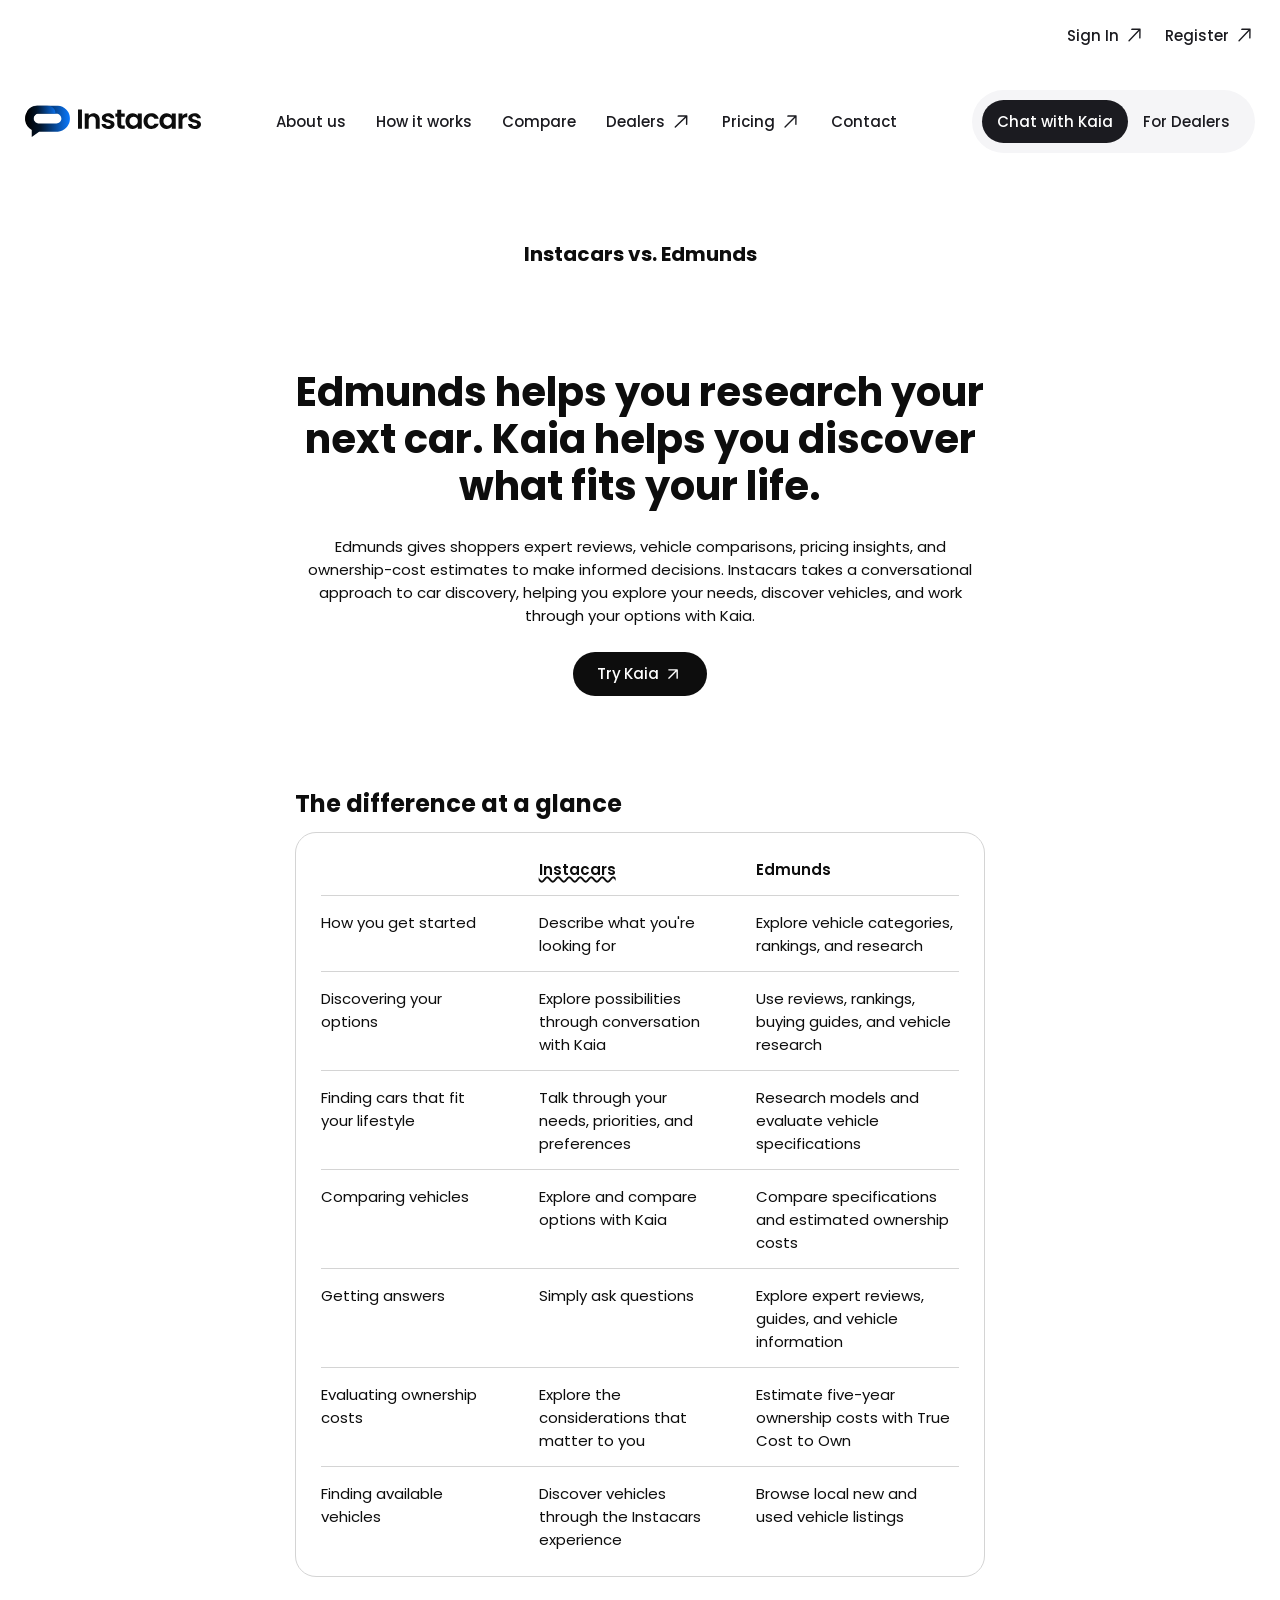
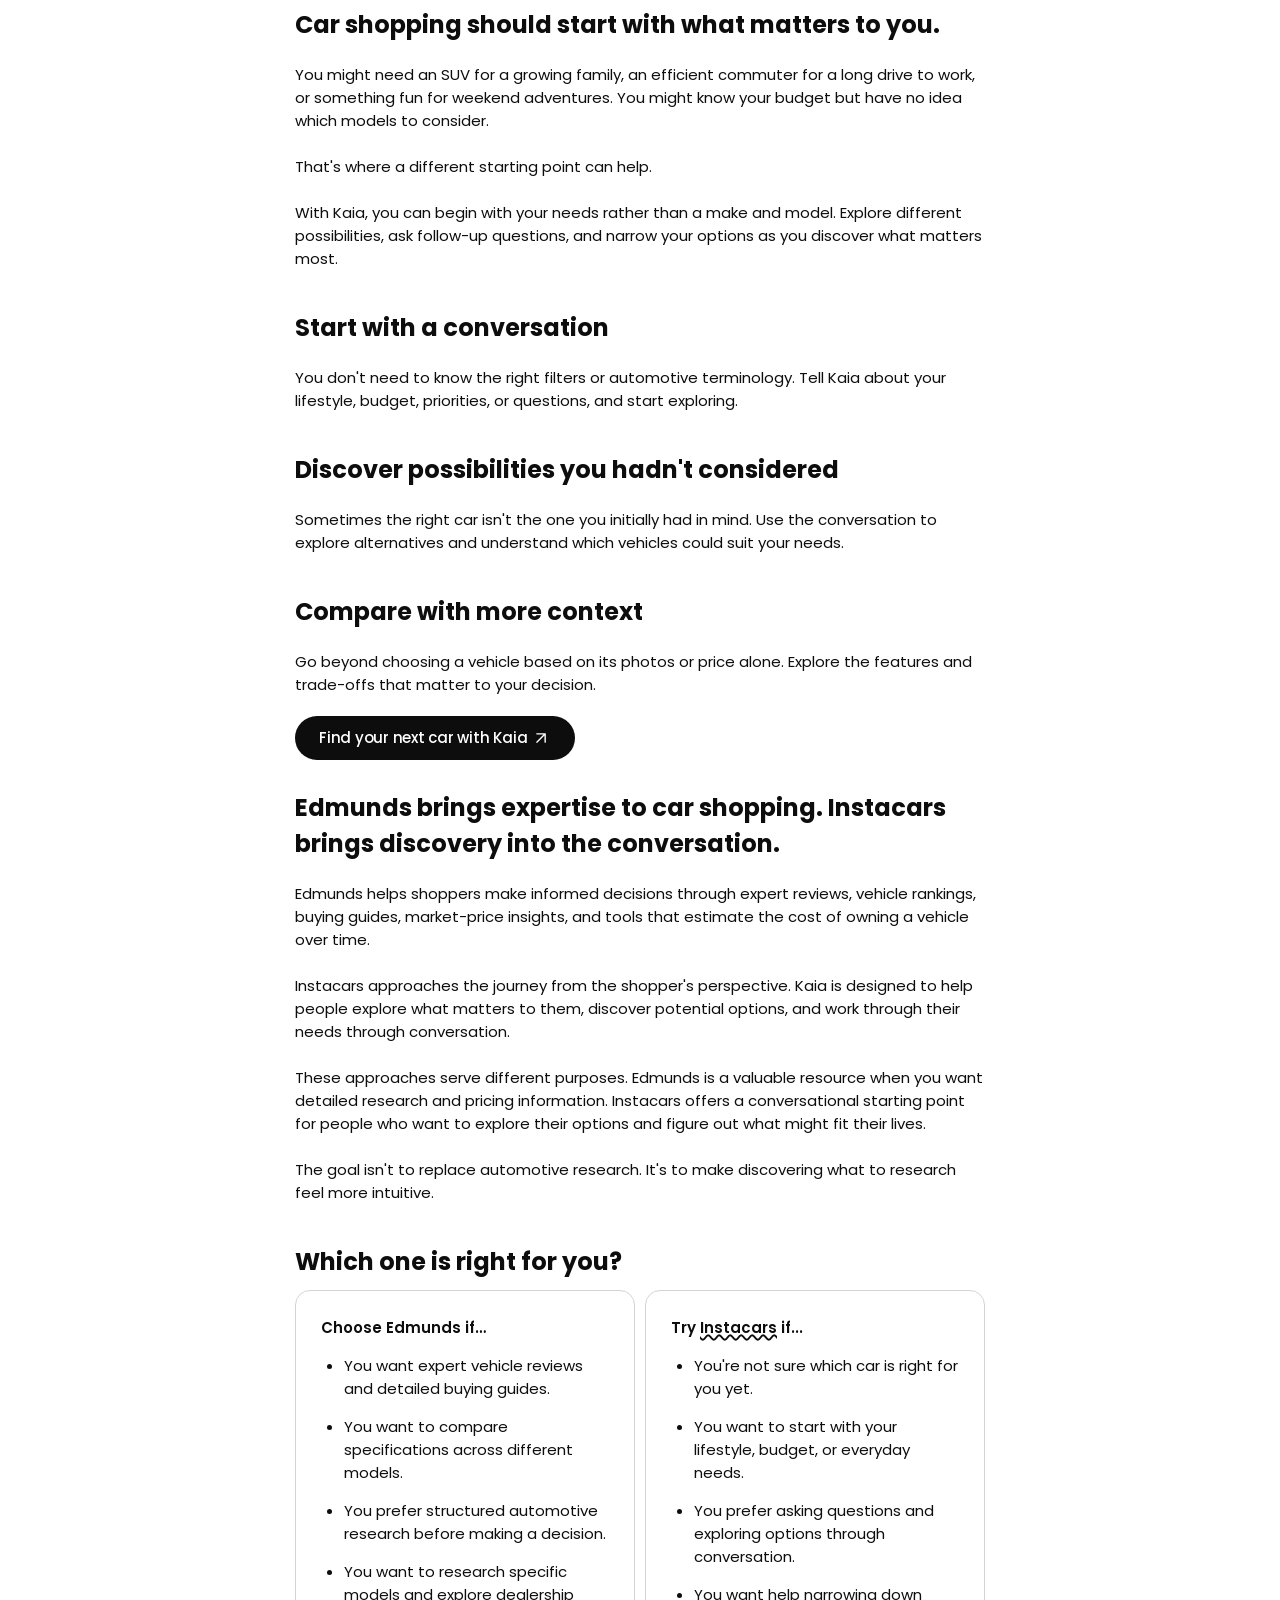
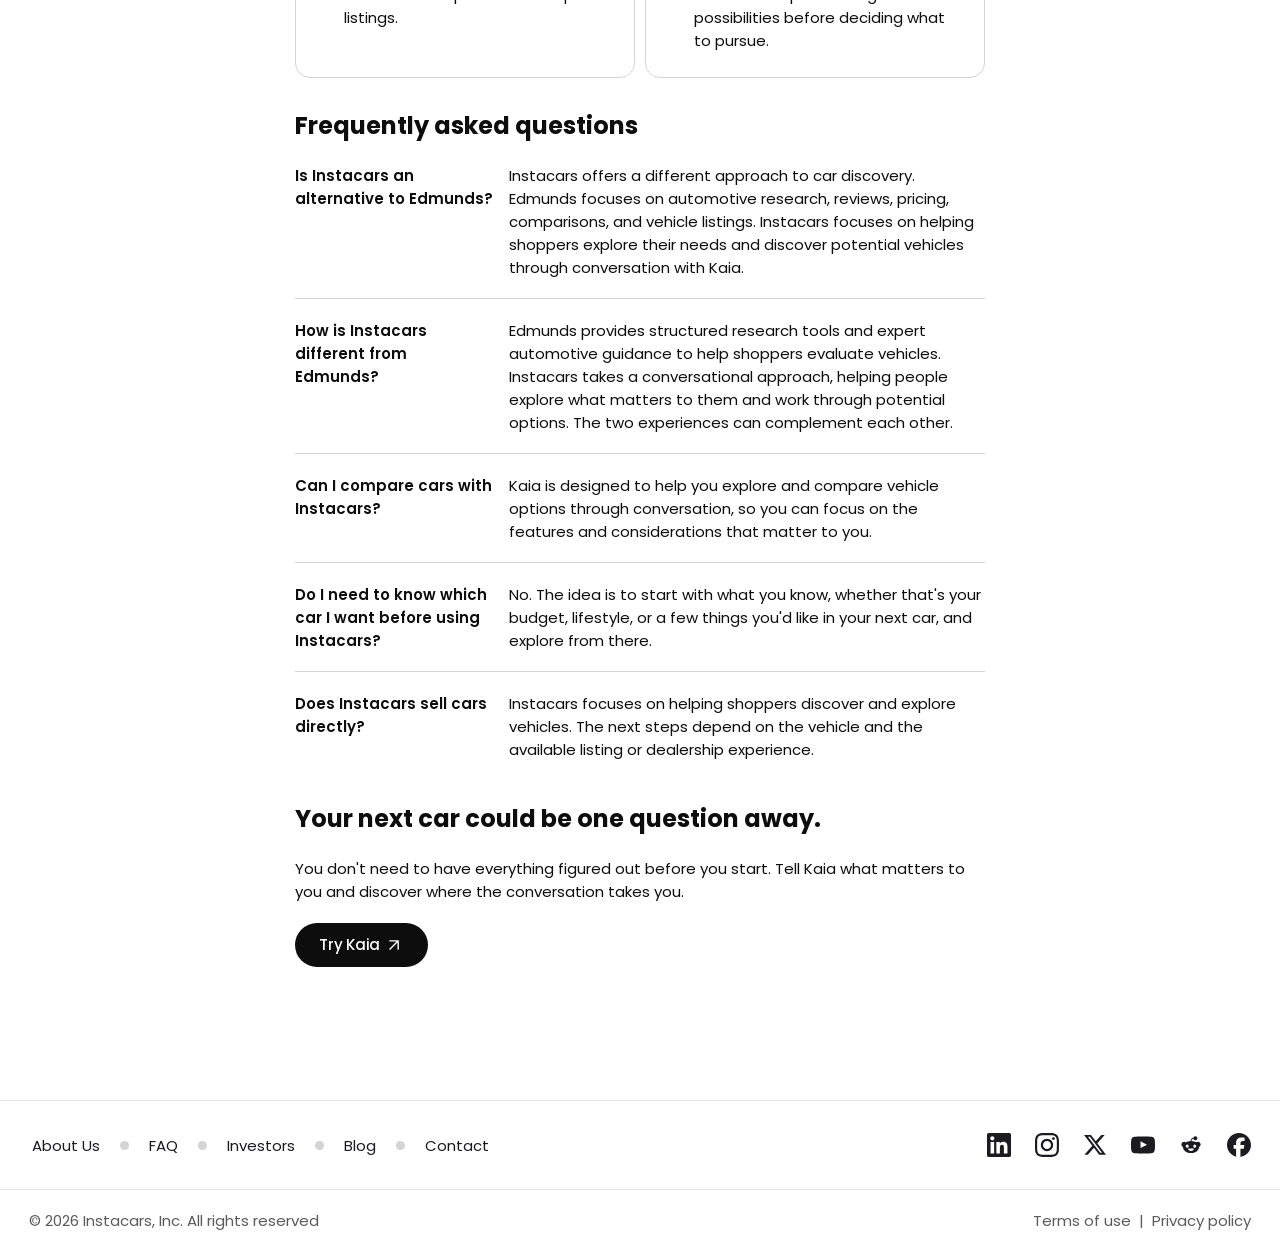
<file: compare/edmunds/index.html>
<!DOCTYPE html>
<html lang="en">
<head>
  <meta charset="utf-8" />
  <meta name="viewport" content="width=device-width, initial-scale=1" />
  <!-- Team preview: ask search engines not to list this page. Remove at public launch. -->
  <meta name="robots" content="noindex, nofollow" />
  <title>Instacars vs. Edmunds | Instacars</title>
  <meta name="description" content="Edmunds gives shoppers expert reviews, vehicle comparisons, pricing insights, and ownership-cost estimates to make informed decisions. Instacars takes a conversational approach to car discovery, helping you explore your needs, discover vehicles, and work through your options with Kaia." />
  <link rel="preconnect" href="https://fonts.googleapis.com" />
  <link rel="preconnect" href="https://fonts.gstatic.com" crossorigin />
  <link href="https://fonts.googleapis.com/css2?family=Poppins:wght@400;500;600;700&display=swap" rel="stylesheet" />
  <link rel="stylesheet" href="../styles.css" />
</head>
<body>

  <!-- Top nav, same as How it works. Links are written for the published site, where this page sits in /compare/&lt;name&gt;/. -->
  <header class="nav col">
    <ul class="nav__account">
      <li><a class="nav__link" href="#">Sign In <img src="../assets/nav-arrow.svg" width="21" height="21" alt="" /></a></li>
      <li><a class="nav__link" href="#">Register <img src="../assets/nav-arrow.svg" width="21" height="21" alt="" /></a></li>
    </ul>
    <div class="nav__main">
      <a class="nav__logo" href="../../" aria-label="Instacars home"><img src="../assets/logo-header.svg" width="176" height="34" alt="Instacars" /></a>
      <nav aria-label="Main">
        <ul class="nav__links">
          <li><a class="nav__link" href="../../about-us/">About us</a></li>
          <li><a class="nav__link" href="../../how-it-works/">How it works</a></li>
          <li><a class="nav__link" href="../">Compare</a></li>
          <li><a class="nav__link" href="#">Dealers <img src="../assets/nav-arrow.svg" width="21" height="21" alt="" /></a></li>
          <li><a class="nav__link" href="../../pricing/">Pricing <img src="../assets/nav-arrow.svg" width="21" height="21" alt="" /></a></li>
          <li><a class="nav__link" href="../../contact/">Contact</a></li>
        </ul>
      </nav>
      <div class="nav__cta">
        <a class="nav__btn nav__btn--dark" href="../../">Chat with Kaia</a>
        <a class="nav__btn" href="../../pricing/">For Dealers</a>
      </div>
      <!-- Below 1180px the nav collapses into this button and the full-screen menu (same as the marketplace homepage) -->
      <button class="nav__toggle" type="button" aria-label="Open menu" aria-expanded="false" aria-controls="mobile-menu" data-menu-toggle>
        <img src="../assets/icon-menu.svg" width="24" height="24" alt="" />
      </button>
    </div>
  </header>

  <div class="drawer" id="mobile-menu" role="dialog" aria-modal="true" aria-label="Menu" hidden data-drawer>
    <div class="drawer__top">
      <a href="../../" class="drawer__logo-link" aria-label="Instacars home">
        <img src="../assets/logo-header.svg" width="136" height="26" alt="Instacars" />
      </a>
      <button class="nav__toggle" type="button" aria-label="Close menu" data-menu-close>
        <img src="../assets/icon-close.svg" width="24" height="24" alt="" />
      </button>
    </div>
    <nav class="drawer__nav" aria-label="Mobile">
      <div class="drawer__group">
        <ul class="drawer__links">
          <li><a class="drawer__row" href="../../about-us/"><img src="../assets/mi-about.svg" alt="" />About us</a></li>
          <li><a class="drawer__row drawer__row--tall" href="../../how-it-works/"><img src="../assets/mi-how.svg" alt="" />How it works</a></li>
          <li><a class="drawer__row" href="../"><img src="../assets/mi-compare.svg" alt="" />Compare kaia</a></li>
          <li><a class="drawer__row" href="#"><img src="../assets/mi-dealer.svg" alt="" />Dealers<img class="drawer__ext" src="../assets/mi-arrow.svg" alt="" /></a></li>
          <li><a class="drawer__row" href="../../pricing/"><img src="../assets/mi-pricing.svg" alt="" />Pricing<img class="drawer__ext" src="../assets/mi-arrow.svg" alt="" /></a></li>
          <li><a class="drawer__row" href="../../#faq"><img src="../assets/mi-help.svg" alt="" />Help &amp; support</a></li>
        </ul>
      </div>
      <hr class="drawer__divider" />
      <div class="drawer__group">
        <p class="drawer__label">ACCOUNT</p>
        <ul class="drawer__links">
          <li><a class="drawer__row drawer__row--tall" href="#"><img src="../assets/mi-preferences.svg" alt="" />Preferences</a></li>
          <li><a class="drawer__row" href="#"><img src="../assets/mi-signout.svg" alt="" />Sign out</a></li>
        </ul>
      </div>
      <hr class="drawer__divider" />
      <div class="drawer__group">
        <p class="drawer__label">LEGAL</p>
        <ul class="drawer__links">
          <li><a class="drawer__row drawer__row--tall" href="https://instacars.io/page/terms-of-use" target="_blank" rel="noopener"><img src="../assets/mi-terms.svg" alt="" />Terms of use</a></li>
          <li><a class="drawer__row" href="https://instacars.io/page/privacy-policy" target="_blank" rel="noopener"><img src="../assets/mi-privacy.svg" alt="" />Privacy policy</a></li>
        </ul>
      </div>
    </nav>
    <div class="drawer__foot">
      <div class="drawer__social">
        <a href="https://www.linkedin.com/company/instacars-io/" target="_blank" rel="noopener" aria-label="LinkedIn"><img src="../assets/social-linkedin.svg" width="24" height="24" alt="" /></a>
        <a href="https://www.instagram.com/instacars.io/" target="_blank" rel="noopener" aria-label="Instagram"><img src="../assets/social-instagram.svg" width="24" height="24" alt="" /></a>
        <a href="https://twitter.com/instacarsio" target="_blank" rel="noopener" aria-label="X"><img src="../assets/social-x.svg" width="24" height="24" alt="" /></a>
        <a href="https://www.youtube.com/@instacarsio" target="_blank" rel="noopener" aria-label="YouTube"><img src="../assets/social-youtube.svg" width="24" height="24" alt="" /></a>
        <a href="https://www.reddit.com/user/instacarsio" target="_blank" rel="noopener" aria-label="Reddit"><img src="../assets/social-reddit.svg" width="24" height="24" alt="" /></a>
        <a href="https://www.facebook.com/instacars.io/" target="_blank" rel="noopener" aria-label="Facebook"><img src="../assets/social-facebook.svg" width="24" height="24" alt="" /></a>
      </div>
      <p class="drawer__copy">© 2026 Instacars, Inc. All rights reserved</p>
      <img src="../assets/logo-footer.svg" class="drawer__logo drawer__logo--narrow" width="390" height="80" alt="" />
      <img src="../assets/logo-footer-wide.svg" class="drawer__logo drawer__logo--wide" width="466" height="80" alt="" />
    </div>
  </div>

  <main class="col">
    <!-- "Instacars vs. Edmunds" (Figma 6005:12776) -->
    <article class="cmp">
      <p class="page-label">Instacars vs. Edmunds</p>

      <header class="cmp__head">
        <h1 class="cmp__title">Edmunds helps you research your next car. Kaia helps you discover what fits your life.</h1>
        <p class="cmp__intro">Edmunds gives shoppers expert reviews, vehicle comparisons, pricing insights, and ownership-cost estimates to make informed decisions. Instacars takes a conversational approach to car discovery, helping you explore your needs, discover vehicles, and work through your options with Kaia.</p>
        <a class="btn btn--dark" href="../../">Try Kaia <img src="../assets/icon-arrow-up-right.svg" width="20" height="20" alt="" /></a>
      </header>

      <div class="cmp__body">
        <section class="sec" aria-labelledby="glance">
          <h2 id="glance">The difference at a glance</h2>
          <div class="glance" role="table" aria-label="Instacars compared with Edmunds">
            <div class="glance__row glance__row--head" role="row"><span role="columnheader"></span><span role="columnheader"><span class="wavy">Instacars</span></span><span role="columnheader">Edmunds</span></div>
            <div class="glance__row" role="row"><span role="rowheader">How you get started</span><span role="cell">Describe what you're <br class="d" />looking for</span><span role="cell">Explore vehicle categories, <br class="d" />rankings, and research</span></div>
            <div class="glance__row" role="row"><span role="rowheader">Discovering your <br class="d" />options</span><span role="cell">Explore possibilities <br class="d" />through conversation <br class="d" />with Kaia</span><span role="cell">Use reviews, rankings, <br class="d" />buying guides, and vehicle <br class="d" />research</span></div>
            <div class="glance__row" role="row"><span role="rowheader">Finding cars that fit <br class="d" />your lifestyle</span><span role="cell">Talk through your <br class="d" />needs, priorities, and <br class="d" />preferences</span><span role="cell">Research models and <br class="d" />evaluate vehicle <br class="d" />specifications</span></div>
            <div class="glance__row" role="row"><span role="rowheader">Comparing vehicles</span><span role="cell">Explore and compare <br class="d" />options with Kaia</span><span role="cell">Compare specifications <br class="d" />and estimated ownership <br class="d" />costs</span></div>
            <div class="glance__row" role="row"><span role="rowheader">Getting answers</span><span role="cell">Simply ask questions</span><span role="cell">Explore expert reviews, <br class="d" />guides, and vehicle <br class="d" />information</span></div>
            <div class="glance__row" role="row"><span role="rowheader">Evaluating ownership <br class="d" />costs</span><span role="cell">Explore the <br class="d" />considerations that <br class="d" />matter to you</span><span role="cell">Estimate five-year <br class="d" />ownership costs with True <br class="d" />Cost to Own</span></div>
            <div class="glance__row" role="row"><span role="rowheader">Finding available <br class="d" />vehicles</span><span role="cell">Discover vehicles <br class="d" />through the Instacars <br class="d" />experience</span><span role="cell">Browse local new and <br class="d" />used vehicle listings</span></div>
          </div>
        </section>

        <section class="sec" aria-labelledby="s1">
          <h2 id="s1">Car shopping should start with what matters to you.</h2>
          <div class="sec__text">
            <p>You might need an SUV for a growing family, an efficient commuter for a long drive to work, or something fun for weekend adventures. You might know your budget but have no idea which models to consider.</p>
            <p>That's where a different starting point can help.</p>
            <p>With Kaia, you can begin with your needs rather than a make and model. Explore different possibilities, ask follow-up questions, and narrow your options as you discover what matters most.</p>
          </div>
        </section>

        <section class="sec" aria-labelledby="s2">
          <h2 id="s2">Start with a conversation</h2>
          <div class="sec__text">
            <p>You don't need to know the right filters or automotive terminology. Tell Kaia about your lifestyle, budget, priorities, or questions, and start exploring.</p>
          </div>
        </section>

        <section class="sec" aria-labelledby="s3">
          <h2 id="s3">Discover possibilities you hadn't considered</h2>
          <div class="sec__text">
            <p>Sometimes the right car isn't the one you initially had in mind. Use the conversation to explore alternatives and understand which vehicles could suit your needs.</p>
          </div>
        </section>

        <section class="sec" aria-labelledby="s4">
          <h2 id="s4">Compare with more context</h2>
          <div class="sec__text">
            <p>Go beyond choosing a vehicle based on its photos or price alone. Explore the features and trade-offs that matter to your decision.</p>
          </div>
          <a class="btn btn--dark" href="../../">Find your next car with Kaia <img src="../assets/icon-arrow-up-right.svg" width="20" height="20" alt="" /></a>
        </section>

        <section class="sec" aria-labelledby="s5">
          <h2 id="s5">Edmunds brings expertise to car shopping. Instacars brings discovery into the conversation.</h2>
          <div class="sec__text">
            <p>Edmunds helps shoppers make informed decisions through expert reviews, vehicle rankings, buying guides, market-price insights, and tools that estimate the cost of owning a vehicle over time.</p>
            <p>Instacars approaches the journey from the shopper's perspective. Kaia is designed to help people explore what matters to them, discover potential options, and work through their needs through conversation.</p>
            <p>These approaches serve different purposes. Edmunds is a valuable resource when you want detailed research and pricing information. Instacars offers a conversational starting point for people who want to explore their options and figure out what might fit their lives.</p>
            <p>The goal isn't to replace automotive research. It's to make discovering what to research feel more intuitive.</p>
          </div>
        </section>

        <section class="sec" aria-labelledby="choose">
          <h2 id="choose" class="sec__muted">Which one is right for you?</h2>
          <div class="choose">
            <div class="choose__card">
              <h3>Choose Edmunds if…</h3>
              <ul>
                <li>You want expert vehicle reviews and detailed buying guides.</li>
                <li>You want to compare specifications across different models.</li>
                <li>You prefer structured automotive research before making a decision.</li>
                <li>You want to research specific models and explore dealership listings.</li>
              </ul>
            </div>
            <div class="choose__card">
              <h3>Try <span class="wavy">Instacars</span> if...</h3>
              <ul>
                <li>You're not sure which car is right for you yet.</li>
                <li>You want to start with your lifestyle, budget, or everyday needs.</li>
                <li>You prefer asking questions and exploring options through conversation.</li>
                <li>You want help narrowing down possibilities before deciding what to pursue.</li>
              </ul>
            </div>
          </div>
        </section>

        <section class="sec" aria-labelledby="faq">
          <h2 id="faq">Frequently asked questions</h2>
          <dl class="faq">
            <div class="faq__item"><dt>Is Instacars an alternative to Edmunds?</dt><dd>Instacars offers a different approach to car discovery. Edmunds focuses on automotive research, reviews, pricing, comparisons, and vehicle listings. Instacars focuses on helping shoppers explore their needs and discover potential vehicles through conversation with Kaia.</dd></div>
            <div class="faq__item"><dt>How is Instacars different from Edmunds?</dt><dd>Edmunds provides structured research tools and expert automotive guidance to help shoppers evaluate vehicles. Instacars takes a conversational approach, helping people explore what matters to them and work through potential options. The two experiences can complement each other.</dd></div>
            <div class="faq__item"><dt>Can I compare cars with Instacars?</dt><dd>Kaia is designed to help you explore and compare vehicle options through conversation, so you can focus on the features and considerations that matter to you.</dd></div>
            <div class="faq__item"><dt>Do I need to know which car I want before using Instacars?</dt><dd>No. The idea is to start with what you know, whether that's your budget, lifestyle, or a few things you'd like in your next car, and explore from there.</dd></div>
            <div class="faq__item"><dt>Does Instacars sell cars directly?</dt><dd>Instacars focuses on helping shoppers discover and explore vehicles. The next steps depend on the vehicle and the available listing or dealership experience.</dd></div>
          </dl>
        </section>

        <section class="sec" aria-labelledby="s-end">
          <h2 id="s-end">Your next car could be one question away.</h2>
          <div class="sec__text">
            <p>You don't need to have everything figured out before you start. Tell Kaia what matters to you and discover where the conversation takes you.</p>
          </div>
          <a class="btn btn--dark" href="../../">Try Kaia <img src="../assets/icon-arrow-up-right.svg" width="20" height="20" alt="" /></a>
        </section>
      </div>
    </article>
  </main>
  <script type="application/ld+json">
  {"@context":"https://schema.org","@type":"FAQPage","mainEntity":[{"@type":"Question","name":"Is Instacars an alternative to Edmunds?","acceptedAnswer":{"@type":"Answer","text":"Instacars offers a different approach to car discovery. Edmunds focuses on automotive research, reviews, pricing, comparisons, and vehicle listings. Instacars focuses on helping shoppers explore their needs and discover potential vehicles through conversation with Kaia."}},{"@type":"Question","name":"How is Instacars different from Edmunds?","acceptedAnswer":{"@type":"Answer","text":"Edmunds provides structured research tools and expert automotive guidance to help shoppers evaluate vehicles. Instacars takes a conversational approach, helping people explore what matters to them and work through potential options. The two experiences can complement each other."}},{"@type":"Question","name":"Can I compare cars with Instacars?","acceptedAnswer":{"@type":"Answer","text":"Kaia is designed to help you explore and compare vehicle options through conversation, so you can focus on the features and considerations that matter to you."}},{"@type":"Question","name":"Do I need to know which car I want before using Instacars?","acceptedAnswer":{"@type":"Answer","text":"No. The idea is to start with what you know, whether that's your budget, lifestyle, or a few things you'd like in your next car, and explore from there."}},{"@type":"Question","name":"Does Instacars sell cars directly?","acceptedAnswer":{"@type":"Answer","text":"Instacars focuses on helping shoppers discover and explore vehicles. The next steps depend on the vehicle and the available listing or dealership experience."}}]}
  </script>

  <!-- Footer (5999:4224) -->
  <footer class="footer">
    <div class="footer__top">
      <div class="col footer__inner">
        <nav class="footer__links" aria-label="Footer">
          <a href="../../about-us/">About Us</a><span class="footer__dot" aria-hidden="true"></span>
          <a href="../../#faq">FAQ</a><span class="footer__dot" aria-hidden="true"></span>
          <a href="../../contact/#investor">Investors</a><span class="footer__dot" aria-hidden="true"></span>
          <a href="#">Blog</a><span class="footer__dot" aria-hidden="true"></span>
          <a href="../../contact/">Contact</a>
        </nav>
        <div class="footer__social">
          <a href="https://www.linkedin.com/company/instacars-io/" target="_blank" rel="noopener" aria-label="LinkedIn"><img src="../assets/social-linkedin.svg" width="24" height="24" alt="" /></a>
          <a href="https://www.instagram.com/instacars.io/" target="_blank" rel="noopener" aria-label="Instagram"><img src="../assets/social-instagram.svg" width="24" height="24" alt="" /></a>
          <a href="https://twitter.com/instacarsio" target="_blank" rel="noopener" aria-label="X"><img src="../assets/social-x.svg" width="24" height="24" alt="" /></a>
          <a href="https://www.youtube.com/@instacarsio" target="_blank" rel="noopener" aria-label="YouTube"><img src="../assets/social-youtube.svg" width="24" height="24" alt="" /></a>
          <a href="https://www.reddit.com/user/instacarsio" target="_blank" rel="noopener" aria-label="Reddit"><img src="../assets/social-reddit.svg" width="24" height="24" alt="" /></a>
          <a href="https://www.facebook.com/instacars.io/" target="_blank" rel="noopener" aria-label="Facebook"><img src="../assets/social-facebook.svg" width="24" height="24" alt="" /></a>
        </div>
      </div>
    </div>
    <div class="col footer__bottom">
      <p>© 2026 Instacars, Inc. All rights reserved</p>
      <p class="footer__legal"><a href="https://instacars.io/page/terms-of-use" target="_blank" rel="noopener">Terms of use</a><span aria-hidden="true">|</span><a href="https://instacars.io/page/privacy-policy" target="_blank" rel="noopener">Privacy policy</a></p>
    </div>
    <!-- Phones only: the big IC mark peeking in at the bottom, as in the mobile Figma frame -->
    <img src="../assets/logo-footer.svg" class="footer__mark footer__mark--narrow" width="390" height="80" alt="" />
    <img src="../assets/logo-footer-wide.svg" class="footer__mark footer__mark--wide" width="466" height="80" alt="" />
  </footer>

  <script src="../script.js"></script>
</body>
</html>
</file>
<file: styles.css>
/* Instacars marketplace homepage: one responsive page.
   Mobile-first, from Figma "m.wip" (390 / 466 / 475 frames); grows into the 1440 desktop design.
   Breakpoints: 440 large phones · 768 tablets · 1024 desktop nav + hero · 1120 three-up cards */

:root {
  --text-primary: #0d0d0d;
  --text-secondary: #5d5d5d;
  --text-tertiary: #8f8f8f;
  --text-muted: #5b5b5b;
  --bubble-bg: #f2f2f2;
  --bubble-text: #555555;
  --bg: #ffffff;
  --pill-bg: #f5f5f7;
  --btn-secondary-bg: #f3f3f3;
  --border-light: rgba(13, 13, 13, 0.05);
  --border-default: rgba(13, 13, 13, 0.1);
  --border-heavy: rgba(13, 13, 13, 0.15);
  --border-card: #c4ccd6;
  --glow: #0969dd;
  --font: "Poppins", system-ui, -apple-system, "Segoe UI", sans-serif;
  --gutter: 20px;       /* header */
  --side: 15px;         /* composer, brands, supported */
  --carousel-pad: 15px; /* card rows */
}

*, *::before, *::after { box-sizing: border-box; }
html { -webkit-text-size-adjust: 100%; }
body {
  margin: 0;
  overflow-x: hidden; /* clip at the screen edge, so the composer glow can spread past the column */
  background: var(--bg);
  color: var(--text-primary);
  font-family: var(--font);
  -webkit-font-smoothing: antialiased;
}
img { display: block; max-width: none; }
ul { list-style: none; margin: 0; padding: 0; }
h1, h2, h3, p { margin: 0; }
a { color: inherit; text-decoration: none; }
button { font: inherit; color: inherit; background: none; border: 0; padding: 0; cursor: pointer; }
[hidden] { display: none !important; }
.visually-hidden {
  position: absolute; width: 1px; height: 1px; overflow: hidden;
  clip: rect(0 0 0 0); white-space: nowrap;
}

.page {
  max-width: 475px;     /* 'iPhone Duo, Open' column; centered on wider phones */
  margin: 0 auto;
  position: relative;
}

/* ---------- Buttons (nav + cookie) ---------- */
.btn {
  display: inline-flex; align-items: center; justify-content: center;
  padding: 6px 16px; border-radius: 999px;
  font-weight: 500; font-size: 13px; line-height: 18px; letter-spacing: -0.08px;
  white-space: nowrap;
  transition: opacity 0.15s, background 0.15s;
}
.btn-primary { background: var(--text-primary); color: #fff; }
.btn-primary:hover { opacity: 0.85; }
.btn-ghost:hover { background: rgba(13, 13, 13, 0.06); }
.btn-outline { border: 1px solid var(--border-default); }
.btn-outline:hover { background: rgba(13, 13, 13, 0.04); }

/* ---------- Menu ---------- */
.menu {
  display: flex;
  align-items: center;
  justify-content: space-between;
  padding: 30px 30px 20px;
  background: var(--bg);
  position: sticky; /* phones/tablets: slides away on scroll down, back in on scroll up (script.js) */
  top: 0;
  z-index: 10;
  transition: transform 0.3s ease, box-shadow 0.3s ease;
}
.menu.is-hidden { transform: translateY(-100%); }
.menu.is-floating { box-shadow: 0 1px 0 var(--border-default); }
.menu__logo img { width: 136px; height: auto; }
.menu__toggle { width: 24px; height: 24px; }

/* Desktop nav rows: hidden below 1024px, where the full-screen drawer takes over */
.menu__nav { display: none; }
.menu__links, .menu__account { display: flex; flex-direction: column; }

/* ---------- Full-screen menu (phones, foldables, tablets) ---------- */
html.menu-open { overflow: hidden; }
.drawer {
  position: fixed;
  inset: 0;
  z-index: 30;
  display: flex;
  flex-direction: column;
  min-height: 100%;
  overflow-y: auto;
  overscroll-behavior: contain;
  background: var(--bg);
  animation: drawer-in 0.18s ease-out;
}
@keyframes drawer-in { from { opacity: 0; transform: translateY(-6px); } }
.drawer__top {
  position: sticky;
  top: 0;
  z-index: 1;
  flex: none;
  display: flex;
  align-items: center;
  justify-content: space-between;
  height: 80px;
  padding: 30px 15px 20px 19px;
  background: var(--bg);
}
.drawer__nav {
  flex: none;
  display: flex;
  flex-direction: column;
  gap: 5px;
  padding: 0 10px;
}
.drawer__group { display: flex; flex-direction: column; gap: 5px; }
.drawer__label,
.drawer__row {
  display: flex;
  align-items: center;
  gap: 6px;
  height: 30px;
  padding: 0 8px 0 10px;
  border-radius: 6px;
  font-size: 13px;
  line-height: 18px;
  letter-spacing: -0.08px;
  color: var(--text-primary);
}
.drawer__label { font-weight: 600; }
.drawer__links { display: flex; flex-direction: column; gap: 15px; }
.drawer__row { font-weight: 500; transition: background 0.15s; }
.drawer__row--tall { height: 40px; }
.drawer__row:hover { background: rgba(13, 13, 13, 0.05); }
.drawer__row:focus-visible, .drawer .menu__toggle:focus-visible { outline: 2px solid var(--glow); outline-offset: 2px; }
.drawer__row img { width: 18px; height: 18px; flex: none; object-fit: contain; }
.drawer__row .drawer__ext { margin-left: auto; }
.drawer__divider {
  margin: 6px 0;
  border: 0;
  height: 1px;
  background: var(--border-default);
}
.drawer__foot {
  flex: 1 0 auto;
  display: flex;
  flex-direction: column;
  justify-content: flex-end;
  align-items: center;
  padding-top: 64px;
}
.drawer__social {
  display: flex;
  justify-content: space-between;
  align-items: center;
  width: calc(100% - 56px);
  max-width: 334px;
}
.drawer__social a { display: block; transition: opacity 0.15s; }
.drawer__social a:hover { opacity: 0.6; }
.drawer__copy {
  margin-top: 23px;
  padding: 0 10px;
  text-align: center;
  font-size: 15px;
  color: var(--text-muted);
}
.drawer__logo { width: 100%; height: auto; margin-top: 51px; }
.drawer__logo--wide { display: none; }
.navlink {
  display: inline-flex; align-items: center; gap: 5px;
  padding: 8px 0;
  font-weight: 500; font-size: 15px; line-height: 23px; letter-spacing: -0.18px;
  transition: opacity 0.15s;
}
.navlink img { width: 8.9px; height: 8.9px; }
.navlink:hover { opacity: 0.65; }
.seg {
  display: flex; gap: 8px; align-self: flex-start;
  padding: 12px; border-radius: 40px; background: var(--pill-bg);
}

/* ---------- Header ---------- */
.hero-head {
  padding: 30px var(--gutter);
  display: flex;
  flex-direction: column;
  align-items: center;
  gap: 10px;
  text-align: center;
  position: relative;
  z-index: 3;
}
.hero-head__title {
  font-weight: 500;
  font-size: 50px;
  line-height: 56px;
  letter-spacing: -2px;
  display: flex;
  flex-direction: column;
  align-items: center;
}
.hero-head__line--icon {
  display: inline-flex;
  align-items: center;
  gap: 10px;
}
.chat-icon { width: 50px; height: 37px; flex: none; }
.hero-head__sub {
  font-weight: 500;
  font-size: 15px;
  line-height: 23px;
  letter-spacing: -0.18px;
}

/* ---------- Stage: tags band + composer + suggestions ---------- */
/* No z-index here on purpose: the stage must not group its children into one layer, so the photo
   (.hero-art, z-index 1) can sit between them: bubbles behind the head, composer and chips in front, as in Figma. */
.stage {
  position: relative;
  padding: 88px var(--side) 0;   /* composer sits 88px below the header, over the tags */
}

.tags {
  position: absolute;
  z-index: 0;
  top: 23px;
  left: 0;
  right: 0;
  height: 169px;
  overflow: hidden;
  pointer-events: none;
}
.tags__row {
  position: absolute;
  left: 0;
  display: flex;
  gap: 4px;
  white-space: nowrap;
  will-change: transform;
}
.bubble {
  position: relative;
  flex: none;
  padding-right: 6px; /* room for the tail */
}
.bubble__text {
  display: block;
  background: var(--bubble-bg);
  color: var(--bubble-text);
  border-radius: 20px;
  padding: 7px 12px;
  font-size: 15px;
  line-height: 1.25;
  opacity: 0.9;
  position: relative;
  z-index: 1;
}
.bubble__tail {
  position: absolute;
  right: 0;
  top: 16px;
  width: 16.5px;
  height: 17px;
  transform: scaleX(-1);
}
@keyframes drift-left  { from { transform: translateX(0); } to { transform: translateX(-400px); } }
@keyframes drift-right { from { transform: translateX(0); } to { transform: translateX(400px); } }
.tags__row:nth-child(odd)  { animation: drift-left 60s linear infinite alternate; }
.tags__row:nth-child(even) { animation: drift-right 60s linear infinite alternate; }

.composer {
  position: relative;
  z-index: 2;
  height: 80px;
  display: flex;
  flex-direction: column;
  justify-content: space-between;
  padding: 10px 8px;
  background: var(--bg);
  border: 1px solid var(--border-heavy);
  border-radius: 19px;
  box-shadow: 0 4px 16px rgba(0, 0, 0, 0.05), 0 0 108px 16px var(--glow);
}
.composer__input {
  display: block;
  width: 100%;
  border: 0;
  outline: 0;
  resize: none;
  padding: 0 10px;
  height: 24px;
  font: 400 15px/24px var(--font);
  letter-spacing: -0.32px;
  color: var(--text-primary);
  background: transparent;
  overflow: hidden;
  white-space: nowrap;
  text-overflow: ellipsis;
}
.composer__input::placeholder { color: var(--text-tertiary); opacity: 1; }
.composer__actions {
  display: flex;
  align-items: center;
  justify-content: space-between;
  height: 36px;
}
.composer__right { display: flex; align-items: center; gap: 6px; }
.composer__btn {
  width: 34px; height: 34px;
  border-radius: 26px;
  display: grid; place-items: center;
  transition: background 0.15s;
}
.composer__btn:hover { background: rgba(13, 13, 13, 0.05); }
.composer__btn--mic { display: block; }
/* Listening: blue button (#107CFE) with a soft pulse */
.composer__btn--mic.is-listening { background: #107cfe; transition: none; animation: mic-pulse 1.4s ease-out infinite; }
.composer__btn--mic.is-listening:hover { background: #0b6fe6; }
.composer__btn--mic.is-listening img { filter: invert(1); }
@keyframes mic-pulse {
  0% { box-shadow: 0 0 0 0 rgba(16, 124, 254, 0.45); }
  100% { box-shadow: 0 0 0 12px rgba(16, 124, 254, 0); }
}
/* Voice messages (mic blocked, nothing heard, browser without voice) float just above the box */
.composer__status {
  position: absolute; left: 50%; bottom: calc(100% + 10px); transform: translateX(-50%);
  width: max-content; max-width: min(360px, calc(100vw - 32px));
  padding: 8px 12px; border-radius: 12px;
  background: var(--text-primary); color: #fff;
  font-size: 13px; line-height: 18px; text-align: center;
  box-shadow: 0 4px 16px rgba(0, 0, 0, 0.12);
}
.composer__status[hidden] { display: none; }
.composer__send {
  width: 36px; height: 36px;
  border-radius: 999px;
  background: var(--btn-secondary-bg);
  display: grid; place-items: center;
  transition: background 0.15s;
}
.composer__send:active { background: #e6e6e6; }
.composer__send.is-ready { background: var(--text-primary); }
.composer__send.is-ready img { filter: invert(1); }

.suggest {
  position: relative;
  z-index: 2;
  padding-top: 20px;
  display: flex;
  flex-direction: column;
  align-items: center;
  gap: 10px;
}
.tokens {
  display: flex;
  flex-wrap: wrap;
  justify-content: center;
  gap: 8px;
  max-width: 350px;
}
.token {
  display: inline-flex;
  align-items: center;
  gap: 8px;
  padding: 11px 15px; /* 12/16 in Figma with an inside 1px stroke */
  background: var(--bg);
  border: 1px solid var(--border-default);
  border-radius: 25px;
  font-weight: 500;
  font-size: 13px;
  line-height: 18px;
  letter-spacing: -0.08px;
  white-space: nowrap;
  transition: border-color 0.15s, background 0.15s;
}
.token:hover { border-color: rgba(13, 13, 13, 0.25); background: #fafafa; }
.token:active { background: #fafafa; border-color: var(--border-heavy); }
.suggest__how {
  padding: 10px;
  font-size: 15px;
  letter-spacing: -0.18px;
  color: var(--text-primary);
  text-decoration: underline;
  text-underline-position: from-font;
}

/* ---------- Hero illustration ---------- */
.hero-art {
  position: relative;
  width: min(381px, 97.7%);
  aspect-ratio: 381 / 383;
  margin-top: -10px;
  overflow: hidden;
  z-index: 1;
}
.hero-art img {
  position: absolute;
  width: 141.25%;
  height: 105.32%;
  left: -1.62%;
  top: -5.31%;
  object-fit: cover;
}

/* ---------- Brands card ---------- */
.brands {
  position: relative;
  z-index: 2;
  margin-top: -12px;
  padding: 0 var(--side);
}
.brands__card {
  background: var(--bg);
  border: 1px solid var(--border-default);
  border-radius: 19px;
  padding: 20px 0;
  display: flex;
  flex-direction: column;
  gap: 8px;
}
.brands__text { font-size: 14px; text-align: center; }
.marquee {
  overflow: hidden;
  -webkit-mask-image: linear-gradient(90deg, transparent, #000 8%, #000 92%, transparent);
          mask-image: linear-gradient(90deg, transparent, #000 8%, #000 92%, transparent);
}
.marquee__track {
  display: flex;
  width: max-content;
  margin-left: -346px; /* matches the Figma crop at rest */
  animation: marquee 40s linear infinite;
}
@keyframes marquee { to { transform: translateX(-50%); } }
.brands__row {
  display: flex;
  align-items: center;
  gap: 23px;
  padding-right: 23px;
  height: 37px;
}
.brands__row li { flex: none; }
.bmw { position: relative; width: 27.735px; height: 27.735px; }
.bmw img { position: absolute; }
.bmw__l3 { left: 0; top: 0; width: 27.735px; height: 27.735px; }
.bmw__l5 { left: 1.19px; top: 1.2px; width: 25.53px; height: 25.53px; }
.bmw__l4 { left: 5.07px; top: 5.07px; width: 17.73px; height: 17.73px; } /* 15.73 + 1px stroke bleed each side */
.bmw__l2 { left: 3.32px; top: 1.63px; width: 21.27px; height: 22.97px; }
.klick { position: relative; width: 22px; height: 37px; overflow: hidden; }
.klick img { position: absolute; width: 155.07%; height: 133.96%; left: -29.15%; top: -16.98%; }

/* ---------- Feature carousels ---------- */
.feature {
  padding: 20px 0 30px;
  display: flex;
  flex-direction: column;
  gap: 20px;
}
.feature--white { padding-top: 0; background: var(--bg); }
.section-head { display: flex; flex-direction: column; align-items: center; gap: 20px; text-align: center; }
.section-title {
  font-weight: 600;
  font-size: 20px;
  line-height: 47px;
  letter-spacing: -0.6px;
  text-align: center;
}
.section-title em { font-weight: 500; font-style: italic; }
.section-sub { display: none; font-size: 15px; line-height: normal; padding: 0 var(--gutter); }

.carousel__track {
  display: flex;
  gap: 10px;
  overflow-x: auto;
  scroll-snap-type: x mandatory;
  scroll-padding: 0 var(--carousel-pad);
  padding: 0 var(--carousel-pad);
  scrollbar-width: none;
  -webkit-overflow-scrolling: touch;
}
.carousel__track::-webkit-scrollbar { display: none; }
.card {
  flex: 0 0 300px;
  scroll-snap-align: start;
}
.card__media {
  position: relative;
  width: 300px;
  height: 296px;
  border-radius: 30px;
  overflow: hidden;
  background: var(--bg);
}
.card__media img {
  width: 100%;
  height: 100%;
  object-fit: cover;
}
.card__media--outlined { border: 1px solid var(--border-card); }
.card__media--lang .lang__bg {
  position: absolute;
  width: 444.13%;
  height: 302.01%;
  left: -110.31%;
  top: -196.86%;
  object-fit: fill;
}
.card__media--lang .lang__fg {
  position: absolute;
  inset: 0;
  width: 100%;
  height: 100%;
  object-fit: contain;
}
.card__title {
  padding-top: 20px;
  font-weight: 600;
  font-size: 16px;
  line-height: normal;
}
.card__body {
  padding: 10px 0 14px;
  font-size: 12px;
  line-height: normal;
}
.feature--white .card__title { padding-top: 35px; } /* 15px gap + 20px top padding in design */
.feature--white .card__body { min-height: 78px; }  /* 3 text lines + padding, as in design */

.carousel__nav {
  margin-top: 10px;
  display: flex;
  justify-content: flex-end;
  gap: 20px;
  padding: 0 calc(var(--carousel-pad) + 20px);
}
.carousel__arrow {
  position: relative;
  width: 17px; height: 13px;
  padding: 0;
  transition: opacity 0.15s;
}
.carousel__arrow:disabled { opacity: 0.5; cursor: default; }
.carousel__arrow::before { content: ""; position: absolute; inset: -14px -10px; } /* 44px-ish tap target */
.flip { transform: scaleX(-1); }

/* ---------- Supported by ---------- */
.supported {
  padding: 0 var(--side) 30px;
  display: flex;
  flex-direction: column;
  align-items: center;
  gap: 20px;
}
.supported__title { font-size: 15px; }
.supported__row {
  display: flex;
  align-items: center;
  justify-content: center;
  gap: 23px;
}
.supported__row li { flex: none; }
.aws { width: 38px; height: 38px; position: relative; }
.aws img { position: absolute; left: -13.64%; top: 0; width: 113.6%; height: 100%; }
.nvidia {
  width: 79px; height: 26px;
  display: flex; flex-direction: column; align-items: center; gap: 4px;
}
.nvidia__mark { display: flex; gap: 3px; align-items: center; justify-content: center; width: 91.42px; flex: none; }
.nvidia__inception {
  position: relative; width: 79px; aspect-ratio: 88 / 8; overflow: hidden; flex: none;
}
.nvidia__inception img {
  position: absolute; width: 178.81%; height: 1099.28%; left: -38.85%; top: -564.59%;
}
.mars { width: 73px; height: 22px; position: relative; overflow: hidden; }
.mars img { position: absolute; left: 1.76%; top: 3.85%; width: 97.42%; height: 94.61%; }
.oci img { width: 74px; height: 30px; }

/* ---------- FAQ ---------- */
.faq {
  margin: 0 18px;
  background: var(--bg);
  border: 0.5px solid var(--border-heavy);
  border-radius: 24px;
  overflow: hidden;
}
.faq__title {
  padding: 16px 16px 0;
  font-weight: 600;
  font-size: 18px;
  line-height: 23px;
  letter-spacing: -0.43px;
  color: #000;
}
.faq__item { box-shadow: inset 0 -1px 0 var(--border-light); } /* inside stroke, as in Figma */
.faq__item:last-child { box-shadow: none; }
.faq__q {
  display: flex;
  align-items: center;
  gap: 8px;
  width: 100%;
  padding: 16px 16px 12px;
  text-align: left;
}
.faq__item.is-open .faq__q { padding: 12px 16px 10px; }
.faq__q-text {
  flex: 1;
  font-weight: 500;
  font-size: 15px;
  line-height: 24px;
  letter-spacing: -0.4px;
}
.faq__icon {
  flex: none;
  width: 44px; height: 44px;
  border-radius: 50%;
  transition: transform 0.2s ease, filter 0.15s;
}
.faq__q:hover .faq__icon { filter: brightness(0.95); }
.faq__item.is-open .faq__icon { transform: rotate(180deg); }
.faq__a {
  display: grid;
  grid-template-rows: 0fr;
  transition: grid-template-rows 0.25s ease;
}
.faq__item.is-open .faq__a { grid-template-rows: 1fr; }
.faq__a > div { overflow: hidden; }
.faq__a p {
  padding: 0 16px 20px;
  font-size: 13px;
  line-height: 20px;
  letter-spacing: -0.3px;
}
.faq__a p.is-placeholder { color: var(--text-tertiary); font-style: italic; }

/* ---------- Footer ---------- */
.footer { padding-top: 25px; }
.footer__left { display: contents; }
.footer__links, .footer__right, .footer__logo--desktop { display: none; }
.footer__copy {
  padding: 4px 10px;
  text-align: center;
  font-size: 15px;
  color: var(--text-muted);
}
.footer__logo { width: 100%; height: auto; margin-top: 35px; }
.footer__logo--wide { display: none; }

.footer__links {
  align-items: center; gap: 8px;
  height: 36px; padding: 8px 16px;
  border: 1px solid var(--border-default); border-radius: 999px;
}
.footer__links a { font-weight: 500; font-size: 14px; line-height: 20px; letter-spacing: -0.18px; }
.footer__links a:hover { opacity: 0.6; }
.footer__links img { width: 8px; height: 8px; }
.footer__social { display: flex; gap: 24px; align-items: center; height: 23px; }
.footer__social img { width: 24px; height: 24px; }
.footer__social a:hover { opacity: 0.6; }
.footer__legal { display: flex; gap: 10px; font-size: 15px; line-height: 30px; color: var(--text-muted); }
.footer__legal a:hover { color: var(--text-primary); }

/* ---------- Cookie banner ---------- */
.cookie {
  position: fixed;
  left: 15px; right: 15px; bottom: 15px;
  z-index: 20;
  display: flex; flex-direction: column; gap: 16px;
  padding: 20px;
  background: var(--bg);
  border: 1px solid var(--border-light);
  border-radius: 16px;
  filter: drop-shadow(0 6px 12.5px rgba(0, 0, 0, 0.1)) drop-shadow(0 5px 5px rgba(0, 0, 0, 0.1));
}
.cookie p { font-size: 12px; line-height: 18px; letter-spacing: -0.43px; color: var(--text-secondary); }
.cookie a { text-decoration: underline; }
.cookie__actions { display: flex; gap: 12px; }

/* =====================================================================
   Larger phones and foldables (466 'Duo closed', 475 'Duo open')
   ===================================================================== */
@media (min-width: 440px) {
  :root { --side: 20px; --carousel-pad: 20px; }
  .hero-art { width: 100%; aspect-ratio: 466 / 469; }
  .brands { margin-top: -6px; padding: 0 10px; }
  .faq { margin: 0 15px; padding: 0 20px; }
  .faq__title { text-align: center; padding: 16px 16px 0; }
  .faq__title br { display: none; }
  .footer { padding-top: 32px; }
  .footer__logo--narrow { display: none; }
  .footer__logo--wide { display: block; width: 100%; height: auto; margin-top: 71px; }
  .drawer__logo--narrow { display: none; }
  .drawer__logo--wide { display: block; }
}

/* =====================================================================
   Tablets: full-width page, one-line headline, single-row composer
   ===================================================================== */
@media (min-width: 768px) {
  :root { --side: 25px; --carousel-pad: 25px; }
  .page { max-width: none; overflow-x: clip; }
  .menu { padding: 24px 25px; }
  .menu__logo img { width: 176px; }

  /* Drawer: close button sits where the hamburger was; row text lines up with the logo */
  .drawer__top { height: auto; padding: 24px 25px; }
  .drawer__nav { padding: 10px 15px 0; }

  .hero-head { padding: 60px var(--gutter) 0; gap: 20px; }
  .hero-head__title {
    flex-direction: row;
    gap: 0.27em;
    font-size: 53px;
    line-height: 65px;
    letter-spacing: -2.12px;
    white-space: nowrap;
  }
  .hero-head__sub { font-size: 17px; }
  .hero-head__sub br { display: none; }

  /* Bubbles start where the composer does; rows 1–3 only */
  .stage { padding-top: 65px; }
  .tags { top: 63px; height: 127px; opacity: 0.6; }

  /* Composer: [+] [input .........] [mic] [send] on one row */
  .composer {
    max-width: 768px;
    margin: 0 auto;
    height: 56px;
    flex-direction: row;
    align-items: center;
    gap: 10px;
    padding: 10px;
    border-radius: 28px;
  }
  .composer__actions { display: contents; }
  .composer__btn--add { order: -1; }
  .composer__input { flex: 1; min-width: 0; width: auto; padding: 0; }

  .tokens { max-width: 796px; }

  .hero-art { width: min(560px, 100%); aspect-ratio: 466 / 469; margin: 0 auto; }

  .brands { margin-top: -6px; padding: 0 var(--side); }
  .brands__card { max-width: 1096px; margin: 0 auto; padding: 20px; gap: 20px; border-color: var(--border-light); border-radius: 16px; }
  .brands__text { font-size: 15px; }
  .brands__text br { display: none; }

  .feature, .feature--white { padding: 60px 0 0; gap: 30px; }
  .section-title { font-size: 40px; line-height: 47px; letter-spacing: -0.48px; }
  .section-sub { display: block; }
  .card { flex-basis: 355px; }
  .card__media { width: 355px; height: 350px; }
  .card__title, .feature--white .card__title { padding-top: 35px; font-size: 18px; }
  .card__body { font-size: 13px; }
  .feature--white .card__body { min-height: 0; }

  .supported { flex-direction: row; justify-content: center; gap: 23px; padding: 60px var(--side) 0; }
  .aws { width: 44px; height: 44px; }
  .nvidia { width: 91.42px; height: auto; }
  .nvidia__eye { width: 27.42px; height: 18.14px; }
  .nvidia__inception { width: 100%; }
  .mars { width: 85px; height: 26px; }
  .oci img { width: 85px; height: 35px; }

  .faq { max-width: 978px; margin: 60px auto 0; width: calc(100% - 2 * var(--side)); padding: 0; }
  .faq__title { text-align: left; padding: 16.5px 16px; font-size: 20px; }
  .faq__q-text { font-size: 17px; }
  .faq__item.is-open .faq__q { padding-bottom: 0; }
  .faq__a p { font-size: 14px; max-width: 891px; }

  /* Footer: links pill, copyright, social, legal, then the wide wordmark */
  .footer { margin-top: 80px; padding: 20px var(--side) 0; display: flex; flex-direction: column; align-items: center; gap: 16px; }
  .footer__left { display: flex; flex-direction: column; align-items: center; gap: 12px; }
  .footer__links { display: flex; }
  .footer__right { display: flex; flex-direction: column; align-items: center; gap: 12px; }
  .footer__logo--wide { display: none; }
  .footer__logo--desktop { display: block; order: 1; width: min(540px, 100%); height: auto; margin: 24px 0 20px; }

  .cookie { left: 25px; right: auto; bottom: 25px; width: 287px; gap: 20px; }
}

/* =====================================================================
   Desktop: two-row nav, big hero illustration behind the composer
   ===================================================================== */
@media (min-width: 1024px) {
  .menu {
    display: grid;
    grid-template-columns: 1fr auto;
    grid-template-rows: 70px auto;
    align-items: center;
    column-gap: 20px;
    row-gap: 10px;
    padding: 0 25px;
    position: relative; /* desktop nav scrolls with the page, as before */
  }
  .menu__toggle, .drawer { display: none !important; }
  .menu .menu__nav { display: contents; }
  .menu__links { grid-row: 1; grid-column: 1; flex-direction: row; gap: 30px; }
  .menu__account { grid-row: 1; grid-column: 2; justify-self: end; flex-direction: row; gap: 20px; padding: 0; border: 0; }
  .navlink { padding: 0; }
  .menu__logo { grid-row: 2; grid-column: 1; padding: 10px 0; }
  .seg { grid-row: 2; grid-column: 2; justify-self: end; margin: 10px 0; }

  .hero-head { padding-top: 267px; }

  .tokens { flex-wrap: nowrap; max-width: none; }

  /* 1053 × 1060 art; its top sits 47px above the composer, shifted 71.5px left of centre */
  .hero-art {
    width: 1053px;
    aspect-ratio: 1053 / 1060;
    margin: -217px auto 0;
    left: -71.5px;
  }

  .brands { margin-top: 0; }
  .feature, .feature--white { padding-top: 80px; }
  .supported { padding: 100px var(--side) 20px; }
  .faq { margin-top: 80px; }

  .footer {
    margin: 108px 0 20px;
    padding: 20px 25px;
    flex-direction: row;
    justify-content: space-between;
    gap: 20px;
  }
  .footer__left { align-items: flex-start; width: 362px; flex: none; }
  .footer__copy { padding: 0; text-align: left; }
  .footer__right { align-items: flex-end; flex: none; }
  .footer__logo--desktop { display: none; order: 0; }
}

/* Three cards side by side */
@media (min-width: 1120px) {
  .carousel__track { justify-content: center; gap: 15px; overflow: visible; }
  .carousel__nav { display: none; }
}

/* Brands row at rest once the card is wide enough to hold all 13 logos (1063px); scrolls below this */
@media (min-width: 1180px) {
  /* The 1063px row is a touch wider than the card's 1056px inner width; let it sit into the padding, as in the design */
  .marquee { overflow: visible; -webkit-mask-image: none; mask-image: none; }
  .marquee__track { width: auto; margin-left: 0; justify-content: center; animation: none; }
  .marquee__track > .brands__row[aria-hidden="true"] { display: none; }
  .brands__row { padding-right: 0; }
}

@media (min-width: 1024px) and (max-width: 1199px) {
  .footer__left { width: auto; }
}
@media (min-width: 1200px) {
  .footer__logo--desktop { display: block; width: 540px; height: auto; margin: 0; min-width: 0; order: 0; }
}
@media (min-width: 1501px) {
  .footer__logo--desktop { width: 898px; }
}

/* =====================================================================
   "How does this work?" modal (Figma 6407:1543)
   Native <dialog>: focus stays inside, Escape closes, page behind is inert.
   ===================================================================== */
:root {
  --scrim: rgba(227, 227, 227, 0.5); /* bg/scrim */
  --scrim-blur: 1px;                 /* backdrop-blur in the design */
}
.modal {
  width: min(512px, calc(100% - 32px));
  max-width: none;
  max-height: calc(100% - 80px);  /* 40px breathing room top and bottom, as in the design */
  margin: auto;
  padding: 0;
  overflow-y: auto;
  overscroll-behavior: contain;
  background: var(--bg);
  color: var(--text-primary);
  border: 0.5px solid var(--border-heavy);
  border-radius: 24px;
  box-shadow: 0 4px 16px rgba(0, 0, 0, 0.05); /* elevation/01 */
}
.modal::backdrop {
  background: var(--scrim);
  -webkit-backdrop-filter: blur(var(--scrim-blur));
          backdrop-filter: blur(var(--scrim-blur));
}
.modal[open] { animation: modal-in 0.2s ease-out; }
.modal[open]::backdrop { animation: scrim-in 0.2s ease-out; }
@keyframes modal-in { from { opacity: 0; transform: translateY(8px) scale(0.98); } }
@keyframes scrim-in { from { opacity: 0; } }
html:has(.modal[open]) { overflow: hidden; } /* stop the page scrolling behind the modal */

.modal__header {
  position: sticky; top: 0; z-index: 1;
  height: 56px;
  display: flex; align-items: center; gap: 8px;
  padding: 0 8px 0 16px;
  background: var(--bg);
}
.modal__title {
  flex: 1;
  font-weight: 500; font-size: 20px; line-height: 23px; letter-spacing: -0.43px;
  color: #000;
}
.modal__close {
  flex: none;
  width: 44px; height: 44px;
  display: grid; place-items: center;
  border-radius: 50%;
  transition: background 0.15s;
}
.modal__close:hover { background: rgba(13, 13, 13, 0.05); }
.modal__close img { width: 20px; height: 20px; }

.modal__item { box-shadow: inset 0 -1px 0 var(--border-light); } /* inside stroke, as in Figma */
.modal__item:last-child { box-shadow: none; }
.modal__q {
  width: 100%;
  display: flex; align-items: center; gap: 8px;
  padding: 16px 16px 12px;
  text-align: left;
}
.modal__item.is-open .modal__q { padding: 12px 16px 0; }
.modal__q-text { flex: 1; min-width: 0; font-weight: 500; font-size: 17px; line-height: 24px; letter-spacing: -0.4px; }
.modal__icon { flex: none; width: 44px; height: 44px; border-radius: 50%; transition: filter 0.15s; }
.modal__q:hover .modal__icon { filter: brightness(0.95); }
.modal__a { display: grid; grid-template-rows: 0fr; transition: grid-template-rows 0.25s ease; }
.modal__item.is-open .modal__a { grid-template-rows: 1fr; }
.modal__a > div { overflow: hidden; }
.modal__a p {
  max-width: 436px; /* 420px text column + 16px left padding */
  padding: 0 0 20px 16px;
  font-size: 14px; line-height: 20px; letter-spacing: -0.3px;
}
.modal__a p.is-placeholder { color: var(--text-tertiary); font-style: italic; }

@media (prefers-reduced-motion: reduce) {
  .tags__row, .marquee__track { animation: none !important; }
  .faq__a, .faq__icon { transition: none; }
  .drawer { animation: none; }
  .menu { transition: none; }
  .modal[open], .modal[open]::backdrop { animation: none; }
  .modal__a { transition: none; }
  .composer__btn--mic.is-listening { animation: none; }
}
</file>
<file: about-us/styles.css>
/* Instacars "About Us" page, from Figma "Patrick", frame "about" (6002:4492).
   Built on the How it works stylesheet (same nav, footer, column and phone rules); About-specific rules are at the end.
   Desktop (1180px and up) follows the Figma frame exactly: nav and footer match the pricing page,
   the text column is 690px wide. There is no phone Figma frame for About Us, so phones follow the
   How it works mobile frame (6440:2649): 15px margins, 25px headline, labels above each section. */

:root {
  --text: #0d0d0d;
  --text-nav: #1b1b20;
  --text-muted: #5b5b5b;
  --line: rgba(13, 13, 13, 0.1);
  --pill: #f5f5f7;
  --font: "Poppins", system-ui, -apple-system, "Segoe UI", sans-serif;
  --col: 1458px;
  --text-col: 690px;
}

*, *::before, *::after { box-sizing: border-box; }
html { -webkit-text-size-adjust: 100%; }
body {
  margin: 0;
  /* Fill at least the whole screen so the footer sits at the bottom of short pages (phone, tablet, desktop) */
  min-height: 100vh;
  min-height: 100dvh;
  display: flex;
  flex-direction: column;
  background: #fff;
  color: var(--text);
  font-family: var(--font);
  -webkit-font-smoothing: antialiased;
}
img { display: block; max-width: none; }
ul { margin: 0; padding: 0; }
h1, h2, p { margin: 0; }
a { color: inherit; text-decoration: none; }

.col { width: min(var(--col), calc(100% - 50px)); margin-inline: auto; }

/* ---------- Buttons ---------- */
.btn {
  display: inline-flex; align-items: center; justify-content: center; gap: 4px;
  height: 44px; padding: 0 24px; border-radius: 999px;
  font-weight: 500; font-size: 15px; line-height: 24px; letter-spacing: -0.24px;
  color: #fff; white-space: nowrap;
  transition: opacity 0.15s;
}
.btn:hover { opacity: 0.85; }
.btn img { width: 20px; height: 20px; flex: none; }
.btn--dark { background: var(--text); }

/* ---------- Top nav (same as pricing) ---------- */
.nav { display: flex; flex-direction: column; gap: 10px; }
.nav__account { list-style: none; height: 70px; display: flex; align-items: center; justify-content: flex-end; gap: 20px; }
.nav__main { display: flex; align-items: center; justify-content: space-between; padding: 10px 0; }
.nav__logo img { width: 176px; height: auto; }
.nav__links { list-style: none; display: flex; align-items: center; gap: 30px; }
.nav__link {
  display: inline-flex; align-items: center; gap: 5px;
  font-weight: 500; font-size: 15px; color: var(--text-nav);
  transition: opacity 0.15s;
}
.nav__link img { width: 21.213px; height: 21.213px; }
.nav__link:hover { opacity: 0.65; }
.nav__cta { display: flex; align-items: center; padding: 10px; border-radius: 35px; background: var(--pill); }
.nav__btn { padding: 10px 15px; border-radius: 35px; font-weight: 500; font-size: 15px; color: var(--text-nav); transition: opacity 0.15s, background 0.15s; }
.nav__btn:hover { background: rgba(13, 13, 13, 0.06); }
.nav__btn--dark { background: var(--text-nav); color: #fff; }
.nav__btn--dark:hover { background: var(--text-nav); opacity: 0.85; }

/* ---------- Page (5999:4292): 690px column, 90px between blocks ---------- */
main { flex: 1 0 auto; padding-top: 66px; } /* nav frame is 174px tall in the design, 55px above the label */
.hiw { width: min(var(--text-col), 100%); margin-inline: auto; display: flex; flex-direction: column; gap: 90px; }
.page-label { padding: 10px 0; font-weight: 700; font-size: 20px; line-height: 30px; text-align: center; }

.hiw__head { display: flex; flex-direction: column; align-items: center; gap: 25px; text-align: center; }
.hiw__title { font-weight: 700; font-size: 40px; line-height: 47px; }
.hiw__intro { font-size: 15px; line-height: 23px; } /* Figma's "normal" for 15px Poppins is 23px */
.hiw__photo { width: 100%; height: auto; aspect-ratio: 690 / 586; object-fit: cover; border-radius: 31px; }

.hiw__steps { display: flex; flex-direction: column; gap: 30px; }
.step { display: flex; align-items: flex-start; gap: 20px; }
.step__label { flex: none; width: 131px; font-weight: 600; font-size: 15px; line-height: 23px; }
.step__label span { display: block; }
.step__body { flex: 1; min-width: 0; display: flex; flex-direction: column; align-items: flex-start; gap: 10px; }
.step__body h2 { font-weight: 700; font-size: 24px; line-height: 36px; }
.step__text { font-size: 15px; line-height: 23px; }
.step__text p + p { margin-top: 23px; } /* one blank line between paragraphs, as in the design */
.step__lead { font-weight: 600; }
.step__list { display: flex; flex-direction: column; gap: 10px; padding-left: 22.5px; font-size: 15px; line-height: 23px; }
.step__list li { list-style: disc; }

/* ---------- Footer (same as pricing, six social icons) ---------- */
.footer { margin-top: 133px; }
.footer__top { border-top: 1px solid var(--line); border-bottom: 1px solid var(--line); }
.footer__inner { height: 88px; display: flex; align-items: center; justify-content: space-between; }
.footer__links { display: flex; align-items: center; margin-left: -3.5px; }
.footer__links a { padding: 10px; font-size: 15px; color: var(--text-nav); transition: opacity 0.15s; }
.footer__links a:hover { opacity: 0.6; }
.footer__dot { width: 9px; height: 9px; margin: 10px; border-radius: 40px; background: #29292e; opacity: 0.2; }
.footer__social { display: flex; align-items: center; gap: 24px; margin-right: 4px; }
.footer__social img { width: 24px; height: 24px; }
.footer__social a:hover { opacity: 0.6; }
.footer__bottom { height: 61px; display: flex; align-items: center; justify-content: space-between; padding: 0 4px; font-size: 15px; color: var(--text-muted); }
.footer__legal { display: flex; gap: 8px; line-height: 30px; }
.footer__legal a:hover { color: var(--text); }

/* ---------- Menu button + full-screen menu (shown below 1180px; same as the marketplace homepage) ---------- */
.nav__toggle { display: none; width: 24px; height: 24px; padding: 0; background: none; border: 0; cursor: pointer; }
.nav__toggle img { width: 24px; height: 24px; }
html.menu-open { overflow: hidden; }
.drawer {
  position: fixed; inset: 0; z-index: 30;
  display: flex; flex-direction: column;
  min-height: 100%;
  overflow-y: auto; overscroll-behavior: contain;
  background: #fff;
  animation: drawer-in 0.18s ease-out;
}
.drawer[hidden] { display: none; }
@keyframes drawer-in { from { opacity: 0; transform: translateY(-6px); } }
.drawer__top {
  position: sticky; top: 0; z-index: 1; flex: none;
  display: flex; align-items: center; justify-content: space-between;
  height: 80px; padding: 30px 15px 20px 19px;
  background: #fff;
}
.drawer__logo-link img { width: 136px; height: auto; }
.drawer__nav { flex: none; display: flex; flex-direction: column; gap: 5px; padding: 0 10px; }
.drawer__group { display: flex; flex-direction: column; gap: 5px; }
.drawer__label, .drawer__row {
  display: flex; align-items: center; gap: 6px;
  height: 30px; padding: 0 8px 0 10px; border-radius: 6px;
  font-size: 13px; line-height: 18px; letter-spacing: -0.08px; color: var(--text);
}
.drawer__label { font-weight: 600; }
.drawer__links { list-style: none; display: flex; flex-direction: column; gap: 15px; }
.drawer__row { font-weight: 500; transition: background 0.15s; }
.drawer__row--tall { height: 40px; }
.drawer__row:hover, .drawer__row[aria-current="page"] { background: rgba(13, 13, 13, 0.05); }
.drawer__row:focus-visible, .nav__toggle:focus-visible { outline: 2px solid #0969dd; outline-offset: 2px; }
.drawer__row img { width: 18px; height: 18px; flex: none; object-fit: contain; }
.drawer__row .drawer__ext { margin-left: auto; }
.drawer__divider { margin: 6px 0; border: 0; height: 1px; background: var(--line); }
.drawer__foot { flex: 1 0 auto; display: flex; flex-direction: column; justify-content: flex-end; align-items: center; padding-top: 64px; }
.drawer__social { display: flex; justify-content: space-between; align-items: center; width: calc(100% - 56px); max-width: 334px; }
.drawer__social a { display: block; transition: opacity 0.15s; }
.drawer__social a:hover { opacity: 0.6; }
.drawer__social img { width: 24px; height: 24px; }
.drawer__copy { margin-top: 23px; padding: 0 10px; text-align: center; font-size: 15px; color: var(--text-muted); }
.drawer__logo { width: 100%; height: auto; margin-top: 51px; }
.drawer__logo--wide { display: none; }
@media (min-width: 440px) {
  .drawer__logo--narrow { display: none; }
  .drawer__logo--wide { display: block; }
}

/* =====================================================================
   Below 1180px the desktop nav no longer fits: logo + menu button
   ===================================================================== */
@media (max-width: 1179px) {
  .nav { gap: 0; }
  .nav__account, .nav__main > nav, .nav__cta { display: none; }
  .nav__main { padding: 24px 0; }
  .nav__toggle { display: block; }
  main { padding-top: 40px; }
  .drawer__top { height: auto; padding: 24px 25px; }
  .drawer__nav { padding: 10px 15px 0; }
}

/* Footer stacks once its two rows no longer fit side by side */
@media (max-width: 899px) {
  .footer { margin-top: 90px; }
  .footer__inner { height: auto; flex-direction: column; gap: 16px; padding: 20px 0; }
  .footer__links { flex-wrap: wrap; justify-content: center; column-gap: 8px; margin-left: 0; }
  .footer__dot { display: none; } /* dots would dangle at the end of a wrapped row */
  .footer__social { margin-right: 0; }
  .footer__bottom { height: auto; flex-direction: column; gap: 4px; padding: 16px 0 24px; text-align: center; }
}

.hiw__picture { display: block; }
.footer__mark { display: none; }

/* =====================================================================
   Phones: Figma frame "how it works.mobile" (6440:2649), 390px wide
   ===================================================================== */
@media (max-width: 767px) {
  .col { width: calc(100% - 30px); }           /* 15px side margins */
  .nav.col { width: calc(100% - 60px); }       /* menu: 30px side padding */
  .nav__main { padding: 30px 0 19px; }         /* 75px menu, as in the design */
  .nav__logo img { width: 136px; }

  main { padding-top: 0; }                     /* title sits right under the 75px menu */
  .hiw { gap: 45px; }
  .hiw__head { gap: 25px; }
  .hiw__title { font-size: 25px; line-height: 36px; }
  .hiw__photo { aspect-ratio: 360 / 462; border-radius: 31px; }

  .hiw__steps { gap: 40px; }
  .step { flex-direction: column; gap: 10px; }
  .step__label { width: auto; }                /* number on its own line; the label runs the full width */
  .step__body h2 { font-size: 23px; line-height: 35px; }
  .step--loose .step__body,
  .step--loose .step__list { gap: 15px; }      /* steps 02 and 03 (and their bullets) are spaced 15px apart in the design */

  /* Footer: copyright only, then the big IC mark peeking in at the bottom */
  .footer { margin-top: 45px; overflow: hidden; }
  .footer__top, .footer__legal { display: none; }
  .footer__bottom { height: auto; padding: 4px 0; }
  .footer__mark--narrow { display: block; width: 100%; height: auto; margin-top: 36px; }

  .drawer__top { height: 80px; padding: 30px 15px 20px 19px; }
  .drawer__nav { padding: 0 10px; }
}
@media (min-width: 440px) and (max-width: 767px) {
  .footer__mark--narrow { display: none; }
  .footer__mark--wide { display: block; width: 100%; height: auto; margin-top: 36px; }
}

/* =====================================================================
   About Us additions
   ===================================================================== */

/* "What we believe": four title + line pairs, 10px apart */
.beliefs { list-style: none; display: flex; flex-direction: column; gap: 10px; font-size: 15px; line-height: 23px; }
.beliefs strong { display: block; font-weight: 600; }

/* "we'd love to hear from you." */
.text-link { text-decoration: underline; text-underline-position: from-font; }
.text-link:hover { opacity: 0.7; }

/* "Find the minds who worked on": two logo rows spread edge to edge (6041:1875) */
.minds__row { list-style: none; display: flex; align-items: center; justify-content: space-between; }
.minds__row li { flex: none; }
.minds__row--1 { width: 663px; max-width: calc(100% - 3px); height: 31px; margin-left: 3px; }
.minds__row--2 { width: 666px; max-width: 100%; height: 37px; margin-top: 29px; } /* second row starts 60px below the first */
.bmw { position: relative; width: 27.735px; height: 27.735px; }
.bmw img { position: absolute; }
.bmw__l3 { left: 0; top: 0; width: 27.735px; height: 27.735px; }
.bmw__l5 { left: 1.19px; top: 1.2px; width: 25.53px; height: 25.53px; }
.bmw__l4 { left: 5.07px; top: 5.07px; width: 17.73px; height: 17.73px; }
.bmw__l2 { left: 3.32px; top: 1.63px; width: 21.27px; height: 22.97px; }
.klick { position: relative; width: 22px; height: 37px; overflow: hidden; }
.klick img { position: absolute; width: 155.07%; height: 133.96%; left: -29.15%; top: -16.98%; }
.minds__row[aria-hidden="true"] { display: none; } /* copies added by script.js only show in the phone strip */
@keyframes minds-marquee { to { transform: translateX(-50%); } } /* the track holds two identical sets */

@media (max-width: 767px) {
  .hiw__photo { aspect-ratio: 690 / 586; } /* keep the landscape crop so all three faces stay in frame */
  /* All 13 logos glide in one looping strip, same as the marketplace homepage:
     40s loop, edges fading over 8%. The strip runs edge to edge of the screen. */
  .step--closing .step__body { align-self: stretch; min-width: 0; } /* stay screen-wide so the strip is clipped, not the page widened */
  .minds {
    align-self: stretch;
    min-width: 0;
    margin: 4px -15px 0;
    overflow: hidden;
    -webkit-mask-image: linear-gradient(90deg, transparent, #000 8%, #000 92%, transparent);
            mask-image: linear-gradient(90deg, transparent, #000 8%, #000 92%, transparent);
  }
  .minds__track { display: flex; width: max-content; animation: minds-marquee 40s linear infinite; }
  .minds__row,
  .minds__row--1, .minds__row--2 {
    display: flex; justify-content: flex-start; gap: 23px;
    width: auto; max-width: none; height: 37px; margin: 0; padding-right: 23px;
  }
  .minds__row[aria-hidden="true"] { display: flex; }
}

@media (prefers-reduced-motion: reduce) {
  .drawer { animation: none; }
  .minds__track { animation: none; }
}

/* Phone menu (Figma 6408:1602): no EXPLORE heading; About us sits 15px under the top bar */
.drawer__nav > .drawer__group:first-child { padding-top: 15px; }
</file>
<file: chat/styles.css>
/* Instacars chat page (desktop), from Figma "Patrick", frame "chat" (5969:2676).
   Desktop only for now: phones and tablets have no design yet.
   Layout: two small cards pinned to the top corners, a 768px conversation column in the middle,
   and the composer + suggestions pinned to the bottom of the window. */

:root {
  --text: #0d0d0d;
  --line: rgba(13, 13, 13, 0.1);
  --card-line: #e6e6e6;
  --bubble-kaia: #f3f3f3;
  --blue: #0b79fe;
  --price: #107cfe;
  --col: 768px;
  --font: "Poppins", system-ui, -apple-system, "Segoe UI", sans-serif;
  --card-shadow: drop-shadow(0 0 0.25px rgba(0, 0, 0, 0.3)) drop-shadow(0 1px 1.5px rgba(0, 0, 0, 0.15));
  --elevation: 0 4px 16px rgba(0, 0, 0, 0.05);
}

*, *::before, *::after { box-sizing: border-box; }
html { -webkit-text-size-adjust: 100%; }
body { margin: 0; background: #fff; color: var(--text); font-family: var(--font); -webkit-font-smoothing: antialiased; }
img { display: block; max-width: none; }
p, ul { margin: 0; padding: 0; }
a { color: inherit; text-decoration: none; }
button { font: inherit; color: inherit; background: none; border: 0; padding: 0; cursor: pointer; }
.visually-hidden { position: absolute; width: 1px; height: 1px; overflow: hidden; clip: rect(0 0 0 0); white-space: nowrap; }
:focus-visible { outline: 2px solid #0969dd; outline-offset: 2px; }

/* ---------- Corner cards ---------- */
.side { position: fixed; top: 0; z-index: 20; padding: 20px 25px; }
.side--left { left: 0; }
.side--right { right: 0; }
.side__card { background: #fff; border-radius: 13px; overflow: hidden; filter: var(--card-shadow); }

.side__head { width: 240px; height: 48px; padding: 8px; display: flex; align-items: center; border-bottom: 1px solid var(--card-line); }
.side__logo img { width: 107px; height: auto; }
.side__list { display: flex; flex-direction: column; padding: 4px 0; border-top: 1px solid var(--card-line); }
.side__row {
  display: flex; align-items: center; height: 32px; padding: 4px 8px 4px 16px;
  font-weight: 500; font-size: 13px; line-height: 18px; letter-spacing: -0.08px;
  white-space: nowrap; overflow: hidden; text-overflow: ellipsis;
}
.side__row:not(.side__row--new):hover { background: rgba(13, 13, 13, 0.04); }
/* "New search": grey pill with a + button and the shortcut on the right */
.side__row--new { height: 42px; padding: 4px 8px; }
.side__row--new { position: relative; }
.side__row--new::before { content: ""; position: absolute; inset: 4px 8px; border-radius: 9px; background: var(--bubble-kaia); z-index: -1; }
.side__plus { width: 34px; height: 34px; display: grid; place-items: center; flex: none; }
.side__label { padding: 0 4px 0 8px; flex: 1; }
.side__kbd { padding: 0 8px 0 4px; font: inherit; font-weight: 600; color: #6c6c6c; }

.side__bar { height: 56px; padding: 8px; display: flex; align-items: center; gap: 5px; border-bottom: 1px solid var(--card-line); }
.side__signin, .side__register { font-weight: 500; font-size: 13px; line-height: 18px; letter-spacing: -0.08px; }
.side__register { padding: 6px 16px; border-radius: 999px; background: var(--blue); color: #fff; transition: opacity 0.15s; }
.side__register:hover, .side__signin:hover { opacity: 0.8; }
.side__tools { margin-left: 13px; display: flex; align-items: center; gap: 10px; padding: 4px 0; } /* 18px from Register, as in the design */
.side__tool { display: grid; place-items: center; transition: opacity 0.15s; }
.side__tool:hover { opacity: 0.6; }
.side__tool--menu { padding: 4px 0 4px 4px; }

/* ---------- Conversation column ---------- */
.chat {
  width: var(--col); margin: 0 auto;
  padding: 164px 0 calc(var(--dock-h, 189px) + 24px);
  display: flex; flex-direction: column; gap: 24px;
}
.msg { display: flex; align-items: flex-start; }
.msg--me { justify-content: flex-end; }
.msg--me .bubble { margin-right: 10px; }
.msg__stack { display: flex; flex-direction: column; gap: 10px; }
.msg--kaia .avatar { margin-bottom: 10px; }
.msg--kaia .bubble { margin: 0 0 3px 10px; }
.avatar { width: 32px; height: 32px; border-radius: 50%; object-fit: cover; flex: none; }

.bubble { max-width: 289px; padding: 10px 16px; border-radius: 20px; font-size: 15px; line-height: 23px; letter-spacing: -0.43px; overflow-wrap: anywhere; }
.bubble--me { background: var(--text); color: #fff; }
.bubble--kaia { background: var(--bubble-kaia); }
.bubble--wide { width: 289px; }
.bubble--small { font-size: 14px; }
.msg--new { animation: msg-in 0.2s ease-out; }

/* Kaia's real replies can be long (lists, several paragraphs): wider than the design's 289px sample bubbles */
.bubble--reply { max-width: 560px; }
.bubble--reply p + p, .bubble--reply p + ul, .bubble--reply p + ol, .bubble--reply ul + p, .bubble--reply ol + p { margin-top: 10px; }
.bubble--reply ul, .bubble--reply ol { margin: 6px 0 0; padding-left: 20px; }
.bubble--reply li + li { margin-top: 6px; }
.bubble--reply strong { font-weight: 600; }
.bubble--reply a { color: var(--price); text-decoration: underline; }
/* "Kaia is typing" */
.bubble--typing { display: flex; align-items: center; gap: 5px; height: 43px; }
.bubble--typing i { width: 7px; height: 7px; border-radius: 50%; background: rgba(13, 13, 13, 0.35); animation: typing 1.2s infinite ease-in-out; }
.bubble--typing i:nth-child(2) { animation-delay: 0.15s; }
.bubble--typing i:nth-child(3) { animation-delay: 0.3s; }
.bubble--typing-gif { height: auto; min-height: 72px; padding: 8px 12px; }
.chat__loading-gif { display: block; width: 112px; height: 72px; object-fit: contain; border-radius: 10px; }
@keyframes typing { 0%, 60%, 100% { opacity: 0.35; transform: translateY(0); } 30% { opacity: 1; transform: translateY(-3px); } }
.chat__note { align-self: center; font-size: 13px; line-height: 18px; color: #6c6c6c; text-align: center; }
.chat__sound-preview { border: 0; padding: 0; background: transparent; color: var(--price); font: inherit; text-decoration: underline; cursor: pointer; }
.chat__sound-preview:focus-visible { outline: 2px solid var(--price); outline-offset: 3px; border-radius: 2px; }
.chat__images { display: flex; gap: 8px; margin-left: 10px; }
.chat__images img { width: 120px; height: 90px; object-fit: cover; border-radius: 12px; }
.composer__send:disabled { opacity: 0.4; cursor: default; }
@keyframes msg-in { from { opacity: 0; transform: translateY(6px); } }

/* ---------- Car carousel: 750px window, three 270.67px cards visible ---------- */
.cars { position: relative; display: flex; flex-direction: column; align-items: center; gap: 20px; }
.cars__row {
  width: 750px; height: 312px; padding-left: 1px;
  display: flex; align-items: center; gap: 10px;
  overflow-x: auto; scroll-snap-type: x mandatory; scroll-padding-left: 1px; scroll-behavior: smooth; scrollbar-width: none;
}
.cars__row::-webkit-scrollbar { display: none; }
.car {
  flex: none; width: 270.67px; height: 308px; scroll-snap-align: start;
  display: flex; flex-direction: column; gap: 10px;
  padding: 7px 7px 11px; border: 1px solid var(--line); border-radius: 15px; /* Figma keeps the 1px outline inside the box */
  transition: border-color 0.15s;
}
.car:hover { border-color: rgba(13, 13, 13, 0.25); }
.car__img { width: 100%; flex: 1 1 0; min-height: 0; object-fit: cover; border-radius: 15px; }
.car__img--none { display: grid; place-items: center; background: var(--bubble-kaia); color: #8f8f8f; font-size: 13px; }
.car__title { font-weight: 500; font-size: 14px; line-height: 21px; height: 42px; overflow: hidden; display: -webkit-box; -webkit-line-clamp: 2; -webkit-box-orient: vertical; }
.car__info { display: flex; align-items: center; gap: 5px; font-size: 12px; line-height: 18px; }
.car__info i { width: 7px; height: 7px; border-radius: 50px; background: rgba(13, 13, 13, 0.2); }
.car__price { font-weight: 600; font-size: 14px; line-height: 21px; color: var(--price); }

.cars__btn {
  position: absolute; top: 101px; width: 40px; height: 40px; display: grid; place-items: center;
  border: 1px solid var(--line); border-radius: 100px; background: #fff; box-shadow: var(--elevation);
  transition: opacity 0.15s;
}
.cars__btn--prev { left: 0; }
.cars__btn--prev img { transform: rotate(180deg); }
.cars__btn--next { left: 728px; }
.cars__btn[disabled] { cursor: default; } /* both arrows stay visible, as in the design */
.cars__dots { display: flex; gap: 8px; height: 8px; }
.cars__dots button { width: 8px; height: 8px; border-radius: 50%; background: #8f8f8f; }
.cars__dots button[aria-current="true"] { background: #000; }

/* ---------- Answer actions ---------- */
.actions { display: flex; align-items: center; gap: 12px; height: 24px; }
.actions__btn { width: 20px; height: 24px; display: grid; place-items: center; border-radius: 6px; transition: opacity 0.15s; }
.actions__btn:last-child { width: 18px; }
.actions__btn:hover { opacity: 0.6; }
.actions__btn[aria-pressed="true"] { background: rgba(13, 13, 13, 0.08); }

/* ---------- Tokens (quick replies and suggestions) ---------- */
.tokens { list-style: none; display: flex; flex-wrap: wrap; gap: 8px; }
.tokens--reply { justify-content: flex-end; padding-right: 10px; }
.token {
  display: inline-flex; align-items: center; gap: 8px; padding: 11px 15px;
  border: 1px solid var(--line); border-radius: 25px; background: #fff;
  font-weight: 500; font-size: 13px; line-height: 18px; letter-spacing: -0.08px; color: rgba(13, 13, 13, 0.9);
  white-space: nowrap; transition: background 0.15s;
}
.token:hover { background: #f7f7f7; }
.token img { width: 18px; height: 18px; }

/* ---------- Composer dock ---------- */
.dock {
  position: fixed; left: 0; right: 0; bottom: 0; z-index: 10;
  display: flex; flex-direction: column; align-items: center;
  padding-bottom: 16px; background: #fff;
}
.composer {
  width: var(--col); display: flex; align-items: center; gap: 10px; padding: 9px;
  border: 1px solid var(--line); border-radius: 28px; background: #fff; box-shadow: var(--elevation);
}
.composer__add { width: 34px; height: 34px; flex: none; display: grid; place-items: center; border-radius: 26px; }
.composer__add:hover { background: rgba(13, 13, 13, 0.05); }
.composer__input {
  flex: 1; min-width: 0; height: 24px; max-height: 120px; resize: none; border: 0; outline: 0; padding: 0;
  font: inherit; font-size: 15px; line-height: 24px; letter-spacing: -0.32px; color: var(--text); background: none;
}
.composer__input::placeholder { color: rgba(13, 13, 13, 0.5); }
.composer { position: relative; }
.composer__right { display: flex; align-items: center; gap: 6px; flex: none; }
/* Send: light grey until there's text, then dark (same as the homepage) */
.composer__send { width: 36px; height: 36px; flex: none; display: grid; place-items: center; border-radius: 999px; background: var(--bubble-kaia); transition: background 0.15s; }
.composer__send.is-ready { background: var(--text); }
.composer__send.is-ready img { filter: invert(1); }
.composer__send.is-ready:hover { background: #2a2a2a; }
/* Mic: tap to speak; Instacars blue with a soft pulse while listening */
.composer__mic { width: 34px; height: 34px; flex: none; display: grid; place-items: center; border-radius: 26px; transition: background 0.15s; }
.composer__mic img { width: 34px; height: 34px; }
.composer__mic:hover { background: rgba(13, 13, 13, 0.05); }
.composer__mic.is-listening { background: #107cfe; transition: none; animation: mic-pulse 1.4s ease-out infinite; }
.composer__mic.is-listening:hover { background: #0b6fe6; }
.composer__mic.is-listening img { filter: invert(1); }
@keyframes mic-pulse {
  0% { box-shadow: 0 0 0 0 rgba(16, 124, 254, 0.45); }
  100% { box-shadow: 0 0 0 12px rgba(16, 124, 254, 0); }
}
/* Voice messages (mic blocked, nothing heard, browser without voice) float just above the box */
.composer__status {
  position: absolute; left: 50%; bottom: calc(100% + 10px); transform: translateX(-50%);
  width: max-content; max-width: min(360px, calc(100vw - 32px));
  padding: 8px 12px; border-radius: 12px; background: var(--text); color: #fff;
  font-size: 13px; line-height: 18px; text-align: center; box-shadow: 0 4px 16px rgba(0, 0, 0, 0.12);
}
.composer__status[hidden] { display: none; }
.dock .tokens { margin-top: 20px; justify-content: center; }
.dock__how { margin-top: 10px; padding: 10px; font-size: 15px; line-height: 23px; letter-spacing: -0.18px; text-decoration: underline; text-underline-position: from-font; }

@media (prefers-reduced-motion: reduce) {
  .cars__row { scroll-behavior: auto; }
  .msg--new { animation: none; }
  .bubble--typing i { animation: none; opacity: 0.6; }
  .composer__mic.is-listening { animation: none; }
}

/* =====================================================================
   Filter panel (Figma 5988:4771) + badge on the filter button.
   Kaia and the panel share one set of filters (see filters.js).
   ===================================================================== */
.side__tool--filter { position: relative; }
.side__badge {
  position: absolute; top: -7px; right: -9px; min-width: 16px; height: 16px; padding: 0 4px;
  display: grid; place-items: center; border-radius: 8px; background: var(--price); color: #fff;
  font-size: 10px; font-weight: 600; line-height: 1;
}
.side__badge[hidden] { display: none; }


/* Icons from the inline sprite */
.fpi { width: 20px; height: 20px; flex: none; fill: none; stroke: currentColor; stroke-width: 1.75; stroke-linecap: round; stroke-linejoin: round; }

/* Panel */
html.fpanel-open { overflow: hidden; }
.fpanel { position: fixed; inset: 0; z-index: 50; display: grid; place-items: center; padding: 40px 16px; }
.fpanel[hidden] { display: none; }
.fpanel__backdrop { position: absolute; inset: 0; background: rgba(255, 255, 255, 0.6); backdrop-filter: blur(2px); animation: fp-fade 0.15s ease-out; }
.fpanel__box {
  position: relative; width: 512px; max-width: 100%; max-height: min(1034px, 100%);
  display: flex; flex-direction: column; overflow: hidden;
  background: #fff; border: 1px solid rgba(13, 13, 13, 0.05); border-radius: 16px;
  box-shadow: 0 20px 25px -5px rgba(0, 0, 0, 0.1), 0 8px 10px -6px rgba(0, 0, 0, 0.1);
  animation: fp-in 0.18s ease-out;
}
.fpanel__head { flex: none; display: flex; align-items: flex-start; gap: 16px; padding: 24px; }
.fpanel__title { flex: 1; margin: 0; font-weight: 500; font-size: 20px; line-height: 25px; letter-spacing: -0.45px; }
.fpanel__close { width: 28px; height: 28px; display: grid; place-items: center; border-radius: 8px; transition: background 0.15s; }
.fpanel__close:hover { background: rgba(13, 13, 13, 0.06); }
.fpanel__body { flex: 1 1 auto; min-height: 0; overflow-y: auto; padding: 0 24px 24px; scrollbar-width: thin; overscroll-behavior: contain; }
.fsec__line { height: 1px; margin: 24px 0; border: 0; background: var(--line); }
.fsec__title { margin: 0 0 8px; font-weight: 500; font-size: 14px; line-height: 20px; letter-spacing: -0.18px; }
.ftokens { display: flex; flex-wrap: wrap; gap: 8px; }
.ftoken {
  display: inline-flex; align-items: center; justify-content: center; gap: 8px; min-height: 42px; padding: 11px 15px;
  border: 1px solid var(--line); border-radius: 25px; background: #fff; color: rgba(13, 13, 13, 0.9);
  font-weight: 500; font-size: 13px; line-height: 18px; letter-spacing: -0.08px; white-space: nowrap;
  transition: background 0.15s, border-color 0.15s, color 0.15s;
}
.ftoken:hover { background: #f7f7f7; }
.ftoken.is-on { background: var(--text); border-color: var(--text); color: #fff; }

/* Two-handle range (price, mileage) */
.frange { position: relative; height: 20px; margin: 18px 0 0; }
.frange::before, .frange::after { content: ""; position: absolute; top: 9px; height: 2px; border-radius: 2px; }
.frange::before { left: 0; right: 0; background: var(--line); }
.frange::after { left: var(--lo); right: calc(100% - var(--hi)); background: var(--price); }
.frange input[type="range"] { position: absolute; inset: 0; width: 100%; height: 20px; margin: 0; background: none; pointer-events: none; -webkit-appearance: none; appearance: none; }
.frange input[type="range"]::-webkit-slider-thumb { -webkit-appearance: none; width: 20px; height: 20px; border-radius: 50%; background: #fff; border: 1px solid rgba(13, 13, 13, 0.15); box-shadow: 0 1px 3px rgba(0, 0, 0, 0.15); pointer-events: auto; cursor: grab; position: relative; z-index: 1; }
.frange input[type="range"]::-moz-range-thumb { width: 18px; height: 18px; border-radius: 50%; background: #fff; border: 1px solid rgba(13, 13, 13, 0.15); box-shadow: 0 1px 3px rgba(0, 0, 0, 0.15); pointer-events: auto; cursor: grab; }
.frange input[type="range"]::-moz-range-track { background: none; }
.frange input[type="range"]:focus-visible { outline: none; }
.frange input[type="range"]:focus-visible::-webkit-slider-thumb { outline: 2px solid #0969dd; outline-offset: 2px; }
.frange__fields { display: flex; align-items: flex-end; justify-content: space-between; padding-top: 15px; }
.frange__to { padding-bottom: 10px; font-weight: 500; font-size: 13px; line-height: 18px; opacity: 0.9; }
.ffield { display: flex; flex-direction: column; gap: 8px; width: 130px; font-weight: 500; font-size: 13px; line-height: 18px; opacity: 0.9; }
.ffield input {
  height: 38px; width: 100%; padding: 0 12px; border: 1px solid var(--line); border-radius: 80px; outline: 0;
  font: inherit; font-weight: 400; font-size: 14px; letter-spacing: -0.18px; color: var(--text); background: #fff;
}
.ffield input::placeholder { color: #8f8f8f; }
.ffield input:focus { border-color: var(--price); box-shadow: 0 0 0 3px rgba(16, 124, 254, 0.15); }

.fpanel__foot { flex: none; display: flex; align-items: center; justify-content: space-between; padding: 24px; background: #fff; box-shadow: 0 0 10px rgba(0, 0, 0, 0.15); }
.fpanel__clear, .fpanel__show { height: 36px; padding: 0 16px; border-radius: 999px; font-weight: 500; font-size: 14px; line-height: 20px; letter-spacing: -0.18px; transition: opacity 0.15s, background 0.15s; }
.fpanel__clear { border: 1px solid var(--line); }
.fpanel__clear:hover { background: rgba(13, 13, 13, 0.04); }
.fpanel__show { min-width: 150px; background: var(--text); color: #fff; }
.fpanel__show:hover { opacity: 0.85; }
.fpanel__show.is-loading { opacity: 0.7; }
.fpanel__show:disabled { opacity: 0.35; cursor: default; }
@keyframes fp-fade { from { opacity: 0; } }
@keyframes fp-in { from { opacity: 0; transform: translateY(8px) scale(0.98); } }

/* Phones: the panel slides up from the bottom */
@media (max-width: 767px) {
  .fpanel { place-items: end stretch; padding: 0; }
  .fpanel__box { width: 100%; max-height: 88vh; border-radius: 16px 16px 0 0; animation: fp-up 0.22s ease-out; }
  @keyframes fp-up { from { transform: translateY(100%); } }
}
@media (prefers-reduced-motion: reduce) {
  .fpanel__backdrop, .fpanel__box { animation: none; }
}
</file>
<file: compare/styles.css>
/* Instacars "Compare" pages, from Figma "Patrick", section "compare" (6279:1659):
   the index (6008:13740) and six "Instacars vs. …" pages (AutoTrader, CarGurus, Cars.com, Edmunds,
   Clutch, Carvana). Desktop (1180px and up) follows the Figma frames; the nav, phone menu and footer
   are the same as How it works. Phones and tablets have no Figma design: rules at the end. */
:root {
  --text: #0d0d0d;
  --text-nav: #1b1b20;
  --text-muted: #5b5b5b;
  --line: rgba(13, 13, 13, 0.1);
  --pill: #f5f5f7;
  --font: "Poppins", system-ui, -apple-system, "Segoe UI", sans-serif;
  --col: 1458px;
  --text-col: 690px;
}

*, *::before, *::after { box-sizing: border-box; }
html { -webkit-text-size-adjust: 100%; }
body {
  margin: 0;
  /* Fill at least the whole screen so the footer sits at the bottom of short pages (phone, tablet, desktop) */
  min-height: 100vh;
  min-height: 100dvh;
  display: flex;
  flex-direction: column;
  background: #fff;
  color: var(--text);
  font-family: var(--font);
  -webkit-font-smoothing: antialiased;
}
img { display: block; max-width: none; }
ul { margin: 0; padding: 0; }
h1, h2, p { margin: 0; }
a { color: inherit; text-decoration: none; }

.col { width: min(var(--col), calc(100% - 50px)); margin-inline: auto; }

/* ---------- Buttons ---------- */
.btn {
  display: inline-flex; align-items: center; justify-content: center; gap: 4px;
  height: 44px; padding: 0 24px; border-radius: 999px;
  font-weight: 500; font-size: 15px; line-height: 24px; letter-spacing: -0.24px;
  color: #fff; white-space: nowrap;
  transition: opacity 0.15s;
}
.btn:hover { opacity: 0.85; }
.btn img { width: 20px; height: 20px; flex: none; }
.btn--dark { background: var(--text); }

/* ---------- Top nav (same as pricing) ---------- */
.nav { display: flex; flex-direction: column; gap: 10px; }
.nav__account { list-style: none; height: 70px; display: flex; align-items: center; justify-content: flex-end; gap: 20px; }
.nav__main { display: flex; align-items: center; justify-content: space-between; padding: 10px 0; }
.nav__logo img { width: 176px; height: auto; }
.nav__links { list-style: none; display: flex; align-items: center; gap: 30px; }
.nav__link {
  display: inline-flex; align-items: center; gap: 5px;
  font-weight: 500; font-size: 15px; color: var(--text-nav);
  transition: opacity 0.15s;
}
.nav__link img { width: 21.213px; height: 21.213px; }
.nav__link:hover { opacity: 0.65; }
.nav__cta { display: flex; align-items: center; padding: 10px; border-radius: 35px; background: var(--pill); }
.nav__btn { padding: 10px 15px; border-radius: 35px; font-weight: 500; font-size: 15px; color: var(--text-nav); transition: opacity 0.15s, background 0.15s; }
.nav__btn:hover { background: rgba(13, 13, 13, 0.06); }
.nav__btn--dark { background: var(--text-nav); color: #fff; }
.nav__btn--dark:hover { background: var(--text-nav); opacity: 0.85; }


/* ---------- Page: 690px column, 90px between blocks ---------- */
main { flex: 1 0 auto; padding-top: 66px; } /* nav frame is 174px tall in the design, 55px above the label */
.cmp { width: min(var(--text-col), 100%); margin-inline: auto; display: flex; flex-direction: column; gap: 90px; }
.page-label { padding: 10px 0; font-weight: 700; font-size: 20px; line-height: 30px; text-align: center; }

.cmp__head { display: flex; flex-direction: column; align-items: center; gap: 25px; text-align: center; }
.cmp__title { font-weight: 700; font-size: 40px; line-height: 47px; }
.cmp__intro { font-size: 15px; line-height: 23px; } /* Figma's "normal" for 15px Poppins is 23px */

.cmp__body { display: flex; flex-direction: column; gap: 30px; }
.sec { display: flex; flex-direction: column; align-items: flex-start; gap: 10px; }
.sec h2 { font-weight: 700; font-size: 24px; line-height: 36px; }
.sec__text { padding: 10px 0; font-size: 15px; line-height: 23px; }
.sec__text p + p { margin-top: 23px; } /* one blank line between paragraphs, as in the design */
.wavy { text-decoration: underline wavy; text-decoration-thickness: 10.5%; text-decoration-skip-ink: none; }

/* "The difference at a glance" table */
.glance { align-self: stretch; margin: 0; padding: 25px; border: 1px solid #d4d4d4; border-radius: 21px; }
.glance__row { display: grid; grid-template-columns: repeat(3, minmax(0, 1fr)); column-gap: 15px; font-size: 15px; line-height: 23px; position: relative; }
.glance__row + .glance__row { margin-top: 30px; }
.glance__row + .glance__row::before { content: ""; position: absolute; left: 0; right: 0; top: -16px; height: 1px; background: #d4d4d4; }
.glance__row--head { font-weight: 600; }
.glance__row > * { margin: 0; font: inherit; text-align: left; }
@media (max-width: 1179px) { .glance br.d { display: none; } } /* the designer's line breaks only fit the desktop column */

/* "Which one is right for you?" cards */
.choose { align-self: stretch; display: flex; gap: 10px; }
.choose__card {
  flex: 1 1 0; min-width: 0; display: flex; flex-direction: column; gap: 15px;
  padding: 25px; border: 1px solid #d4d4d4; border-radius: 15px;
  font-size: 15px; line-height: 23px;
}
.choose__card h3 { margin: 0; font-size: 15px; font-weight: 600; }
.choose__card ul { display: flex; flex-direction: column; gap: 15px; padding-left: 22.5px; }
.choose__card li { list-style: disc; }
.sec h2.sec__muted { color: rgba(0, 0, 0, 0.95); }

/* FAQ: question on the left (199px), answer on the right, thin lines between */
.faq { align-self: stretch; margin: 0; }
.faq__item { display: flex; gap: 15px; padding: 10px 0; font-size: 15px; line-height: 23px; position: relative; }
.faq__item + .faq__item { margin-top: 20px; }
.faq__item + .faq__item::before { content: ""; position: absolute; left: 0; right: 0; top: -11px; height: 1px; background: #d4d4d4; }
.faq__item dt { flex: none; width: 199px; font-weight: 600; }
.faq__item dd { flex: 1; min-width: 0; margin: 0; }

/* ---------- Index: one card per comparison ---------- */
.cmp-list { display: flex; flex-direction: column; gap: 30px; }
.cmp-card {
  display: flex; flex-direction: column; gap: 15px; padding: 25px;
  border: 1px solid #d4d4d4; border-radius: 15px;
  font-size: 15px; line-height: 23px;
  transition: border-color 0.15s;
}
.cmp-card:hover { border-color: #9a9a9a; }
.cmp-card:focus-visible { outline: 2px solid #0969dd; outline-offset: 2px; }
.cmp-card__banner { height: 200px; display: flex; align-items: center; justify-content: center; gap: 55px; border-radius: 15px; background: var(--pill); }
.cmp-card__side { width: 118px; display: flex; flex-direction: column; align-items: center; gap: 15px; font-weight: 600; font-size: 24px; line-height: 36px; color: #000; white-space: nowrap; }
.cmp-card__side--ic { height: 118px; }
.cmp-card__side--them { height: 121px; }
.cmp-card__mark { width: 78px; height: 56.45px; object-fit: contain; }
.cmp-card__logo { width: 58px; height: 58px; border-radius: 50%; object-fit: cover; }
.cmp-card__vs { font-weight: 500; font-size: 24px; line-height: 36px; color: #000; opacity: 0.5; }
.cmp-card__name { margin: 0; font-weight: 600; font-size: 15px; line-height: 23px; }
.cmp-card__time { color: rgba(0, 0, 0, 0.95); }
.cmp-list .sec { margin-top: 0; }

/* ---------- Footer (same as pricing, six social icons) ---------- */
.footer { margin-top: 133px; }
.footer__top { border-top: 1px solid var(--line); border-bottom: 1px solid var(--line); }
.footer__inner { height: 88px; display: flex; align-items: center; justify-content: space-between; }
.footer__links { display: flex; align-items: center; margin-left: -3.5px; }
.footer__links a { padding: 10px; font-size: 15px; color: var(--text-nav); transition: opacity 0.15s; }
.footer__links a:hover { opacity: 0.6; }
.footer__dot { width: 9px; height: 9px; margin: 10px; border-radius: 40px; background: #29292e; opacity: 0.2; }
.footer__social { display: flex; align-items: center; gap: 24px; margin-right: 4px; }
.footer__social img { width: 24px; height: 24px; }
.footer__social a:hover { opacity: 0.6; }
.footer__bottom { height: 61px; display: flex; align-items: center; justify-content: space-between; padding: 0 4px; font-size: 15px; color: var(--text-muted); }
.footer__legal { display: flex; gap: 8px; line-height: 30px; }
.footer__legal a:hover { color: var(--text); }

/* ---------- Menu button + full-screen menu (shown below 1180px; same as the marketplace homepage) ---------- */
.nav__toggle { display: none; width: 24px; height: 24px; padding: 0; background: none; border: 0; cursor: pointer; }
.nav__toggle img { width: 24px; height: 24px; }
html.menu-open { overflow: hidden; }
.drawer {
  position: fixed; inset: 0; z-index: 30;
  display: flex; flex-direction: column;
  min-height: 100%;
  overflow-y: auto; overscroll-behavior: contain;
  background: #fff;
  animation: drawer-in 0.18s ease-out;
}
.drawer[hidden] { display: none; }
@keyframes drawer-in { from { opacity: 0; transform: translateY(-6px); } }
.drawer__top {
  position: sticky; top: 0; z-index: 1; flex: none;
  display: flex; align-items: center; justify-content: space-between;
  height: 80px; padding: 30px 15px 20px 19px;
  background: #fff;
}
.drawer__logo-link img { width: 136px; height: auto; }
.drawer__nav { flex: none; display: flex; flex-direction: column; gap: 5px; padding: 0 10px; }
.drawer__group { display: flex; flex-direction: column; gap: 5px; }
.drawer__label, .drawer__row {
  display: flex; align-items: center; gap: 6px;
  height: 30px; padding: 0 8px 0 10px; border-radius: 6px;
  font-size: 13px; line-height: 18px; letter-spacing: -0.08px; color: var(--text);
}
.drawer__label { font-weight: 600; }
.drawer__links { list-style: none; display: flex; flex-direction: column; gap: 15px; }
.drawer__row { font-weight: 500; transition: background 0.15s; }
.drawer__row--tall { height: 40px; }
.drawer__row:hover, .drawer__row[aria-current="page"] { background: rgba(13, 13, 13, 0.05); }
.drawer__row:focus-visible, .nav__toggle:focus-visible { outline: 2px solid #0969dd; outline-offset: 2px; }
.drawer__row img { width: 18px; height: 18px; flex: none; object-fit: contain; }
.drawer__row .drawer__ext { margin-left: auto; }
.drawer__divider { margin: 6px 0; border: 0; height: 1px; background: var(--line); }
.drawer__foot { flex: 1 0 auto; display: flex; flex-direction: column; justify-content: flex-end; align-items: center; padding-top: 64px; }
.drawer__social { display: flex; justify-content: space-between; align-items: center; width: calc(100% - 56px); max-width: 334px; }
.drawer__social a { display: block; transition: opacity 0.15s; }
.drawer__social a:hover { opacity: 0.6; }
.drawer__social img { width: 24px; height: 24px; }
.drawer__copy { margin-top: 23px; padding: 0 10px; text-align: center; font-size: 15px; color: var(--text-muted); }
.drawer__logo { width: 100%; height: auto; margin-top: 51px; }
.drawer__logo--wide { display: none; }
@media (min-width: 440px) {
  .drawer__logo--narrow { display: none; }
  .drawer__logo--wide { display: block; }
}

/* =====================================================================
   Below 1180px the desktop nav no longer fits: logo + menu button
   ===================================================================== */
@media (max-width: 1179px) {
  .nav { gap: 0; }
  .nav__account, .nav__main > nav, .nav__cta { display: none; }
  .nav__main { padding: 24px 0; }
  .nav__toggle { display: block; }
  main { padding-top: 40px; }
  .drawer__top { height: auto; padding: 24px 25px; }
  .drawer__nav { padding: 10px 15px 0; }
}

/* Footer stacks once its two rows no longer fit side by side */
@media (max-width: 899px) {
  .footer { margin-top: 90px; }
  .footer__inner { height: auto; flex-direction: column; gap: 16px; padding: 20px 0; }
  .footer__links { flex-wrap: wrap; justify-content: center; column-gap: 8px; margin-left: 0; }
  .footer__dot { display: none; } /* dots would dangle at the end of a wrapped row */
  .footer__social { margin-right: 0; }
  .footer__bottom { height: auto; flex-direction: column; gap: 4px; padding: 16px 0 24px; text-align: center; }
}

.footer__mark { display: none; }

/* =====================================================================
   Phones (no Figma design yet): same spacing rules as How it works' mobile frame
   ===================================================================== */
@media (max-width: 767px) {
  .col { width: calc(100% - 30px); }           /* 15px side margins */
  .nav.col { width: calc(100% - 60px); }       /* menu: 30px side padding */
  .nav__main { padding: 30px 0 19px; }         /* 75px menu */
  .nav__logo img { width: 136px; }

  main { padding-top: 0; }
  .cmp { gap: 45px; }
  .cmp__title { font-size: 25px; line-height: 36px; }
  .cmp__body { gap: 40px; }
  .sec h2 { font-size: 23px; line-height: 35px; }

  /* Table: each row's topic on its own line, Instacars and the other site side by side below it */
  .glance { padding: 15px; }
  .glance__row { grid-template-columns: repeat(2, minmax(0, 1fr)); row-gap: 5px; }
  .glance__row > :first-child { grid-column: 1 / -1; font-weight: 600; }
  .glance__row--head > :first-child { display: none; }

  .choose { flex-direction: column; }
  .choose__card { padding: 20px; }

  .faq__item { flex-direction: column; gap: 5px; }
  .faq__item dt { width: auto; }

  .cmp-card { padding: 15px; }
  .cmp-card__banner { height: 160px; gap: 20px; }
  .cmp-card__side { width: auto; height: auto !important; gap: 10px; font-size: 18px; line-height: 27px; }
  .cmp-card__mark { width: 58px; height: 42px; }
  .cmp-card__logo { width: 42px; height: 42px; }
  .cmp-card__vs { font-size: 18px; line-height: 27px; }

  /* Footer: copyright only, then the big IC mark peeking in at the bottom */
  .footer { margin-top: 45px; overflow: hidden; }
  .footer__top, .footer__legal { display: none; }
  .footer__bottom { height: auto; padding: 4px 0; }
  .footer__mark--narrow { display: block; width: 100%; height: auto; margin-top: 36px; }

  .drawer__top { height: 80px; padding: 30px 15px 20px 19px; }
  .drawer__nav { padding: 0 10px; }
}
@media (min-width: 440px) and (max-width: 767px) {
  .footer__mark--narrow { display: none; }
  .footer__mark--wide { display: block; width: 100%; height: auto; margin-top: 36px; }
}

@media (prefers-reduced-motion: reduce) {
  .drawer { animation: none; }
}

/* Phone menu (Figma 6408:1602): no EXPLORE heading; About us sits 15px under the top bar */
.drawer__nav > .drawer__group:first-child { padding-top: 15px; }
</file>
<file: contact/styles.css>
/* Instacars "Contact" page, from Figma "Patrick", section "contacts" (6443:3678): frames
   "contact - General / Dealer / Investor", shown here as three tabs.
   Built on the How it works stylesheet (same nav, footer, column and phone rules); Contact rules are at the end.
   --- original How it works notes follow --- */
/* Instacars "How it works" page, from Figma "Patrick", frame "how it works" (5999:1806).
   Desktop (1180px and up) follows the Figma frame exactly: nav and footer match the pricing page,
   the text column is 690px wide. Smaller screens have no Figma design yet: the nav collapses into
   the marketplace homepage's full-screen menu and the content reflows (rules at the end of this file). */

:root {
  --text: #0d0d0d;
  --text-nav: #1b1b20;
  --text-muted: #5b5b5b;
  --line: rgba(13, 13, 13, 0.1);
  --pill: #f5f5f7;
  --font: "Poppins", system-ui, -apple-system, "Segoe UI", sans-serif;
  --col: 1458px;
  --text-col: 690px;
}

*, *::before, *::after { box-sizing: border-box; }
html { -webkit-text-size-adjust: 100%; }
body {
  margin: 0;
  /* Fill at least the whole screen so the footer sits at the bottom of short pages (phone, tablet, desktop) */
  min-height: 100vh;
  min-height: 100dvh;
  display: flex;
  flex-direction: column;
  background: #fff;
  color: var(--text);
  font-family: var(--font);
  -webkit-font-smoothing: antialiased;
}
img { display: block; max-width: none; }
ul { margin: 0; padding: 0; }
h1, h2, p { margin: 0; }
a { color: inherit; text-decoration: none; }

.col { width: min(var(--col), calc(100% - 50px)); margin-inline: auto; }

/* ---------- Buttons ---------- */
.btn {
  display: inline-flex; align-items: center; justify-content: center; gap: 4px;
  height: 44px; padding: 0 24px; border-radius: 999px;
  font-weight: 500; font-size: 15px; line-height: 24px; letter-spacing: -0.24px;
  color: #fff; white-space: nowrap;
  transition: opacity 0.15s;
}
.btn:hover { opacity: 0.85; }
.btn img { width: 20px; height: 20px; flex: none; }
.btn--dark { background: var(--text); }

/* ---------- Top nav (same as pricing) ---------- */
.nav { display: flex; flex-direction: column; gap: 10px; }
.nav__account { list-style: none; height: 70px; display: flex; align-items: center; justify-content: flex-end; gap: 20px; }
.nav__main { display: flex; align-items: center; justify-content: space-between; padding: 10px 0; }
.nav__logo img { width: 176px; height: auto; }
.nav__links { list-style: none; display: flex; align-items: center; gap: 30px; }
.nav__link {
  display: inline-flex; align-items: center; gap: 5px;
  font-weight: 500; font-size: 15px; color: var(--text-nav);
  transition: opacity 0.15s;
}
.nav__link img { width: 21.213px; height: 21.213px; }
.nav__link:hover { opacity: 0.65; }
.nav__cta { display: flex; align-items: center; padding: 10px; border-radius: 35px; background: var(--pill); }
.nav__btn { padding: 10px 15px; border-radius: 35px; font-weight: 500; font-size: 15px; color: var(--text-nav); transition: opacity 0.15s, background 0.15s; }
.nav__btn:hover { background: rgba(13, 13, 13, 0.06); }
.nav__btn--dark { background: var(--text-nav); color: #fff; }
.nav__btn--dark:hover { background: var(--text-nav); opacity: 0.85; }

/* ---------- Page (5999:4292): 690px column, 90px between blocks ---------- */
main { flex: 1 0 auto; padding-top: 66px; } /* nav frame is 174px tall in the design, 55px above the label */
.hiw { width: min(var(--text-col), 100%); margin-inline: auto; display: flex; flex-direction: column; gap: 90px; }
.page-label { padding: 10px 0; font-weight: 700; font-size: 20px; line-height: 30px; text-align: center; }

.hiw__head { display: flex; flex-direction: column; align-items: center; gap: 25px; text-align: center; }
.hiw__title { font-weight: 700; font-size: 40px; line-height: 47px; }
.hiw__intro { font-size: 15px; line-height: 23px; } /* Figma's "normal" for 15px Poppins is 23px */
.hiw__photo { width: 100%; height: auto; aspect-ratio: 690 / 586; object-fit: cover; border-radius: 31px; }

.hiw__steps { display: flex; flex-direction: column; gap: 30px; }
.step { display: flex; align-items: flex-start; gap: 20px; }
.step__label { flex: none; width: 131px; font-weight: 600; font-size: 15px; line-height: 23px; }
.step__label span { display: block; }
.step__body { flex: 1; min-width: 0; display: flex; flex-direction: column; align-items: flex-start; gap: 10px; }
.step__body h2 { font-weight: 700; font-size: 24px; line-height: 36px; }
.step__text { font-size: 15px; line-height: 23px; }
.step__text p + p { margin-top: 23px; } /* one blank line between paragraphs, as in the design */
.step__lead { font-weight: 600; }
.step__list { display: flex; flex-direction: column; gap: 10px; padding-left: 22.5px; font-size: 15px; line-height: 23px; }
.step__list li { list-style: disc; }

/* ---------- Footer (same as pricing, six social icons) ---------- */
.footer { margin-top: 133px; }
.footer__top { border-top: 1px solid var(--line); border-bottom: 1px solid var(--line); }
.footer__inner { height: 88px; display: flex; align-items: center; justify-content: space-between; }
.footer__links { display: flex; align-items: center; margin-left: -3.5px; }
.footer__links a { padding: 10px; font-size: 15px; color: var(--text-nav); transition: opacity 0.15s; }
.footer__links a:hover { opacity: 0.6; }
.footer__dot { width: 9px; height: 9px; margin: 10px; border-radius: 40px; background: #29292e; opacity: 0.2; }
.footer__social { display: flex; align-items: center; gap: 24px; margin-right: 4px; }
.footer__social img { width: 24px; height: 24px; }
.footer__social a:hover { opacity: 0.6; }
.footer__bottom { height: 61px; display: flex; align-items: center; justify-content: space-between; padding: 0 4px; font-size: 15px; color: var(--text-muted); }
.footer__legal { display: flex; gap: 8px; line-height: 30px; }
.footer__legal a:hover { color: var(--text); }

/* ---------- Menu button + full-screen menu (shown below 1180px; same as the marketplace homepage) ---------- */
.nav__toggle { display: none; width: 24px; height: 24px; padding: 0; background: none; border: 0; cursor: pointer; }
.nav__toggle img { width: 24px; height: 24px; }
html.menu-open { overflow: hidden; }
.drawer {
  position: fixed; inset: 0; z-index: 30;
  display: flex; flex-direction: column;
  min-height: 100%;
  overflow-y: auto; overscroll-behavior: contain;
  background: #fff;
  animation: drawer-in 0.18s ease-out;
}
.drawer[hidden] { display: none; }
@keyframes drawer-in { from { opacity: 0; transform: translateY(-6px); } }
.drawer__top {
  position: sticky; top: 0; z-index: 1; flex: none;
  display: flex; align-items: center; justify-content: space-between;
  height: 80px; padding: 30px 15px 20px 19px;
  background: #fff;
}
.drawer__logo-link img { width: 136px; height: auto; }
.drawer__nav { flex: none; display: flex; flex-direction: column; gap: 5px; padding: 0 10px; }
.drawer__group { display: flex; flex-direction: column; gap: 5px; }
.drawer__label, .drawer__row {
  display: flex; align-items: center; gap: 6px;
  height: 30px; padding: 0 8px 0 10px; border-radius: 6px;
  font-size: 13px; line-height: 18px; letter-spacing: -0.08px; color: var(--text);
}
.drawer__label { font-weight: 600; }
.drawer__links { list-style: none; display: flex; flex-direction: column; gap: 15px; }
.drawer__row { font-weight: 500; transition: background 0.15s; }
.drawer__row--tall { height: 40px; }
.drawer__row:hover, .drawer__row[aria-current="page"] { background: rgba(13, 13, 13, 0.05); }
.drawer__row:focus-visible, .nav__toggle:focus-visible { outline: 2px solid #0969dd; outline-offset: 2px; }
.drawer__row img { width: 18px; height: 18px; flex: none; object-fit: contain; }
.drawer__row .drawer__ext { margin-left: auto; }
.drawer__divider { margin: 6px 0; border: 0; height: 1px; background: var(--line); }
.drawer__foot { flex: 1 0 auto; display: flex; flex-direction: column; justify-content: flex-end; align-items: center; padding-top: 64px; }
.drawer__social { display: flex; justify-content: space-between; align-items: center; width: calc(100% - 56px); max-width: 334px; }
.drawer__social a { display: block; transition: opacity 0.15s; }
.drawer__social a:hover { opacity: 0.6; }
.drawer__social img { width: 24px; height: 24px; }
.drawer__copy { margin-top: 23px; padding: 0 10px; text-align: center; font-size: 15px; color: var(--text-muted); }
.drawer__logo { width: 100%; height: auto; margin-top: 51px; }
.drawer__logo--wide { display: none; }
@media (min-width: 440px) {
  .drawer__logo--narrow { display: none; }
  .drawer__logo--wide { display: block; }
}

/* =====================================================================
   Below 1180px the desktop nav no longer fits: logo + menu button
   ===================================================================== */
@media (max-width: 1179px) {
  .nav { gap: 0; }
  .nav__account, .nav__main > nav, .nav__cta { display: none; }
  .nav__main { padding: 24px 0; }
  .nav__toggle { display: block; }
  main { padding-top: 40px; }
  .drawer__top { height: auto; padding: 24px 25px; }
  .drawer__nav { padding: 10px 15px 0; }
}

/* Footer stacks once its two rows no longer fit side by side */
@media (max-width: 899px) {
  .footer { margin-top: 90px; }
  .footer__inner { height: auto; flex-direction: column; gap: 16px; padding: 20px 0; }
  .footer__links { flex-wrap: wrap; justify-content: center; column-gap: 8px; margin-left: 0; }
  .footer__dot { display: none; } /* dots would dangle at the end of a wrapped row */
  .footer__social { margin-right: 0; }
  .footer__bottom { height: auto; flex-direction: column; gap: 4px; padding: 16px 0 24px; text-align: center; }
}

.hiw__picture { display: block; }
.footer__mark { display: none; }

/* =====================================================================
   Phones: Figma frame "how it works.mobile" (6440:2649), 390px wide
   ===================================================================== */
@media (max-width: 767px) {
  .col { width: calc(100% - 30px); }           /* 15px side margins */
  .nav.col { width: calc(100% - 60px); }       /* menu: 30px side padding */
  .nav__main { padding: 30px 0 19px; }         /* 75px menu, as in the design */
  .nav__logo img { width: 136px; }

  main { padding-top: 0; }                     /* title sits right under the 75px menu */
  .hiw { gap: 45px; }
  .hiw__head { gap: 25px; }
  .hiw__title { font-size: 25px; line-height: 36px; }
  .hiw__photo { aspect-ratio: 360 / 462; border-radius: 31px; }

  .hiw__steps { gap: 40px; }
  .step { flex-direction: column; gap: 10px; }
  .step__label { width: auto; }                /* number on its own line; the label runs the full width */
  .step__body h2 { font-size: 23px; line-height: 35px; }
  .step--loose .step__body,
  .step--loose .step__list { gap: 15px; }      /* steps 02 and 03 (and their bullets) are spaced 15px apart in the design */

  /* Footer: copyright only, then the big IC mark peeking in at the bottom */
  .footer { margin-top: 45px; overflow: hidden; }
  .footer__top, .footer__legal { display: none; }
  .footer__bottom { height: auto; padding: 4px 0; }
  .footer__mark--narrow { display: block; width: 100%; height: auto; margin-top: 36px; }

  .drawer__top { height: 80px; padding: 30px 15px 20px 19px; }
  .drawer__nav { padding: 0 10px; }
}
@media (min-width: 440px) and (max-width: 767px) {
  .footer__mark--narrow { display: none; }
  .footer__mark--wide { display: block; width: 100%; height: auto; margin-top: 36px; }
}

/* =====================================================================
   Contact additions
   ===================================================================== */

/* General / Dealer / Investor tabs (SegmentedControl 6012:15195) */
.tabs { position: relative; display: flex; padding: 4px; border-radius: 999px; background: #e8e8e8; }
.tabs__tab {
  position: relative; z-index: 1; /* above the sliding pill */
  height: 36px; padding: 8px 24px; border: 0; border-radius: 999px; background: none; cursor: pointer;
  font: 500 14px/20px var(--font); letter-spacing: -0.18px; color: var(--text); white-space: nowrap;
}
/* One white pill glides behind the selected tab (script.js sets its position and width) */
.tabs__pill {
  position: absolute; top: 4px; left: 0; height: 36px; width: 0;
  border-radius: 999px; background: #fff;
  box-shadow: 0 9px 4.5px rgba(0, 0, 0, 0.01), 0 2px 2.5px rgba(0, 0, 0, 0.06);
  transition: transform 0.35s cubic-bezier(0.4, 0, 0.2, 1), width 0.35s cubic-bezier(0.4, 0, 0.2, 1);
}
.tabs__pill.is-instant { transition: none; } /* first placement and window resizes don't animate */
/* Fallback before script.js runs: show the selected tab's own white background */
.tabs:not(.has-pill) .tabs__tab[aria-selected="true"] { background: #fff; box-shadow: 0 9px 4.5px rgba(0, 0, 0, 0.01), 0 2px 2.5px rgba(0, 0, 0, 0.06); }
.tabs__tab:focus-visible { outline: 2px solid #0969dd; outline-offset: 2px; }

/* Each tab's content ("Full content"): heading + text, then the form or a booking button, 30px apart */
.panel { display: flex; flex-direction: column; gap: 30px; }
.panel[hidden] { display: none; }
.panel__intro { display: flex; flex-direction: column; gap: 10px; }
.panel__intro h2 { font-weight: 700; font-size: 24px; line-height: 36px; }
.panel__intro p { font-size: 15px; line-height: 23px; }
.btn--block { width: 100%; }

/* Form (6012:15346): rows 20px apart, the two top fields side by side 30px apart */
.form { display: flex; flex-direction: column; align-items: flex-start; gap: 20px; }
.form__row { width: 100%; display: flex; gap: 30px; }
.form__row .field { flex: 1; min-width: 0; }
.field { width: 100%; display: flex; flex-direction: column; gap: 8px; }
.field__label { font: 500 14px/20px system-ui, -apple-system, "Segoe UI", sans-serif; letter-spacing: -0.18px; color: var(--text); }
.field__input {
  width: 100%; height: 36px; padding: 8px 12px;
  background: #fff; border: 1px solid rgba(13, 13, 13, 0.1); border-radius: 31px;
  font: 400 14px/20px system-ui, -apple-system, "Segoe UI", sans-serif; letter-spacing: -0.18px; color: var(--text);
  outline: none; transition: border-color 0.15s, box-shadow 0.15s;
}
.field__input::placeholder { color: #8f8f8f; opacity: 1; }
.field__input--area { height: 152px; border-radius: 13px; resize: vertical; }
.field__input:focus { border-color: #107cfe; box-shadow: 0 0 0 3px rgba(16, 124, 254, 0.15); }
.field__input[aria-invalid="true"] { border-color: #d92d20; }
.form .btn { border: 0; cursor: pointer; font-family: var(--font); }
.form .btn:disabled { opacity: 0.6; cursor: progress; }
/* Spam trap field: off-screen rather than display:none, which some bots skip */
.form__trap { position: absolute; left: -9999px; width: 1px; height: 1px; overflow: hidden; }
.form__status { font-size: 14px; line-height: 20px; }
.form__status:empty { display: none; }

@media (max-width: 767px) {
  .panel__intro h2 { font-size: 23px; line-height: 35px; }
  .form__row { flex-direction: column; gap: 20px; } /* fields stack on phones */
}

@media (prefers-reduced-motion: reduce) {
  .drawer { animation: none; }
  .tabs__pill { transition: none; }
}

/* Phone menu (Figma 6408:1602): no EXPLORE heading; About us sits 15px under the top bar */
.drawer__nav > .drawer__group:first-child { padding-top: 15px; }
</file>
<file: how-it-works/styles.css>
/* Instacars "How it works" page, from Figma "Patrick", frame "how it works" (5999:1806).
   Desktop (1180px and up) follows the Figma frame exactly: nav and footer match the pricing page,
   the text column is 690px wide. Smaller screens have no Figma design yet: the nav collapses into
   the marketplace homepage's full-screen menu and the content reflows (rules at the end of this file). */

:root {
  --text: #0d0d0d;
  --text-nav: #1b1b20;
  --text-muted: #5b5b5b;
  --line: rgba(13, 13, 13, 0.1);
  --pill: #f5f5f7;
  --font: "Poppins", system-ui, -apple-system, "Segoe UI", sans-serif;
  --col: 1458px;
  --text-col: 690px;
}

*, *::before, *::after { box-sizing: border-box; }
html { -webkit-text-size-adjust: 100%; }
body {
  margin: 0;
  /* Fill at least the whole screen so the footer sits at the bottom of short pages (phone, tablet, desktop) */
  min-height: 100vh;
  min-height: 100dvh;
  display: flex;
  flex-direction: column;
  background: #fff;
  color: var(--text);
  font-family: var(--font);
  -webkit-font-smoothing: antialiased;
}
img { display: block; max-width: none; }
ul { margin: 0; padding: 0; }
h1, h2, p { margin: 0; }
a { color: inherit; text-decoration: none; }

.col { width: min(var(--col), calc(100% - 50px)); margin-inline: auto; }

/* ---------- Buttons ---------- */
.btn {
  display: inline-flex; align-items: center; justify-content: center; gap: 4px;
  height: 44px; padding: 0 24px; border-radius: 999px;
  font-weight: 500; font-size: 15px; line-height: 24px; letter-spacing: -0.24px;
  color: #fff; white-space: nowrap;
  transition: opacity 0.15s;
}
.btn:hover { opacity: 0.85; }
.btn img { width: 20px; height: 20px; flex: none; }
.btn--dark { background: var(--text); }

/* ---------- Top nav (same as pricing) ---------- */
.nav { display: flex; flex-direction: column; gap: 10px; }
.nav__account { list-style: none; height: 70px; display: flex; align-items: center; justify-content: flex-end; gap: 20px; }
.nav__main { display: flex; align-items: center; justify-content: space-between; padding: 10px 0; }
.nav__logo img { width: 176px; height: auto; }
.nav__links { list-style: none; display: flex; align-items: center; gap: 30px; }
.nav__link {
  display: inline-flex; align-items: center; gap: 5px;
  font-weight: 500; font-size: 15px; color: var(--text-nav);
  transition: opacity 0.15s;
}
.nav__link img { width: 21.213px; height: 21.213px; }
.nav__link:hover { opacity: 0.65; }
.nav__cta { display: flex; align-items: center; padding: 10px; border-radius: 35px; background: var(--pill); }
.nav__btn { padding: 10px 15px; border-radius: 35px; font-weight: 500; font-size: 15px; color: var(--text-nav); transition: opacity 0.15s, background 0.15s; }
.nav__btn:hover { background: rgba(13, 13, 13, 0.06); }
.nav__btn--dark { background: var(--text-nav); color: #fff; }
.nav__btn--dark:hover { background: var(--text-nav); opacity: 0.85; }

/* ---------- Page (5999:4292): 690px column, 90px between blocks ---------- */
main { flex: 1 0 auto; padding-top: 66px; } /* nav frame is 174px tall in the design, 55px above the label */
.hiw { width: min(var(--text-col), 100%); margin-inline: auto; display: flex; flex-direction: column; gap: 90px; }
.page-label { padding: 10px 0; font-weight: 700; font-size: 20px; line-height: 30px; text-align: center; }

.hiw__head { display: flex; flex-direction: column; align-items: center; gap: 25px; text-align: center; }
.hiw__title { font-weight: 700; font-size: 40px; line-height: 47px; }
.hiw__intro { font-size: 15px; line-height: 23px; } /* Figma's "normal" for 15px Poppins is 23px */
.hiw__photo { width: 100%; height: auto; aspect-ratio: 690 / 586; object-fit: cover; border-radius: 31px; }

.hiw__steps { display: flex; flex-direction: column; gap: 30px; }
.step { display: flex; align-items: flex-start; gap: 20px; }
.step__label { flex: none; width: 131px; font-weight: 600; font-size: 15px; line-height: 23px; }
.step__label span { display: block; }
.step__body { flex: 1; min-width: 0; display: flex; flex-direction: column; align-items: flex-start; gap: 10px; }
.step__body h2 { font-weight: 700; font-size: 24px; line-height: 36px; }
.step__text { font-size: 15px; line-height: 23px; }
.step__text p + p { margin-top: 23px; } /* one blank line between paragraphs, as in the design */
.step__lead { font-weight: 600; }
.step__list { display: flex; flex-direction: column; gap: 10px; padding-left: 22.5px; font-size: 15px; line-height: 23px; }
.step__list li { list-style: disc; }

/* ---------- Footer (same as pricing, six social icons) ---------- */
.footer { margin-top: 133px; }
.footer__top { border-top: 1px solid var(--line); border-bottom: 1px solid var(--line); }
.footer__inner { height: 88px; display: flex; align-items: center; justify-content: space-between; }
.footer__links { display: flex; align-items: center; margin-left: -3.5px; }
.footer__links a { padding: 10px; font-size: 15px; color: var(--text-nav); transition: opacity 0.15s; }
.footer__links a:hover { opacity: 0.6; }
.footer__dot { width: 9px; height: 9px; margin: 10px; border-radius: 40px; background: #29292e; opacity: 0.2; }
.footer__social { display: flex; align-items: center; gap: 24px; margin-right: 4px; }
.footer__social img { width: 24px; height: 24px; }
.footer__social a:hover { opacity: 0.6; }
.footer__bottom { height: 61px; display: flex; align-items: center; justify-content: space-between; padding: 0 4px; font-size: 15px; color: var(--text-muted); }
.footer__legal { display: flex; gap: 8px; line-height: 30px; }
.footer__legal a:hover { color: var(--text); }

/* ---------- Menu button + full-screen menu (shown below 1180px; same as the marketplace homepage) ---------- */
.nav__toggle { display: none; width: 24px; height: 24px; padding: 0; background: none; border: 0; cursor: pointer; }
.nav__toggle img { width: 24px; height: 24px; }
html.menu-open { overflow: hidden; }
.drawer {
  position: fixed; inset: 0; z-index: 30;
  display: flex; flex-direction: column;
  min-height: 100%;
  overflow-y: auto; overscroll-behavior: contain;
  background: #fff;
  animation: drawer-in 0.18s ease-out;
}
.drawer[hidden] { display: none; }
@keyframes drawer-in { from { opacity: 0; transform: translateY(-6px); } }
.drawer__top {
  position: sticky; top: 0; z-index: 1; flex: none;
  display: flex; align-items: center; justify-content: space-between;
  height: 80px; padding: 30px 15px 20px 19px;
  background: #fff;
}
.drawer__logo-link img { width: 136px; height: auto; }
.drawer__nav { flex: none; display: flex; flex-direction: column; gap: 5px; padding: 0 10px; }
.drawer__group { display: flex; flex-direction: column; gap: 5px; }
.drawer__label, .drawer__row {
  display: flex; align-items: center; gap: 6px;
  height: 30px; padding: 0 8px 0 10px; border-radius: 6px;
  font-size: 13px; line-height: 18px; letter-spacing: -0.08px; color: var(--text);
}
.drawer__label { font-weight: 600; }
.drawer__links { list-style: none; display: flex; flex-direction: column; gap: 15px; }
.drawer__row { font-weight: 500; transition: background 0.15s; }
.drawer__row--tall { height: 40px; }
.drawer__row:hover, .drawer__row[aria-current="page"] { background: rgba(13, 13, 13, 0.05); }
.drawer__row:focus-visible, .nav__toggle:focus-visible { outline: 2px solid #0969dd; outline-offset: 2px; }
.drawer__row img { width: 18px; height: 18px; flex: none; object-fit: contain; }
.drawer__row .drawer__ext { margin-left: auto; }
.drawer__divider { margin: 6px 0; border: 0; height: 1px; background: var(--line); }
.drawer__foot { flex: 1 0 auto; display: flex; flex-direction: column; justify-content: flex-end; align-items: center; padding-top: 64px; }
.drawer__social { display: flex; justify-content: space-between; align-items: center; width: calc(100% - 56px); max-width: 334px; }
.drawer__social a { display: block; transition: opacity 0.15s; }
.drawer__social a:hover { opacity: 0.6; }
.drawer__social img { width: 24px; height: 24px; }
.drawer__copy { margin-top: 23px; padding: 0 10px; text-align: center; font-size: 15px; color: var(--text-muted); }
.drawer__logo { width: 100%; height: auto; margin-top: 51px; }
.drawer__logo--wide { display: none; }
@media (min-width: 440px) {
  .drawer__logo--narrow { display: none; }
  .drawer__logo--wide { display: block; }
}

/* =====================================================================
   Below 1180px the desktop nav no longer fits: logo + menu button
   ===================================================================== */
@media (max-width: 1179px) {
  .nav { gap: 0; }
  .nav__account, .nav__main > nav, .nav__cta { display: none; }
  .nav__main { padding: 24px 0; }
  .nav__toggle { display: block; }
  main { padding-top: 40px; }
  .drawer__top { height: auto; padding: 24px 25px; }
  .drawer__nav { padding: 10px 15px 0; }
}

/* Footer stacks once its two rows no longer fit side by side */
@media (max-width: 899px) {
  .footer { margin-top: 90px; }
  .footer__inner { height: auto; flex-direction: column; gap: 16px; padding: 20px 0; }
  .footer__links { flex-wrap: wrap; justify-content: center; column-gap: 8px; margin-left: 0; }
  .footer__dot { display: none; } /* dots would dangle at the end of a wrapped row */
  .footer__social { margin-right: 0; }
  .footer__bottom { height: auto; flex-direction: column; gap: 4px; padding: 16px 0 24px; text-align: center; }
}

.hiw__picture { display: block; }
.footer__mark { display: none; }

/* =====================================================================
   Phones: Figma frame "how it works.mobile" (6440:2649), 390px wide
   ===================================================================== */
@media (max-width: 767px) {
  .col { width: calc(100% - 30px); }           /* 15px side margins */
  .nav.col { width: calc(100% - 60px); }       /* menu: 30px side padding */
  .nav__main { padding: 30px 0 19px; }         /* 75px menu, as in the design */
  .nav__logo img { width: 136px; }

  main { padding-top: 0; }                     /* title sits right under the 75px menu */
  .hiw { gap: 45px; }
  .hiw__head { gap: 25px; }
  .hiw__title { font-size: 25px; line-height: 36px; }
  .hiw__photo { aspect-ratio: 360 / 462; border-radius: 31px; }

  .hiw__steps { gap: 40px; }
  .step { flex-direction: column; gap: 10px; }
  .step__label { width: auto; }                /* number on its own line; the label runs the full width */
  .step__body h2 { font-size: 23px; line-height: 35px; }
  .step--loose .step__body,
  .step--loose .step__list { gap: 15px; }      /* steps 02 and 03 (and their bullets) are spaced 15px apart in the design */

  /* Footer: copyright only, then the big IC mark peeking in at the bottom */
  .footer { margin-top: 45px; overflow: hidden; }
  .footer__top, .footer__legal { display: none; }
  .footer__bottom { height: auto; padding: 4px 0; }
  .footer__mark--narrow { display: block; width: 100%; height: auto; margin-top: 36px; }

  .drawer__top { height: 80px; padding: 30px 15px 20px 19px; }
  .drawer__nav { padding: 0 10px; }
}
@media (min-width: 440px) and (max-width: 767px) {
  .footer__mark--narrow { display: none; }
  .footer__mark--wide { display: block; width: 100%; height: auto; margin-top: 36px; }
}

@media (prefers-reduced-motion: reduce) {
  .drawer { animation: none; }
}

/* Phone menu (Figma 6408:1602): no EXPLORE heading; About us sits 15px under the top bar */
.drawer__nav > .drawer__group:first-child { padding-top: 15px; }
</file>
<file: pricing/styles.css>
/* Instacars pricing page, from Figma "Patrick" file: desktop frame "pricing" (6213:3327),
   tablet frame "Tablet" (6488:2687, 834px) and phone frame "pricing.mobile" (6469:2747, 390px).
   Desktop rules come first; the tablet (768-1179px) and phone (below 768px) rules are at the end.
   Content column is 1458px wide in the desktop design; it narrows with the window on smaller desktops. */

:root {
  --text: #0d0d0d;
  --text-nav: #1b1b20;
  --text-muted: #5b5b5b;
  --border: rgba(13, 13, 13, 0.15);
  --border-light: rgba(13, 13, 13, 0.05);
  --border-card: #c4ccd6;
  --line: rgba(13, 13, 13, 0.1);
  --blue: #107cfe;
  --blue-tint: #eef5ff;
  --green: #047857;
  --pill: #f5f5f7;
  --segment: #e8e8e8;
  --font: "Poppins", system-ui, -apple-system, "Segoe UI", sans-serif;
  --col: 1458px;
}

*, *::before, *::after { box-sizing: border-box; }
html { -webkit-text-size-adjust: 100%; scroll-behavior: smooth; }
body {
  margin: 0;
  background: #fff;
  color: var(--text);
  font-family: var(--font);
  -webkit-font-smoothing: antialiased;
}
img { display: block; max-width: none; }
ul { list-style: none; margin: 0; padding: 0; }
h1, h2, h3, p { margin: 0; }
a { color: inherit; text-decoration: none; }
button, input { font: inherit; color: inherit; }
button { background: none; border: 0; padding: 0; cursor: pointer; }
hr { width: 100%; height: 0; margin: 0; border: 0; border-top: 1px solid var(--line); }

.col { width: min(var(--col), calc(100% - 50px)); margin-inline: auto; }

/* ---------- Buttons ---------- */
.btn {
  display: inline-flex; align-items: center; justify-content: center; gap: 4px;
  height: 44px; padding: 0 24px; border-radius: 999px;
  font-weight: 500; font-size: 15px; line-height: 24px; letter-spacing: -0.24px;
  color: #fff; white-space: nowrap;
  transition: opacity 0.15s;
}
.btn:hover { opacity: 0.85; }
.btn img { width: 20px; height: 20px; flex: none; }
.btn--dark { background: var(--text); }
.btn--blue { background: var(--blue); }
.btn--block { width: 100%; }
.btn--tall { height: 50px; }
.btn--static { cursor: default; }
.btn--static:hover { opacity: 1; }

/* ---------- Top nav ---------- */
.nav { display: flex; flex-direction: column; gap: 10px; }
.nav__account { height: 70px; display: flex; align-items: center; justify-content: flex-end; gap: 20px; }
.nav__main { display: flex; align-items: center; justify-content: space-between; padding: 10px 0; }
.nav__logo img { width: 176px; height: auto; }
.nav__links { display: flex; align-items: center; gap: 30px; }
.nav__link {
  display: inline-flex; align-items: center; gap: 5px;
  font-weight: 500; font-size: 15px; color: var(--text-nav);
  transition: opacity 0.15s;
}
.nav__link img { width: 21.213px; height: 21.213px; }
.nav__link:hover { opacity: 0.65; }
.nav__cta { display: flex; align-items: center; padding: 10px; border-radius: 35px; background: var(--pill); }
.nav__btn { padding: 10px 15px; border-radius: 35px; font-weight: 500; font-size: 15px; color: var(--text-nav); transition: opacity 0.15s, background 0.15s; }
.nav__btn:hover { background: rgba(13, 13, 13, 0.06); }
.nav__btn--dark { background: var(--text-nav); color: #fff; }
.nav__btn--dark:hover { background: var(--text-nav); opacity: 0.85; }

/* ---------- Page rhythm (design: 90px between sections) ---------- */
main { display: flex; flex-direction: column; padding-top: 66px; } /* nav frame is 174px tall in the design, 55px above the label */
.page-label { padding: 10px 0; font-weight: 700; font-size: 20px; line-height: 30px; text-align: center; }
.intro { margin-top: 90px; }
.hero { margin-top: 90px; }
.features { margin-top: 138px; }   /* 25px gap + 23px spacer in the design, then 90px */
.pricing { margin-top: 70px; }
.dealer { margin-top: 90px; }
.contact { margin-top: 90px; }
.faq { margin-top: 90px; }

/* ---------- Intro ---------- */
.intro { display: flex; flex-direction: column; align-items: center; gap: 20px; text-align: center; }
.intro__title { font-weight: 700; font-size: 40px; line-height: 47px; }
.intro__text { width: 678px; font-size: 15px; }

/* ---------- Header image ---------- */
/* Photo cropped as in the design (shifted up so her head and the car fill the frame), with the
   Kaia chat animation over its top-left corner, sized and placed in proportion to the photo */
.hero__media { position: relative; }
.hero__photo { display: block; width: 100%; height: auto; aspect-ratio: 1458 / 586; object-fit: cover; object-position: 50% 74%; border-radius: 30px; }
.hero__chat { position: absolute; left: 2.88%; top: 4.61%; width: 33.88%; height: auto; pointer-events: none; }

/* ---------- Section heads ---------- */
.section-head { display: flex; flex-direction: column; align-items: center; gap: 20px; text-align: center; }
.section-title { font-weight: 600; font-size: 40px; line-height: 47px; }
.section-sub { font-size: 15px; }

/* ---------- Card rows (features + dealer) ---------- */
.features { display: flex; flex-direction: column; align-items: center; }
.features__arrows { margin-top: 50px; width: 54px; height: 13px; display: flex; justify-content: space-between; }
.features__arrows button { width: 17px; height: 13px; padding: 0; display: block; cursor: pointer; }
.features__arrows button img { display: block; width: 17px; height: 13px; }
.features__arrows button { transition: opacity 0.2s; }
.features__arrows button:hover { opacity: 0.55; }
.features__arrows button:disabled { opacity: 0.5; cursor: default; }   /* nothing more on that side */
.features__arrows button:focus-visible { outline: 2px solid var(--blue); outline-offset: 4px; }
.features__viewport { width: 100%; overflow: hidden; }
.features__track { display: flex; width: 400%; transform: translateX(-25%); transition: transform 360ms cubic-bezier(.22,.61,.36,1); }
.features__slide { flex: 0 0 25%; min-width: 0; }
.features .cards { margin-top: 30px; }
.features__sr { position: absolute; width: 1px; height: 1px; padding: 0; margin: -1px; overflow: hidden; clip: rect(0, 0, 0, 0); white-space: nowrap; border: 0; }
.dealer .cards { margin-top: 50px; }
.cards { width: 100%; display: grid; grid-template-columns: repeat(4, minmax(0, 1fr)); gap: 15px; }
.card {
  position: relative;
  height: 350px;
  overflow: hidden;
  background: #fff;
  border: 1px solid var(--border);
  border-radius: 30px;
}
.card__text {
  position: absolute; left: -1px; top: -1px; z-index: 1;
  width: 353px; max-width: calc(100% + 2px);
  display: flex; flex-direction: column; gap: 10px;
  padding: 20px 20px 14px;
}
.card__text h3 { font-weight: 600; font-size: 18px; line-height: normal; }
.card__text p { font-size: 13px; line-height: normal; }
.card__shot { position: absolute; z-index: 0; object-fit: cover; }

/* ---------- Feature cards (HTML/CSS, no pictures) ----------
   Built from the Figma section "kaia-more-features" (6236:3144): every element sits at its Figma
   position inside a 353 × 350 card, with Figma's colours, sizes and shadows. The card border is
   drawn on top (::after), as Figma draws strokes, so positions are measured from the card's outer edge. */
.fcard {
  position: relative; flex: none; width: 353px; height: 350px; min-width: 0; overflow: hidden;
  background: #fff; border-radius: 30px; color: var(--text);
}
.fcard::after { content: ""; position: absolute; inset: 0; z-index: 3; border: 1px solid #c4ccd6; border-radius: 30px; pointer-events: none; }
.fcard--soft::after { border-color: #d9e2ee; }
.features__slide .fcard { zoom: var(--fz, 1); }   /* --fz set by script.js on desktop */
.fcard--open { overflow: visible; }
.fcard--wash { background: linear-gradient(rgba(201, 221, 242, 0) 156px, rgba(201, 221, 242, 0.52) 350px), #fff; }
.fcard--invite { background: linear-gradient(#fff 18.14%, #eaf6fb 118.57%); }
.fcard__copy { position: absolute; left: 19px; top: 19px; z-index: 2; width: 313px; display: flex; flex-direction: column; gap: 10px; }
.fcard__copy h3 { font-weight: 600; font-size: 18px; line-height: 27px; }
.fcard__copy p { font-size: 13px; line-height: 19.5px; }
.fi { width: 16px; height: 16px; flex: none; fill: none; stroke: currentColor; stroke-width: 2; stroke-linecap: round; stroke-linejoin: round; }

/* Shared pieces */
.fa { position: absolute; margin: 0; }
.fb { background: #fff; border: 1px solid #e6eaf0; border-radius: 14px; }
.fb--06 { box-shadow: 0 24px 60px rgba(30, 60, 110, 0.06); }
.fb--12 { box-shadow: 0 24px 60px rgba(30, 60, 110, 0.12); }
.fb--14 { box-shadow: 0 24px 60px rgba(30, 60, 110, 0.14); }
.ft17 { font-weight: 600; font-size: 17px; line-height: 25.5px; color: #111827; white-space: nowrap; }
.frow { font-size: 12.5px; line-height: 18.75px; color: #37352f; white-space: nowrap; }
.frow--done { color: #9b9890; text-decoration: line-through; }
.fline { height: 1px; background: #ebe9e5; }
.fpill { height: 21px; display: flex; align-items: center; justify-content: center; border-radius: 5px; font-size: 11.5px; white-space: nowrap; }
.fpill--green { background: #edf3ec; color: #346538; }
.fpill--blue { background: #e7f1fb; color: #1f5a8a; }
.fpill--purple { background: #f4f0fa; color: #6940a5; }
.fpill--grey { background: #edece9; color: #5a5853; }
.fchip { height: 36px; display: flex; align-items: center; gap: 7px; padding: 0 14px; background: #fff; border: 1px solid #e9e7e3; border-radius: 18px; font-size: 12.5px; color: #37352f; white-space: nowrap; }
.fchip .fi { width: 15px; height: 15px; }
.fk { width: 24px; height: 24px; display: grid; place-items: center; border-radius: 50%; background: #18181b; color: #fff; font-weight: 700; font-size: 10px; }

/* Row 1 · Suggest the right extras */
.fc-extras__copy { left: 24px; top: 27.4px; }
.fc-extras__copy h3 { text-transform: capitalize; }
.fc-extras__k { left: 33px; top: 184.6px; }
.fc-extras__bub { left: 65px; top: 159px; width: 255px; height: 49.6px; padding: 7.9px 11px; background: #f4f5f7; border-radius: 13px; font-size: 12px; line-height: 16.8px; color: #111827; white-space: nowrap; }
.fc-extras__item { left: 27px; width: 300px; padding: 13.2px 15px 0; }
.fc-extras__item--1 { top: 230px; height: 62px; }
.fc-extras__item--2 { top: 299px; height: 74px; }
.fc-extras__item b { display: block; font-weight: 700; font-size: 13px; line-height: 19.5px; color: #111827; }
.fc-extras__item small { display: block; margin-top: 1.3px; font-size: 11px; line-height: 16.5px; color: #6b7280; }
.fc-add { display: flex; align-items: center; justify-content: center; gap: 4px; border-radius: 14px; font-weight: 700; font-size: 11px; }
.fc-add .fi { width: 11px; height: 11px; stroke-width: 2.5; }
.fc-add--on { background: #2563eb; color: #fff; }
.fc-add--1 { left: 252px; top: 247.5px; width: 60px; height: 27px; }
.fc-add--2 { left: 250.4px; top: 317px; width: 64.5px; height: 26px; background: #fff; border: 1px solid #c9d6f5; color: #1d4ed8; }

/* Row 1 · Discover deals */
.fc-deals__panel { left: 34px; top: 164px; width: 285px; height: 249px; }
.fc-deals__tag { left: 53px; top: 194px; width: 20px; height: 20px; color: #37352f; }
.fc-deals__title { left: 81px; top: 190.2px; }
.fc-deals__r1 { left: 53px; top: 234px; } .fc-deals__r2 { left: 53px; top: 278px; } .fc-deals__r3 { left: 53px; top: 322px; }
.fc-deals__p1 { left: 239px; top: 232px; width: 59.6px; } .fc-deals__p2 { left: 241.7px; top: 276px; width: 57px; } .fc-deals__p3 { left: 239px; top: 320px; width: 59.6px; }
.fc-deals__l1, .fc-deals__l2 { left: 53px; width: 244px; } .fc-deals__l1 { top: 260.5px; } .fc-deals__l2 { top: 304.5px; }
.fc-deals__chip { left: 34px; top: 144px; width: 142px; }

/* Row 1 · Snap & search */
.fc-snap__photo { left: 23px; top: 175px; width: 84px; height: 141px; display: flex; flex-direction: column; align-items: center; justify-content: center; gap: 9px; padding-top: 4px; background: #fff; border: 1px solid #e3e8ef; border-radius: 12px; color: #2563eb; }
.fc-snap__photo .fi { width: 20px; height: 20px; }
.fc-snap__photo small { font-weight: 500; font-size: 8px; line-height: 12px; color: #374151; white-space: nowrap; }
.fc-snap__m { left: 117px; width: 204px; height: 43px; display: flex; align-items: center; justify-content: space-between; padding: 0 11.6px 0 11px; background: #fff; border: 1px solid #e6eaf0; border-radius: 12px; }
.fc-snap__m1 { top: 174px; } .fc-snap__m2 { top: 223px; } .fc-snap__m3 { top: 272px; }
.fc-snap__m b { font-weight: 700; font-size: 12px; color: #111827; }
.fc-snap__pill { width: 81px; height: 25px; display: grid; place-items: center; border-radius: 12.5px; background: #e7f6ee; color: #047857; font-weight: 700; font-size: 11px; }
.fc-snap__pill--n { width: 78px; }

/* Row 1 · Guide to financing approval (the checklist runs off the right edge, as designed) */
.fc-fin__panel { left: 30px; top: 134.5px; width: 340px; height: 240px; }
.fc-fin__icon { left: 49px; top: 154.5px; width: 20px; height: 20px; color: #2563eb; }
.fc-fin__title { left: 77px; top: 152px; }
.fc-cb { width: 14px; height: 14px; display: grid; place-items: center; border: 1.5px solid #b5b2ab; border-radius: 3.5px; }
.fc-cb--on { width: 15px; height: 15px; border: 0; border-radius: 4px; background: #2563eb; color: #fff; }
.fc-cb .fi { width: 10px; height: 10px; stroke-width: 3; }
.fc-fin__c1 { left: 49px; top: 192px; } .fc-fin__c2 { left: 49px; top: 228px; } .fc-fin__c3 { left: 49.5px; top: 264.5px; } .fc-fin__c4 { left: 49.5px; top: 300.5px; }
.fc-fin__t1 { left: 73px; top: 191px; } .fc-fin__t2 { left: 73px; top: 227px; } .fc-fin__t3 { left: 73px; top: 263px; } .fc-fin__t4 { left: 73px; top: 299px; }
.fc-fin__done { left: 221.5px; top: 304px; width: 119px; color: #346538; border-color: #e6eaf0; }

/* Row 2 · Help with document uploads */
.fc-docs__panel { left: 41px; top: 165px; width: 272px; height: 217px; border-color: #e9e7e3; }
.fc-docs__title { left: 57px; top: 175.2px; }
.fc-docs__f1, .fc-docs__f2 { left: 57px; width: 15px; height: 15px; color: #37352f; } .fc-docs__f1 { top: 219px; } .fc-docs__f2 { top: 263px; }
.fc-docs__t1 { left: 79px; top: 218px; } .fc-docs__t2 { left: 79px; top: 262px; }
.fc-docs__p1 { left: 228.4px; top: 216px; width: 70.6px; } .fc-docs__p2 { left: 225px; top: 260px; width: 74px; }
.fc-docs__line { left: 61px; top: 245px; width: 238px; }
.fc-docs__drop { left: 70px; top: 301px; width: 213px; padding-left: 11px; color: #2563eb; }

/* Row 2 · Payment estimator */
.fc-pay__amt { left: 25px; top: 156px; font-weight: 500; font-size: 60px; line-height: 90px; letter-spacing: -1.8px; color: #111827; }
.fc-pay__mo { left: 175px; top: 204.2px; font-size: 15px; line-height: 22.5px; color: #6b7280; }
.fc-pay__lbl { left: 25px; top: 246.1px; font-size: 12px; line-height: 18px; color: #6b7280; }
.fc-pay__val { right: 26px; top: 246.1px; font-weight: 500; font-size: 12px; line-height: 18px; color: #111827; }
.fc-pay__track { left: 25px; top: 269.3px; width: 303px; height: 6px; border-radius: 3px; background: #eef1f5; }
.fc-pay__track i { position: absolute; left: 0; top: 0; bottom: 0; width: 115px; border-radius: 3px; background: #2563eb; }
.fc-pay__knob { left: 131.1px; top: 263.2px; width: 18px; height: 18px; border-radius: 50%; background: #fff; box-shadow: 0 0 0 0 transparent, inset 0 0 0 2px #2563eb; }
.fc-pay__chip { top: 293.3px; height: 25px; display: grid; place-items: center; border-radius: 12.5px; background: #f3f4f6; color: #374151; font-weight: 500; font-size: 11px; white-space: nowrap; }
.fc-pay__chip--1 { left: 25px; width: 90.4px; background: #e8eefc; color: #1d4ed8; }
.fc-pay__chip--2 { left: 121.4px; width: 80.6px; }
.fc-pay__chip--3 { left: 208px; width: 71px; }

/* Row 2 · See how trade-in affects payments */
.fc-trade__panel { left: 37px; top: 193px; width: 279px; height: 240px; border-color: #e3e8ef; }
.fc-trade__icon { left: 84px; top: 213px; width: 20px; height: 20px; color: #2563eb; }
.fc-trade__title { left: 112px; top: 210px; }
.fc-trade__i { left: 59px; width: 14px; height: 14px; color: #8a8780; } .fc-trade__i1 { top: 251px; } .fc-trade__i2 { top: 287px; } .fc-trade__i3 { top: 323px; }
.fc-trade__lbl { left: 79px; color: #8a8780; } .fc-trade__val { left: 187px; }
.fc-trade__y1 { top: 249.5px; } .fc-trade__y2 { top: 285.5px; } .fc-trade__y3 { top: 321.5px; }
.fc-trade__val s { color: #9b9890; }
.fc-trade__arrow { margin: 0 4px 0 5px; }
.fc-trade__val b { font-weight: 600; }
.fc-trade__pill { left: 187px; top: 284px; width: 53.5px; height: 20px; }

/* Row 2 · Pre-qualify without pressure */
.fc-pq__copy { left: 20.5px; top: 20px; }
.fc-pq__confetti { left: 1px; top: 140px; width: 353px; height: 220px; }
.fc-pq__card { left: 25px; top: 164px; width: 303px; height: 142px; border-color: #e3e8ef; }
.fc-pq__pill { left: 42px; top: 179px; width: 137px; height: 25px; display: grid; place-items: center; border-radius: 12.5px; background: #e7f6ee; color: #047857; font-weight: 600; font-size: 11px; }
.fc-pq__step { top: 217px; font-weight: 700; font-size: 11px; line-height: 16.5px; color: #047857; white-space: nowrap; }
.fc-pq__s1 { left: 42px; } .fc-pq__s2 { left: 164.9px; } .fc-pq__s3 { left: 275.8px; }
.fc-pq__line { top: 223.5px; width: 56px; height: 2px; background: #10b981; } .fc-pq__l1 { left: 102.7px; } .fc-pq__l2 { left: 213.6px; }
.fc-pq__ok { left: 42px; top: 245px; width: 269px; height: 46px; border-radius: 10px; background: #f0faf5; }
.fc-pq__tick { left: 90px; top: 255px; width: 26px; height: 26px; display: grid; place-items: center; border-radius: 50%; background: #10b981; color: #fff; }
.fc-pq__tick .fi { width: 13px; height: 13px; stroke-width: 3; }
.fc-pq__oktext { left: 126px; top: 259.2px; font-weight: 600; font-size: 13px; line-height: 19.5px; color: #111827; white-space: nowrap; }

/* Row 3 · Your stock: live inventory list (animated) */
.fc-inv { left: 52px; top: 180px; width: 246px; height: 170px; }
.fc-inv__car { position: absolute; left: 0; right: 0; height: 59px; display: flex; align-items: center; justify-content: space-between; padding: 0 12px 0 14px; background: #fff; border: 1px solid #edf0f4; border-radius: 10.5px; opacity: 0; animation: inv-car 8s infinite; }
.fc-inv__car--1 { top: 0; } .fc-inv__car--2 { top: 71px; animation-name: inv-car2; } .fc-inv__car--3 { top: 142px; animation-name: inv-car3; }
.fc-inv__car b { display: block; font-weight: 500; font-size: 13.8px; line-height: 19px; color: #111827; white-space: nowrap; }
.fc-inv__car small { display: block; font-size: 11.2px; line-height: 16px; color: #4b5563; white-space: nowrap; }
.fc-inv__check, .fc-inv__ok { position: absolute; right: 12px; display: flex; align-items: center; gap: 4px; font-size: 10.8px; white-space: nowrap; }
.fc-inv__check { color: #4b5563; animation: inv-check 8s infinite; }
.fc-inv__check i { width: 10px; height: 10px; border: 1.5px solid #c7d2fe; border-top-color: #2563eb; border-radius: 50%; animation: inv-spin 0.8s linear infinite; }
.fc-inv__ok { color: #1d4ed8; font-weight: 600; opacity: 0; animation: inv-ok 8s infinite; }
.fc-inv__ok .fi { width: 11px; height: 11px; stroke-width: 2.5; }
.fc-inv__car--2 .fc-inv__check { animation-name: inv-check2; } .fc-inv__car--2 .fc-inv__ok { animation-name: inv-ok2; }
.fc-inv__car--3 .fc-inv__check { animation-name: inv-check3; } .fc-inv__car--3 .fc-inv__ok { animation-name: inv-ok3; }
@keyframes inv-car  { 0%, 4% { opacity: 0; transform: translateY(6px); } 9%, 88% { opacity: 1; transform: none; } 95%, 100% { opacity: 0; } }
@keyframes inv-car2 { 0%, 22% { opacity: 0; transform: translateY(6px); } 27%, 88% { opacity: 1; transform: none; } 95%, 100% { opacity: 0; } }
@keyframes inv-car3 { 0%, 40% { opacity: 0; transform: translateY(6px); } 45%, 88% { opacity: 1; transform: none; } 95%, 100% { opacity: 0; } }
@keyframes inv-check  { 0%, 17% { opacity: 1; } 19%, 100% { opacity: 0; } }
@keyframes inv-ok     { 0%, 17% { opacity: 0; } 19%, 100% { opacity: 1; } }
@keyframes inv-check2 { 0%, 35% { opacity: 1; } 37%, 100% { opacity: 0; } }
@keyframes inv-ok2    { 0%, 35% { opacity: 0; } 37%, 100% { opacity: 1; } }
@keyframes inv-check3 { 0%, 53% { opacity: 1; } 55%, 100% { opacity: 0; } }
@keyframes inv-ok3    { 0%, 53% { opacity: 0; } 55%, 100% { opacity: 1; } }
@keyframes inv-spin { to { transform: rotate(360deg); } }

/* Row 3 · A chat. Then a test drive. */
.appt { left: 19px; top: 185px; width: 313px; height: 198px; padding: 14px 10px 10px; display: flex; flex-direction: column; gap: 8px; overflow: hidden; background: #f8fafc; border: 1px solid #e5e7eb; border-radius: 12px; }
.appt__top, .appt__foot { display: flex; justify-content: space-between; align-items: center; }
.appt__body { display: flex; flex-direction: column; gap: 6px; padding: 8px; background: #fff; border: 1px solid #e5e7eb; border-radius: 10px; font-weight: 500; font-size: 10px; line-height: 15px; }
.appt__body div { display: flex; justify-content: space-between; }
.appt__body span:first-child { color: #6b7280; }
.appt__ready { font-weight: 500; font-size: 9px; color: #6b7280; }
.pill { display: inline-flex; align-items: center; gap: 6px; padding: 4px 8px; border-radius: 999px; font-weight: 600; font-size: 10px; line-height: 15px; white-space: nowrap; }
.pill--white { gap: 8px; background: #fff; border: 1px solid #e5e7eb; }
.pill--green { background: #ecfdf3; border: 1px solid #a7f3d0; color: #047857; }
.pill--link { gap: 6px; color: #107cfe; font-size: 9px; }
.pill--synced { padding: 6px 10px; background: #ecfdf3; color: #047857; font-weight: 500; }
.pill--lead { padding: 6px 10px; background: #dfe9ff; color: #234de8; }
.dot { width: 6px; height: 6px; border-radius: 50%; flex: none; }

/* Row 3 · Leads to your CRM */
.crm { left: 19px; top: 173px; width: 313px; height: 188px; padding: 8px 12px; display: flex; flex-direction: column; gap: 6px; overflow: hidden; background: #fff; border: 1px solid #f5f5f7; border-radius: 12px; color: #17261f; }
.crm__head, .crm__title, .crm__row, .crm__who { display: flex; align-items: center; }
.crm__head, .crm__row { justify-content: space-between; }
.crm__title { gap: 8px; font-weight: 500; font-size: 12px; }
.crm__ico { width: 28px; height: 28px; display: grid; place-items: center; border-radius: 8px; background: #f5f7ff; color: #234de8; }
.crm__contact { display: flex; flex-direction: column; gap: 8px; padding: 10px; background: #f8fafc; border: 1px solid #e5e7eb; border-radius: 10px; }
.crm__who { gap: 8px; }
.crm__who b { display: block; margin-bottom: 2px; font-weight: 500; font-size: 13px; line-height: 19.5px; }
.crm__who small { display: block; font-size: 10px; line-height: 15px; color: #425248; }
.crm__meta { font-size: 11px; color: #425248; white-space: pre; }
.crm__panels { display: flex; gap: 8px; }
.crm__panels span { display: flex; align-items: center; gap: 6px; padding: 8px; background: #f8fafc; border: 1px solid #e5e7eb; border-radius: 6px; font-weight: 500; font-size: 11px; white-space: nowrap; }
.crm__panels .fi { width: 14px; height: 14px; color: #234de8; }
.fx-avatar { width: 28px; height: 28px; display: grid; place-items: center; border-radius: 14px; background: #dbeafe; color: #1d4ed8; font-weight: 600; font-size: 11px; }

/* Row 3 · 20+ languages (DM Sans and Fredoka, as in Figma) */
.lang { left: 0; right: 0; top: 179px; height: 169px; display: flex; flex-direction: column; justify-content: center; gap: 12px; padding: 16px 22px 17px; overflow: hidden; background: #e4eef9; border-radius: 0 0 30px 30px; font-family: "DM Sans", var(--font); }
.lang__opts { display: flex; align-items: center; gap: 6px; font-weight: 700; font-size: 11px; color: #000; }
.lang__opts span { padding: 4px 10px; border-radius: 99px; background: #fff; }
.lang__opts .on { background: #000; color: #fff; }
.lang__opts .more { padding: 0; background: none; }
.bub { width: 246px; max-width: 100%; padding: 10px 14px; font-weight: 500; font-size: 14px; line-height: 18px; }
.bub--shopper { background: #fff; color: #000; border-radius: 16px 16px 16px 3px; }
.bub--kaia { width: 244px; background: #000; color: #fff; border-radius: 16px 16px 3px 16px; }
.lang__reply { display: flex; justify-content: flex-end; align-items: flex-end; gap: 8px; }
.k-av { flex: none; width: 28px; height: 28px; display: grid; place-items: center; border-radius: 99px; background: #fff; font-family: "Fredoka", var(--font); font-weight: 600; font-size: 13px; color: #000; }
.fc-lang__p { width: 306px; }

/* Row 4 · Invite a partner to the chat */
.fc-invite__copy { left: 19.5px; top: 21px; }
.fc-face { display: grid; place-items: center; border: 2px solid #8ccbdd; border-radius: 50%; font-weight: 600; font-size: 16px; }
.fc-face--jr { left: 27px; top: 153px; width: 54px; height: 54px; background: #e8eefc; color: #1d4ed8; }
.fc-face--sr { left: 68px; top: 154px; width: 53px; height: 53px; background: #fdf0e3; color: #9a3412; }
.fc-face--add { left: 109px; top: 152px; width: 56px; height: 56px; background: #fff; color: #0e7490; }
.fc-face--add .fi { width: 11px; height: 11px; stroke-width: 2.5; }
.fc-invite__msg { left: 25px; top: 228px; width: 303px; height: 85.6px; }
.fc-invite__who { left: 40px; top: 242px; font-weight: 600; font-size: 11px; line-height: 16.5px; color: #0e7490; white-space: nowrap; }
.fc-invite__quote { left: 40px; top: 264.2px; font-size: 13px; line-height: 18.2px; color: #111827; white-space: nowrap; }

/* Row 4 · Return visitor recognition */
.fc-rv__band { left: 0; top: 167px; width: 356px; height: 196px; background: linear-gradient(#f8fafd, #e6eef8); }
.fc-rv__pill { left: 35px; top: 187px; width: 112px; height: 24px; display: grid; place-items: center; border-radius: 12px; background: #f3e8ff; color: #6d28d9; font-weight: 600; font-size: 11px; }
.fc-rv__k { left: 35px; top: 245.6px; width: 22px; height: 22px; }
.fc-rv__bub { left: 65px; top: 218px; width: 268px; height: 49.6px; padding: 6.9px 10px; background: #fff; border: 1px solid #e6eaf0; border-radius: 12px; font-size: 12px; line-height: 16.8px; color: #111827; white-space: nowrap; }
.fc-rv__car { left: 35px; top: 275.6px; width: 298px; height: 56px; background: #fff; border: 1px solid #e6eaf0; border-radius: 12px; }
.fc-rv__tile { left: 48px; top: 288.6px; width: 40px; height: 30px; display: grid; place-items: center; border-radius: 7px; background: #eef1f5; color: #6b7280; }
.fc-rv__tile .fi { width: 20px; height: 20px; stroke-width: 1.75; }
.fc-rv__name { left: 98px; top: 286.4px; font-weight: 600; font-size: 12px; line-height: 18px; color: #111827; white-space: nowrap; }
.fc-rv__sub { left: 98px; top: 305.6px; font-size: 11px; line-height: 16.5px; color: #6b7280; white-space: nowrap; }
.fc-rv__stock { left: 260px; top: 296px; display: flex; align-items: center; gap: 4px; font-weight: 700; font-size: 11px; line-height: 16.5px; color: #047857; white-space: nowrap; }
.fc-rv__stock .fi { width: 12px; height: 12px; stroke-width: 2.5; }

/* Row 4 · Incentive discovery */
.fc-inc__mark { left: 42px; top: 204px; width: 64px; height: 64px; }
.fc-inc__list { left: 126px; top: 160px; display: flex; flex-direction: column; gap: 8px; }
.fc-inc__list li { height: 32px; display: flex; align-items: center; justify-content: center; gap: 8px; padding: 0 13px; border-radius: 40px; background: #edece9; font-size: 12.5px; color: #37352f; white-space: nowrap; }
.fc-inc__list .fi { width: 15px; height: 15px; }

/* Row 4 · Personalized search (results panel runs off the right edge, as designed) */
.fc-srch__panel { left: 23px; top: 123px; width: 340px; height: 240px; border-color: #e9e7e3; }
.fc-srch__icon { left: 42px; top: 143px; width: 20px; height: 20px; color: #2563eb; }
.fc-srch__title { left: 70px; top: 140px; }
.fc-srch__r1 { left: 42px; top: 183px; } .fc-srch__r2 { left: 42px; top: 227px; }
.fc-srch__line { left: 42px; top: 209.5px; width: 302px; }
.fc-srch__s1 { left: 227px; top: 181px; width: 54.9px; } .fc-srch__p1 { left: 287px; top: 181px; width: 58.6px; }
.fc-srch__s2 { left: 223.8px; top: 225px; width: 54.9px; } .fc-srch__p2 { left: 283.7px; top: 225px; width: 61.8px; }
.fc-srch__input { left: 17px; top: 280.5px; width: 317px; height: 50px; border-color: #e4e2de; }
.fc-srch__q { left: 32px; top: 296.7px; font-size: 13px; line-height: 19.5px; color: #37352f; white-space: nowrap; }
.fc-srch__send { left: 295px; top: 291.5px; width: 28px; height: 28px; display: grid; place-items: center; border-radius: 50%; background: #2563eb; color: #fff; }
.fc-srch__send .fi { width: 15px; height: 15px; stroke-width: 2.5; }

@media (prefers-reduced-motion: reduce) {
  .fc-inv__car, .fc-inv__check, .fc-inv__ok, .fc-inv__check i { animation: none; }
  .fc-inv__car, .fc-inv__ok { opacity: 1; }
  .fc-inv__check { opacity: 0; }
}

/* ---------- Brand logos: an endless scrolling row on phones ---------- */
.brands__clone { display: none; }

/* ---------- Pricing ---------- */
.pricing { display: flex; flex-direction: column; align-items: center; gap: 50px; }
.section-head--tight { gap: 20px; }
.brands { display: flex; align-items: center; justify-content: center; gap: 23px; height: 37px; }
.brands li { flex: none; }
.bmw { position: relative; width: 27.735px; height: 27.735px; }
.bmw img { position: absolute; }
.bmw__l3 { left: 0; top: 0; width: 27.735px; height: 27.735px; }
.bmw__l5 { left: 1.19px; top: 1.2px; width: 25.53px; height: 25.53px; }
.bmw__l4 { left: 5.07px; top: 5.07px; width: 17.73px; height: 17.73px; }
.bmw__l2 { left: 3.32px; top: 1.63px; width: 21.27px; height: 22.97px; }
.klick { position: relative; width: 22px; height: 37px; overflow: hidden; }
.klick img { position: absolute; width: 155.07%; height: 133.96%; left: -29.15%; top: -16.98%; }

.founding {
  width: 100%;
  display: flex; align-items: center; justify-content: center; gap: 16px;
  padding: 20px; border-radius: 30px; background: var(--blue-tint);
}
.founding p { font-size: 15px; }

.plans-wrap { width: 100%; display: flex; flex-direction: column; align-items: center; gap: 20px; }

.billing { position: relative; display: flex; padding: 4px; border-radius: 999px; background: var(--segment); }
/* White pill that slides between Monthly and Annual (before the script measures it, the selected
   option is highlighted directly) */
.billing__pill {
  position: absolute; top: 4px; left: 4px; height: 36px; width: 0; border-radius: 999px;
  background: #fff; box-shadow: 0 9px 4.5px rgba(0, 0, 0, 0.01), 0 2px 2.5px rgba(0, 0, 0, 0.06);
  opacity: 0;
}
.billing.is-ready .billing__pill { opacity: 1; transition: transform 0.45s cubic-bezier(.65,0,.35,1), width 0.45s cubic-bezier(.65,0,.35,1); }
.billing.is-ready .billing__opt.is-selected { background: none; box-shadow: none; }
.billing__opt {
  height: 36px; padding: 8px 24px; border-radius: 999px;
  font-weight: 500; font-size: 14px; line-height: 20px; letter-spacing: -0.18px; white-space: nowrap;
  position: relative; z-index: 1;
  transition: background 0.15s, box-shadow 0.15s;
}
.billing__opt.is-selected { background: #fff; box-shadow: 0 9px 4.5px rgba(0, 0, 0, 0.01), 0 2px 2.5px rgba(0, 0, 0, 0.06); }
.billing__save { color: var(--green); }

.plans { width: 100%; display: grid; grid-template-columns: repeat(4, minmax(0, 1fr)); align-items: center; gap: 15px; }
.plan {
  display: flex; flex-direction: column; align-items: center; gap: 16px;
  padding: 30px 16px 30px 20px;
  border: 1px solid var(--border); border-radius: 30px;
}
.plan__top { width: 100%; display: flex; flex-direction: column; gap: 26px; }
.plan--enterprise { height: 355px; justify-content: center; }
.plan--enterprise .plan__top { gap: 20px; }
.plan__name { display: flex; flex-direction: column; align-items: center; gap: 10px; text-align: center; }
.plan__name h3 { font-weight: 600; font-size: 30px; line-height: normal; white-space: nowrap; }
.plan__name p { font-size: 15px; }
.plan__row { display: flex; align-items: flex-start; justify-content: space-between; gap: 8px; }
.plan__label { font-weight: 600; font-size: 15px; white-space: nowrap; }
.plan__desc { font-size: 12px; }
.plan__price { font-weight: 600; font-size: 15px; white-space: nowrap; text-align: right; }
/* Price change: the number counts to its new value, flashes blue, then fades back */
.plan__num { display: inline-block; font-variant-numeric: tabular-nums; }
.plan__num.is-flash { animation: price-flash 1.1s ease-out; }
@keyframes price-flash { 0%, 35% { color: var(--blue); } 100% { color: var(--text); } }
/* Annual savings tag under the price. It always takes its space (just invisible on Monthly),
   so switching never makes the cards jump. */
.plan__save {
  display: block; width: fit-content; margin: 4px 0 0 auto;
  padding: 2px 8px; border-radius: 999px;
  background: #e7f7ee; color: #0f8a4a;
  font-weight: 600; font-size: 11px; line-height: 15px;
  opacity: 0; transform: translateY(-4px); transition: opacity 0.35s, transform 0.35s; pointer-events: none;
}
.plan__save.is-on { opacity: 1; transform: none; }
.plan__per { font-weight: 400; color: rgba(13, 13, 13, 0.6); }
.plan__notes { width: 100%; font-size: 12px; opacity: 0.7; }

.plan--popular {
  gap: 12px;
  padding-block: 28px; /* Figma draws the 2px stroke inside the card; keep its 379px height */
  border: 2px solid var(--blue);
  box-shadow: 0 1px 4px rgba(0, 0, 0, 0.25), 0 0 5px rgba(0, 0, 0, 0.15);
}
.plan__badge {
  display: inline-flex; align-items: center; height: 34px; padding: 0 24px; border-radius: 999px;
  background: var(--text); color: #fff;
  font-weight: 500; font-size: 12px; line-height: 24px; letter-spacing: -0.24px;
}
.plan__body { width: 100%; display: flex; flex-direction: column; gap: 16px; }
.plan--popular .plan__name { gap: 10px; }
.plan__foot { height: 62px; display: flex; flex-direction: column; justify-content: space-between; }

.includes {
  width: 100%;
  display: flex; flex-direction: column; gap: 16px;
  padding: 30px 16px 30px 20px;
  border: 1px solid var(--border); border-radius: 30px;
}
.includes__cols { display: flex; align-items: center; justify-content: space-between; padding: 0 60px; }
.includes__col { display: flex; flex-direction: column; gap: 12px; }
.includes__col li:not(.includes__head) {
  display: flex; align-items: center; gap: 5px;
  font-size: 12px; white-space: nowrap;
}
.includes__col li:not(.includes__head)::before {
  content: ""; flex: none; width: 14.333px; height: 10.166px;
  background: url("assets/icon-check.svg") no-repeat center / 100% 100%;
}
.includes__head { font-weight: 600; font-size: 15px; }
.includes__col--soon { opacity: 0.6; }

.addon {
  width: 100%; height: 309px;
  display: flex; align-items: center; justify-content: center; gap: 64px;
  padding: 20px;
  border: 1px solid var(--border); border-radius: 30px;
  overflow: hidden;
}
.addon__text { height: 183px; display: flex; flex-direction: column; justify-content: space-between; align-items: flex-start; flex: none; }
.addon__kicker { font-weight: 600; font-size: 15px; opacity: 0.6; }
.addon__title { font-weight: 600; font-size: 20px; }
.addon__desc { font-size: 15px; white-space: nowrap; }
.addon__cta { width: 256px; display: flex; align-items: center; gap: 20px; }
.addon__btn { flex: 1; min-width: 0; }
.addon__free { font-size: 12px; opacity: 0.6; white-space: nowrap; }
/* 721 × 307 window onto the 788px-wide board image, cropped as in the design */
.addon__board { position: relative; width: 721px; height: 307px; flex: none; overflow: hidden; }
.addon__board video { position: absolute; left: -29.5px; top: -36px; width: 788px; height: auto; }

/* ---------- Dealer ---------- */
.dealer { display: flex; flex-direction: column; align-items: center; }

/* ---------- Contact ---------- */
.contact { position: relative; height: 620px; border-radius: 30px; overflow: hidden; }
.contact__bg { position: absolute; left: 0; top: -10.12%; width: 108.64%; height: 170.41%; object-fit: cover; }
.contact__form {
  position: absolute; left: 61px; top: 64px; z-index: 1;
  width: 546px; height: 491px;
  display: flex; flex-direction: column; justify-content: center; gap: 15px;
  padding: 20px 40px;
  background: #fff;
  border: 0.5px solid var(--border); border-radius: 24px;
  filter: drop-shadow(0 4px 8px rgba(0, 0, 0, 0.05));
}
.contact__title { font-weight: 500; font-size: 40px; line-height: 46px; letter-spacing: -1.6px; }
.contact__sub { font-weight: 500; font-size: 17px; line-height: 23px; letter-spacing: -0.18px; }
.contact__fields { display: flex; flex-direction: column; gap: 15px; }
.contact__row { display: flex; gap: 10px; }
.contact__row .field { flex: 1; min-width: 0; }
.field { display: flex; flex-direction: column; gap: 8px; }
.field span { font-family: system-ui, -apple-system, "Segoe UI", sans-serif; font-weight: 500; font-size: 14px; line-height: 20px; letter-spacing: -0.18px; }
.field input {
  height: 50px; width: 100%; padding: 0 20px;
  background: #fff; border: 1px solid var(--border); border-radius: 31px;
  font-size: 15px; outline: none;
  transition: border-color 0.15s, box-shadow 0.15s;
}
.field input:focus { border-color: var(--blue); box-shadow: 0 0 0 3px rgba(16, 124, 254, 0.15); }
.field input[aria-invalid="true"] { border-color: #d92d20; }
.contact__status { min-height: 0; font-size: 13px; }
.contact__status:empty { display: none; }
.contact__steps { position: absolute; left: 650px; top: 418px; width: 743px; height: 142px; overflow: hidden; z-index: 1; }
.contact__steps img { position: absolute; left: -0.02%; top: -15.59%; width: 100.05%; height: 126.34%; }

/* ---------- FAQ ---------- */
.faq {
  width: 978px; align-self: center;
  background: #fff;
  border: 0.5px solid var(--border); border-radius: 24px;
  overflow: hidden;
}
.faq__title { min-height: 56px; display: flex; align-items: center; padding: 0 8px 0 16px; font-weight: 600; font-size: 20px; line-height: 23px; letter-spacing: -0.43px; color: #000; }
.faq__item { box-shadow: inset 0 -1px 0 var(--border-light); } /* inside stroke, as in Figma */
.faq__item:last-child { box-shadow: none; }
.faq__q { width: 100%; display: flex; align-items: center; gap: 8px; padding: 16px 16px 12px; text-align: left; }
.faq__item.is-open .faq__q { padding: 12px 16px 0; }
.faq__q-text { flex: 1; font-weight: 500; font-size: 17px; line-height: 24px; letter-spacing: -0.4px; }
.faq__icon { flex: none; width: 44px; height: 44px; border-radius: 50%; transition: filter 0.15s; }
.faq__q:hover .faq__icon { filter: brightness(0.95); }
.faq__a { display: grid; grid-template-rows: 0fr; transition: grid-template-rows 0.25s ease; }
.faq__item.is-open .faq__a { grid-template-rows: 1fr; }
.faq__a > div { overflow: hidden; }
.faq__a p { width: 859px; max-width: 100%; padding: 0 0 20px 16px; font-size: 14px; line-height: 20px; letter-spacing: -0.3px; }
.faq__a p.is-placeholder { color: #8f8f8f; font-style: italic; }

/* ---------- Footer ---------- */
.footer { margin-top: 141px; }
.footer__top { border-top: 1px solid var(--line); border-bottom: 1px solid var(--line); }
.footer__inner { height: 88px; display: flex; align-items: center; justify-content: space-between; }
.footer__links { display: flex; align-items: center; margin-left: -3.5px; }
.footer__links a { padding: 10px; font-size: 15px; color: var(--text-nav); transition: opacity 0.15s; }
.footer__links a:hover { opacity: 0.6; }
.footer__dot { width: 9px; height: 9px; margin: 10px; border-radius: 40px; background: #29292e; opacity: 0.2; }
.footer__social { display: flex; align-items: center; gap: 24px; margin-right: 4px; }
.footer__social img { width: 24px; height: 24px; }
.footer__social a:hover { opacity: 0.6; }
.footer__bottom { height: 61px; display: flex; align-items: center; justify-content: space-between; padding: 0 4px; font-size: 15px; color: var(--text-muted); }
.footer__legal { display: flex; gap: 8px; line-height: 30px; }
.footer__legal a:hover { color: var(--text); }

/* ---------- Menu button + full-screen menu (shown below 1180px; same as the other pages) ---------- */
.nav__toggle { display: none; width: 24px; height: 24px; padding: 0; background: none; border: 0; cursor: pointer; }
.nav__toggle img { width: 24px; height: 24px; }
html.menu-open { overflow: hidden; }
.drawer {
  position: fixed; inset: 0; z-index: 30;
  display: flex; flex-direction: column;
  min-height: 100%;
  overflow-y: auto; overscroll-behavior: contain;
  background: #fff;
  animation: drawer-in 0.18s ease-out;
}
.drawer[hidden] { display: none; }
@keyframes drawer-in { from { opacity: 0; transform: translateY(-6px); } }
.drawer__top {
  position: sticky; top: 0; z-index: 1; flex: none;
  display: flex; align-items: center; justify-content: space-between;
  height: 80px; padding: 30px 15px 20px 19px;
  background: #fff;
}
.drawer__logo-link img { width: 136px; height: auto; }
.drawer__nav { flex: none; display: flex; flex-direction: column; gap: 5px; padding: 0 10px; }
.drawer__group { display: flex; flex-direction: column; gap: 5px; }
.drawer__label, .drawer__row {
  display: flex; align-items: center; gap: 6px;
  height: 30px; padding: 0 8px 0 10px; border-radius: 6px;
  font-size: 13px; line-height: 18px; letter-spacing: -0.08px; color: var(--text);
}
.drawer__label { font-weight: 600; }
.drawer__links { list-style: none; display: flex; flex-direction: column; gap: 15px; }
.drawer__row { font-weight: 500; transition: background 0.15s; }
.drawer__row--tall { height: 40px; }
.drawer__row:hover, .drawer__row[aria-current="page"] { background: rgba(13, 13, 13, 0.05); }
.drawer__row:focus-visible, .nav__toggle:focus-visible { outline: 2px solid #0969dd; outline-offset: 2px; }
.drawer__row img { width: 18px; height: 18px; flex: none; object-fit: contain; }
.drawer__row .drawer__ext { margin-left: auto; }
.drawer__divider { margin: 6px 0; border: 0; height: 1px; background: var(--line); }
.drawer__foot { flex: 1 0 auto; display: flex; flex-direction: column; justify-content: flex-end; align-items: center; padding-top: 64px; }
.drawer__social { display: flex; justify-content: space-between; align-items: center; width: calc(100% - 56px); max-width: 334px; }
.drawer__social a { display: block; transition: opacity 0.15s; }
.drawer__social a:hover { opacity: 0.6; }
.drawer__social img { width: 24px; height: 24px; }
.drawer__copy { margin-top: 23px; padding: 0 10px; text-align: center; font-size: 15px; color: var(--text-muted); }
.drawer__logo { width: 100%; height: auto; margin-top: 51px; }
.drawer__logo--wide { display: none; }
@media (min-width: 440px) {
  .drawer__logo--narrow { display: none; }
  .drawer__logo--wide { display: block; }
}

/* ---------- Pieces that only appear on tablets and phones ---------- */
.hero__form, .contact__bubbles, .supported, .dealer__arrows, .footer__mark { display: none; }
.includes__toggle { display: inline-flex; align-items: center; justify-content: space-between; gap: 8px; width: 100%; font: inherit; text-align: left; cursor: default; }
.includes__toggle img { display: none; width: 44px; height: 44px; flex: none; }

/* =====================================================================
   Tablet and phone (below 1180px). Tablet frame is 834px wide, 10px side margins.
   ===================================================================== */
@media (max-width: 1179px) {
  html { overflow-x: clip; }
  .col { width: calc(100% - 20px); }
  .nav.col { width: calc(100% - 60px); }       /* menu: 30px side padding */
  .nav { gap: 0; }
  .nav__account, .nav__main > nav, .nav__cta { display: none; }
  .nav__main { padding: 30px 0 19px; }         /* 75px menu */
  .nav__logo img { width: 136px; }
  .nav__toggle { display: block; }
  .drawer__top { height: 80px; padding: 30px 30px 20px; }
  .drawer__nav { padding: 0 20px; }

  main { padding-top: 0; }
  .intro, .hero { margin-top: 30px; }
  .features { margin-top: 42px; }
  .pricing { margin-top: 70px; gap: 30px; }
  .dealer { margin-top: 70px; }
  .contact { margin-top: 56px; }
  .faq { margin-top: 33px; }

  .intro__title { font-size: 30px; line-height: 40px; }
  .intro__text { width: auto; max-width: 600px; }
  .hero__photo { aspect-ratio: auto; height: 586px; object-position: 50% 50%; }
  .hero__chat { left: 28px; top: 33px; width: 404px; }
  .section-title { font-size: 30px; line-height: 40px; }
  .section-title br, .section-sub br { display: none; }
  .section-head { padding-inline: 10px; }

  /* Card rows: swipeable strips that run to the screen edges, arrows under the right end */
  .features__viewport, .dealer .cards {
    width: 100vw; margin-inline: calc(50% - 50vw);
    overflow-x: auto; overscroll-behavior-x: contain; scroll-snap-type: x mandatory;
    scroll-padding-inline: 10px; padding-inline: 10px;
    scrollbar-width: none;
  }
  .features__viewport::-webkit-scrollbar, .dealer .cards::-webkit-scrollbar { display: none; }
  .features__track { width: max-content; transform: none !important; transition: none; gap: 15px; }
  .features__slide { display: contents; }
  .features .cards { margin-top: 0; }
  .card--dealer { flex: 0 0 352px; scroll-snap-align: start; }
  .fcard { flex: 0 0 353px; zoom: 1; scroll-snap-align: start; }
  .features__viewport { order: 2; margin-top: 50px; }
  .features__arrows { order: 3; margin-top: 30px; align-self: flex-end; }
  .dealer .cards { display: flex; gap: 15px; margin-top: 50px; }
  .dealer__arrows { display: flex; margin-top: 50px; align-self: flex-end; }

  /* Brands: one centred row, cut off at both screen edges as in the designs */
  .brands { width: 100vw; overflow: hidden; }

  .founding, .addon { display: none; }   /* desktop only */
  .plans { grid-template-columns: repeat(2, minmax(0, 1fr)); align-items: stretch; gap: 15px; }
  .plan { justify-content: flex-start; }
  .plan--enterprise { height: auto; justify-content: center; }
  .plan__top, .plan__body { gap: 20px; }

  .includes { gap: 40px; padding: 40px 20px; }
  .includes .plan__name h3 { white-space: normal; }
  .includes__cols { display: grid; grid-template-columns: repeat(2, max-content); justify-content: center; align-items: start; column-gap: 66px; row-gap: 36px; padding: 0; }

  /* Contact: photo, form card on the left, Kaia chat bubbles on the right (tablet 6499:7632) */
  .contact { height: 631px; }
  .contact__bg { top: 0; width: 100%; height: 100%; object-position: 60% center; }
  .contact__form, .lead-card {
    left: 18px; top: 46px; width: 393px; max-width: calc(100% - 36px); height: auto;
    gap: 15px; padding: 20px;
  }
  .contact__title, .lead-card__title { font-weight: 500; font-size: 25px; line-height: 39px; letter-spacing: -1px; }
  .contact__sub, .lead-card__sub { font-weight: 500; font-size: 14px; line-height: 23px; letter-spacing: -0.18px; }
  .contact__sub br { display: none; }
  .contact__row { flex-direction: column; gap: 15px; }
  .contact__steps { display: none; }
  .contact__bubbles { display: block; position: absolute; z-index: 1; right: 31px; top: 282px; width: 328px; height: 259px; object-fit: cover; }

  .supported { display: flex; flex-direction: column; align-items: center; gap: 20px; padding-top: 20px; }
  .supported__title { font-size: 15px; }
  .supported__row { display: flex; align-items: center; justify-content: center; gap: 23px; width: 100vw; overflow: hidden; }
  .supported__row li { flex: none; }
  .supported__row img { max-width: none; }

  .faq { width: 100%; max-width: 662px; }
  .faq__title { height: auto; padding: 16px 16px 0; }
  .faq__q-text { font-size: 15px; line-height: 22px; letter-spacing: -0.3px; }
  .faq__a p { font-size: 13px; line-height: 20px; padding-right: 16px; }

  /* Footer: copyright, then the big Instacars mark peeking in at the bottom */
  .footer { margin-top: 33px; overflow: hidden; }
  .footer__top, .footer__legal { display: none; }
  .footer__bottom { height: auto; justify-content: center; padding: 4px 0; }
  .footer__mark--wide { display: block; width: 100%; height: auto; margin-top: 36px; }
}
@media (min-width: 768px) {
  .faq__br { display: none; }
}

/* =====================================================================
   Phones (below 768px). Phone frame is 390px wide, 18.5px side margins.
   ===================================================================== */
@media (max-width: 767px) {
  .col { width: calc(100% - 37px); }
  .drawer__top { padding: 30px 15px 20px 19px; }
  .drawer__nav { padding: 0 10px; }

  /* The page opens straight on the photo with the sign-up card over it (6490:5578) */
  .page-label, .intro { display: none; }
  .hero { margin-top: 0; width: 100vw; margin-inline: calc(50% - 50vw); }
  .hero__photo { height: 353px; object-position: 36% 50%; border-radius: 30px 30px 0 0; }
  .hero__chat { left: 16px; top: 14px; width: min(270px, calc(100% - 32px)); }   /* larger than the design's 190px so the chat is readable */
  .hero__form {
    position: relative; display: flex; flex-direction: column; gap: 15px;
    left: auto; top: auto; width: 100%; max-width: none;
    margin-top: -34px; padding: 20px 17px;
    background: #fff; border: 0.5px solid var(--border); border-radius: 24px;
    filter: drop-shadow(0 4px 8px rgba(0, 0, 0, 0.05));
  }

  .features { margin-top: 30px; }
  .section-title { font-size: 20px; line-height: 32px; }
  .section-title br { display: inline; }
  .features .section-sub { display: none; }
  .features__viewport { margin-top: 20px; }
  .features__viewport, .dealer .cards { scroll-padding-inline: 18.5px; padding-inline: 18.5px; }

  .pricing { margin-top: 50px; gap: 30px; }
  .pricing .section-title, .dealer .section-title { font-weight: 700; }
  .section-head--tight { gap: 16px; }
  .brands { justify-content: flex-start; }
  .brands__clone { display: block; }
  .brands > li { animation: brands-marquee var(--brands-time, 30s) linear infinite; }
  .billing { width: 100%; }
  .billing__opt { flex: 1; padding-inline: 12px; }
  .plans { grid-template-columns: minmax(0, 1fr); gap: 10px; }
  .plans > li { order: 3; }
  .plans > li:first-child { order: 1; }
  .plans > .plan--popular { order: 2; }   /* phones list Multi second */
  .plan { padding: 20px; }
  .plan--popular { padding-block: 18px; }
  .plan__name h3 { font-size: 25px; }
  .plan__top, .plan__body { gap: 16px; }

  .includes { gap: 24px; padding: 30px 20px; }
  .includes .plan__name h3 { font-size: 25px; line-height: 38px; }
  .includes__cols { grid-template-columns: minmax(0, 1fr); row-gap: 20px; }
  .includes__col li:not(.includes__head) { white-space: normal; }
  /* "Coming soon, included" folds away behind a round arrow button */
  .includes__col--soon { opacity: 1; }
  .includes__col--soon li:not(.includes__head) { display: none; opacity: 0.6; }
  .includes__col--soon.is-open li:not(.includes__head) { display: flex; }
  .includes__toggle { cursor: pointer; color: rgba(13, 13, 13, 0.6); }
  .includes__toggle img { display: block; }

  /* Dealer cards stack on phones */
  .dealer { margin-top: 50px; }
  .dealer .cards { width: 100%; margin-inline: 0; padding-inline: 0; overflow: visible; flex-direction: column; margin-top: 24px; }
  .card--dealer { flex: none; }
  .dealer__arrows { display: none; }

  /* Contact: photo on top, the form card over its lower edge, one chat bubble peeking out (6490:5762) */
  .contact {
    width: 100vw; margin-inline: calc(50% - 50vw); margin-top: 26px;
    height: auto; padding-top: 461px; overflow: visible; border-radius: 30px 30px 0 0;
  }
  .contact__bg { top: 0; left: 0; width: 100%; height: 506px; object-position: 40% center; border-radius: 30px 30px 0 0; }
  .contact__form { position: relative; left: auto; top: auto; width: 100%; max-width: none; padding: 20px 19px; }
  .contact__bubbles { right: auto; left: calc(50% - 138px); top: 224px; width: 288px; height: 227px; z-index: 0; }

  .supported__row { width: 100%; gap: 4.5%; }
  .supported__row li { flex: 0 1 auto; min-width: 0; }
  .supported__row img { width: auto; height: 34px; max-width: 100%; }
  .supported__row li:first-child img { height: 21px; }   /* MaRS is a wide wordmark */
  .faq { max-width: none; margin-top: 20px; }

  .footer__mark--wide { display: none; }
  .footer__mark--narrow { display: block; width: 100%; height: auto; margin-top: 36px; }
}
@keyframes brands-marquee { to { transform: translateX(calc(-1 * var(--brands-shift, 0px))); } }
@media (min-width: 440px) and (max-width: 767px) {
  .footer__mark--narrow { display: none; }
  .footer__mark--wide { display: block; }
}

@media (prefers-reduced-motion: reduce) {
  html { scroll-behavior: auto; }
  .faq__a { transition: none; }
  .features__track { transition: none; }
  .drawer { animation: none; }
  .billing.is-ready .billing__pill, .plan__save { transition: none; }
  .plan__num.is-flash { animation: none; }
  .brands > li { animation: none; }
}
</file>
